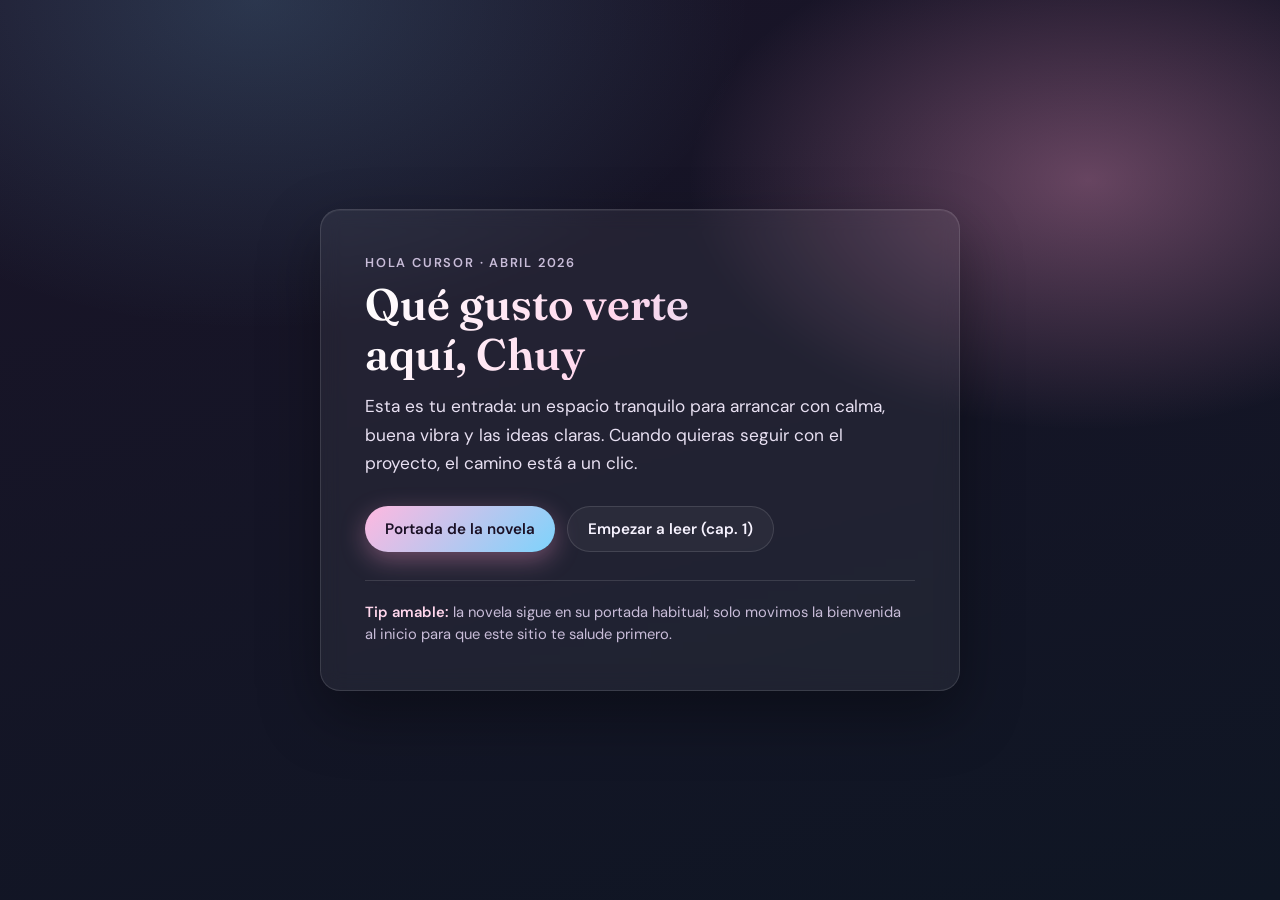
<file: index.html>
<!doctype html>
<html lang="es">
  <head>
    <meta charset="UTF-8" />
    <meta name="viewport" content="width=device-width, initial-scale=1.0" />
    <title>Bienvenido, Chuy</title>
    <meta
      name="description"
      content="Página de bienvenida para Chuy — empezamos con buena energía."
    />
    <link rel="preconnect" href="https://fonts.googleapis.com" />
    <link rel="preconnect" href="https://fonts.gstatic.com" crossorigin />
    <link
      href="https://fonts.googleapis.com/css2?family=DM+Sans:ital,opsz,wght@0,9..40,400;0,9..40,600;0,9..40,700;1,9..40,400&family=Fraunces:ital,opsz,wght@0,9..144,500;0,9..144,600;1,9..144,400&display=swap"
      rel="stylesheet"
    />
    <link rel="stylesheet" href="welcome.css" />
  </head>
  <body>
    <main class="welcome" aria-labelledby="welcome-title">
      <p class="welcome__eyebrow">Hola Cursor · Abril 2026</p>
      <h1 id="welcome-title">Qué gusto verte aquí, Chuy</h1>
      <p class="welcome__lead">
        Esta es tu entrada: un espacio tranquilo para arrancar con calma, buena vibra y las ideas
        claras. Cuando quieras seguir con el proyecto, el camino está a un clic.
      </p>
      <div class="welcome__actions">
        <a class="welcome__btn welcome__btn--primary" href="novela.html">Portada de la novela</a>
        <a class="welcome__btn welcome__btn--ghost" href="capitulo1.html">Empezar a leer (cap. 1)</a>
      </div>
      <p class="welcome__note">
        <span>Tip amable:</span> la novela sigue en su portada habitual; solo movimos la bienvenida al
        inicio para que este sitio te salude primero.
      </p>
    </main>
  </body>
</html>
</file>
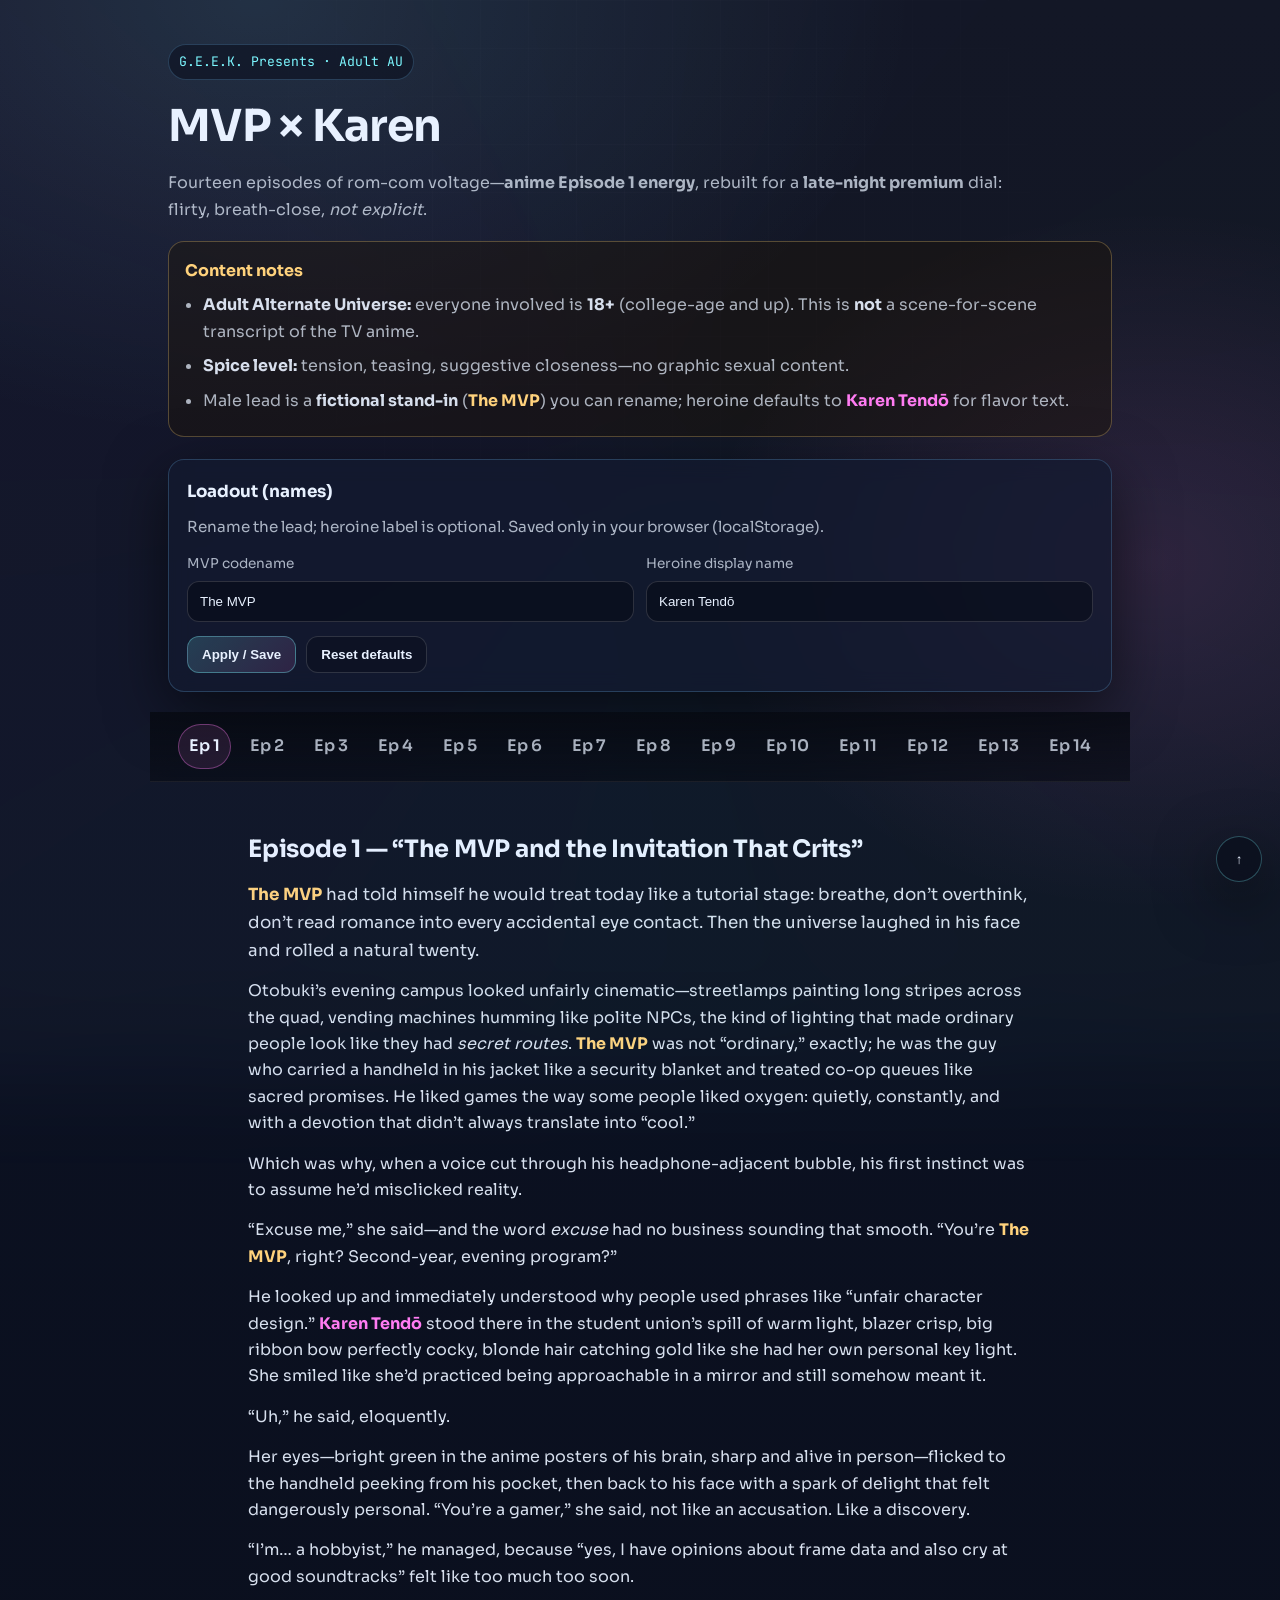
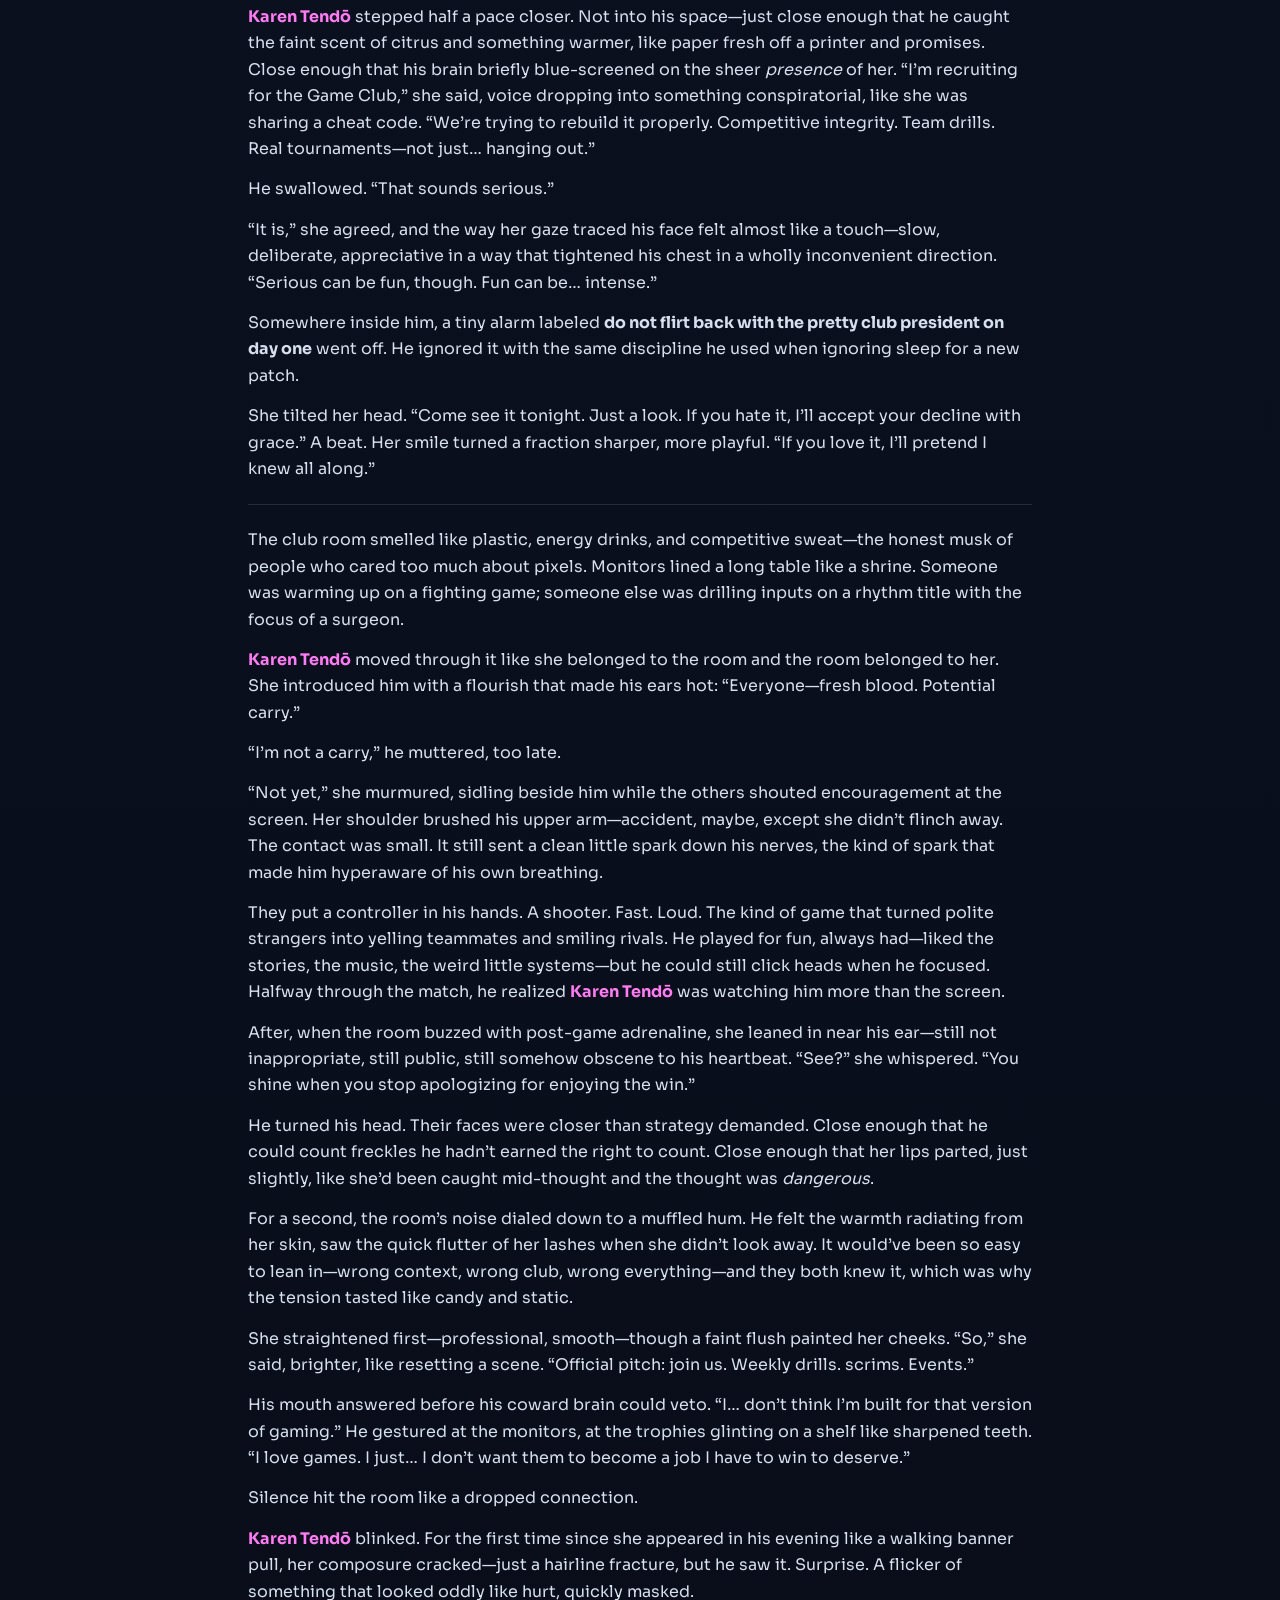
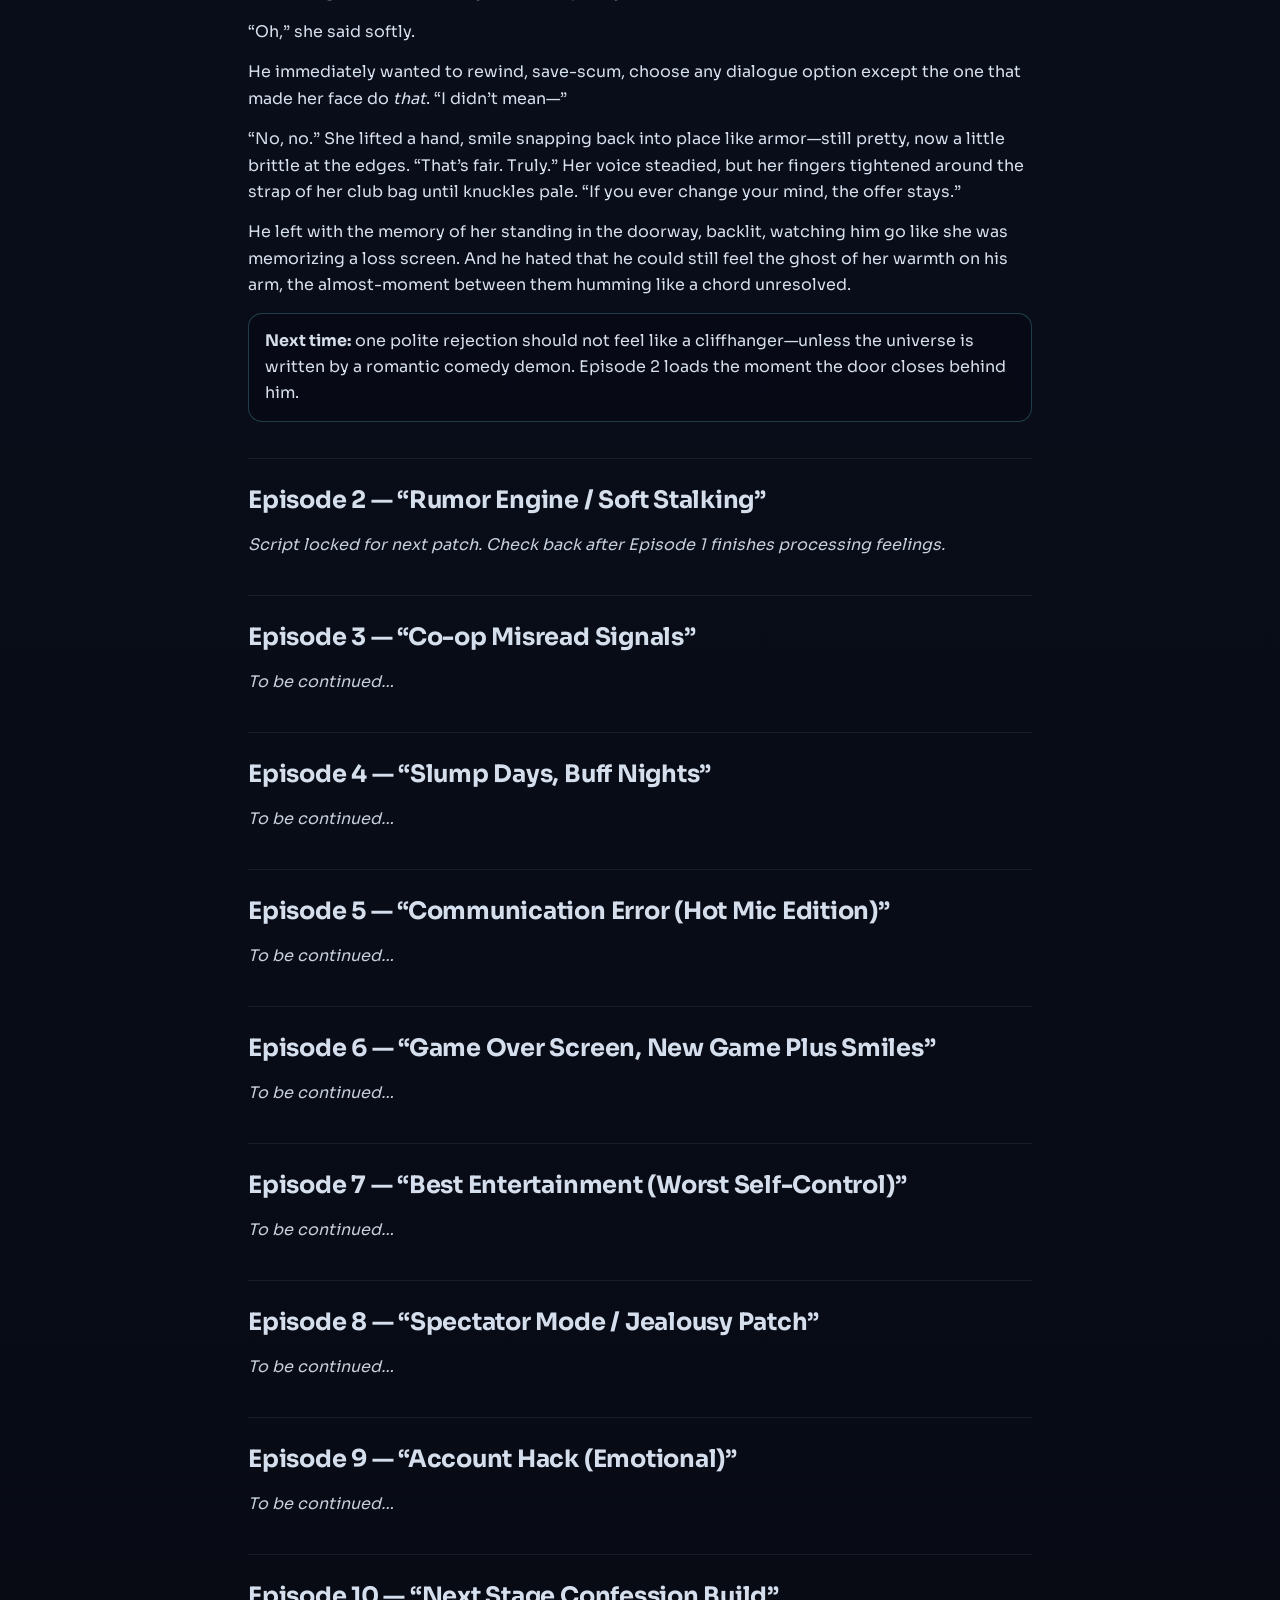
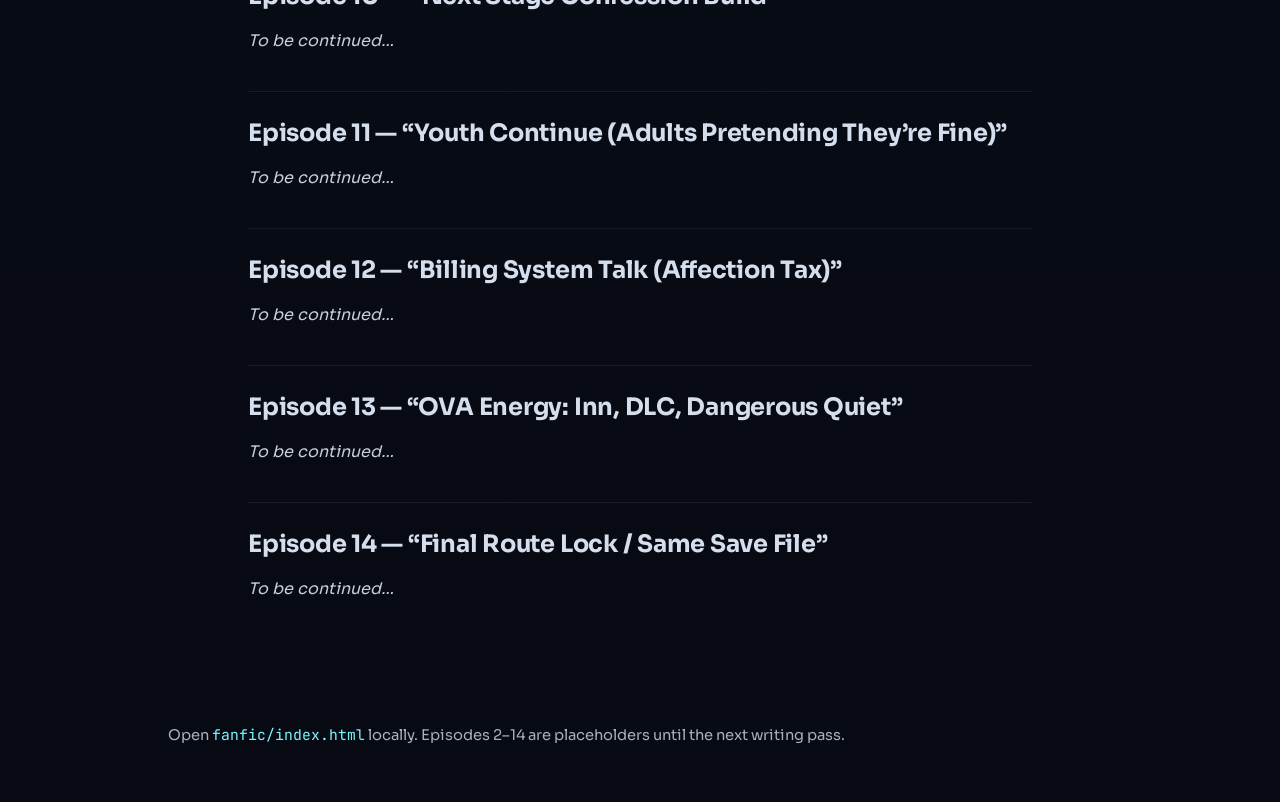
<file: fanfic/index.html>
<!DOCTYPE html>
<html lang="en">
  <head>
    <meta charset="UTF-8" />
    <meta name="viewport" content="width=device-width, initial-scale=1.0" />
    <title>MVP × Karen — 14 Episodes (Adult AU)</title>
    <link rel="stylesheet" href="styles.css" />
    <link rel="preconnect" href="https://fonts.googleapis.com" />
    <link rel="preconnect" href="https://fonts.gstatic.com" crossorigin />
    <link
      href="https://fonts.googleapis.com/css2?family=JetBrains+Mono:wght@400;600&family=Sora:wght@400;600;700&display=swap"
      rel="stylesheet"
    />
  </head>
  <body>
    <div class="bg-grid" aria-hidden="true"></div>
    <div class="bg-glow" aria-hidden="true"></div>

    <header class="site-header">
      <div class="brand">
        <span class="badge">G.E.E.K. Presents · Adult AU</span>
        <h1>MVP × Karen</h1>
        <p class="tagline">
          Fourteen episodes of rom-com voltage—<strong>anime Episode 1 energy</strong>, rebuilt for a
          <strong>late-night premium</strong> dial: flirty, breath-close, <em>not explicit</em>.
        </p>
      </div>

      <section class="notice" aria-label="Content notes">
        <h2>Content notes</h2>
        <ul>
          <li>
            <strong>Adult Alternate Universe:</strong> everyone involved is <strong>18+</strong>
            (college-age and up). This is <strong>not</strong> a scene-for-scene transcript of the TV
            anime.
          </li>
          <li>
            <strong>Spice level:</strong> tension, teasing, suggestive closeness—no graphic sexual
            content.
          </li>
          <li>
            Male lead is a <strong>fictional stand-in</strong> (<span class="name-dad">The MVP</span>)
            you can rename; heroine defaults to <span class="name-waifu">Karen Tendō</span> for flavor
            text.
          </li>
        </ul>
      </section>

      <section class="customizer" aria-label="Story personalization">
        <h2>Loadout (names)</h2>
        <p class="hint">
          Rename the lead; heroine label is optional. Saved only in your browser (localStorage).
        </p>
        <div class="fields">
          <label>
            <span>MVP codename</span>
            <input id="dadName" type="text" maxlength="40" autocomplete="nickname" />
          </label>
          <label>
            <span>Heroine display name</span>
            <input id="waifuName" type="text" maxlength="40" autocomplete="off" />
          </label>
        </div>
        <div class="actions">
          <button id="applyNames" type="button" class="btn primary">Apply / Save</button>
          <button id="resetNames" type="button" class="btn ghost">Reset defaults</button>
        </div>
      </section>
    </header>

    <nav class="toc episodes" aria-label="Episodes">
      <a class="is-current" href="#ep01">Ep 1</a>
      <a href="#ep02">Ep 2</a>
      <a href="#ep03">Ep 3</a>
      <a href="#ep04">Ep 4</a>
      <a href="#ep05">Ep 5</a>
      <a href="#ep06">Ep 6</a>
      <a href="#ep07">Ep 7</a>
      <a href="#ep08">Ep 8</a>
      <a href="#ep09">Ep 9</a>
      <a href="#ep10">Ep 10</a>
      <a href="#ep11">Ep 11</a>
      <a href="#ep12">Ep 12</a>
      <a href="#ep13">Ep 13</a>
      <a href="#ep14">Ep 14</a>
    </nav>

    <main class="story">
      <article id="ep01" class="chapter episode">
        <h2>Episode 1 — “The MVP and the Invitation That Crits”</h2>
        <p class="coldopen">
          <span class="name-dad">The MVP</span> had told himself he would treat today like a
          tutorial stage: breathe, don’t overthink, don’t read romance into every accidental eye
          contact. Then the universe laughed in his face and rolled a natural twenty.
        </p>

        <p>
          Otobuki’s evening campus looked unfairly cinematic—streetlamps painting long stripes
          across the quad, vending machines humming like polite NPCs, the kind of lighting that
          made ordinary people look like they had <em>secret routes</em>.
          <span class="name-dad">The MVP</span> was not “ordinary,” exactly; he was the guy who carried a handheld in his jacket like a
          security blanket and treated co-op queues like sacred promises. He liked games the way
          some people liked oxygen: quietly, constantly, and with a devotion that didn’t always
          translate into “cool.”
        </p>

        <p>
          Which was why, when a voice cut through his headphone-adjacent bubble, his first instinct
          was to assume he’d misclicked reality.
        </p>

        <p>
          “Excuse me,” she said—and the word <em>excuse</em> had no business sounding that smooth.
          “You’re <span class="name-dad">The MVP</span>, right? Second-year, evening program?”
        </p>

        <p>
          He looked up and immediately understood why people used phrases like “unfair character
          design.” <span class="name-waifu">Karen Tendō</span> stood there in the student union’s
          spill of warm light, blazer crisp, big ribbon bow perfectly cocky, blonde hair catching gold like
          she had her own personal key light. She smiled like she’d practiced being approachable in a
          mirror and still somehow meant it.
        </p>

        <p>
          “Uh,” he said, eloquently.
        </p>

        <p>
          Her eyes—bright green in the anime posters of his brain, sharp and alive in person—flicked
          to the handheld peeking from his pocket, then back to his face with a spark of delight that
          felt dangerously personal. “You’re a gamer,” she said, not like an accusation. Like a
          discovery.
        </p>

        <p>
          “I’m… a hobbyist,” he managed, because “yes, I have opinions about frame data and also
          cry at good soundtracks” felt like too much too soon.
        </p>

        <p>
          <span class="name-waifu">Karen</span> stepped half a pace closer. Not into his space—just
          close enough that he caught the faint scent of citrus and something warmer, like paper
          fresh off a printer and promises. Close enough that his brain briefly blue-screened on
          the sheer <em>presence</em> of her. “I’m recruiting for the Game Club,” she said, voice
          dropping into something conspiratorial, like she was sharing a cheat code. “We’re trying
          to rebuild it properly. Competitive integrity. Team drills. Real tournaments—not just…
          hanging out.”
        </p>

        <p>
          He swallowed. “That sounds serious.”
        </p>

        <p>
          “It is,” she agreed, and the way her gaze traced his face felt almost like a touch—slow,
          deliberate, appreciative in a way that tightened his chest in a wholly inconvenient
          direction. “Serious can be fun, though. Fun can be… intense.”
        </p>

        <p>
          Somewhere inside him, a tiny alarm labeled <strong>do not flirt back with the pretty club
          president on day one</strong> went off. He ignored it with the same discipline he used
          when ignoring sleep for a new patch.
        </p>

        <p>
          She tilted her head. “Come see it tonight. Just a look. If you hate it, I’ll accept your
          decline with grace.” A beat. Her smile turned a fraction sharper, more playful. “If you
          love it, I’ll pretend I knew all along.”
        </p>

        <hr class="scene" />

        <p>
          The club room smelled like plastic, energy drinks, and competitive sweat—the honest musk
          of people who cared too much about pixels. Monitors lined a long table like a shrine.
          Someone was warming up on a fighting game; someone else was drilling inputs on a rhythm
          title with the focus of a surgeon.
        </p>

        <p>
          <span class="name-waifu">Karen</span> moved through it like she belonged to the room and
          the room belonged to her. She introduced him with a flourish that made his ears hot:
          “Everyone—fresh blood. Potential carry.”
        </p>

        <p>
          “I’m not a carry,” he muttered, too late.
        </p>

        <p>
          “Not yet,” she murmured, sidling beside him while the others shouted encouragement at the
          screen. Her shoulder brushed his upper arm—accident, maybe, except she didn’t flinch away.
          The contact was small. It still sent a clean little spark down his nerves, the kind of
          spark that made him hyperaware of his own breathing.
        </p>

        <p>
          They put a controller in his hands. A shooter. Fast. Loud. The kind of game that turned
          polite strangers into yelling teammates and smiling rivals. He played for fun, always
          had—liked the stories, the music, the weird little systems—but he could still click heads
          when he focused. Halfway through the match, he realized <span class="name-waifu">Karen</span>
          was watching him more than the screen.
        </p>

        <p>
          After, when the room buzzed with post-game adrenaline, she leaned in near his ear—still
          not inappropriate, still public, still somehow obscene to his heartbeat. “See?” she
          whispered. “You shine when you stop apologizing for enjoying the win.”
        </p>

        <p>
          He turned his head. Their faces were closer than strategy demanded. Close enough that he
          could count freckles he hadn’t earned the right to count. Close enough that her lips
          parted, just slightly, like she’d been caught mid-thought and the thought was <em>dangerous</em>.
        </p>

        <p>
          For a second, the room’s noise dialed down to a muffled hum. He felt the warmth radiating
          from her skin, saw the quick flutter of her lashes when she didn’t look away. It would’ve
          been so easy to lean in—wrong context, wrong club, wrong everything—and they both knew it,
          which was why the tension tasted like candy and static.
        </p>

        <p>
          She straightened first—professional, smooth—though a faint flush painted her cheeks.
          “So,” she said, brighter, like resetting a scene. “Official pitch: join us. Weekly drills.
          scrims. Events.”
        </p>

        <p>
          His mouth answered before his coward brain could veto. “I… don’t think I’m built for that
          version of gaming.” He gestured at the monitors, at the trophies glinting on a shelf like
          sharpened teeth. “I love games. I just… I don’t want them to become a job I have to win to
          deserve.”
        </p>

        <p>
          Silence hit the room like a dropped connection.
        </p>

        <p>
          <span class="name-waifu">Karen</span> blinked. For the first time since she appeared in
          his evening like a walking banner pull, her composure cracked—just a hairline fracture,
          but he saw it. Surprise. A flicker of something that looked oddly like hurt, quickly
          masked.
        </p>

        <p>
          “Oh,” she said softly.
        </p>

        <p>
          He immediately wanted to rewind, save-scum, choose any dialogue option except the one that
          made her face do <em>that</em>. “I didn’t mean—”
        </p>

        <p>
          “No, no.” She lifted a hand, smile snapping back into place like armor—still pretty, now
          a little brittle at the edges. “That’s fair. Truly.” Her voice steadied, but her fingers
          tightened around the strap of her club bag until knuckles pale. “If you ever change your
          mind, the offer stays.”
        </p>

        <p>
          He left with the memory of her standing in the doorway, backlit, watching him go like she
          was memorizing a loss screen. And he hated that he could still feel the ghost of her
          warmth on his arm, the almost-moment between them humming like a chord unresolved.
        </p>

        <p class="stinger">
          <strong>Next time:</strong> one polite rejection should not feel like a cliffhanger—unless
          the universe is written by a romantic comedy demon. Episode 2 loads the moment the door
          closes behind him.
        </p>
      </article>

      <article id="ep02" class="chapter episode stub">
        <h2>Episode 2 — “Rumor Engine / Soft Stalking”</h2>
        <p class="stub-msg">Script locked for next patch. Check back after Episode 1 finishes processing feelings.</p>
      </article>

      <article id="ep03" class="chapter episode stub">
        <h2>Episode 3 — “Co-op Misread Signals”</h2>
        <p class="stub-msg">To be continued…</p>
      </article>

      <article id="ep04" class="chapter episode stub">
        <h2>Episode 4 — “Slump Days, Buff Nights”</h2>
        <p class="stub-msg">To be continued…</p>
      </article>

      <article id="ep05" class="chapter episode stub">
        <h2>Episode 5 — “Communication Error (Hot Mic Edition)”</h2>
        <p class="stub-msg">To be continued…</p>
      </article>

      <article id="ep06" class="chapter episode stub">
        <h2>Episode 6 — “Game Over Screen, New Game Plus Smiles”</h2>
        <p class="stub-msg">To be continued…</p>
      </article>

      <article id="ep07" class="chapter episode stub">
        <h2>Episode 7 — “Best Entertainment (Worst Self-Control)”</h2>
        <p class="stub-msg">To be continued…</p>
      </article>

      <article id="ep08" class="chapter episode stub">
        <h2>Episode 8 — “Spectator Mode / Jealousy Patch”</h2>
        <p class="stub-msg">To be continued…</p>
      </article>

      <article id="ep09" class="chapter episode stub">
        <h2>Episode 9 — “Account Hack (Emotional)”</h2>
        <p class="stub-msg">To be continued…</p>
      </article>

      <article id="ep10" class="chapter episode stub">
        <h2>Episode 10 — “Next Stage Confession Build”</h2>
        <p class="stub-msg">To be continued…</p>
      </article>

      <article id="ep11" class="chapter episode stub">
        <h2>Episode 11 — “Youth Continue (Adults Pretending They’re Fine)”</h2>
        <p class="stub-msg">To be continued…</p>
      </article>

      <article id="ep12" class="chapter episode stub">
        <h2>Episode 12 — “Billing System Talk (Affection Tax)”</h2>
        <p class="stub-msg">To be continued…</p>
      </article>

      <article id="ep13" class="chapter episode stub">
        <h2>Episode 13 — “OVA Energy: Inn, DLC, Dangerous Quiet”</h2>
        <p class="stub-msg">To be continued…</p>
      </article>

      <article id="ep14" class="chapter episode stub">
        <h2>Episode 14 — “Final Route Lock / Same Save File”</h2>
        <p class="stub-msg">To be continued…</p>
      </article>
    </main>

    <footer class="site-footer">
      <p>
        Open <code>fanfic/index.html</code> locally. Episodes 2–14 are placeholders until the next
        writing pass.
      </p>
    </footer>

    <button id="toTop" type="button" class="fab" aria-label="Back to top">↑</button>

    <script src="script.js"></script>
  </body>
</html>
</file>
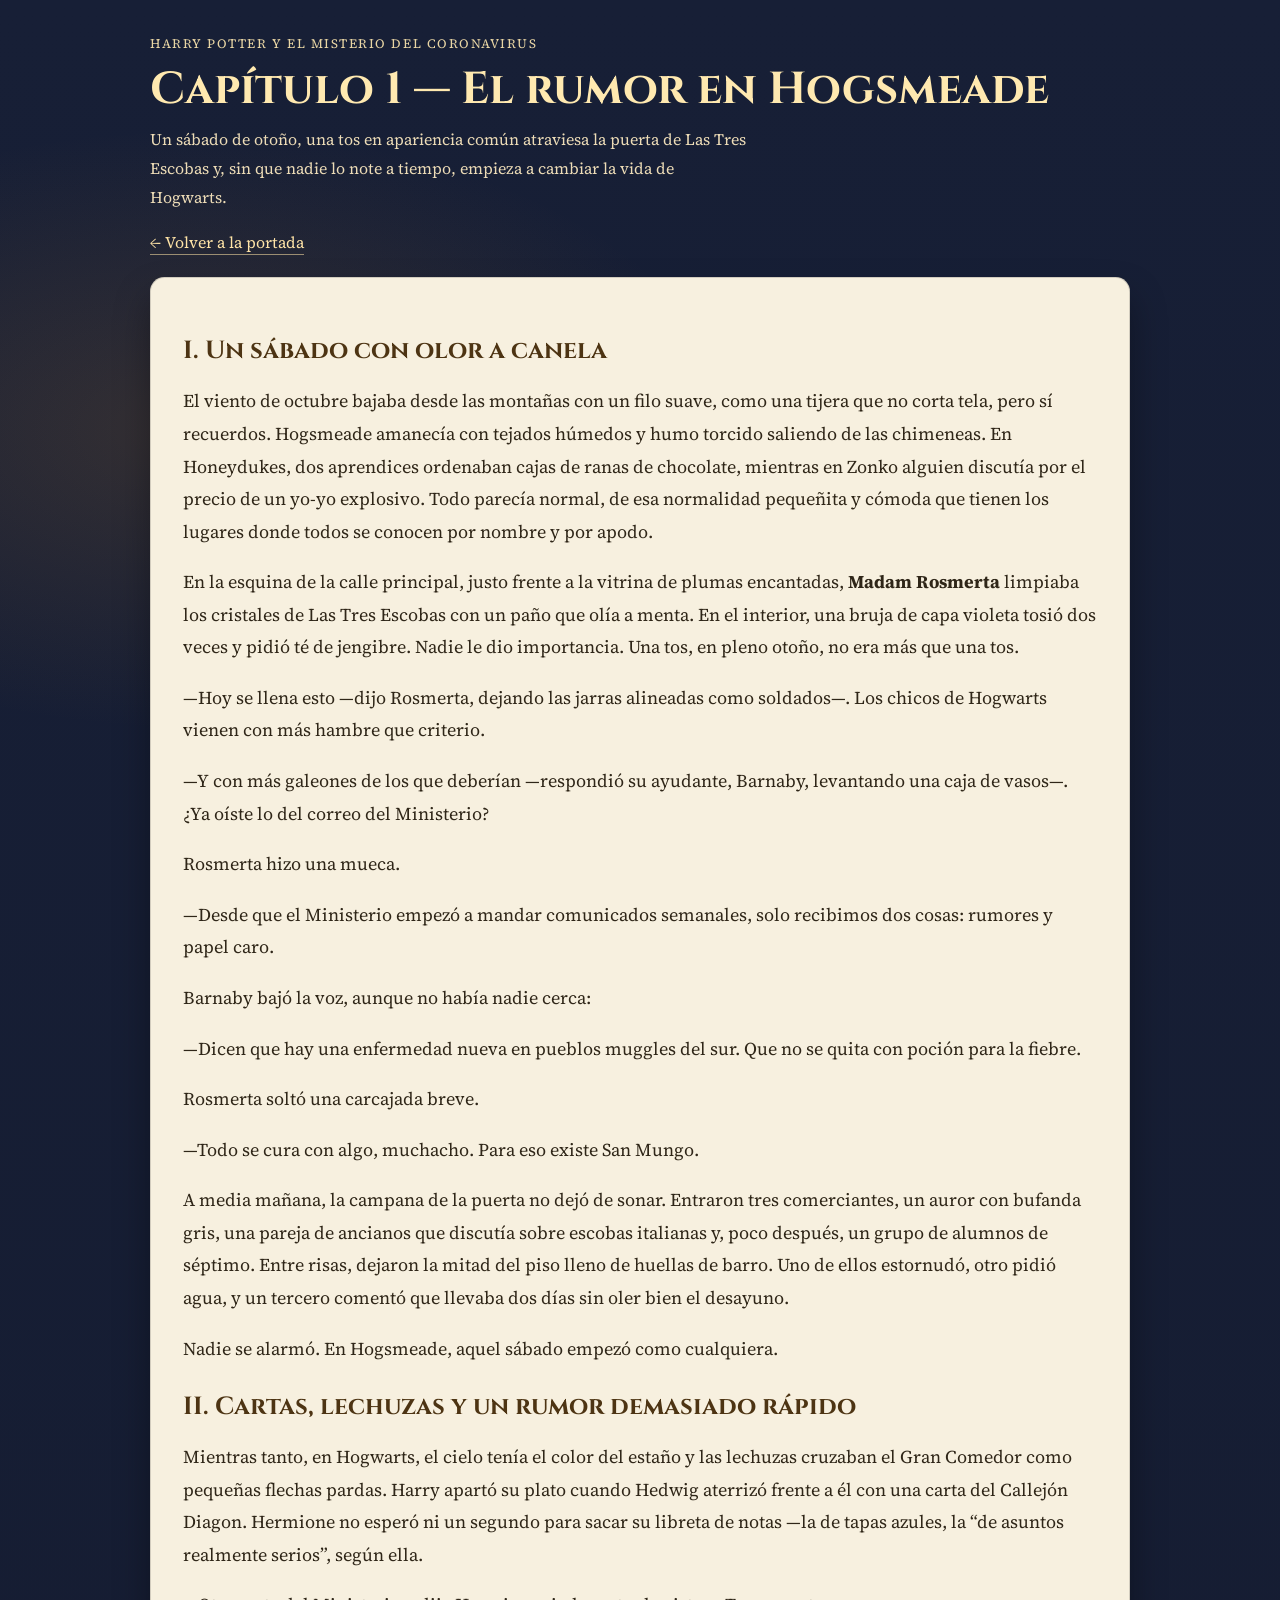
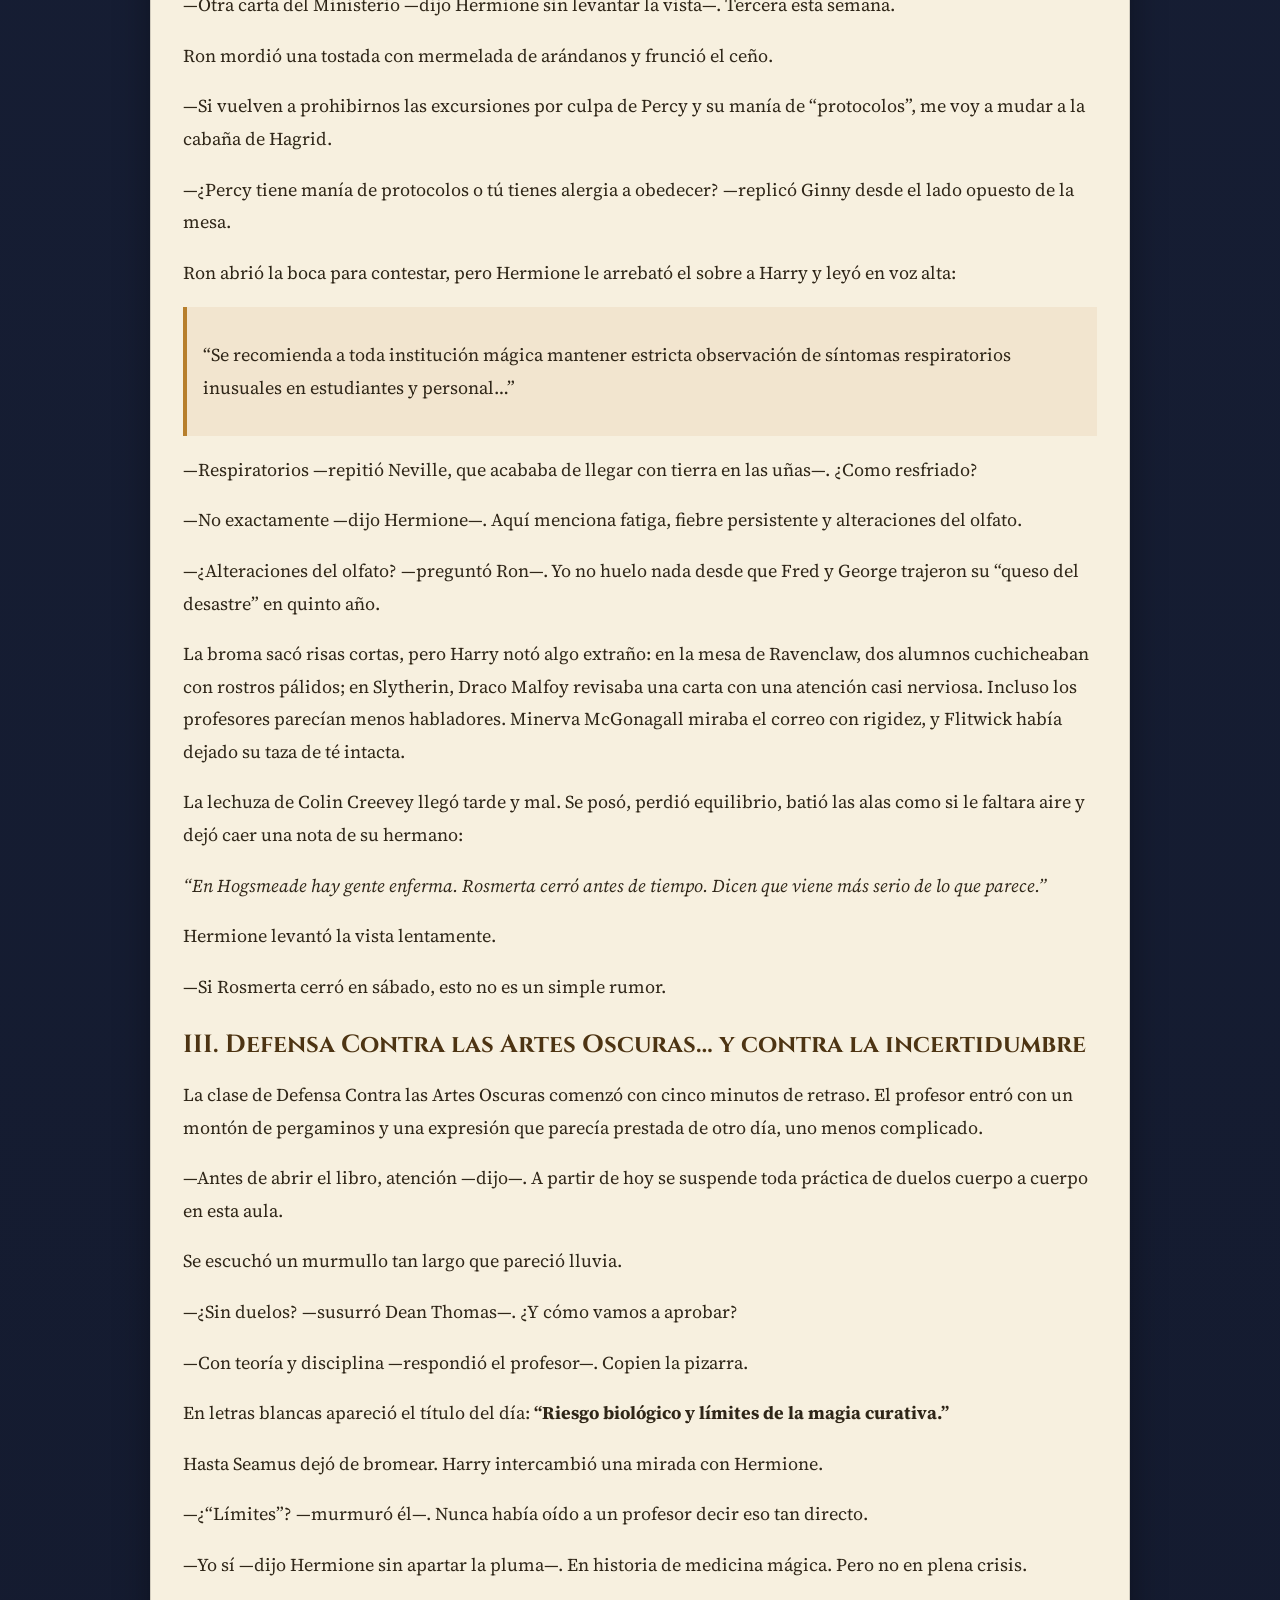
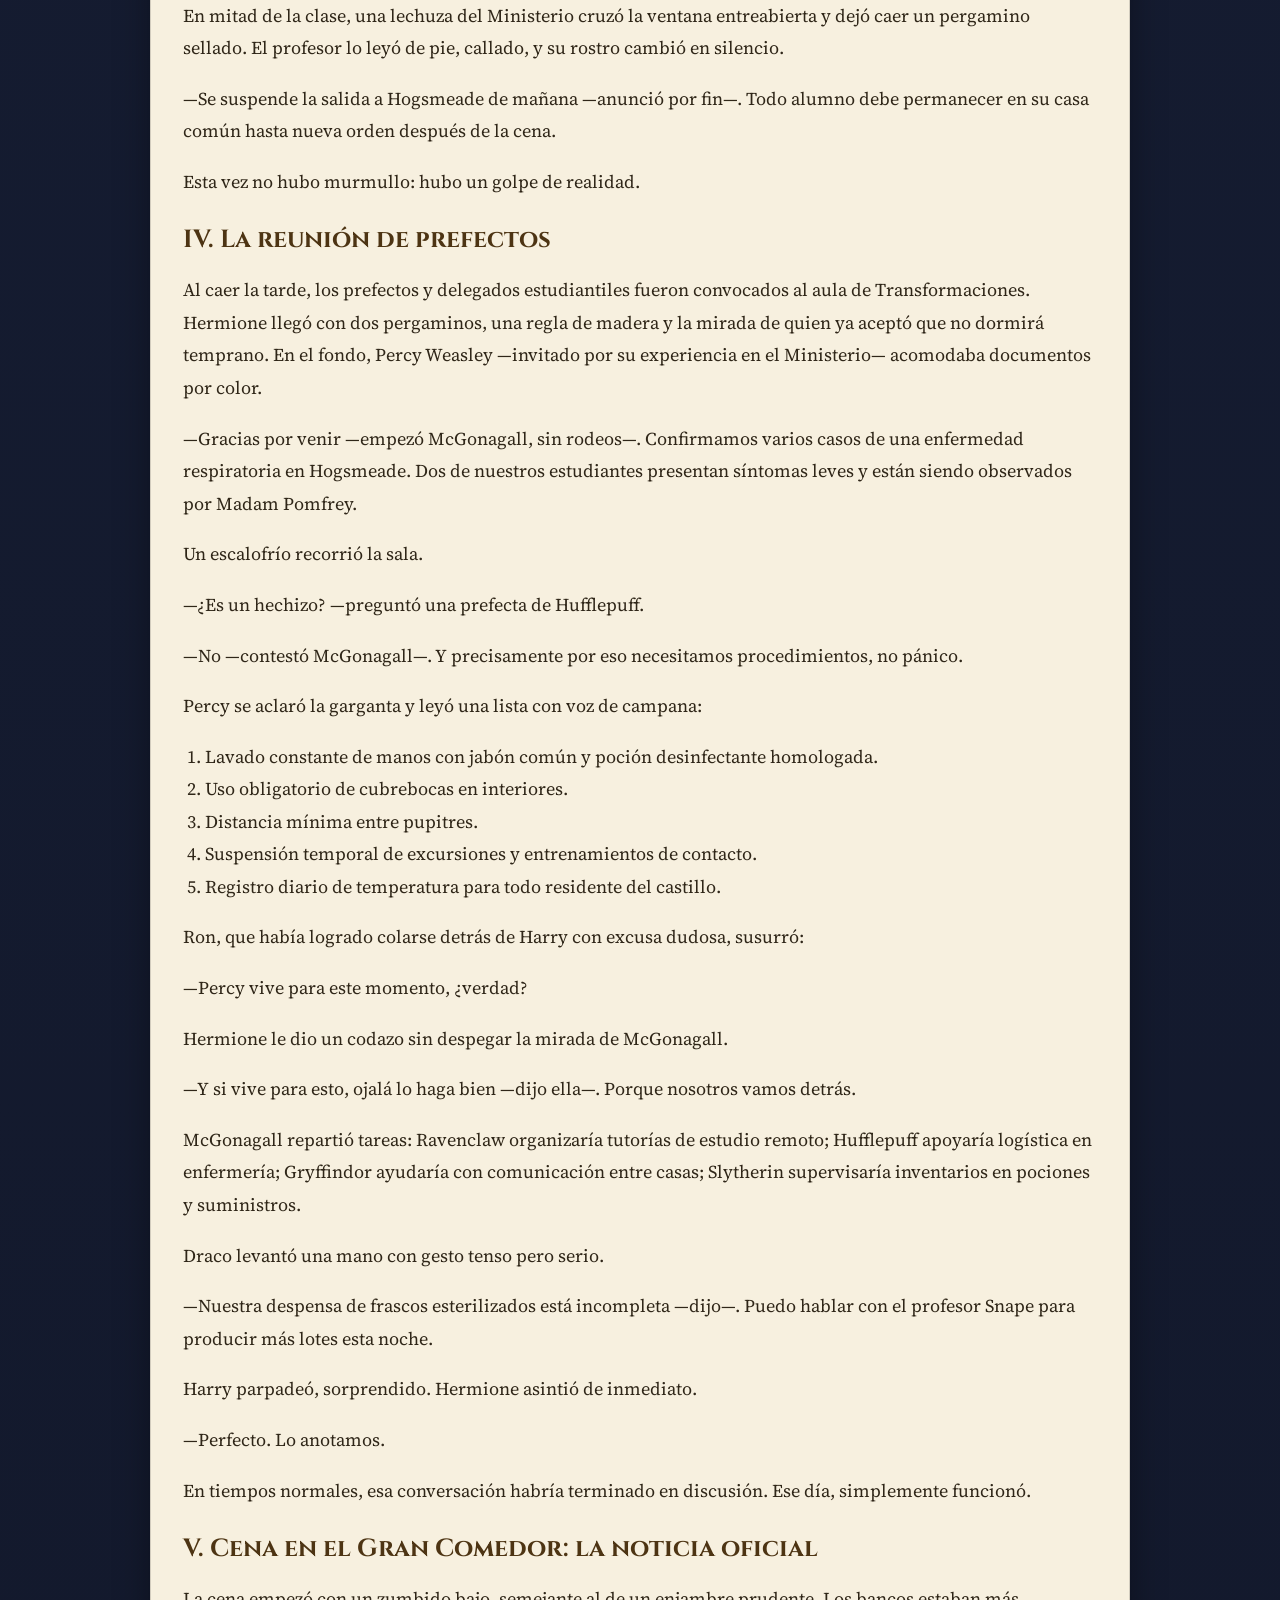
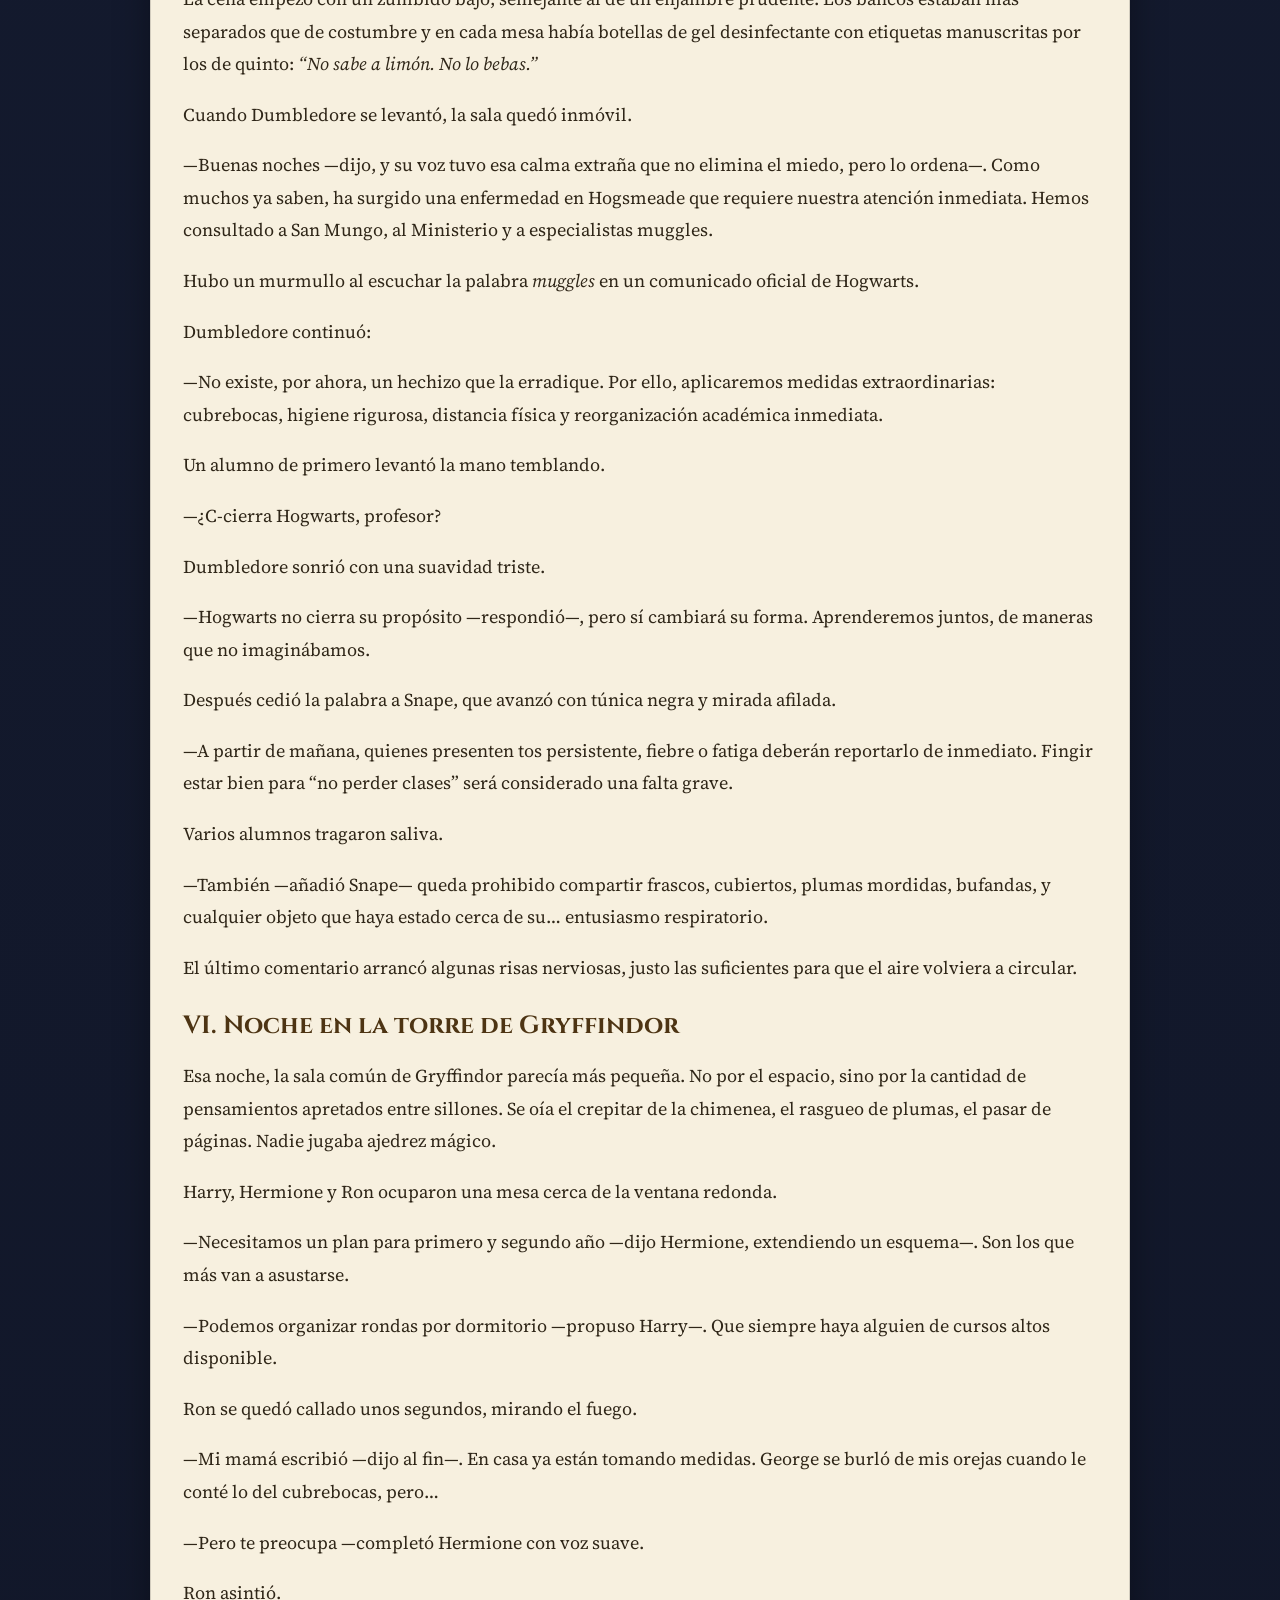
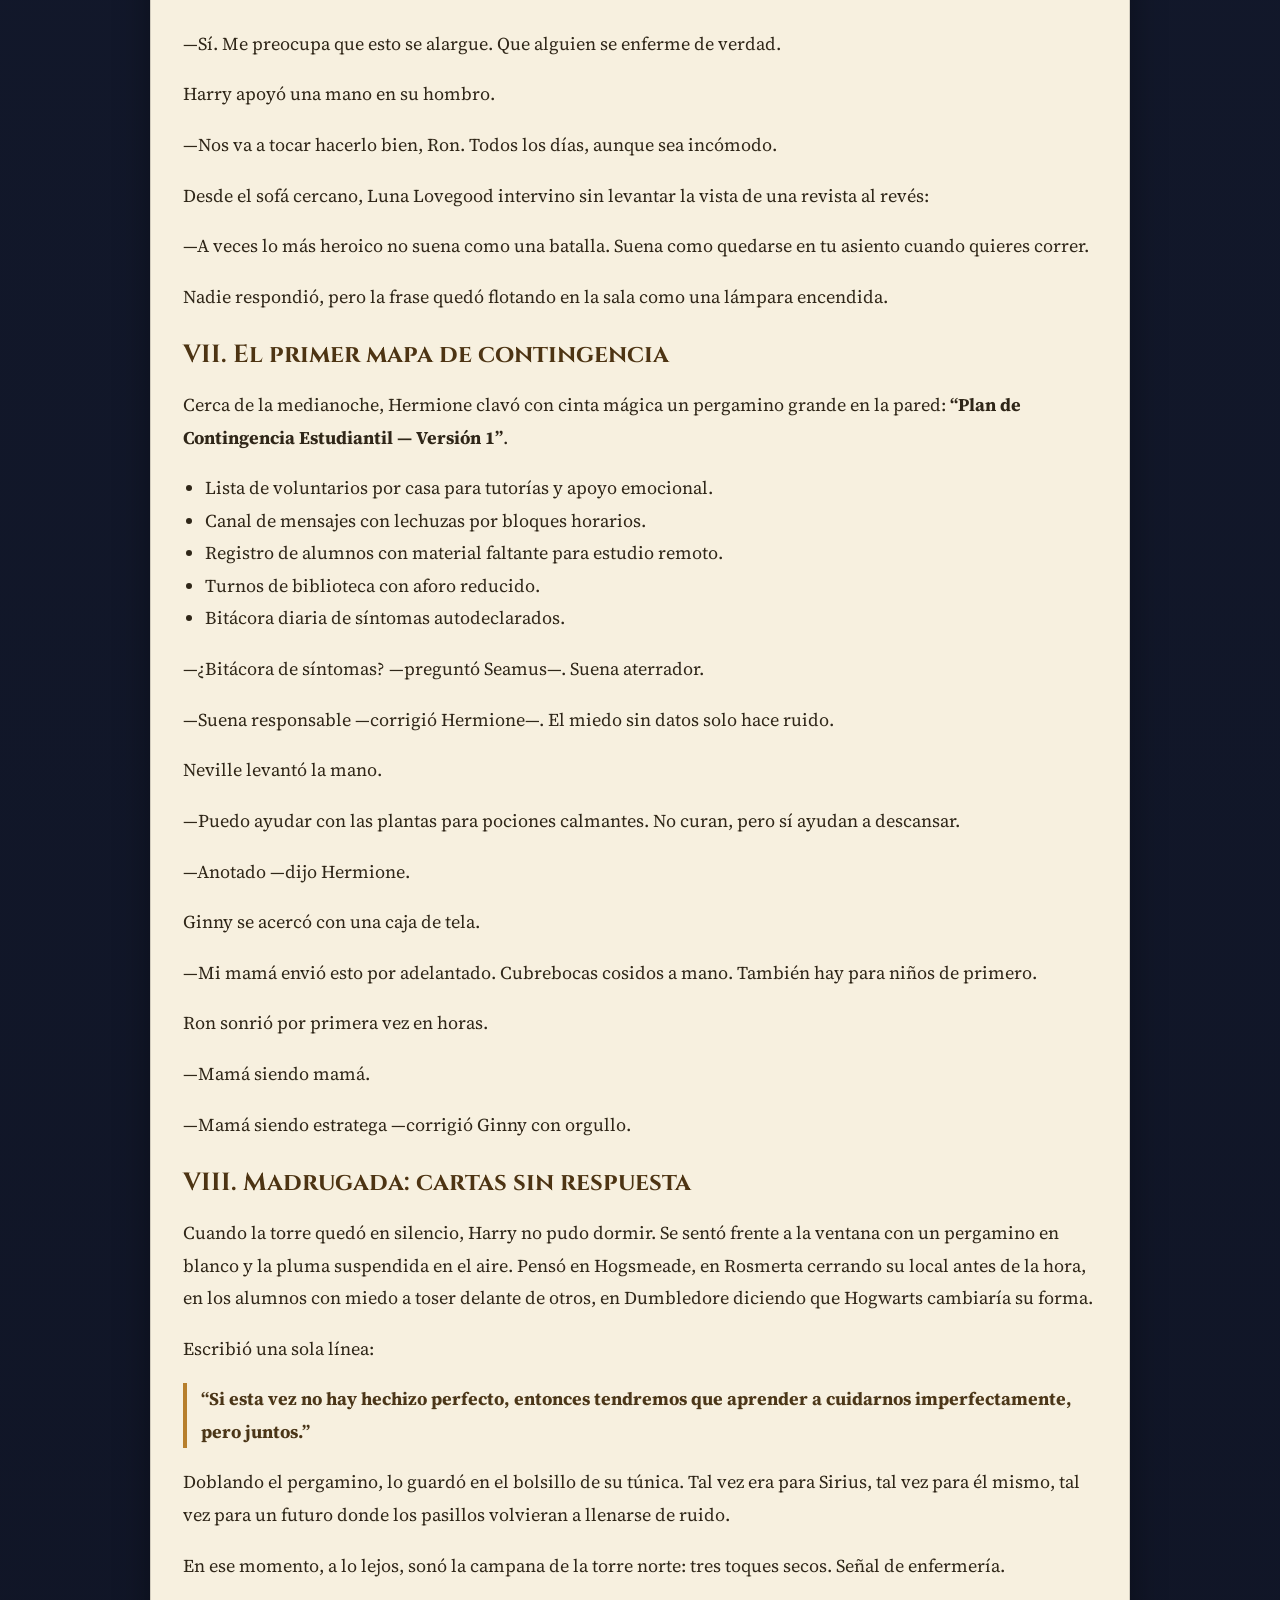
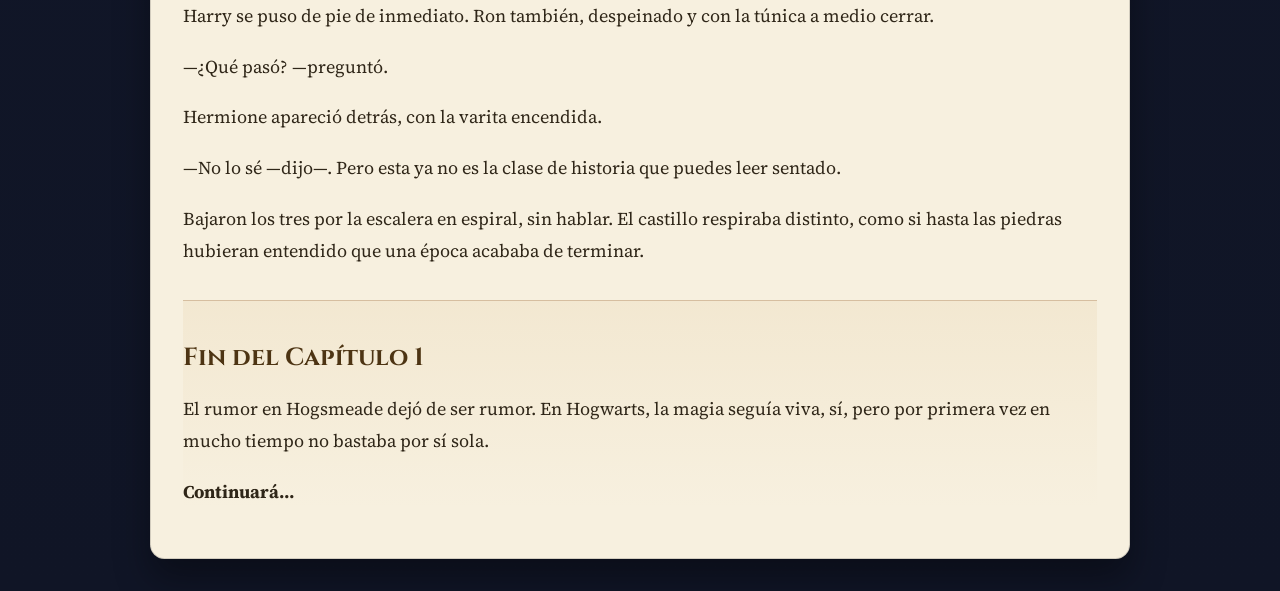
<file: capitulo1.html>
<!doctype html>
<html lang="es">
  <head>
    <meta charset="UTF-8" />
    <meta name="viewport" content="width=device-width, initial-scale=1.0" />
    <title>Capítulo 1 — El rumor en Hogsmeade</title>
    <meta
      name="description"
      content="Capítulo 1 de la novela Harry Potter y el Misterio del Coronavirus."
    />
    <link rel="preconnect" href="https://fonts.googleapis.com" />
    <link rel="preconnect" href="https://fonts.gstatic.com" crossorigin />
    <link
      href="https://fonts.googleapis.com/css2?family=Cinzel:wght@500;700&family=Source+Serif+4:opsz,wght@8..60,400;8..60,600;8..60,700&display=swap"
      rel="stylesheet"
    />
    <link rel="stylesheet" href="capitulo1.css" />
  </head>
  <body>
    <header class="chapter-header">
      <p class="chapter-header__eyebrow">Harry Potter y el Misterio del Coronavirus</p>
      <h1>Capítulo 1 — El rumor en Hogsmeade</h1>
      <p class="chapter-header__lead">
        Un sábado de otoño, una tos en apariencia común atraviesa la puerta de Las Tres Escobas y,
        sin que nadie lo note a tiempo, empieza a cambiar la vida de Hogwarts.
      </p>
      <nav aria-label="Navegación principal">
        <a href="novela.html">← Volver a la portada</a>
      </nav>
    </header>

    <main class="chapter-body">
      <article aria-labelledby="inicio-capitulo">
        <h2 id="inicio-capitulo">I. Un sábado con olor a canela</h2>
        <p>
          El viento de octubre bajaba desde las montañas con un filo suave, como una tijera que no
          corta tela, pero sí recuerdos. Hogsmeade amanecía con tejados húmedos y humo torcido saliendo
          de las chimeneas. En Honeydukes, dos aprendices ordenaban cajas de ranas de chocolate,
          mientras en Zonko alguien discutía por el precio de un yo-yo explosivo. Todo parecía normal,
          de esa normalidad pequeñita y cómoda que tienen los lugares donde todos se conocen por nombre
          y por apodo.
        </p>
        <p>
          En la esquina de la calle principal, justo frente a la vitrina de plumas encantadas,
          <strong>Madam Rosmerta</strong> limpiaba los cristales de Las Tres Escobas con un paño que
          olía a menta. En el interior, una bruja de capa violeta tosió dos veces y pidió té de
          jengibre. Nadie le dio importancia. Una tos, en pleno otoño, no era más que una tos.
        </p>
        <p>
          —Hoy se llena esto —dijo Rosmerta, dejando las jarras alineadas como soldados—. Los chicos de
          Hogwarts vienen con más hambre que criterio.
        </p>
        <p>
          —Y con más galeones de los que deberían —respondió su ayudante, Barnaby, levantando una caja
          de vasos—. ¿Ya oíste lo del correo del Ministerio?
        </p>
        <p>
          Rosmerta hizo una mueca.
        </p>
        <p>
          —Desde que el Ministerio empezó a mandar comunicados semanales, solo recibimos dos cosas:
          rumores y papel caro.
        </p>
        <p>
          Barnaby bajó la voz, aunque no había nadie cerca:
        </p>
        <p>
          —Dicen que hay una enfermedad nueva en pueblos muggles del sur. Que no se quita con poción
          para la fiebre.
        </p>
        <p>
          Rosmerta soltó una carcajada breve.
        </p>
        <p>
          —Todo se cura con algo, muchacho. Para eso existe San Mungo.
        </p>
        <p>
          A media mañana, la campana de la puerta no dejó de sonar. Entraron tres comerciantes, un
          auror con bufanda gris, una pareja de ancianos que discutía sobre escobas italianas y, poco
          después, un grupo de alumnos de séptimo. Entre risas, dejaron la mitad del piso lleno de
          huellas de barro. Uno de ellos estornudó, otro pidió agua, y un tercero comentó que llevaba
          dos días sin oler bien el desayuno.
        </p>
        <p>
          Nadie se alarmó. En Hogsmeade, aquel sábado empezó como cualquiera.
        </p>

        <h2>II. Cartas, lechuzas y un rumor demasiado rápido</h2>
        <p>
          Mientras tanto, en Hogwarts, el cielo tenía el color del estaño y las lechuzas cruzaban el
          Gran Comedor como pequeñas flechas pardas. Harry apartó su plato cuando Hedwig aterrizó frente
          a él con una carta del Callejón Diagon. Hermione no esperó ni un segundo para sacar su libreta
          de notas —la de tapas azules, la “de asuntos realmente serios”, según ella.
        </p>
        <p>
          —Otra carta del Ministerio —dijo Hermione sin levantar la vista—. Tercera esta semana.
        </p>
        <p>
          Ron mordió una tostada con mermelada de arándanos y frunció el ceño.
        </p>
        <p>
          —Si vuelven a prohibirnos las excursiones por culpa de Percy y su manía de “protocolos”, me
          voy a mudar a la cabaña de Hagrid.
        </p>
        <p>
          —¿Percy tiene manía de protocolos o tú tienes alergia a obedecer? —replicó Ginny desde el lado
          opuesto de la mesa.
        </p>
        <p>
          Ron abrió la boca para contestar, pero Hermione le arrebató el sobre a Harry y leyó en voz
          alta:
        </p>
        <blockquote>
          <p>
            “Se recomienda a toda institución mágica mantener estricta observación de síntomas respiratorios
            inusuales en estudiantes y personal…”
          </p>
        </blockquote>
        <p>
          —Respiratorios —repitió Neville, que acababa de llegar con tierra en las uñas—. ¿Como resfriado?
        </p>
        <p>
          —No exactamente —dijo Hermione—. Aquí menciona fatiga, fiebre persistente y alteraciones del
          olfato.
        </p>
        <p>
          —¿Alteraciones del olfato? —preguntó Ron—. Yo no huelo nada desde que Fred y George trajeron su
          “queso del desastre” en quinto año.
        </p>
        <p>
          La broma sacó risas cortas, pero Harry notó algo extraño: en la mesa de Ravenclaw, dos alumnos
          cuchicheaban con rostros pálidos; en Slytherin, Draco Malfoy revisaba una carta con una atención
          casi nerviosa. Incluso los profesores parecían menos habladores. Minerva McGonagall miraba el
          correo con rigidez, y Flitwick había dejado su taza de té intacta.
        </p>
        <p>
          La lechuza de Colin Creevey llegó tarde y mal. Se posó, perdió equilibrio, batió las alas como
          si le faltara aire y dejó caer una nota de su hermano:
        </p>
        <p>
          <em>“En Hogsmeade hay gente enferma. Rosmerta cerró antes de tiempo. Dicen que viene más serio de lo que parece.”</em>
        </p>
        <p>
          Hermione levantó la vista lentamente.
        </p>
        <p>
          —Si Rosmerta cerró en sábado, esto no es un simple rumor.
        </p>

        <h2>III. Defensa Contra las Artes Oscuras… y contra la incertidumbre</h2>
        <p>
          La clase de Defensa Contra las Artes Oscuras comenzó con cinco minutos de retraso. El profesor
          entró con un montón de pergaminos y una expresión que parecía prestada de otro día, uno menos
          complicado.
        </p>
        <p>
          —Antes de abrir el libro, atención —dijo—. A partir de hoy se suspende toda práctica de duelos
          cuerpo a cuerpo en esta aula.
        </p>
        <p>
          Se escuchó un murmullo tan largo que pareció lluvia.
        </p>
        <p>
          —¿Sin duelos? —susurró Dean Thomas—. ¿Y cómo vamos a aprobar?
        </p>
        <p>
          —Con teoría y disciplina —respondió el profesor—. Copien la pizarra.
        </p>
        <p>
          En letras blancas apareció el título del día:
          <strong>“Riesgo biológico y límites de la magia curativa.”</strong>
        </p>
        <p>
          Hasta Seamus dejó de bromear. Harry intercambió una mirada con Hermione.
        </p>
        <p>
          —¿“Límites”? —murmuró él—. Nunca había oído a un profesor decir eso tan directo.
        </p>
        <p>
          —Yo sí —dijo Hermione sin apartar la pluma—. En historia de medicina mágica. Pero no en plena
          crisis.
        </p>
        <p>
          En mitad de la clase, una lechuza del Ministerio cruzó la ventana entreabierta y dejó caer un
          pergamino sellado. El profesor lo leyó de pie, callado, y su rostro cambió en silencio.
        </p>
        <p>
          —Se suspende la salida a Hogsmeade de mañana —anunció por fin—. Todo alumno debe permanecer en
          su casa común hasta nueva orden después de la cena.
        </p>
        <p>
          Esta vez no hubo murmullo: hubo un golpe de realidad.
        </p>

        <h2>IV. La reunión de prefectos</h2>
        <p>
          Al caer la tarde, los prefectos y delegados estudiantiles fueron convocados al aula de
          Transformaciones. Hermione llegó con dos pergaminos, una regla de madera y la mirada de quien
          ya aceptó que no dormirá temprano. En el fondo, Percy Weasley —invitado por su experiencia en
          el Ministerio— acomodaba documentos por color.
        </p>
        <p>
          —Gracias por venir —empezó McGonagall, sin rodeos—. Confirmamos varios casos de una enfermedad
          respiratoria en Hogsmeade. Dos de nuestros estudiantes presentan síntomas leves y están siendo
          observados por Madam Pomfrey.
        </p>
        <p>
          Un escalofrío recorrió la sala.
        </p>
        <p>
          —¿Es un hechizo? —preguntó una prefecta de Hufflepuff.
        </p>
        <p>
          —No —contestó McGonagall—. Y precisamente por eso necesitamos procedimientos, no pánico.
        </p>
        <p>
          Percy se aclaró la garganta y leyó una lista con voz de campana:
        </p>
        <ol>
          <li>Lavado constante de manos con jabón común y poción desinfectante homologada.</li>
          <li>Uso obligatorio de cubrebocas en interiores.</li>
          <li>Distancia mínima entre pupitres.</li>
          <li>Suspensión temporal de excursiones y entrenamientos de contacto.</li>
          <li>Registro diario de temperatura para todo residente del castillo.</li>
        </ol>
        <p>
          Ron, que había logrado colarse detrás de Harry con excusa dudosa, susurró:
        </p>
        <p>
          —Percy vive para este momento, ¿verdad?
        </p>
        <p>
          Hermione le dio un codazo sin despegar la mirada de McGonagall.
        </p>
        <p>
          —Y si vive para esto, ojalá lo haga bien —dijo ella—. Porque nosotros vamos detrás.
        </p>
        <p>
          McGonagall repartió tareas: Ravenclaw organizaría tutorías de estudio remoto; Hufflepuff apoyaría
          logística en enfermería; Gryffindor ayudaría con comunicación entre casas; Slytherin supervisaría
          inventarios en pociones y suministros.
        </p>
        <p>
          Draco levantó una mano con gesto tenso pero serio.
        </p>
        <p>
          —Nuestra despensa de frascos esterilizados está incompleta —dijo—. Puedo hablar con el profesor
          Snape para producir más lotes esta noche.
        </p>
        <p>
          Harry parpadeó, sorprendido. Hermione asintió de inmediato.
        </p>
        <p>
          —Perfecto. Lo anotamos.
        </p>
        <p>
          En tiempos normales, esa conversación habría terminado en discusión. Ese día, simplemente
          funcionó.
        </p>

        <h2>V. Cena en el Gran Comedor: la noticia oficial</h2>
        <p>
          La cena empezó con un zumbido bajo, semejante al de un enjambre prudente. Los bancos estaban
          más separados que de costumbre y en cada mesa había botellas de gel desinfectante con etiquetas
          manuscritas por los de quinto: <em>“No sabe a limón. No lo bebas.”</em>
        </p>
        <p>
          Cuando Dumbledore se levantó, la sala quedó inmóvil.
        </p>
        <p>
          —Buenas noches —dijo, y su voz tuvo esa calma extraña que no elimina el miedo, pero lo ordena—.
          Como muchos ya saben, ha surgido una enfermedad en Hogsmeade que requiere nuestra atención
          inmediata. Hemos consultado a San Mungo, al Ministerio y a especialistas muggles.
        </p>
        <p>
          Hubo un murmullo al escuchar la palabra <em>muggles</em> en un comunicado oficial de Hogwarts.
        </p>
        <p>
          Dumbledore continuó:
        </p>
        <p>
          —No existe, por ahora, un hechizo que la erradique. Por ello, aplicaremos medidas extraordinarias:
          cubrebocas, higiene rigurosa, distancia física y reorganización académica inmediata.
        </p>
        <p>
          Un alumno de primero levantó la mano temblando.
        </p>
        <p>
          —¿C-cierra Hogwarts, profesor?
        </p>
        <p>
          Dumbledore sonrió con una suavidad triste.
        </p>
        <p>
          —Hogwarts no cierra su propósito —respondió—, pero sí cambiará su forma. Aprenderemos juntos, de
          maneras que no imaginábamos.
        </p>
        <p>
          Después cedió la palabra a Snape, que avanzó con túnica negra y mirada afilada.
        </p>
        <p>
          —A partir de mañana, quienes presenten tos persistente, fiebre o fatiga deberán reportarlo de
          inmediato. Fingir estar bien para “no perder clases” será considerado una falta grave.
        </p>
        <p>
          Varios alumnos tragaron saliva.
        </p>
        <p>
          —También —añadió Snape— queda prohibido compartir frascos, cubiertos, plumas mordidas, bufandas,
          y cualquier objeto que haya estado cerca de su… entusiasmo respiratorio.
        </p>
        <p>
          El último comentario arrancó algunas risas nerviosas, justo las suficientes para que el aire
          volviera a circular.
        </p>

        <h2>VI. Noche en la torre de Gryffindor</h2>
        <p>
          Esa noche, la sala común de Gryffindor parecía más pequeña. No por el espacio, sino por la
          cantidad de pensamientos apretados entre sillones. Se oía el crepitar de la chimenea, el rasgueo
          de plumas, el pasar de páginas. Nadie jugaba ajedrez mágico.
        </p>
        <p>
          Harry, Hermione y Ron ocuparon una mesa cerca de la ventana redonda.
        </p>
        <p>
          —Necesitamos un plan para primero y segundo año —dijo Hermione, extendiendo un esquema—. Son los
          que más van a asustarse.
        </p>
        <p>
          —Podemos organizar rondas por dormitorio —propuso Harry—. Que siempre haya alguien de cursos altos
          disponible.
        </p>
        <p>
          Ron se quedó callado unos segundos, mirando el fuego.
        </p>
        <p>
          —Mi mamá escribió —dijo al fin—. En casa ya están tomando medidas. George se burló de mis orejas
          cuando le conté lo del cubrebocas, pero…
        </p>
        <p>
          —Pero te preocupa —completó Hermione con voz suave.
        </p>
        <p>
          Ron asintió.
        </p>
        <p>
          —Sí. Me preocupa que esto se alargue. Que alguien se enferme de verdad.
        </p>
        <p>
          Harry apoyó una mano en su hombro.
        </p>
        <p>
          —Nos va a tocar hacerlo bien, Ron. Todos los días, aunque sea incómodo.
        </p>
        <p>
          Desde el sofá cercano, Luna Lovegood intervino sin levantar la vista de una revista al revés:
        </p>
        <p>
          —A veces lo más heroico no suena como una batalla. Suena como quedarse en tu asiento cuando quieres
          correr.
        </p>
        <p>
          Nadie respondió, pero la frase quedó flotando en la sala como una lámpara encendida.
        </p>

        <h2>VII. El primer mapa de contingencia</h2>
        <p>
          Cerca de la medianoche, Hermione clavó con cinta mágica un pergamino grande en la pared:
          <strong>“Plan de Contingencia Estudiantil — Versión 1”</strong>.
        </p>
        <ul>
          <li>Lista de voluntarios por casa para tutorías y apoyo emocional.</li>
          <li>Canal de mensajes con lechuzas por bloques horarios.</li>
          <li>Registro de alumnos con material faltante para estudio remoto.</li>
          <li>Turnos de biblioteca con aforo reducido.</li>
          <li>Bitácora diaria de síntomas autodeclarados.</li>
        </ul>
        <p>
          —¿Bitácora de síntomas? —preguntó Seamus—. Suena aterrador.
        </p>
        <p>
          —Suena responsable —corrigió Hermione—. El miedo sin datos solo hace ruido.
        </p>
        <p>
          Neville levantó la mano.
        </p>
        <p>
          —Puedo ayudar con las plantas para pociones calmantes. No curan, pero sí ayudan a descansar.
        </p>
        <p>
          —Anotado —dijo Hermione.
        </p>
        <p>
          Ginny se acercó con una caja de tela.
        </p>
        <p>
          —Mi mamá envió esto por adelantado. Cubrebocas cosidos a mano. También hay para niños de primero.
        </p>
        <p>
          Ron sonrió por primera vez en horas.
        </p>
        <p>
          —Mamá siendo mamá.
        </p>
        <p>
          —Mamá siendo estratega —corrigió Ginny con orgullo.
        </p>

        <h2>VIII. Madrugada: cartas sin respuesta</h2>
        <p>
          Cuando la torre quedó en silencio, Harry no pudo dormir. Se sentó frente a la ventana con un
          pergamino en blanco y la pluma suspendida en el aire. Pensó en Hogsmeade, en Rosmerta cerrando
          su local antes de la hora, en los alumnos con miedo a toser delante de otros, en Dumbledore
          diciendo que Hogwarts cambiaría su forma.
        </p>
        <p>
          Escribió una sola línea:
        </p>
        <p class="quote-line">
          “Si esta vez no hay hechizo perfecto, entonces tendremos que aprender a cuidarnos imperfectamente,
          pero juntos.”
        </p>
        <p>
          Doblando el pergamino, lo guardó en el bolsillo de su túnica. Tal vez era para Sirius, tal vez
          para él mismo, tal vez para un futuro donde los pasillos volvieran a llenarse de ruido.
        </p>
        <p>
          En ese momento, a lo lejos, sonó la campana de la torre norte: tres toques secos. Señal de
          enfermería.
        </p>
        <p>
          Harry se puso de pie de inmediato. Ron también, despeinado y con la túnica a medio cerrar.
        </p>
        <p>
          —¿Qué pasó? —preguntó.
        </p>
        <p>
          Hermione apareció detrás, con la varita encendida.
        </p>
        <p>
          —No lo sé —dijo—. Pero esta ya no es la clase de historia que puedes leer sentado.
        </p>
        <p>
          Bajaron los tres por la escalera en espiral, sin hablar. El castillo respiraba distinto, como si
          hasta las piedras hubieran entendido que una época acababa de terminar.
        </p>

        <section class="chapter-close" aria-label="Cierre del capítulo">
          <h2>Fin del Capítulo 1</h2>
          <p>
            El rumor en Hogsmeade dejó de ser rumor. En Hogwarts, la magia seguía viva, sí, pero por primera
            vez en mucho tiempo no bastaba por sí sola.
          </p>
          <p><strong>Continuará…</strong></p>
        </section>
      </article>
    </main>
  </body>
</html>
</file>
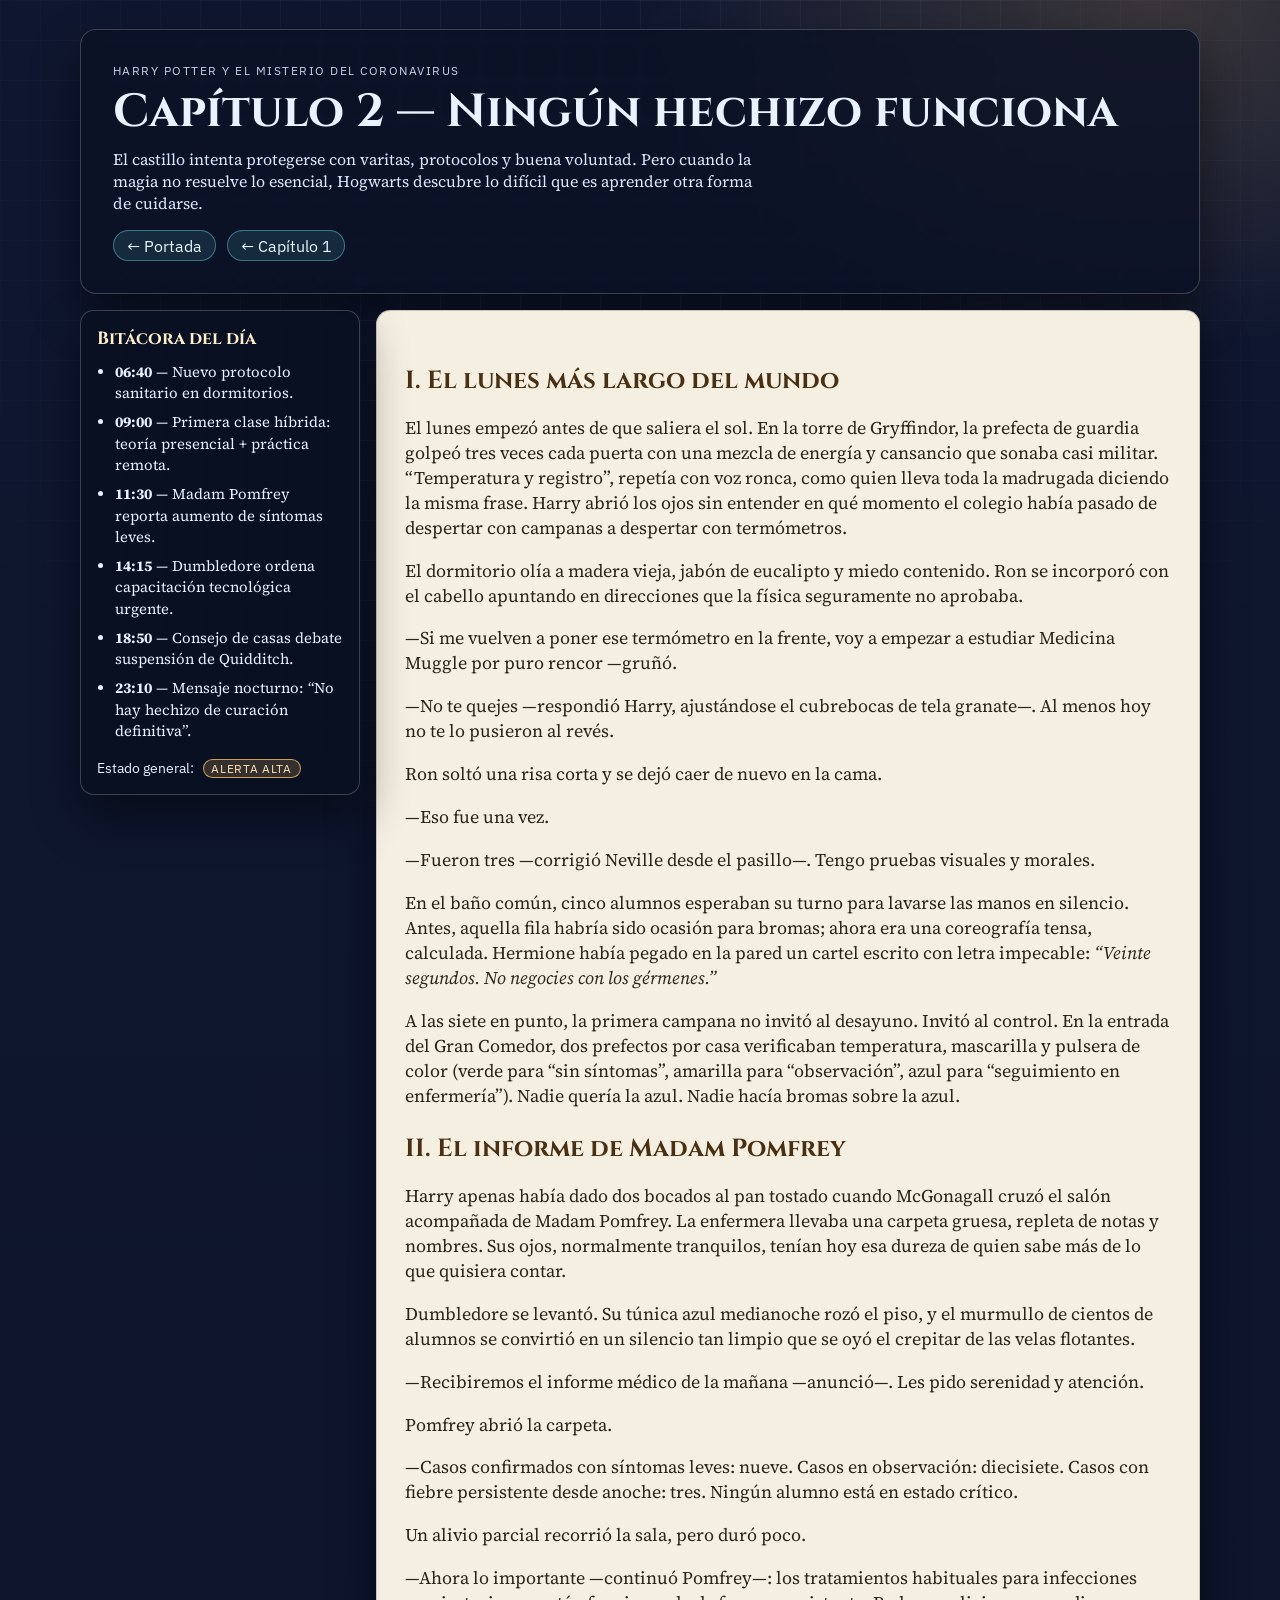
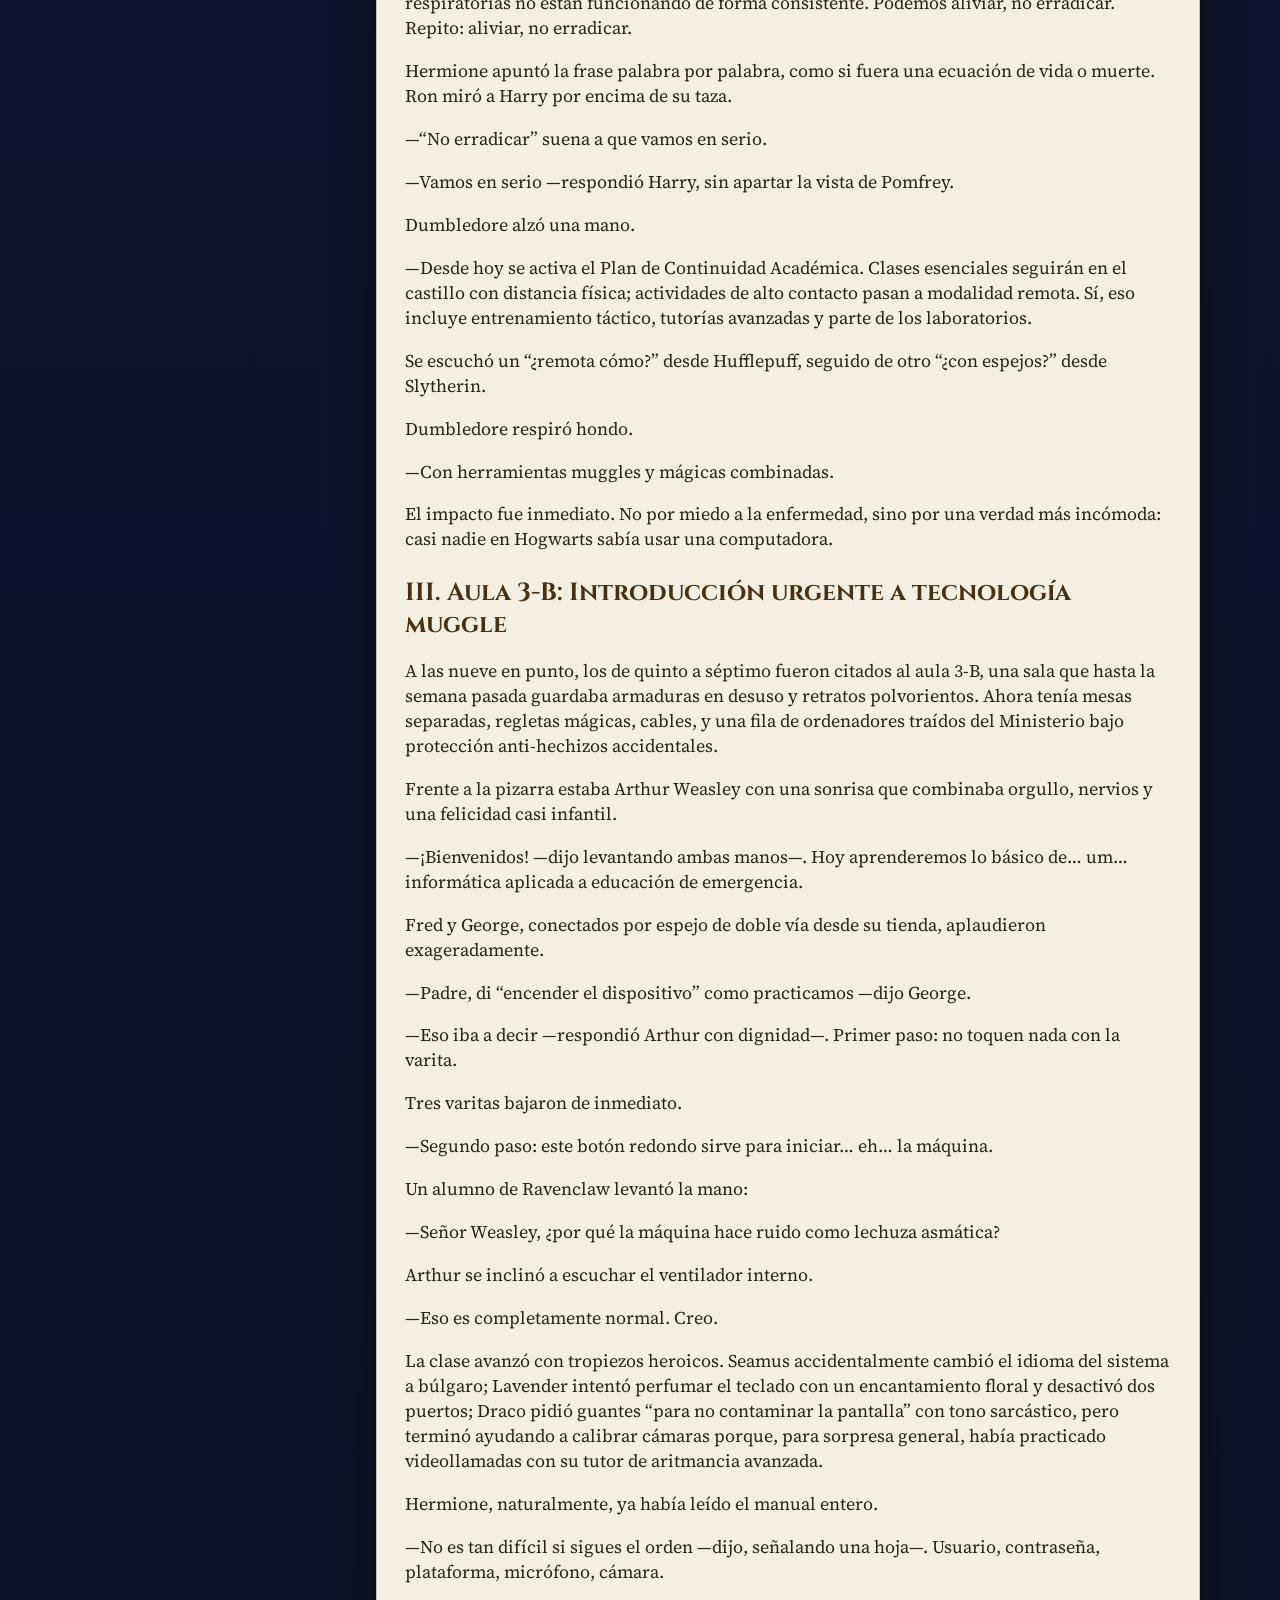
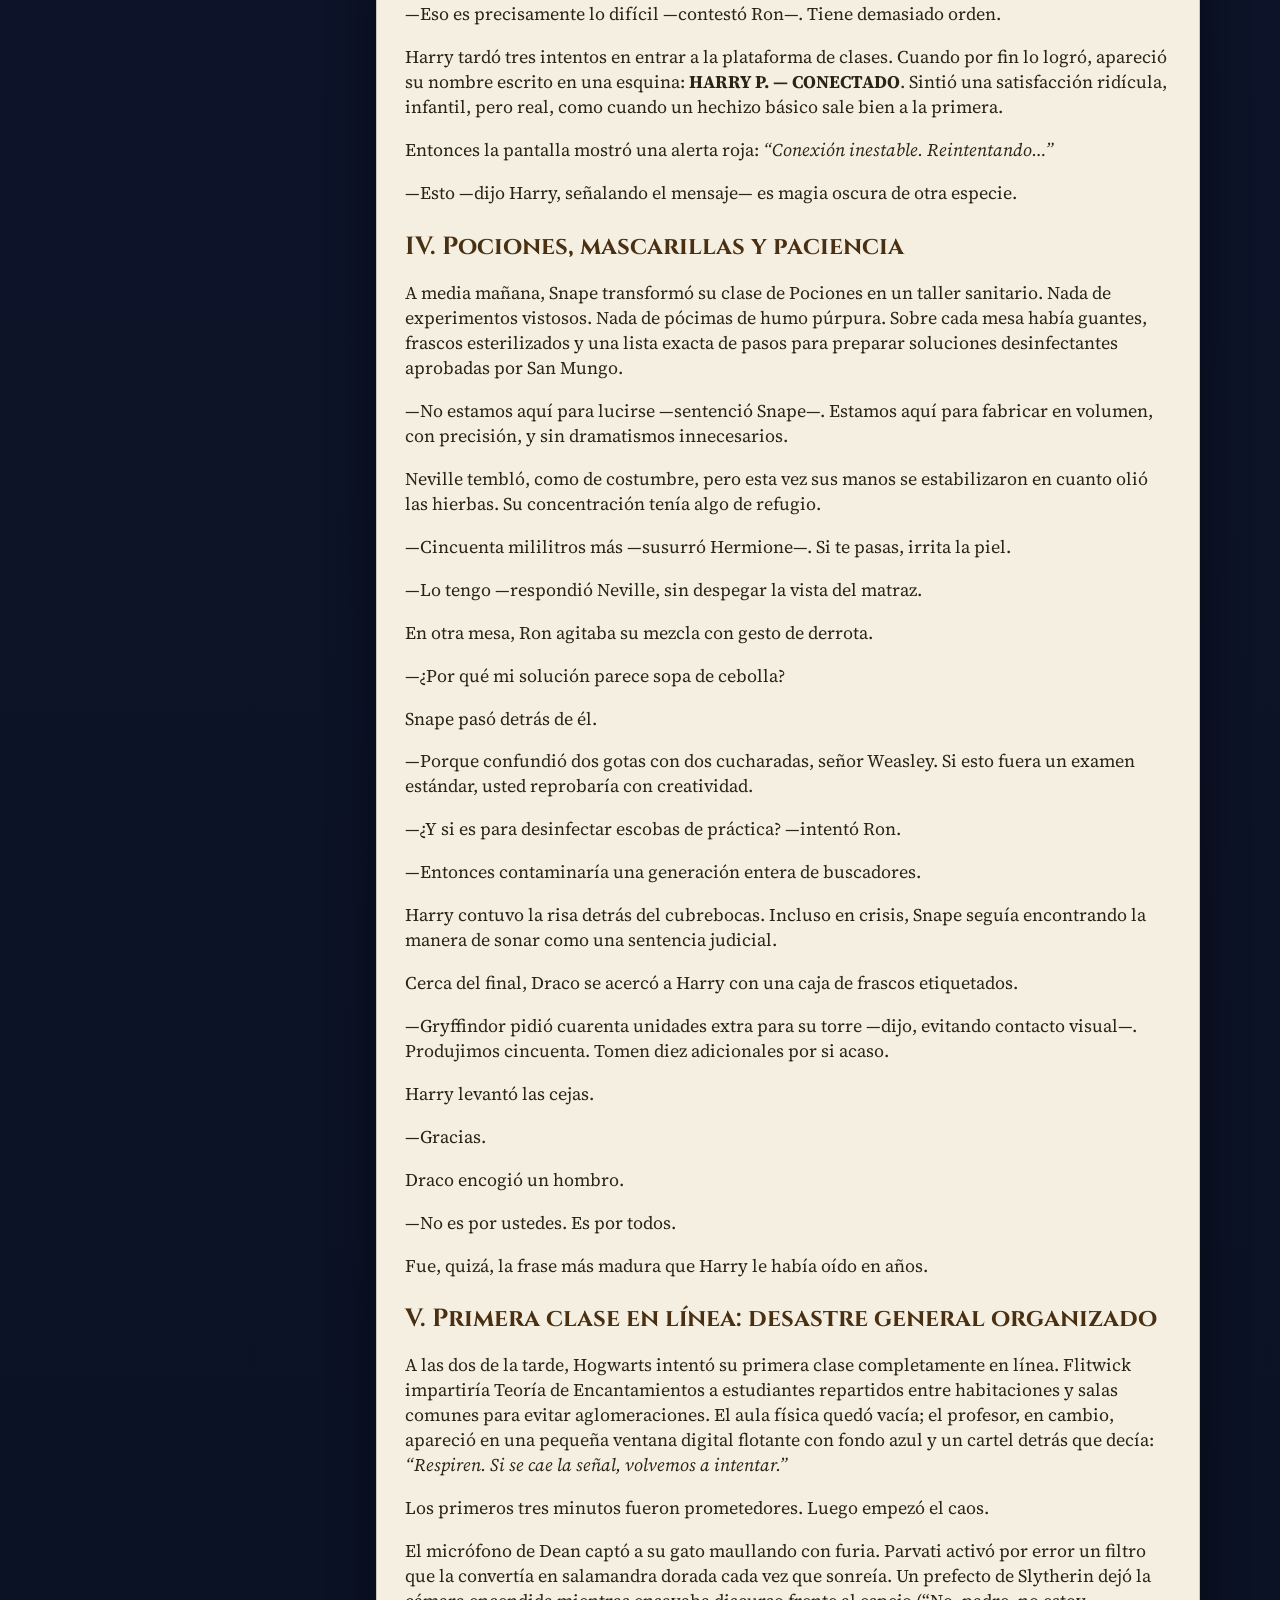
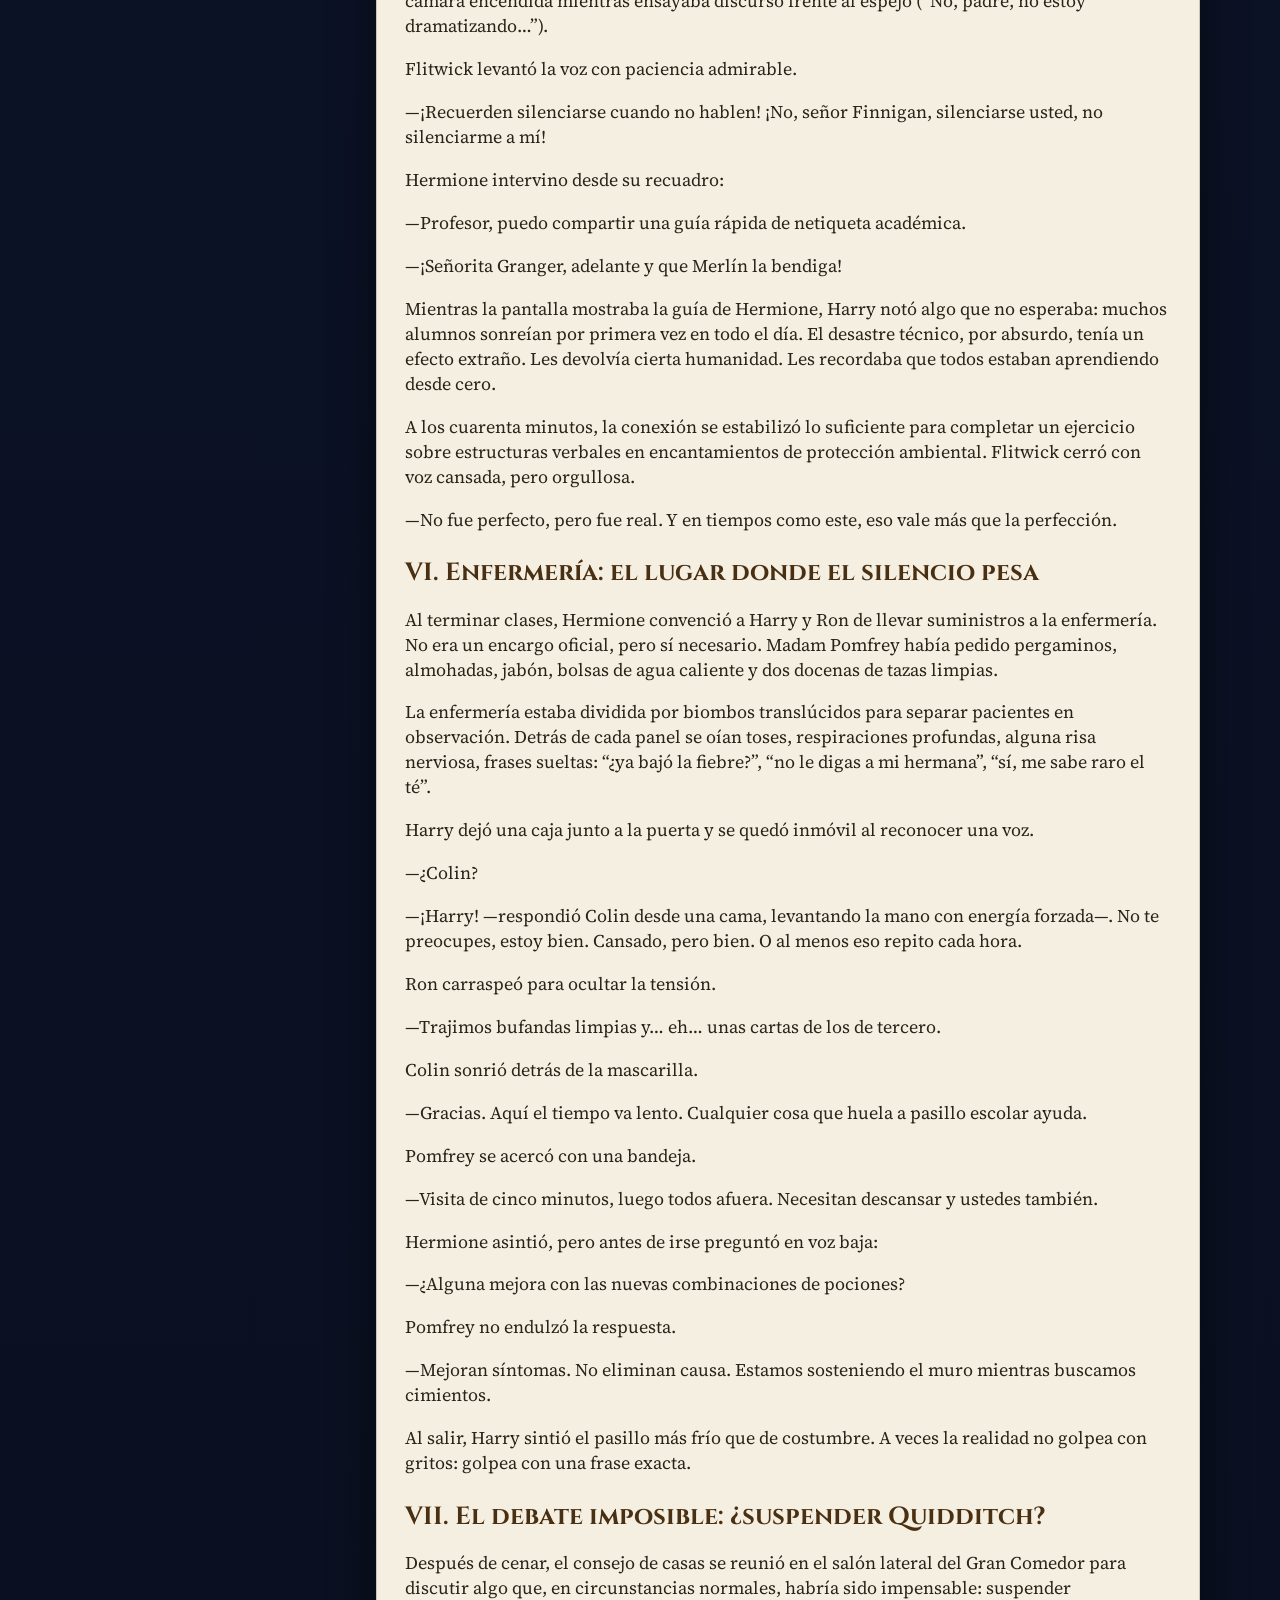
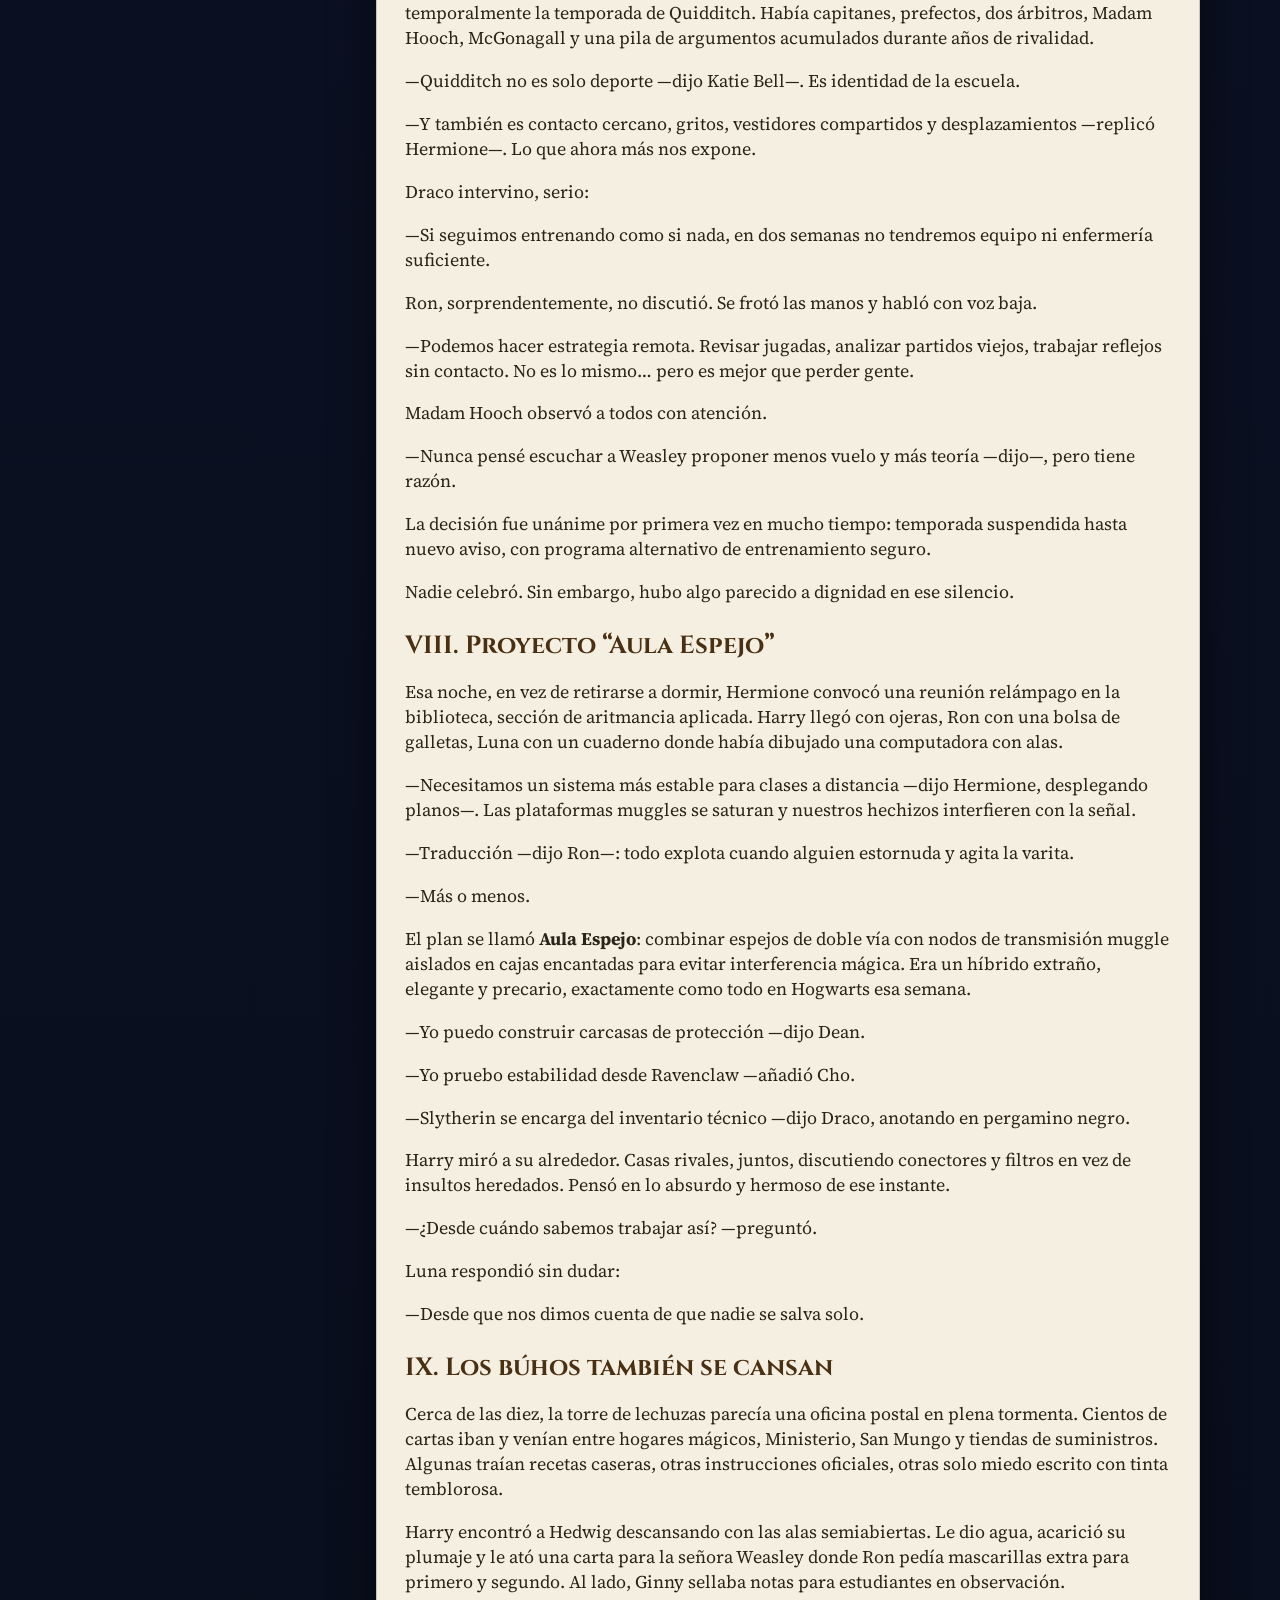
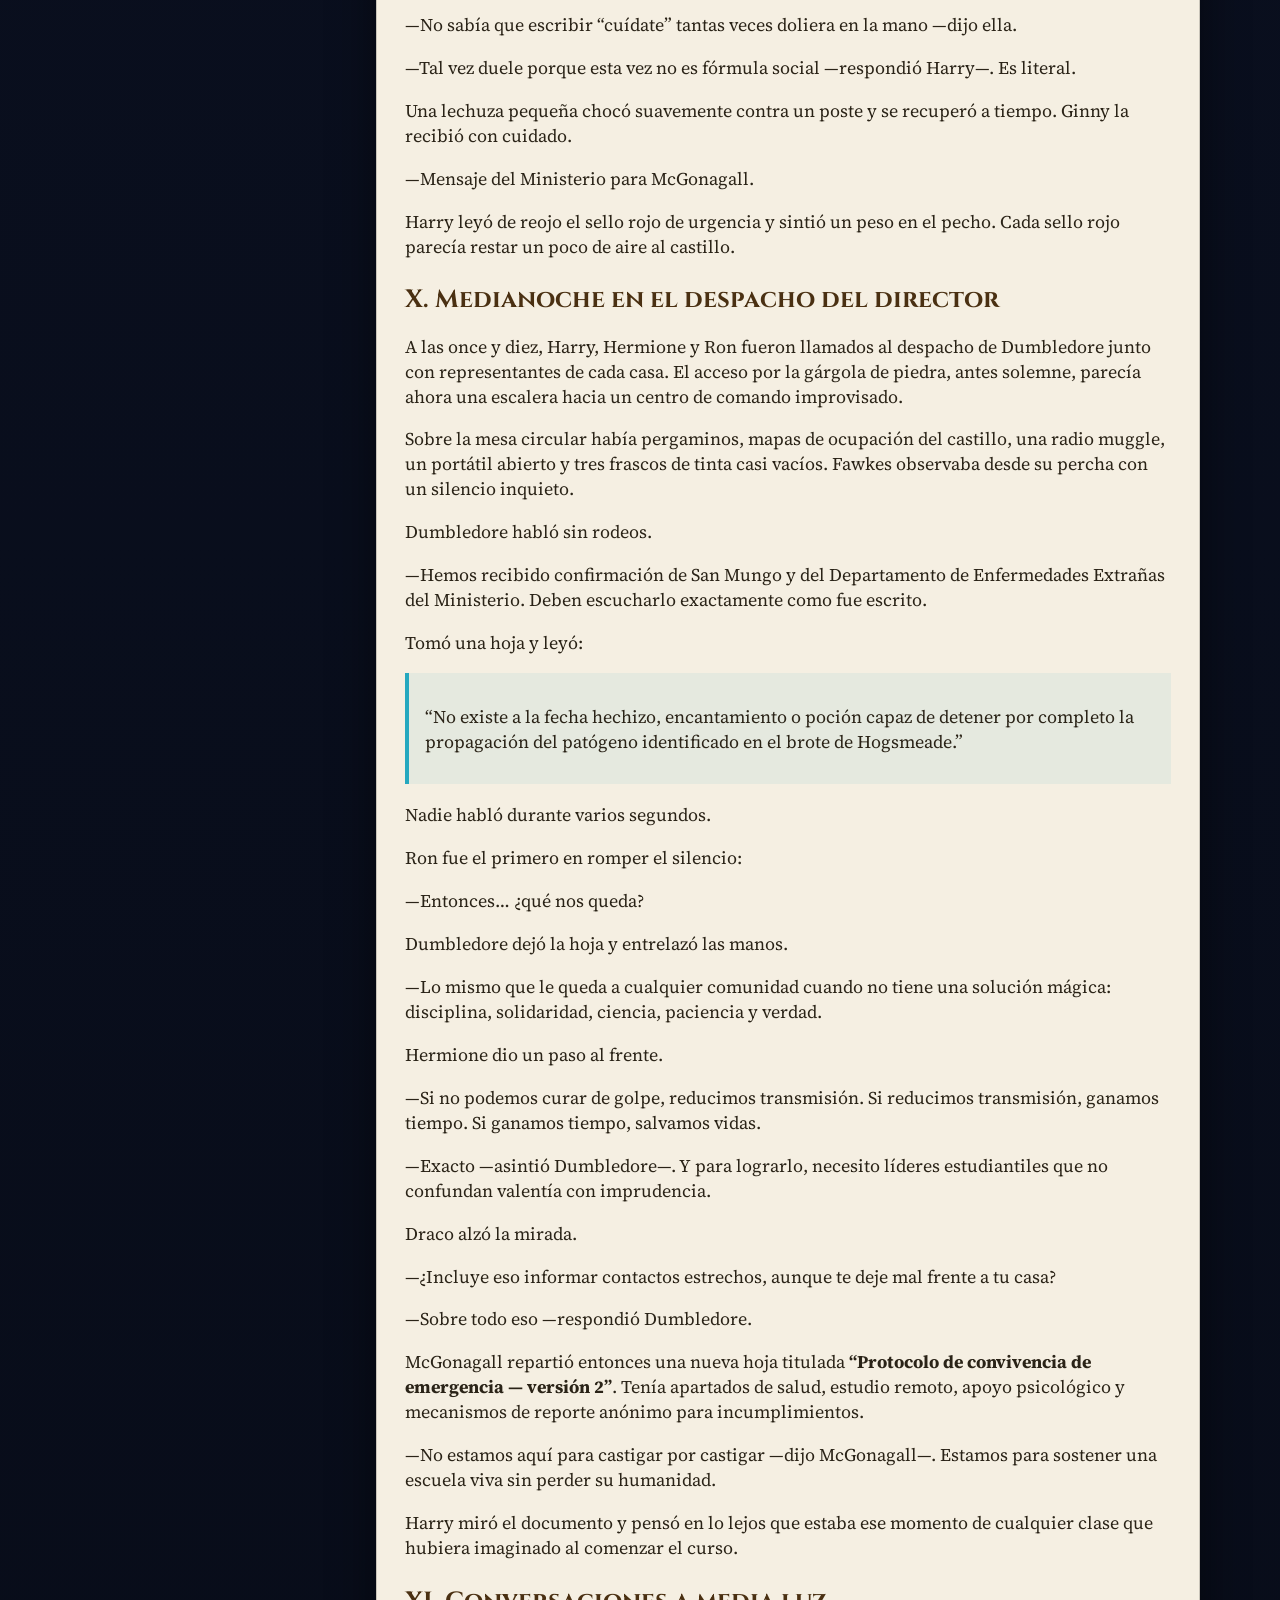
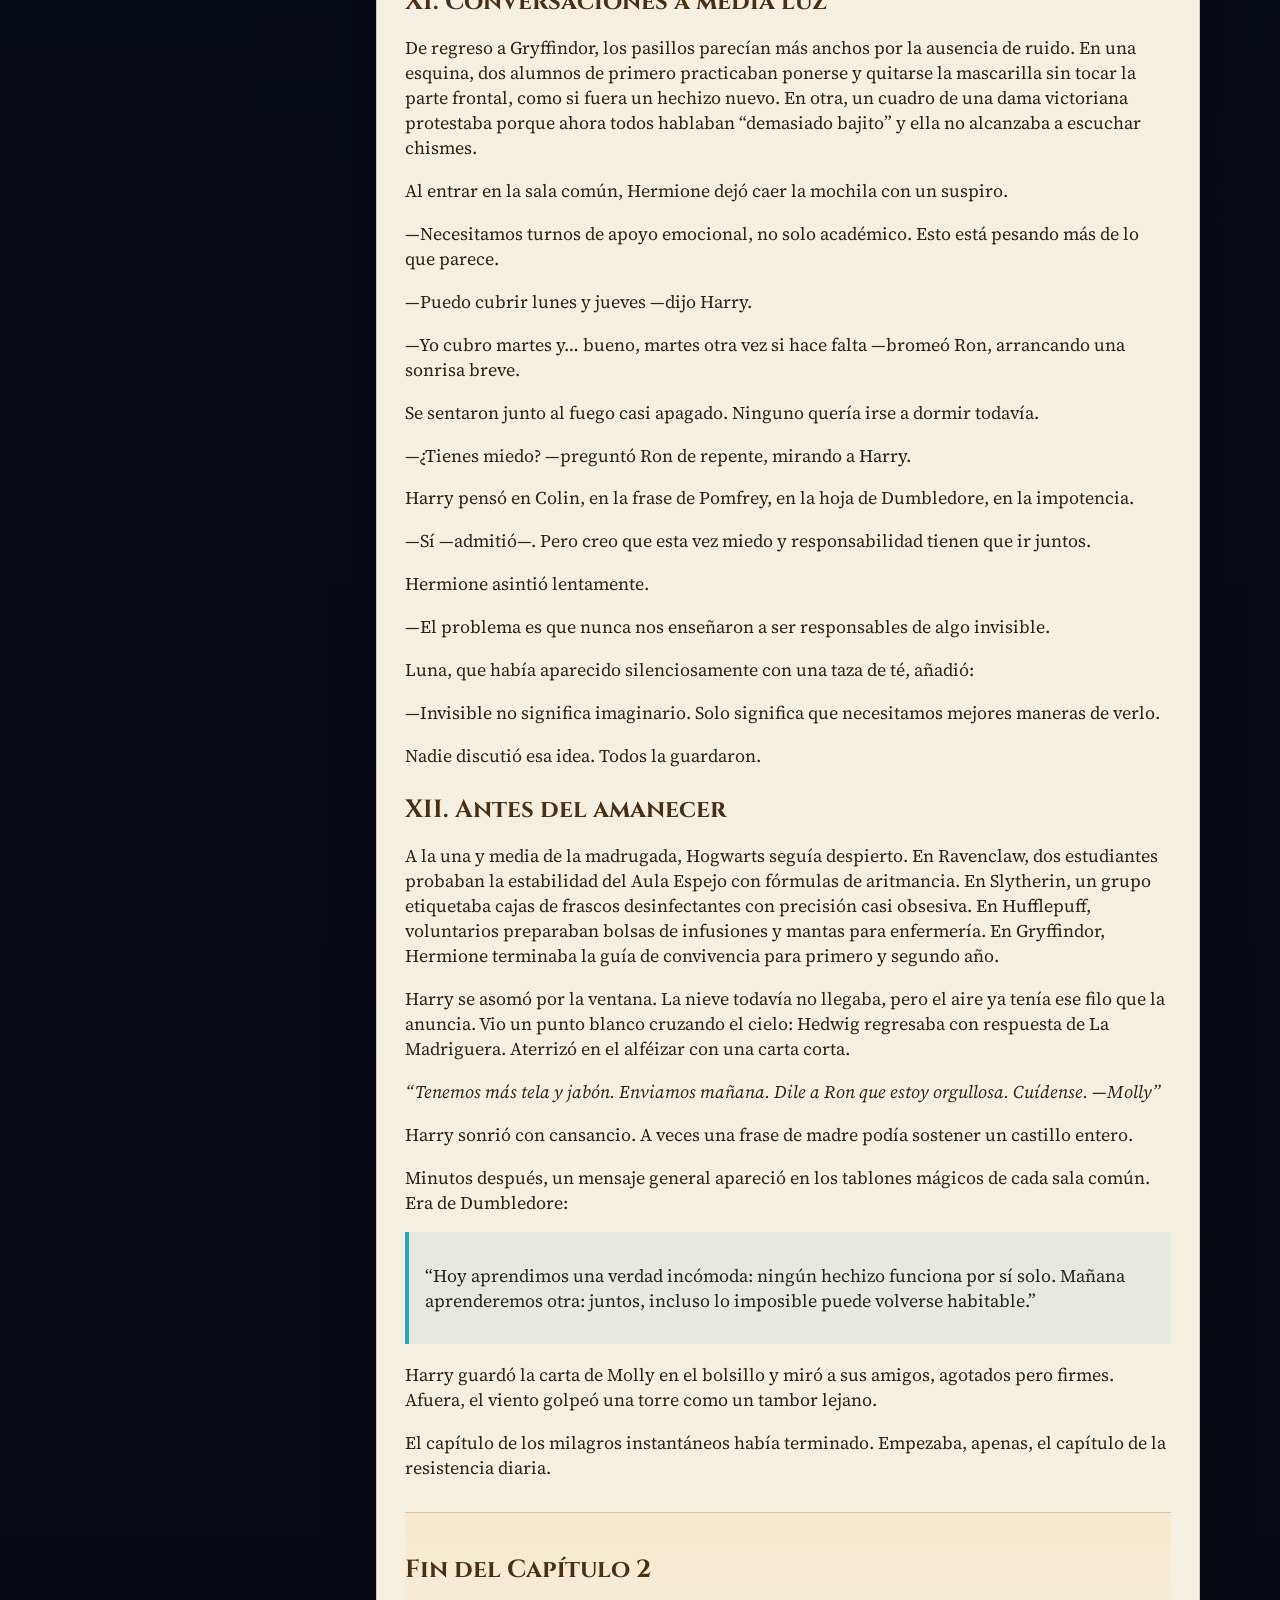
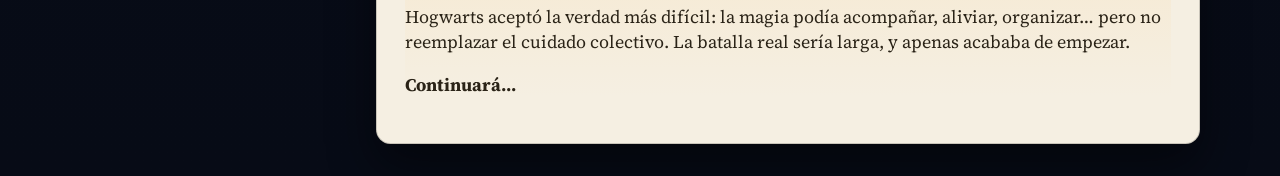
<file: capitulo2.html>
<!doctype html>
<html lang="es">
  <head>
    <meta charset="UTF-8" />
    <meta name="viewport" content="width=device-width, initial-scale=1.0" />
    <title>Capítulo 2 — Ningún hechizo funciona</title>
    <meta
      name="description"
      content="Capítulo 2 de la novela Harry Potter y el Misterio del Coronavirus."
    />
    <link rel="preconnect" href="https://fonts.googleapis.com" />
    <link rel="preconnect" href="https://fonts.gstatic.com" crossorigin />
    <link
      href="https://fonts.googleapis.com/css2?family=Cinzel:wght@500;700&family=IBM+Plex+Sans:wght@400;500;700&family=Source+Serif+4:opsz,wght@8..60,400;8..60,600;8..60,700&display=swap"
      rel="stylesheet"
    />
    <link rel="stylesheet" href="capitulo2.css" />
  </head>
  <body>
    <div class="bg-grid" aria-hidden="true"></div>

    <header class="hero">
      <p class="hero__eyebrow">Harry Potter y el Misterio del Coronavirus</p>
      <h1>Capítulo 2 — Ningún hechizo funciona</h1>
      <p class="hero__lead">
        El castillo intenta protegerse con varitas, protocolos y buena voluntad. Pero cuando la magia no
        resuelve lo esencial, Hogwarts descubre lo difícil que es aprender otra forma de cuidarse.
      </p>
      <div class="hero__actions">
        <a href="novela.html">← Portada</a>
        <a href="capitulo1.html">← Capítulo 1</a>
      </div>
    </header>

    <main class="layout">
      <aside class="sidebar" aria-label="Bitácora del día">
        <h2>Bitácora del día</h2>
        <ul>
          <li><strong>06:40</strong> — Nuevo protocolo sanitario en dormitorios.</li>
          <li><strong>09:00</strong> — Primera clase híbrida: teoría presencial + práctica remota.</li>
          <li><strong>11:30</strong> — Madam Pomfrey reporta aumento de síntomas leves.</li>
          <li><strong>14:15</strong> — Dumbledore ordena capacitación tecnológica urgente.</li>
          <li><strong>18:50</strong> — Consejo de casas debate suspensión de Quidditch.</li>
          <li><strong>23:10</strong> — Mensaje nocturno: “No hay hechizo de curación definitiva”.</li>
        </ul>
        <p class="sidebar__note">
          Estado general: <span class="pill">alerta alta</span>
        </p>
      </aside>

      <article class="chapter" aria-labelledby="titulo-cap2">
        <h2 id="titulo-cap2">I. El lunes más largo del mundo</h2>
        <p>
          El lunes empezó antes de que saliera el sol. En la torre de Gryffindor, la prefecta de guardia
          golpeó tres veces cada puerta con una mezcla de energía y cansancio que sonaba casi militar.
          “Temperatura y registro”, repetía con voz ronca, como quien lleva toda la madrugada diciendo la
          misma frase. Harry abrió los ojos sin entender en qué momento el colegio había pasado de despertar
          con campanas a despertar con termómetros.
        </p>
        <p>
          El dormitorio olía a madera vieja, jabón de eucalipto y miedo contenido. Ron se incorporó con el
          cabello apuntando en direcciones que la física seguramente no aprobaba.
        </p>
        <p>
          —Si me vuelven a poner ese termómetro en la frente, voy a empezar a estudiar Medicina Muggle por
          puro rencor —gruñó.
        </p>
        <p>
          —No te quejes —respondió Harry, ajustándose el cubrebocas de tela granate—. Al menos hoy no te lo
          pusieron al revés.
        </p>
        <p>
          Ron soltó una risa corta y se dejó caer de nuevo en la cama.
        </p>
        <p>
          —Eso fue una vez.
        </p>
        <p>
          —Fueron tres —corrigió Neville desde el pasillo—. Tengo pruebas visuales y morales.
        </p>
        <p>
          En el baño común, cinco alumnos esperaban su turno para lavarse las manos en silencio. Antes,
          aquella fila habría sido ocasión para bromas; ahora era una coreografía tensa, calculada.
          Hermione había pegado en la pared un cartel escrito con letra impecable:
          <em>“Veinte segundos. No negocies con los gérmenes.”</em>
        </p>
        <p>
          A las siete en punto, la primera campana no invitó al desayuno. Invitó al control. En la entrada
          del Gran Comedor, dos prefectos por casa verificaban temperatura, mascarilla y pulsera de color
          (verde para “sin síntomas”, amarilla para “observación”, azul para “seguimiento en enfermería”).
          Nadie quería la azul. Nadie hacía bromas sobre la azul.
        </p>

        <h2>II. El informe de Madam Pomfrey</h2>
        <p>
          Harry apenas había dado dos bocados al pan tostado cuando McGonagall cruzó el salón acompañada de
          Madam Pomfrey. La enfermera llevaba una carpeta gruesa, repleta de notas y nombres. Sus ojos,
          normalmente tranquilos, tenían hoy esa dureza de quien sabe más de lo que quisiera contar.
        </p>
        <p>
          Dumbledore se levantó. Su túnica azul medianoche rozó el piso, y el murmullo de cientos de alumnos
          se convirtió en un silencio tan limpio que se oyó el crepitar de las velas flotantes.
        </p>
        <p>
          —Recibiremos el informe médico de la mañana —anunció—. Les pido serenidad y atención.
        </p>
        <p>
          Pomfrey abrió la carpeta.
        </p>
        <p>
          —Casos confirmados con síntomas leves: nueve. Casos en observación: diecisiete. Casos con fiebre
          persistente desde anoche: tres. Ningún alumno está en estado crítico.
        </p>
        <p>
          Un alivio parcial recorrió la sala, pero duró poco.
        </p>
        <p>
          —Ahora lo importante —continuó Pomfrey—: los tratamientos habituales para infecciones respiratorias
          no están funcionando de forma consistente. Podemos aliviar, no erradicar. Repito: aliviar, no
          erradicar.
        </p>
        <p>
          Hermione apuntó la frase palabra por palabra, como si fuera una ecuación de vida o muerte.
          Ron miró a Harry por encima de su taza.
        </p>
        <p>
          —“No erradicar” suena a que vamos en serio.
        </p>
        <p>
          —Vamos en serio —respondió Harry, sin apartar la vista de Pomfrey.
        </p>
        <p>
          Dumbledore alzó una mano.
        </p>
        <p>
          —Desde hoy se activa el Plan de Continuidad Académica. Clases esenciales seguirán en el castillo
          con distancia física; actividades de alto contacto pasan a modalidad remota. Sí, eso incluye
          entrenamiento táctico, tutorías avanzadas y parte de los laboratorios.
        </p>
        <p>
          Se escuchó un “¿remota cómo?” desde Hufflepuff, seguido de otro “¿con espejos?” desde Slytherin.
        </p>
        <p>
          Dumbledore respiró hondo.
        </p>
        <p>
          —Con herramientas muggles y mágicas combinadas.
        </p>
        <p>
          El impacto fue inmediato. No por miedo a la enfermedad, sino por una verdad más incómoda:
          casi nadie en Hogwarts sabía usar una computadora.
        </p>

        <h2>III. Aula 3-B: Introducción urgente a tecnología muggle</h2>
        <p>
          A las nueve en punto, los de quinto a séptimo fueron citados al aula 3-B, una sala que hasta la
          semana pasada guardaba armaduras en desuso y retratos polvorientos. Ahora tenía mesas separadas,
          regletas mágicas, cables, y una fila de ordenadores traídos del Ministerio bajo protección
          anti-hechizos accidentales.
        </p>
        <p>
          Frente a la pizarra estaba Arthur Weasley con una sonrisa que combinaba orgullo, nervios y una
          felicidad casi infantil.
        </p>
        <p>
          —¡Bienvenidos! —dijo levantando ambas manos—. Hoy aprenderemos lo básico de… um… informática
          aplicada a educación de emergencia.
        </p>
        <p>
          Fred y George, conectados por espejo de doble vía desde su tienda, aplaudieron exageradamente.
        </p>
        <p>
          —Padre, di “encender el dispositivo” como practicamos —dijo George.
        </p>
        <p>
          —Eso iba a decir —respondió Arthur con dignidad—. Primer paso: no toquen nada con la varita.
        </p>
        <p>
          Tres varitas bajaron de inmediato.
        </p>
        <p>
          —Segundo paso: este botón redondo sirve para iniciar… eh… la máquina.
        </p>
        <p>
          Un alumno de Ravenclaw levantó la mano:
        </p>
        <p>
          —Señor Weasley, ¿por qué la máquina hace ruido como lechuza asmática?
        </p>
        <p>
          Arthur se inclinó a escuchar el ventilador interno.
        </p>
        <p>
          —Eso es completamente normal. Creo.
        </p>
        <p>
          La clase avanzó con tropiezos heroicos. Seamus accidentalmente cambió el idioma del sistema a
          búlgaro; Lavender intentó perfumar el teclado con un encantamiento floral y desactivó dos puertos;
          Draco pidió guantes “para no contaminar la pantalla” con tono sarcástico, pero terminó ayudando a
          calibrar cámaras porque, para sorpresa general, había practicado videollamadas con su tutor de
          aritmancia avanzada.
        </p>
        <p>
          Hermione, naturalmente, ya había leído el manual entero.
        </p>
        <p>
          —No es tan difícil si sigues el orden —dijo, señalando una hoja—. Usuario, contraseña,
          plataforma, micrófono, cámara.
        </p>
        <p>
          —Eso es precisamente lo difícil —contestó Ron—. Tiene demasiado orden.
        </p>
        <p>
          Harry tardó tres intentos en entrar a la plataforma de clases. Cuando por fin lo logró, apareció
          su nombre escrito en una esquina: <strong>HARRY P. — CONECTADO</strong>. Sintió una satisfacción
          ridícula, infantil, pero real, como cuando un hechizo básico sale bien a la primera.
        </p>
        <p>
          Entonces la pantalla mostró una alerta roja:
          <em>“Conexión inestable. Reintentando…”</em>
        </p>
        <p>
          —Esto —dijo Harry, señalando el mensaje— es magia oscura de otra especie.
        </p>

        <h2>IV. Pociones, mascarillas y paciencia</h2>
        <p>
          A media mañana, Snape transformó su clase de Pociones en un taller sanitario. Nada de experimentos
          vistosos. Nada de pócimas de humo púrpura. Sobre cada mesa había guantes, frascos esterilizados y
          una lista exacta de pasos para preparar soluciones desinfectantes aprobadas por San Mungo.
        </p>
        <p>
          —No estamos aquí para lucirse —sentenció Snape—. Estamos aquí para fabricar en volumen, con
          precisión, y sin dramatismos innecesarios.
        </p>
        <p>
          Neville tembló, como de costumbre, pero esta vez sus manos se estabilizaron en cuanto olió las
          hierbas. Su concentración tenía algo de refugio.
        </p>
        <p>
          —Cincuenta mililitros más —susurró Hermione—. Si te pasas, irrita la piel.
        </p>
        <p>
          —Lo tengo —respondió Neville, sin despegar la vista del matraz.
        </p>
        <p>
          En otra mesa, Ron agitaba su mezcla con gesto de derrota.
        </p>
        <p>
          —¿Por qué mi solución parece sopa de cebolla?
        </p>
        <p>
          Snape pasó detrás de él.
        </p>
        <p>
          —Porque confundió dos gotas con dos cucharadas, señor Weasley. Si esto fuera un examen estándar,
          usted reprobaría con creatividad.
        </p>
        <p>
          —¿Y si es para desinfectar escobas de práctica? —intentó Ron.
        </p>
        <p>
          —Entonces contaminaría una generación entera de buscadores.
        </p>
        <p>
          Harry contuvo la risa detrás del cubrebocas. Incluso en crisis, Snape seguía encontrando la manera
          de sonar como una sentencia judicial.
        </p>
        <p>
          Cerca del final, Draco se acercó a Harry con una caja de frascos etiquetados.
        </p>
        <p>
          —Gryffindor pidió cuarenta unidades extra para su torre —dijo, evitando contacto visual—.
          Produjimos cincuenta. Tomen diez adicionales por si acaso.
        </p>
        <p>
          Harry levantó las cejas.
        </p>
        <p>
          —Gracias.
        </p>
        <p>
          Draco encogió un hombro.
        </p>
        <p>
          —No es por ustedes. Es por todos.
        </p>
        <p>
          Fue, quizá, la frase más madura que Harry le había oído en años.
        </p>

        <h2>V. Primera clase en línea: desastre general organizado</h2>
        <p>
          A las dos de la tarde, Hogwarts intentó su primera clase completamente en línea. Flitwick impartiría
          Teoría de Encantamientos a estudiantes repartidos entre habitaciones y salas comunes para evitar
          aglomeraciones. El aula física quedó vacía; el profesor, en cambio, apareció en una pequeña ventana
          digital flotante con fondo azul y un cartel detrás que decía:
          <em>“Respiren. Si se cae la señal, volvemos a intentar.”</em>
        </p>
        <p>
          Los primeros tres minutos fueron prometedores. Luego empezó el caos.
        </p>
        <p>
          El micrófono de Dean captó a su gato maullando con furia. Parvati activó por error un filtro que
          la convertía en salamandra dorada cada vez que sonreía. Un prefecto de Slytherin dejó la cámara
          encendida mientras ensayaba discurso frente al espejo (“No, padre, no estoy dramatizando…”).
        </p>
        <p>
          Flitwick levantó la voz con paciencia admirable.
        </p>
        <p>
          —¡Recuerden silenciarse cuando no hablen! ¡No, señor Finnigan, silenciarse usted, no silenciarme a
          mí!
        </p>
        <p>
          Hermione intervino desde su recuadro:
        </p>
        <p>
          —Profesor, puedo compartir una guía rápida de netiqueta académica.
        </p>
        <p>
          —¡Señorita Granger, adelante y que Merlín la bendiga!
        </p>
        <p>
          Mientras la pantalla mostraba la guía de Hermione, Harry notó algo que no esperaba: muchos alumnos
          sonreían por primera vez en todo el día. El desastre técnico, por absurdo, tenía un efecto extraño.
          Les devolvía cierta humanidad. Les recordaba que todos estaban aprendiendo desde cero.
        </p>
        <p>
          A los cuarenta minutos, la conexión se estabilizó lo suficiente para completar un ejercicio sobre
          estructuras verbales en encantamientos de protección ambiental. Flitwick cerró con voz cansada,
          pero orgullosa.
        </p>
        <p>
          —No fue perfecto, pero fue real. Y en tiempos como este, eso vale más que la perfección.
        </p>

        <h2>VI. Enfermería: el lugar donde el silencio pesa</h2>
        <p>
          Al terminar clases, Hermione convenció a Harry y Ron de llevar suministros a la enfermería. No era
          un encargo oficial, pero sí necesario. Madam Pomfrey había pedido pergaminos, almohadas, jabón,
          bolsas de agua caliente y dos docenas de tazas limpias.
        </p>
        <p>
          La enfermería estaba dividida por biombos translúcidos para separar pacientes en observación.
          Detrás de cada panel se oían toses, respiraciones profundas, alguna risa nerviosa, frases sueltas:
          “¿ya bajó la fiebre?”, “no le digas a mi hermana”, “sí, me sabe raro el té”.
        </p>
        <p>
          Harry dejó una caja junto a la puerta y se quedó inmóvil al reconocer una voz.
        </p>
        <p>
          —¿Colin?
        </p>
        <p>
          —¡Harry! —respondió Colin desde una cama, levantando la mano con energía forzada—. No te preocupes,
          estoy bien. Cansado, pero bien. O al menos eso repito cada hora.
        </p>
        <p>
          Ron carraspeó para ocultar la tensión.
        </p>
        <p>
          —Trajimos bufandas limpias y… eh… unas cartas de los de tercero.
        </p>
        <p>
          Colin sonrió detrás de la mascarilla.
        </p>
        <p>
          —Gracias. Aquí el tiempo va lento. Cualquier cosa que huela a pasillo escolar ayuda.
        </p>
        <p>
          Pomfrey se acercó con una bandeja.
        </p>
        <p>
          —Visita de cinco minutos, luego todos afuera. Necesitan descansar y ustedes también.
        </p>
        <p>
          Hermione asintió, pero antes de irse preguntó en voz baja:
        </p>
        <p>
          —¿Alguna mejora con las nuevas combinaciones de pociones?
        </p>
        <p>
          Pomfrey no endulzó la respuesta.
        </p>
        <p>
          —Mejoran síntomas. No eliminan causa. Estamos sosteniendo el muro mientras buscamos cimientos.
        </p>
        <p>
          Al salir, Harry sintió el pasillo más frío que de costumbre. A veces la realidad no golpea con
          gritos: golpea con una frase exacta.
        </p>

        <h2>VII. El debate imposible: ¿suspender Quidditch?</h2>
        <p>
          Después de cenar, el consejo de casas se reunió en el salón lateral del Gran Comedor para discutir
          algo que, en circunstancias normales, habría sido impensable: suspender temporalmente la temporada
          de Quidditch. Había capitanes, prefectos, dos árbitros, Madam Hooch, McGonagall y una pila de
          argumentos acumulados durante años de rivalidad.
        </p>
        <p>
          —Quidditch no es solo deporte —dijo Katie Bell—. Es identidad de la escuela.
        </p>
        <p>
          —Y también es contacto cercano, gritos, vestidores compartidos y desplazamientos —replicó
          Hermione—. Lo que ahora más nos expone.
        </p>
        <p>
          Draco intervino, serio:
        </p>
        <p>
          —Si seguimos entrenando como si nada, en dos semanas no tendremos equipo ni enfermería suficiente.
        </p>
        <p>
          Ron, sorprendentemente, no discutió. Se frotó las manos y habló con voz baja.
        </p>
        <p>
          —Podemos hacer estrategia remota. Revisar jugadas, analizar partidos viejos, trabajar reflejos sin
          contacto. No es lo mismo… pero es mejor que perder gente.
        </p>
        <p>
          Madam Hooch observó a todos con atención.
        </p>
        <p>
          —Nunca pensé escuchar a Weasley proponer menos vuelo y más teoría —dijo—, pero tiene razón.
        </p>
        <p>
          La decisión fue unánime por primera vez en mucho tiempo: temporada suspendida hasta nuevo aviso,
          con programa alternativo de entrenamiento seguro.
        </p>
        <p>
          Nadie celebró. Sin embargo, hubo algo parecido a dignidad en ese silencio.
        </p>

        <h2>VIII. Proyecto “Aula Espejo”</h2>
        <p>
          Esa noche, en vez de retirarse a dormir, Hermione convocó una reunión relámpago en la biblioteca,
          sección de aritmancia aplicada. Harry llegó con ojeras, Ron con una bolsa de galletas, Luna con un
          cuaderno donde había dibujado una computadora con alas.
        </p>
        <p>
          —Necesitamos un sistema más estable para clases a distancia —dijo Hermione, desplegando planos—.
          Las plataformas muggles se saturan y nuestros hechizos interfieren con la señal.
        </p>
        <p>
          —Traducción —dijo Ron—: todo explota cuando alguien estornuda y agita la varita.
        </p>
        <p>
          —Más o menos.
        </p>
        <p>
          El plan se llamó <strong>Aula Espejo</strong>: combinar espejos de doble vía con nodos de transmisión
          muggle aislados en cajas encantadas para evitar interferencia mágica. Era un híbrido extraño,
          elegante y precario, exactamente como todo en Hogwarts esa semana.
        </p>
        <p>
          —Yo puedo construir carcasas de protección —dijo Dean.
        </p>
        <p>
          —Yo pruebo estabilidad desde Ravenclaw —añadió Cho.
        </p>
        <p>
          —Slytherin se encarga del inventario técnico —dijo Draco, anotando en pergamino negro.
        </p>
        <p>
          Harry miró a su alrededor. Casas rivales, juntos, discutiendo conectores y filtros en vez de
          insultos heredados. Pensó en lo absurdo y hermoso de ese instante.
        </p>
        <p>
          —¿Desde cuándo sabemos trabajar así? —preguntó.
        </p>
        <p>
          Luna respondió sin dudar:
        </p>
        <p>
          —Desde que nos dimos cuenta de que nadie se salva solo.
        </p>

        <h2>IX. Los búhos también se cansan</h2>
        <p>
          Cerca de las diez, la torre de lechuzas parecía una oficina postal en plena tormenta. Cientos de
          cartas iban y venían entre hogares mágicos, Ministerio, San Mungo y tiendas de suministros.
          Algunas traían recetas caseras, otras instrucciones oficiales, otras solo miedo escrito con tinta
          temblorosa.
        </p>
        <p>
          Harry encontró a Hedwig descansando con las alas semiabiertas. Le dio agua, acarició su plumaje y
          le ató una carta para la señora Weasley donde Ron pedía mascarillas extra para primero y segundo.
          Al lado, Ginny sellaba notas para estudiantes en observación.
        </p>
        <p>
          —No sabía que escribir “cuídate” tantas veces doliera en la mano —dijo ella.
        </p>
        <p>
          —Tal vez duele porque esta vez no es fórmula social —respondió Harry—. Es literal.
        </p>
        <p>
          Una lechuza pequeña chocó suavemente contra un poste y se recuperó a tiempo. Ginny la recibió con
          cuidado.
        </p>
        <p>
          —Mensaje del Ministerio para McGonagall.
        </p>
        <p>
          Harry leyó de reojo el sello rojo de urgencia y sintió un peso en el pecho. Cada sello rojo
          parecía restar un poco de aire al castillo.
        </p>

        <h2>X. Medianoche en el despacho del director</h2>
        <p>
          A las once y diez, Harry, Hermione y Ron fueron llamados al despacho de Dumbledore junto con
          representantes de cada casa. El acceso por la gárgola de piedra, antes solemne, parecía ahora una
          escalera hacia un centro de comando improvisado.
        </p>
        <p>
          Sobre la mesa circular había pergaminos, mapas de ocupación del castillo, una radio muggle,
          un portátil abierto y tres frascos de tinta casi vacíos. Fawkes observaba desde su percha con un
          silencio inquieto.
        </p>
        <p>
          Dumbledore habló sin rodeos.
        </p>
        <p>
          —Hemos recibido confirmación de San Mungo y del Departamento de Enfermedades Extrañas del Ministerio.
          Deben escucharlo exactamente como fue escrito.
        </p>
        <p>
          Tomó una hoja y leyó:
        </p>
        <blockquote>
          <p>
            “No existe a la fecha hechizo, encantamiento o poción capaz de detener por completo la propagación
            del patógeno identificado en el brote de Hogsmeade.”
          </p>
        </blockquote>
        <p>
          Nadie habló durante varios segundos.
        </p>
        <p>
          Ron fue el primero en romper el silencio:
        </p>
        <p>
          —Entonces… ¿qué nos queda?
        </p>
        <p>
          Dumbledore dejó la hoja y entrelazó las manos.
        </p>
        <p>
          —Lo mismo que le queda a cualquier comunidad cuando no tiene una solución mágica: disciplina,
          solidaridad, ciencia, paciencia y verdad.
        </p>
        <p>
          Hermione dio un paso al frente.
        </p>
        <p>
          —Si no podemos curar de golpe, reducimos transmisión. Si reducimos transmisión, ganamos tiempo.
          Si ganamos tiempo, salvamos vidas.
        </p>
        <p>
          —Exacto —asintió Dumbledore—. Y para lograrlo, necesito líderes estudiantiles que no confundan
          valentía con imprudencia.
        </p>
        <p>
          Draco alzó la mirada.
        </p>
        <p>
          —¿Incluye eso informar contactos estrechos, aunque te deje mal frente a tu casa?
        </p>
        <p>
          —Sobre todo eso —respondió Dumbledore.
        </p>
        <p>
          McGonagall repartió entonces una nueva hoja titulada
          <strong>“Protocolo de convivencia de emergencia — versión 2”</strong>. Tenía apartados de salud,
          estudio remoto, apoyo psicológico y mecanismos de reporte anónimo para incumplimientos.
        </p>
        <p>
          —No estamos aquí para castigar por castigar —dijo McGonagall—. Estamos para sostener una escuela
          viva sin perder su humanidad.
        </p>
        <p>
          Harry miró el documento y pensó en lo lejos que estaba ese momento de cualquier clase que hubiera
          imaginado al comenzar el curso.
        </p>

        <h2>XI. Conversaciones a media luz</h2>
        <p>
          De regreso a Gryffindor, los pasillos parecían más anchos por la ausencia de ruido. En una esquina,
          dos alumnos de primero practicaban ponerse y quitarse la mascarilla sin tocar la parte frontal,
          como si fuera un hechizo nuevo. En otra, un cuadro de una dama victoriana protestaba porque ahora
          todos hablaban “demasiado bajito” y ella no alcanzaba a escuchar chismes.
        </p>
        <p>
          Al entrar en la sala común, Hermione dejó caer la mochila con un suspiro.
        </p>
        <p>
          —Necesitamos turnos de apoyo emocional, no solo académico. Esto está pesando más de lo que parece.
        </p>
        <p>
          —Puedo cubrir lunes y jueves —dijo Harry.
        </p>
        <p>
          —Yo cubro martes y… bueno, martes otra vez si hace falta —bromeó Ron, arrancando una sonrisa breve.
        </p>
        <p>
          Se sentaron junto al fuego casi apagado. Ninguno quería irse a dormir todavía.
        </p>
        <p>
          —¿Tienes miedo? —preguntó Ron de repente, mirando a Harry.
        </p>
        <p>
          Harry pensó en Colin, en la frase de Pomfrey, en la hoja de Dumbledore, en la impotencia.
        </p>
        <p>
          —Sí —admitió—. Pero creo que esta vez miedo y responsabilidad tienen que ir juntos.
        </p>
        <p>
          Hermione asintió lentamente.
        </p>
        <p>
          —El problema es que nunca nos enseñaron a ser responsables de algo invisible.
        </p>
        <p>
          Luna, que había aparecido silenciosamente con una taza de té, añadió:
        </p>
        <p>
          —Invisible no significa imaginario. Solo significa que necesitamos mejores maneras de verlo.
        </p>
        <p>
          Nadie discutió esa idea. Todos la guardaron.
        </p>

        <h2>XII. Antes del amanecer</h2>
        <p>
          A la una y media de la madrugada, Hogwarts seguía despierto. En Ravenclaw, dos estudiantes probaban
          la estabilidad del Aula Espejo con fórmulas de aritmancia. En Slytherin, un grupo etiquetaba cajas
          de frascos desinfectantes con precisión casi obsesiva. En Hufflepuff, voluntarios preparaban bolsas
          de infusiones y mantas para enfermería. En Gryffindor, Hermione terminaba la guía de convivencia
          para primero y segundo año.
        </p>
        <p>
          Harry se asomó por la ventana. La nieve todavía no llegaba, pero el aire ya tenía ese filo que la
          anuncia. Vio un punto blanco cruzando el cielo: Hedwig regresaba con respuesta de La Madriguera.
          Aterrizó en el alféizar con una carta corta.
        </p>
        <p>
          <em>“Tenemos más tela y jabón. Enviamos mañana. Dile a Ron que estoy orgullosa. Cuídense. —Molly”</em>
        </p>
        <p>
          Harry sonrió con cansancio. A veces una frase de madre podía sostener un castillo entero.
        </p>
        <p>
          Minutos después, un mensaje general apareció en los tablones mágicos de cada sala común. Era de
          Dumbledore:
        </p>
        <blockquote>
          <p>
            “Hoy aprendimos una verdad incómoda: ningún hechizo funciona por sí solo. Mañana aprenderemos
            otra: juntos, incluso lo imposible puede volverse habitable.”
          </p>
        </blockquote>
        <p>
          Harry guardó la carta de Molly en el bolsillo y miró a sus amigos, agotados pero firmes.
          Afuera, el viento golpeó una torre como un tambor lejano.
        </p>
        <p>
          El capítulo de los milagros instantáneos había terminado.
          Empezaba, apenas, el capítulo de la resistencia diaria.
        </p>

        <section class="chapter-end" aria-label="Cierre del capítulo">
          <h2>Fin del Capítulo 2</h2>
          <p>
            Hogwarts aceptó la verdad más difícil: la magia podía acompañar, aliviar, organizar… pero no
            reemplazar el cuidado colectivo. La batalla real sería larga, y apenas acababa de empezar.
          </p>
          <p><strong>Continuará…</strong></p>
        </section>
      </article>
    </main>
  </body>
</html>
</file>
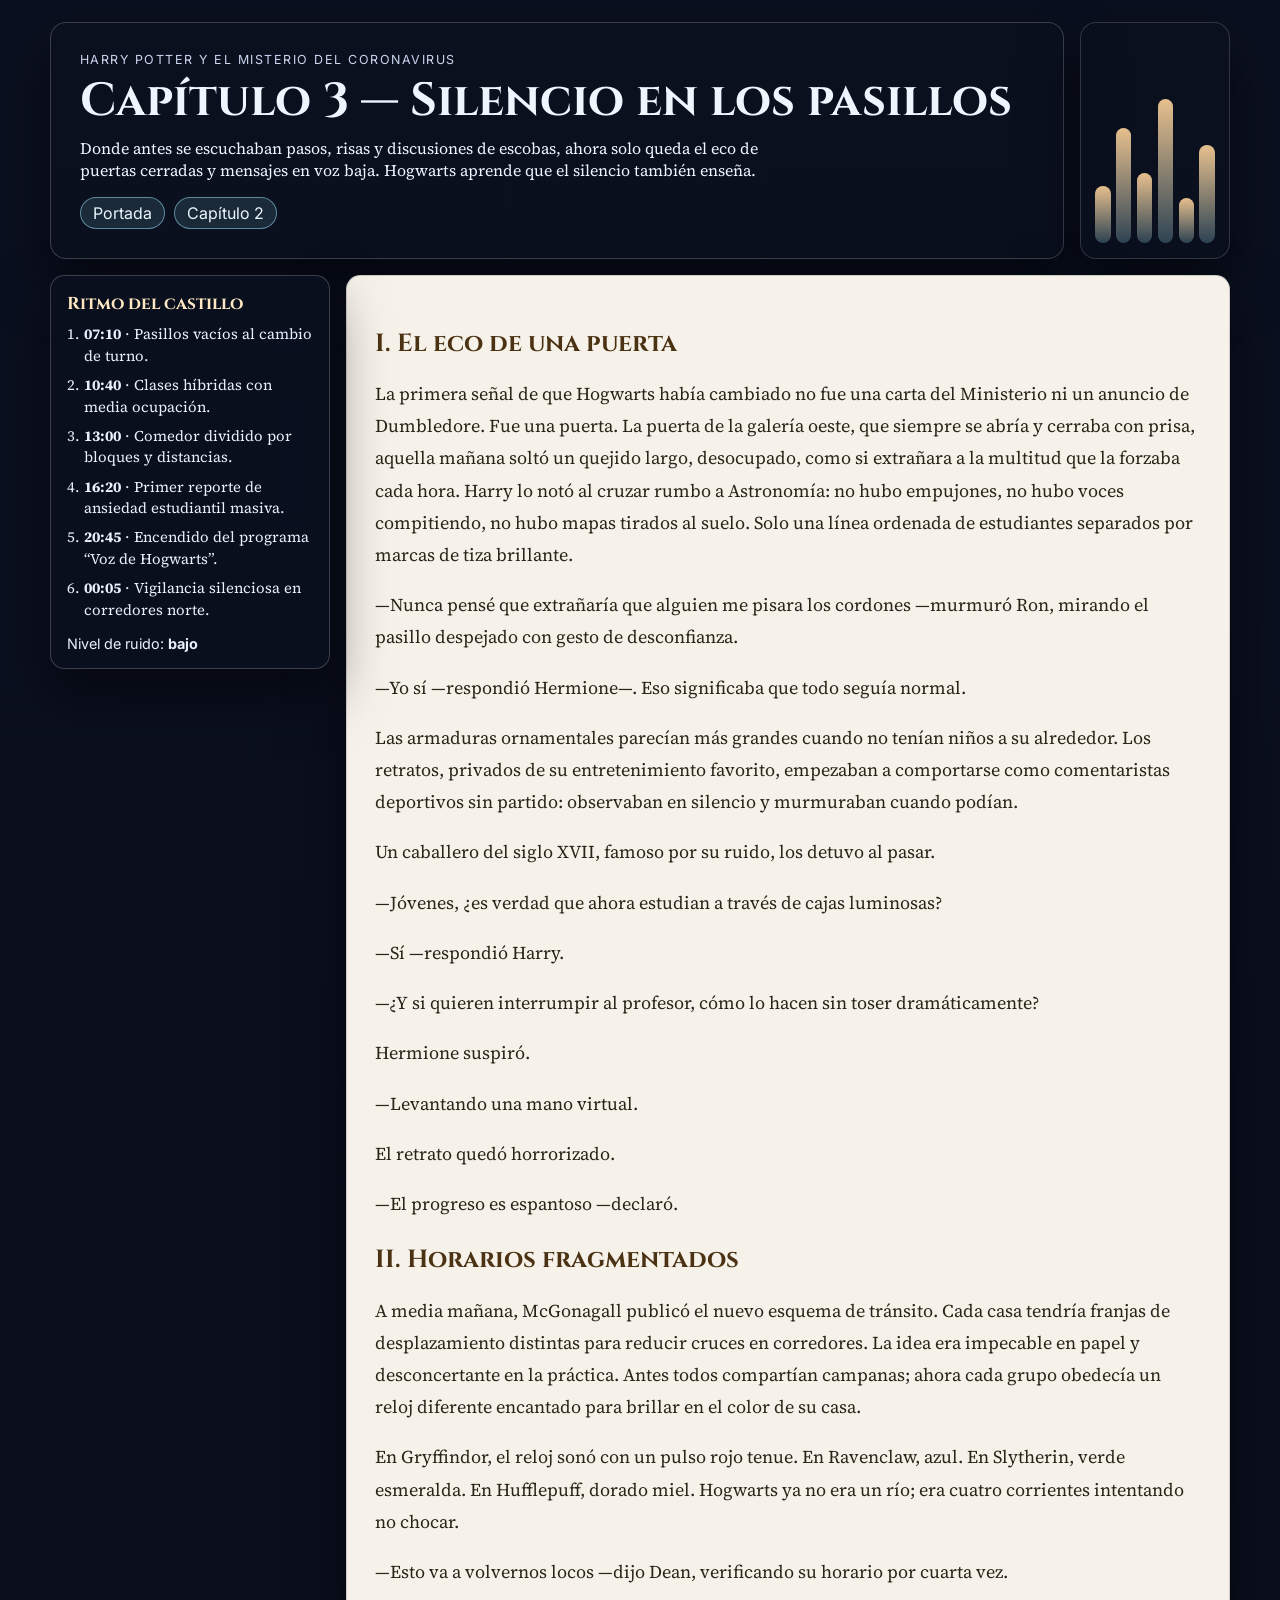
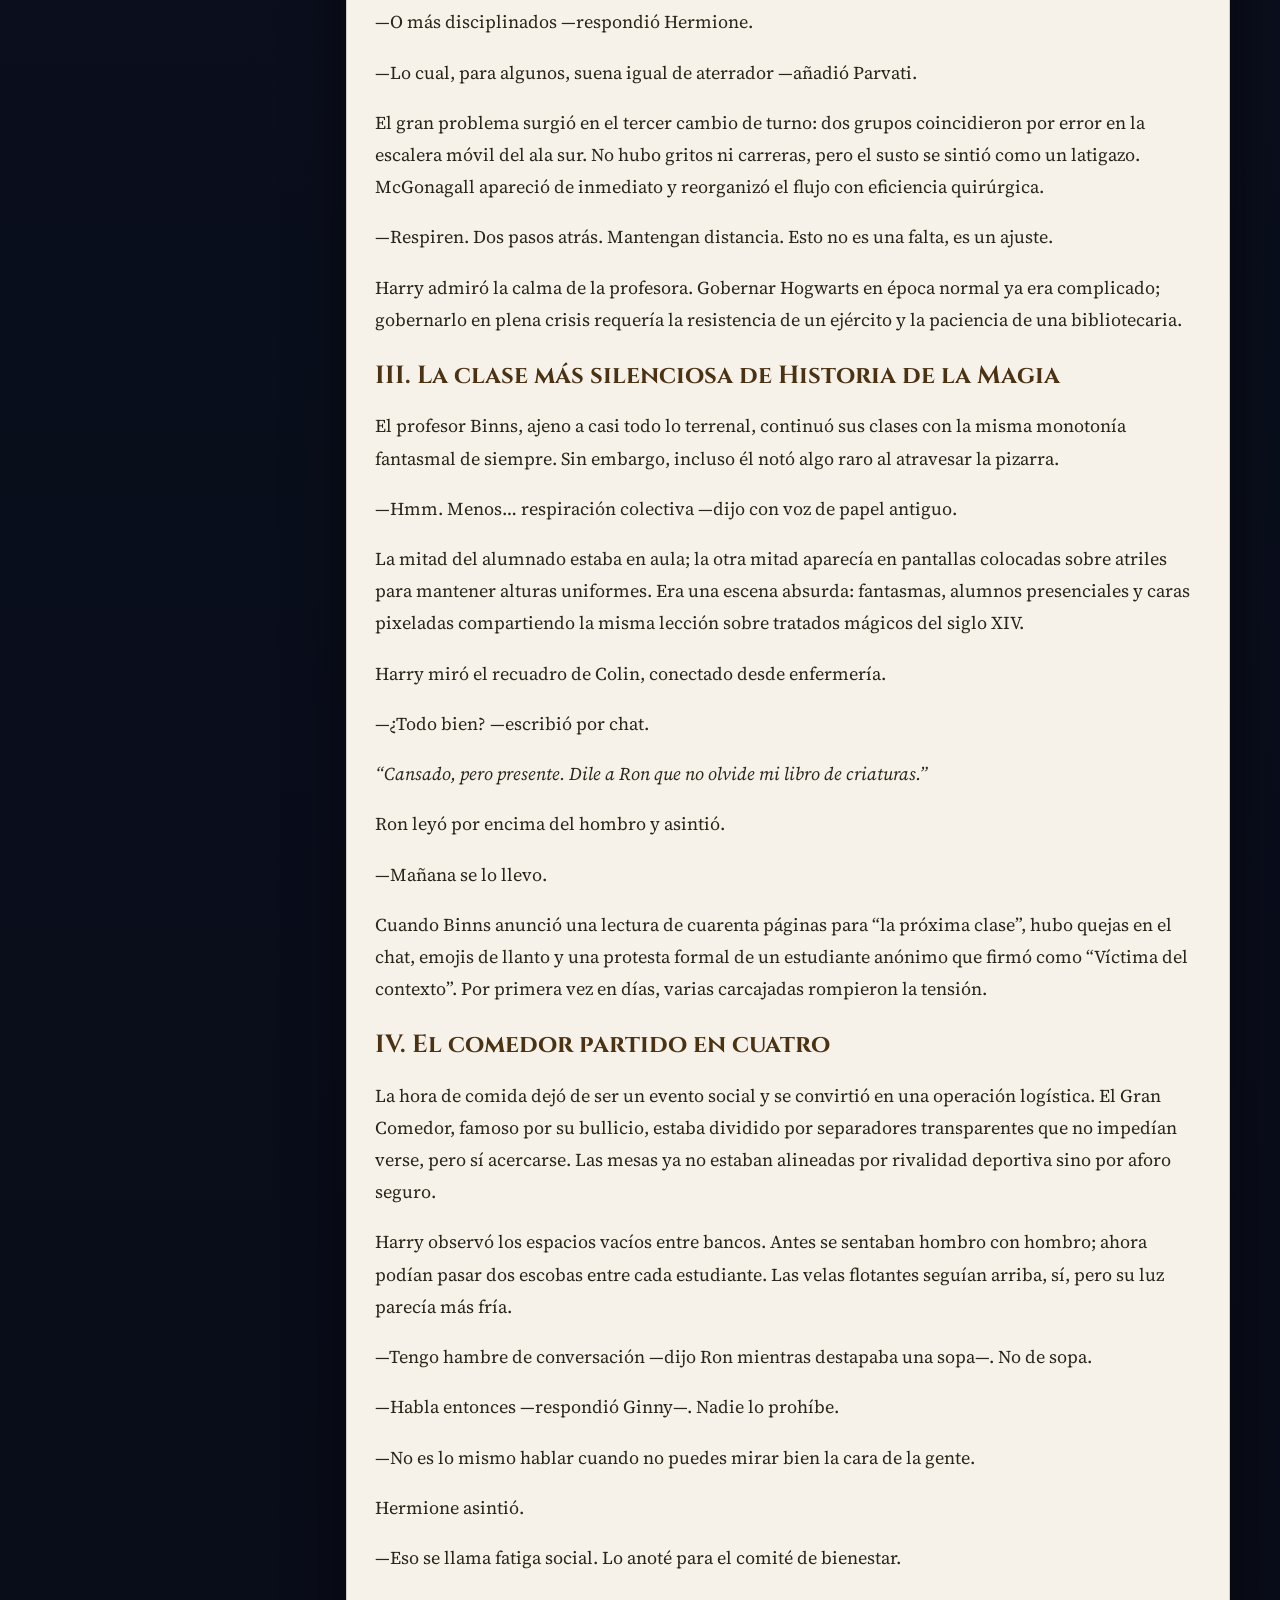
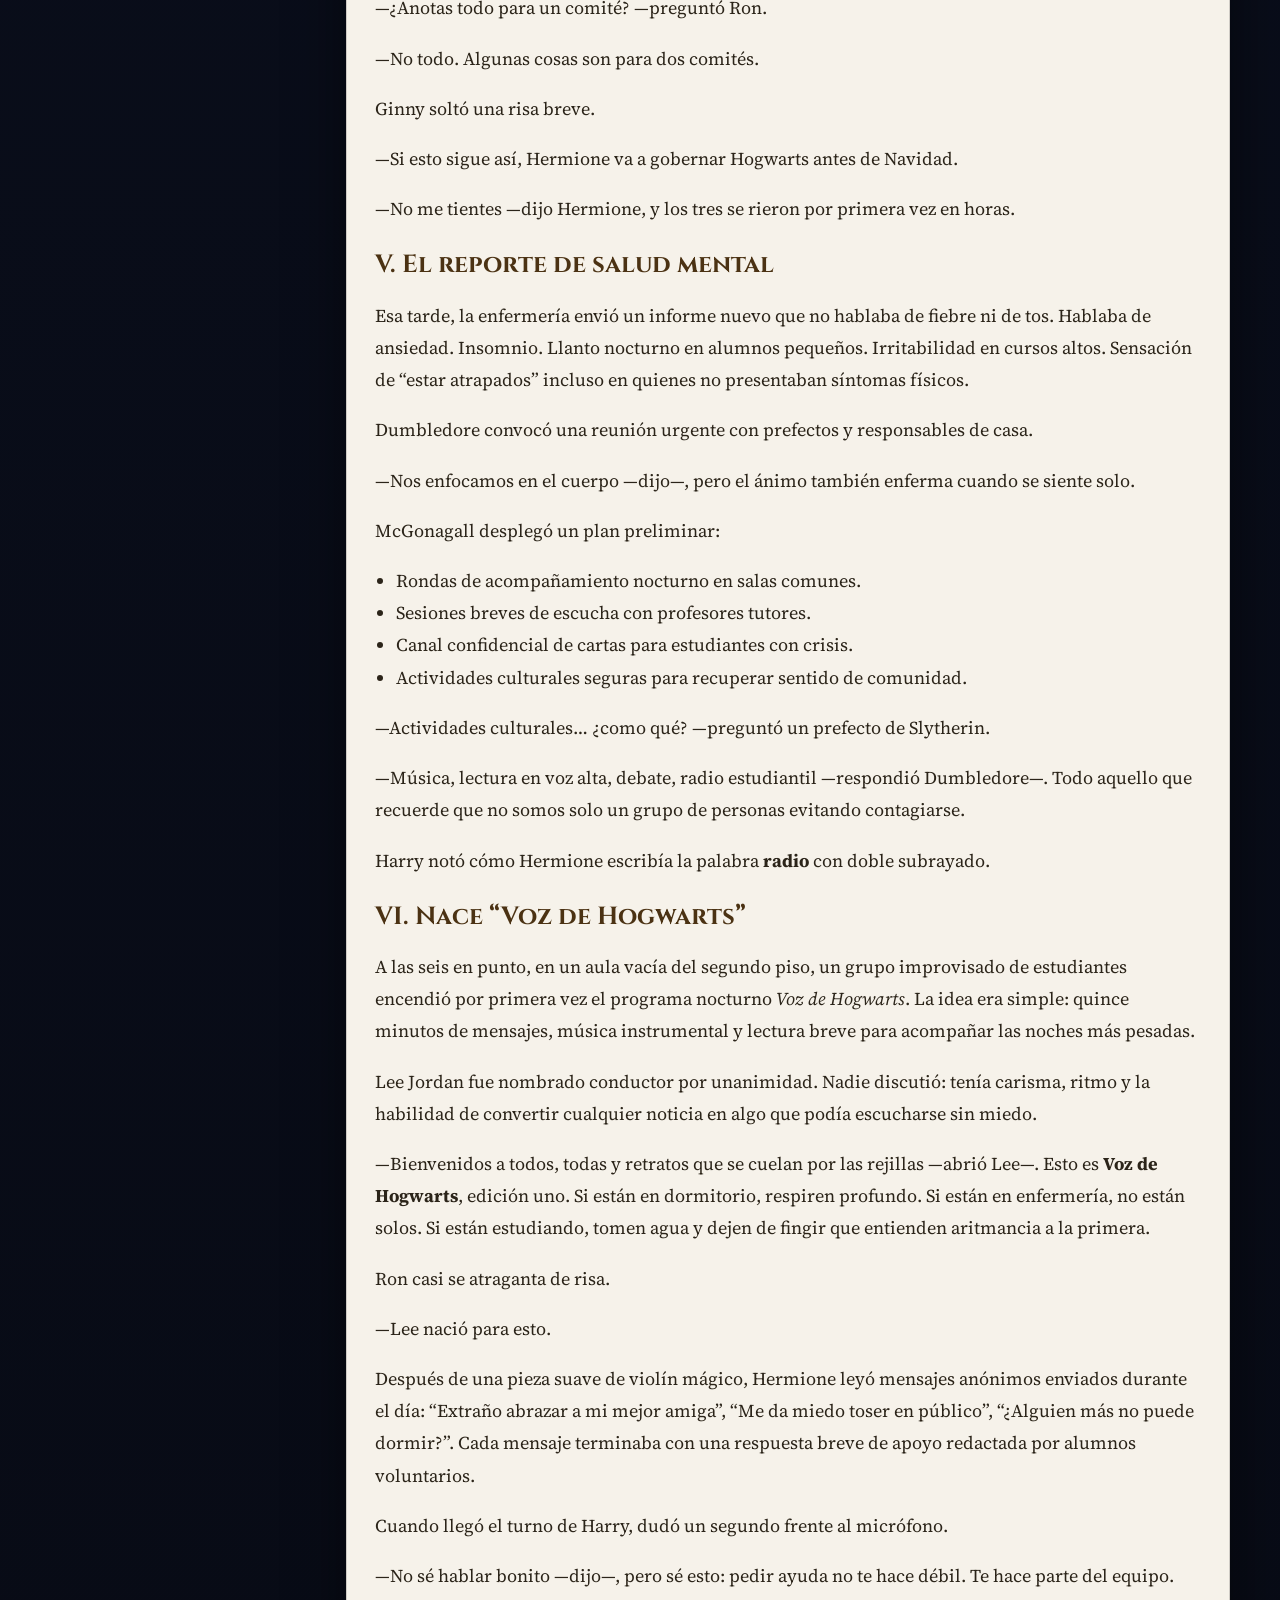
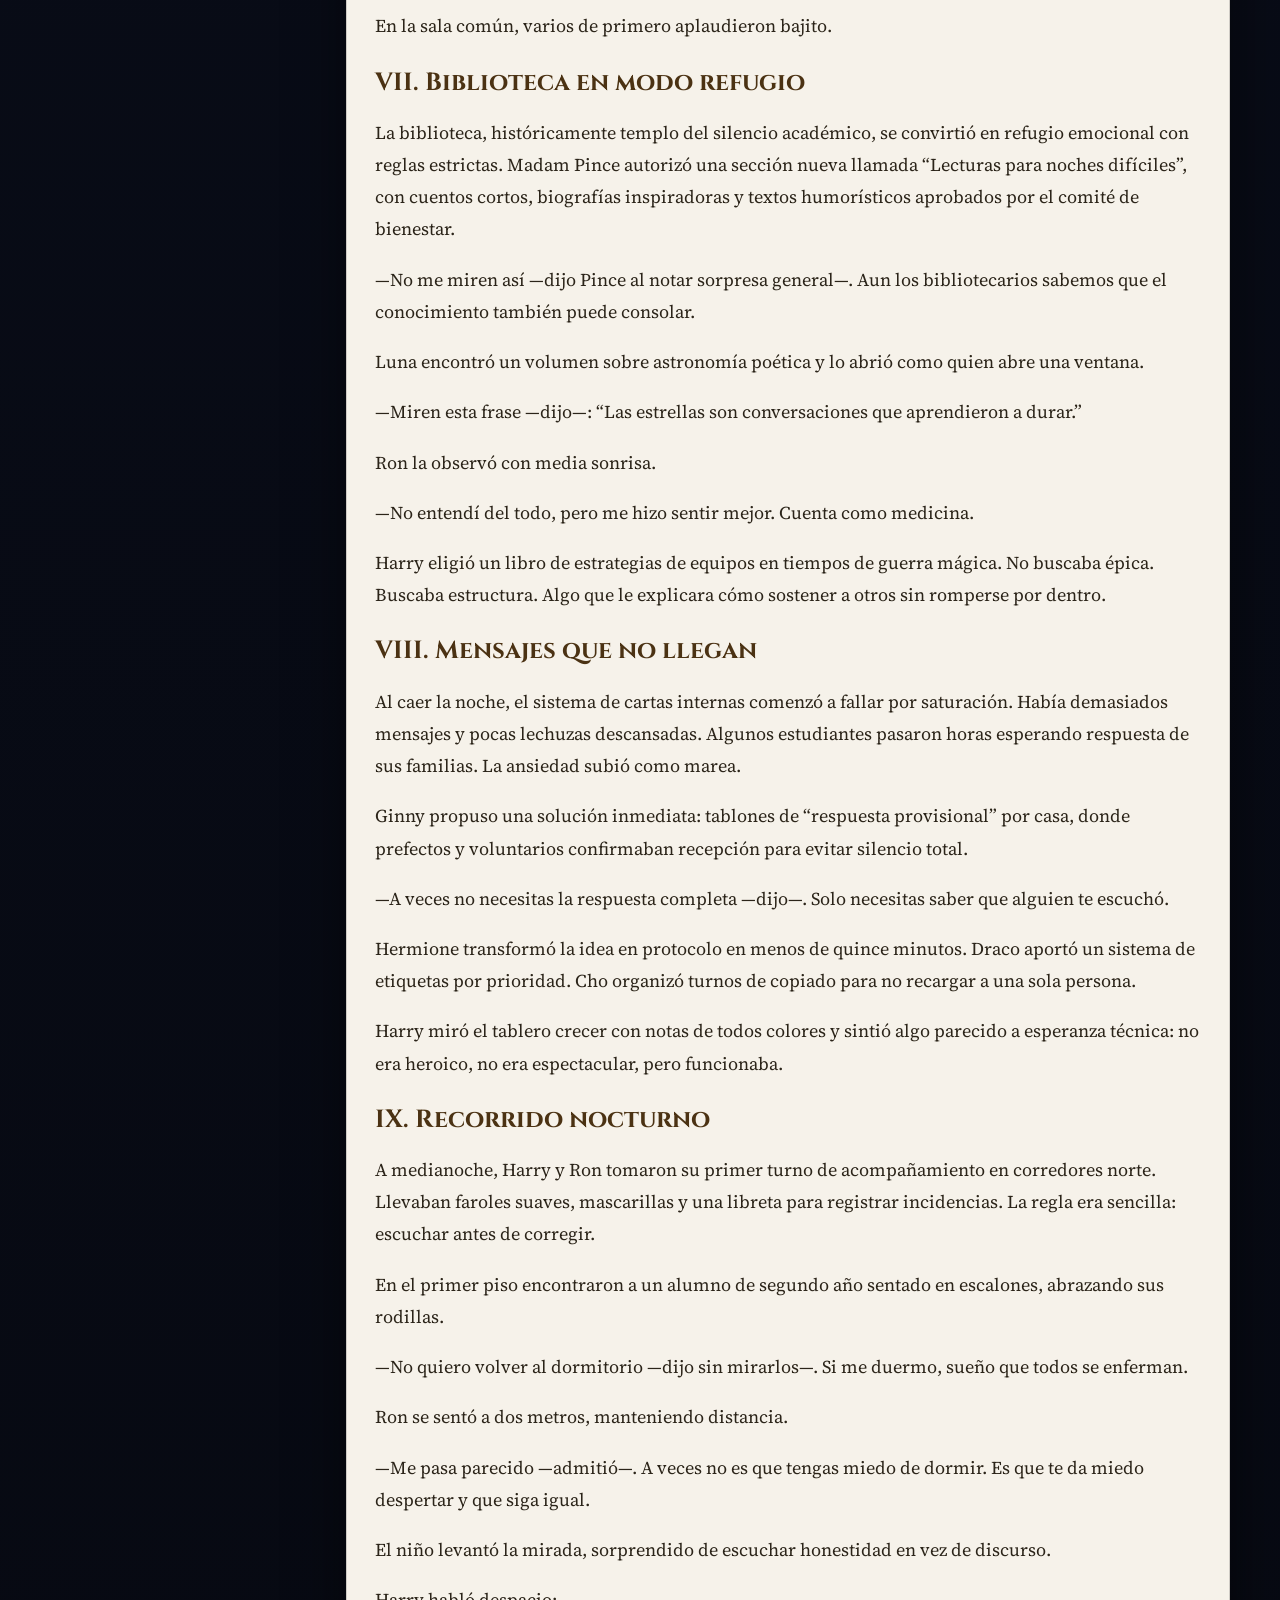
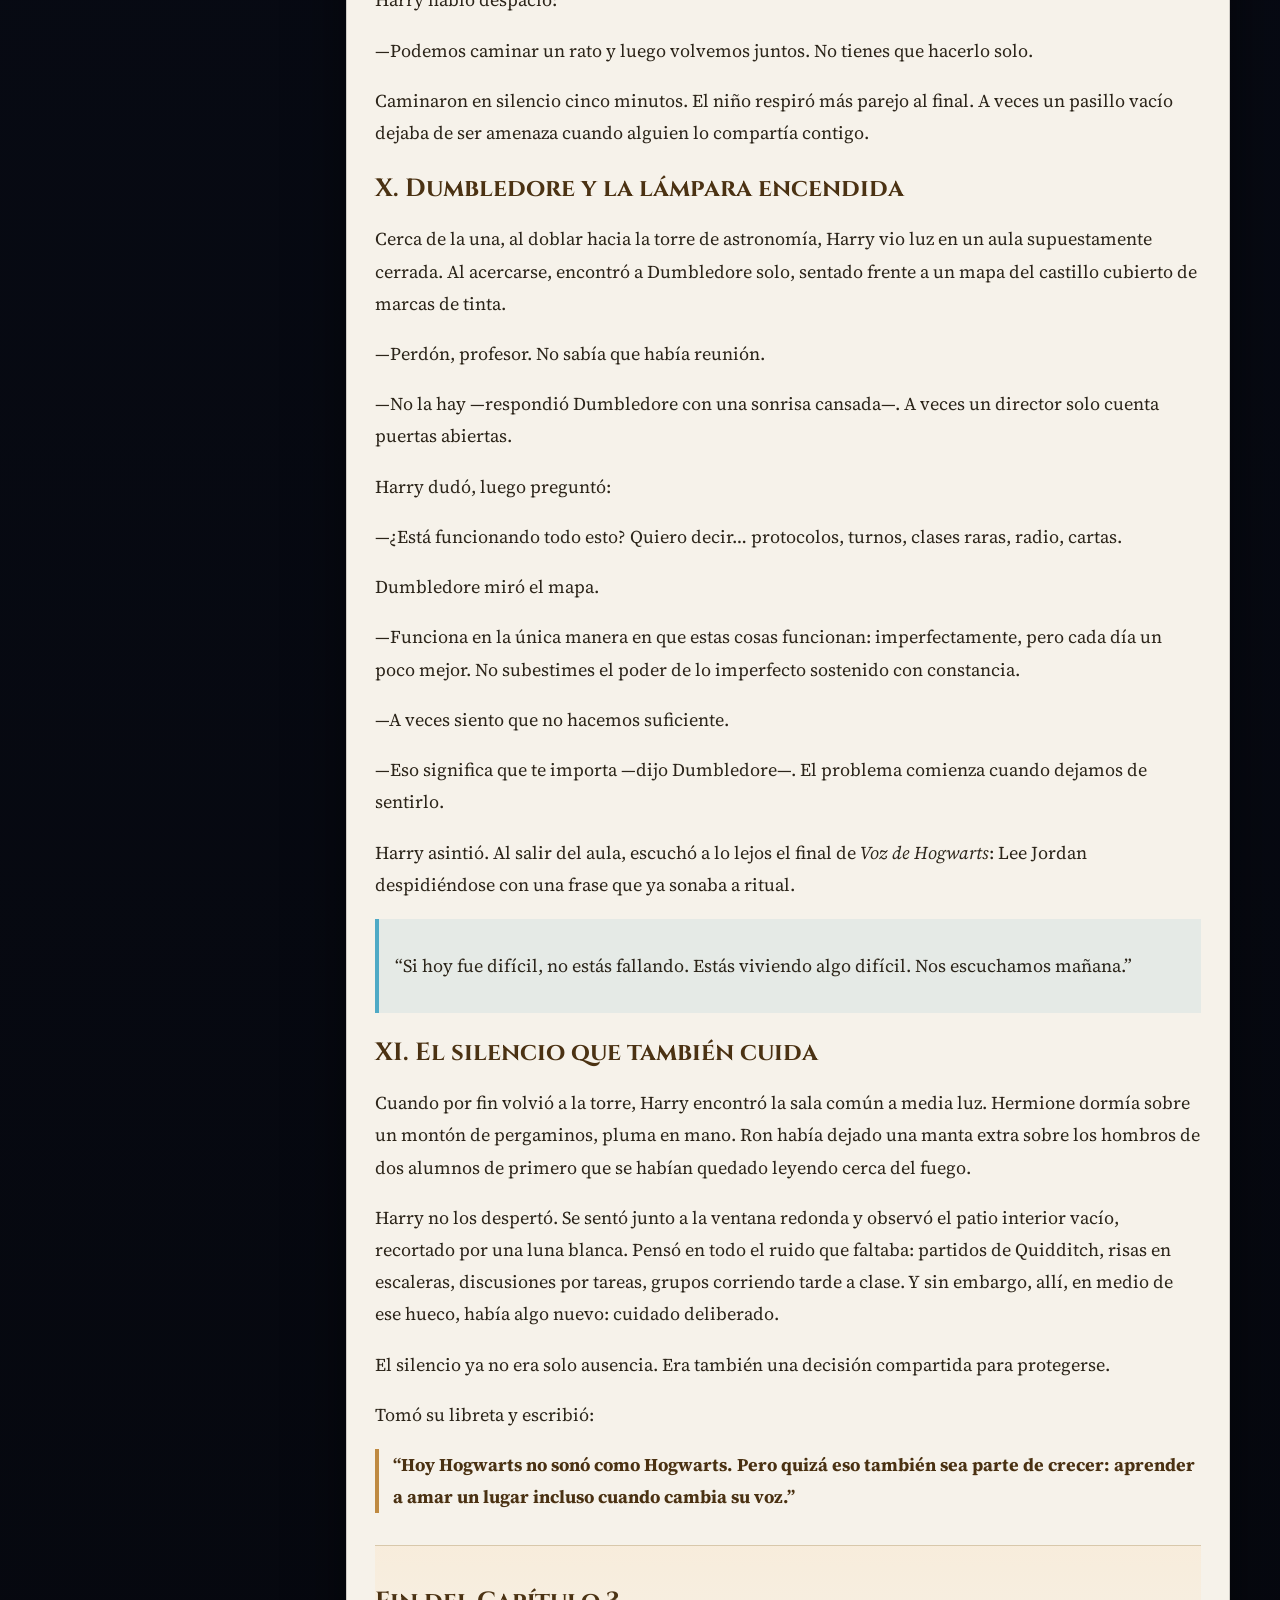
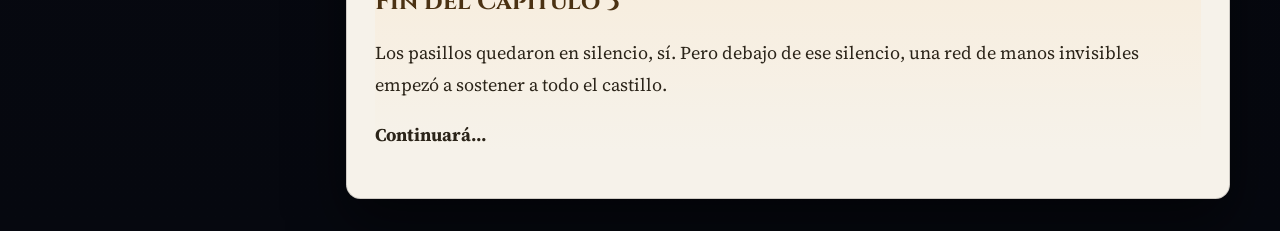
<file: capitulo3.html>
<!doctype html>
<html lang="es">
  <head>
    <meta charset="UTF-8" />
    <meta name="viewport" content="width=device-width, initial-scale=1.0" />
    <title>Capítulo 3 — Silencio en los pasillos</title>
    <meta
      name="description"
      content="Capítulo 3 de la novela Harry Potter y el Misterio del Coronavirus."
    />
    <link rel="preconnect" href="https://fonts.googleapis.com" />
    <link rel="preconnect" href="https://fonts.gstatic.com" crossorigin />
    <link
      href="https://fonts.googleapis.com/css2?family=Cinzel:wght@500;700&family=Inter:wght@400;600;700&family=Source+Serif+4:opsz,wght@8..60,400;8..60,600;8..60,700&display=swap"
      rel="stylesheet"
    />
    <link rel="stylesheet" href="capitulo3.css" />
  </head>
  <body>
    <header class="masthead">
      <div class="masthead__content">
        <p class="kicker">Harry Potter y el Misterio del Coronavirus</p>
        <h1>Capítulo 3 — Silencio en los pasillos</h1>
        <p>
          Donde antes se escuchaban pasos, risas y discusiones de escobas, ahora solo queda el eco de puertas
          cerradas y mensajes en voz baja. Hogwarts aprende que el silencio también enseña.
        </p>
        <nav aria-label="Navegación de capítulos">
          <a href="novela.html">Portada</a>
          <a href="capitulo2.html">Capítulo 2</a>
        </nav>
      </div>
      <div class="sound-meter" aria-hidden="true">
        <span></span><span></span><span></span><span></span><span></span><span></span>
      </div>
    </header>

    <main class="chapter-wrap">
      <aside class="timeline" aria-label="Ritmo del castillo">
        <h2>Ritmo del castillo</h2>
        <ol>
          <li><strong>07:10</strong> · Pasillos vacíos al cambio de turno.</li>
          <li><strong>10:40</strong> · Clases híbridas con media ocupación.</li>
          <li><strong>13:00</strong> · Comedor dividido por bloques y distancias.</li>
          <li><strong>16:20</strong> · Primer reporte de ansiedad estudiantil masiva.</li>
          <li><strong>20:45</strong> · Encendido del programa “Voz de Hogwarts”.</li>
          <li><strong>00:05</strong> · Vigilancia silenciosa en corredores norte.</li>
        </ol>
        <p class="timeline__badge">Nivel de ruido: <strong>bajo</strong></p>
      </aside>

      <article class="chapter" aria-labelledby="cap3">
        <h2 id="cap3">I. El eco de una puerta</h2>
        <p>
          La primera señal de que Hogwarts había cambiado no fue una carta del Ministerio ni un anuncio de
          Dumbledore. Fue una puerta. La puerta de la galería oeste, que siempre se abría y cerraba con prisa,
          aquella mañana soltó un quejido largo, desocupado, como si extrañara a la multitud que la forzaba
          cada hora. Harry lo notó al cruzar rumbo a Astronomía: no hubo empujones, no hubo voces compitiendo,
          no hubo mapas tirados al suelo. Solo una línea ordenada de estudiantes separados por marcas de tiza
          brillante.
        </p>
        <p>
          —Nunca pensé que extrañaría que alguien me pisara los cordones —murmuró Ron, mirando el pasillo
          despejado con gesto de desconfianza.
        </p>
        <p>
          —Yo sí —respondió Hermione—. Eso significaba que todo seguía normal.
        </p>
        <p>
          Las armaduras ornamentales parecían más grandes cuando no tenían niños a su alrededor. Los retratos,
          privados de su entretenimiento favorito, empezaban a comportarse como comentaristas deportivos sin
          partido: observaban en silencio y murmuraban cuando podían.
        </p>
        <p>
          Un caballero del siglo XVII, famoso por su ruido, los detuvo al pasar.
        </p>
        <p>
          —Jóvenes, ¿es verdad que ahora estudian a través de cajas luminosas?
        </p>
        <p>
          —Sí —respondió Harry.
        </p>
        <p>
          —¿Y si quieren interrumpir al profesor, cómo lo hacen sin toser dramáticamente?
        </p>
        <p>
          Hermione suspiró.
        </p>
        <p>
          —Levantando una mano virtual.
        </p>
        <p>
          El retrato quedó horrorizado.
        </p>
        <p>
          —El progreso es espantoso —declaró.
        </p>

        <h2>II. Horarios fragmentados</h2>
        <p>
          A media mañana, McGonagall publicó el nuevo esquema de tránsito. Cada casa tendría franjas de
          desplazamiento distintas para reducir cruces en corredores. La idea era impecable en papel y
          desconcertante en la práctica. Antes todos compartían campanas; ahora cada grupo obedecía un reloj
          diferente encantado para brillar en el color de su casa.
        </p>
        <p>
          En Gryffindor, el reloj sonó con un pulso rojo tenue. En Ravenclaw, azul. En Slytherin, verde
          esmeralda. En Hufflepuff, dorado miel. Hogwarts ya no era un río; era cuatro corrientes intentando
          no chocar.
        </p>
        <p>
          —Esto va a volvernos locos —dijo Dean, verificando su horario por cuarta vez.
        </p>
        <p>
          —O más disciplinados —respondió Hermione.
        </p>
        <p>
          —Lo cual, para algunos, suena igual de aterrador —añadió Parvati.
        </p>
        <p>
          El gran problema surgió en el tercer cambio de turno: dos grupos coincidieron por error en la
          escalera móvil del ala sur. No hubo gritos ni carreras, pero el susto se sintió como un latigazo.
          McGonagall apareció de inmediato y reorganizó el flujo con eficiencia quirúrgica.
        </p>
        <p>
          —Respiren. Dos pasos atrás. Mantengan distancia. Esto no es una falta, es un ajuste.
        </p>
        <p>
          Harry admiró la calma de la profesora. Gobernar Hogwarts en época normal ya era complicado; gobernarlo
          en plena crisis requería la resistencia de un ejército y la paciencia de una bibliotecaria.
        </p>

        <h2>III. La clase más silenciosa de Historia de la Magia</h2>
        <p>
          El profesor Binns, ajeno a casi todo lo terrenal, continuó sus clases con la misma monotonía
          fantasmal de siempre. Sin embargo, incluso él notó algo raro al atravesar la pizarra.
        </p>
        <p>
          —Hmm. Menos… respiración colectiva —dijo con voz de papel antiguo.
        </p>
        <p>
          La mitad del alumnado estaba en aula; la otra mitad aparecía en pantallas colocadas sobre atriles
          para mantener alturas uniformes. Era una escena absurda: fantasmas, alumnos presenciales y caras
          pixeladas compartiendo la misma lección sobre tratados mágicos del siglo XIV.
        </p>
        <p>
          Harry miró el recuadro de Colin, conectado desde enfermería.
        </p>
        <p>
          —¿Todo bien? —escribió por chat.
        </p>
        <p>
          <em>“Cansado, pero presente. Dile a Ron que no olvide mi libro de criaturas.”</em>
        </p>
        <p>
          Ron leyó por encima del hombro y asintió.
        </p>
        <p>
          —Mañana se lo llevo.
        </p>
        <p>
          Cuando Binns anunció una lectura de cuarenta páginas para “la próxima clase”, hubo quejas en el chat,
          emojis de llanto y una protesta formal de un estudiante anónimo que firmó como “Víctima del contexto”.
          Por primera vez en días, varias carcajadas rompieron la tensión.
        </p>

        <h2>IV. El comedor partido en cuatro</h2>
        <p>
          La hora de comida dejó de ser un evento social y se convirtió en una operación logística. El Gran
          Comedor, famoso por su bullicio, estaba dividido por separadores transparentes que no impedían verse,
          pero sí acercarse. Las mesas ya no estaban alineadas por rivalidad deportiva sino por aforo seguro.
        </p>
        <p>
          Harry observó los espacios vacíos entre bancos. Antes se sentaban hombro con hombro; ahora podían
          pasar dos escobas entre cada estudiante. Las velas flotantes seguían arriba, sí, pero su luz parecía
          más fría.
        </p>
        <p>
          —Tengo hambre de conversación —dijo Ron mientras destapaba una sopa—. No de sopa.
        </p>
        <p>
          —Habla entonces —respondió Ginny—. Nadie lo prohíbe.
        </p>
        <p>
          —No es lo mismo hablar cuando no puedes mirar bien la cara de la gente.
        </p>
        <p>
          Hermione asintió.
        </p>
        <p>
          —Eso se llama fatiga social. Lo anoté para el comité de bienestar.
        </p>
        <p>
          —¿Anotas todo para un comité? —preguntó Ron.
        </p>
        <p>
          —No todo. Algunas cosas son para dos comités.
        </p>
        <p>
          Ginny soltó una risa breve.
        </p>
        <p>
          —Si esto sigue así, Hermione va a gobernar Hogwarts antes de Navidad.
        </p>
        <p>
          —No me tientes —dijo Hermione, y los tres se rieron por primera vez en horas.
        </p>

        <h2>V. El reporte de salud mental</h2>
        <p>
          Esa tarde, la enfermería envió un informe nuevo que no hablaba de fiebre ni de tos. Hablaba de
          ansiedad. Insomnio. Llanto nocturno en alumnos pequeños. Irritabilidad en cursos altos. Sensación de
          “estar atrapados” incluso en quienes no presentaban síntomas físicos.
        </p>
        <p>
          Dumbledore convocó una reunión urgente con prefectos y responsables de casa.
        </p>
        <p>
          —Nos enfocamos en el cuerpo —dijo—, pero el ánimo también enferma cuando se siente solo.
        </p>
        <p>
          McGonagall desplegó un plan preliminar:
        </p>
        <ul>
          <li>Rondas de acompañamiento nocturno en salas comunes.</li>
          <li>Sesiones breves de escucha con profesores tutores.</li>
          <li>Canal confidencial de cartas para estudiantes con crisis.</li>
          <li>Actividades culturales seguras para recuperar sentido de comunidad.</li>
        </ul>
        <p>
          —Actividades culturales… ¿como qué? —preguntó un prefecto de Slytherin.
        </p>
        <p>
          —Música, lectura en voz alta, debate, radio estudiantil —respondió Dumbledore—. Todo aquello que
          recuerde que no somos solo un grupo de personas evitando contagiarse.
        </p>
        <p>
          Harry notó cómo Hermione escribía la palabra <strong>radio</strong> con doble subrayado.
        </p>

        <h2>VI. Nace “Voz de Hogwarts”</h2>
        <p>
          A las seis en punto, en un aula vacía del segundo piso, un grupo improvisado de estudiantes encendió
          por primera vez el programa nocturno <em>Voz de Hogwarts</em>. La idea era simple: quince minutos de
          mensajes, música instrumental y lectura breve para acompañar las noches más pesadas.
        </p>
        <p>
          Lee Jordan fue nombrado conductor por unanimidad. Nadie discutió: tenía carisma, ritmo y la habilidad
          de convertir cualquier noticia en algo que podía escucharse sin miedo.
        </p>
        <p>
          —Bienvenidos a todos, todas y retratos que se cuelan por las rejillas —abrió Lee—. Esto es
          <strong>Voz de Hogwarts</strong>, edición uno. Si están en dormitorio, respiren profundo. Si están en
          enfermería, no están solos. Si están estudiando, tomen agua y dejen de fingir que entienden aritmancia
          a la primera.
        </p>
        <p>
          Ron casi se atraganta de risa.
        </p>
        <p>
          —Lee nació para esto.
        </p>
        <p>
          Después de una pieza suave de violín mágico, Hermione leyó mensajes anónimos enviados durante el día:
          “Extraño abrazar a mi mejor amiga”, “Me da miedo toser en público”, “¿Alguien más no puede dormir?”.
          Cada mensaje terminaba con una respuesta breve de apoyo redactada por alumnos voluntarios.
        </p>
        <p>
          Cuando llegó el turno de Harry, dudó un segundo frente al micrófono.
        </p>
        <p>
          —No sé hablar bonito —dijo—, pero sé esto: pedir ayuda no te hace débil. Te hace parte del equipo.
        </p>
        <p>
          En la sala común, varios de primero aplaudieron bajito.
        </p>

        <h2>VII. Biblioteca en modo refugio</h2>
        <p>
          La biblioteca, históricamente templo del silencio académico, se convirtió en refugio emocional con
          reglas estrictas. Madam Pince autorizó una sección nueva llamada “Lecturas para noches difíciles”,
          con cuentos cortos, biografías inspiradoras y textos humorísticos aprobados por el comité de
          bienestar.
        </p>
        <p>
          —No me miren así —dijo Pince al notar sorpresa general—. Aun los bibliotecarios sabemos que el
          conocimiento también puede consolar.
        </p>
        <p>
          Luna encontró un volumen sobre astronomía poética y lo abrió como quien abre una ventana.
        </p>
        <p>
          —Miren esta frase —dijo—: “Las estrellas son conversaciones que aprendieron a durar.”
        </p>
        <p>
          Ron la observó con media sonrisa.
        </p>
        <p>
          —No entendí del todo, pero me hizo sentir mejor. Cuenta como medicina.
        </p>
        <p>
          Harry eligió un libro de estrategias de equipos en tiempos de guerra mágica. No buscaba épica.
          Buscaba estructura. Algo que le explicara cómo sostener a otros sin romperse por dentro.
        </p>

        <h2>VIII. Mensajes que no llegan</h2>
        <p>
          Al caer la noche, el sistema de cartas internas comenzó a fallar por saturación. Había demasiados
          mensajes y pocas lechuzas descansadas. Algunos estudiantes pasaron horas esperando respuesta de sus
          familias. La ansiedad subió como marea.
        </p>
        <p>
          Ginny propuso una solución inmediata: tablones de “respuesta provisional” por casa, donde prefectos
          y voluntarios confirmaban recepción para evitar silencio total.
        </p>
        <p>
          —A veces no necesitas la respuesta completa —dijo—. Solo necesitas saber que alguien te escuchó.
        </p>
        <p>
          Hermione transformó la idea en protocolo en menos de quince minutos. Draco aportó un sistema de
          etiquetas por prioridad. Cho organizó turnos de copiado para no recargar a una sola persona.
        </p>
        <p>
          Harry miró el tablero crecer con notas de todos colores y sintió algo parecido a esperanza técnica:
          no era heroico, no era espectacular, pero funcionaba.
        </p>

        <h2>IX. Recorrido nocturno</h2>
        <p>
          A medianoche, Harry y Ron tomaron su primer turno de acompañamiento en corredores norte. Llevaban
          faroles suaves, mascarillas y una libreta para registrar incidencias. La regla era sencilla:
          escuchar antes de corregir.
        </p>
        <p>
          En el primer piso encontraron a un alumno de segundo año sentado en escalones, abrazando sus rodillas.
        </p>
        <p>
          —No quiero volver al dormitorio —dijo sin mirarlos—. Si me duermo, sueño que todos se enferman.
        </p>
        <p>
          Ron se sentó a dos metros, manteniendo distancia.
        </p>
        <p>
          —Me pasa parecido —admitió—. A veces no es que tengas miedo de dormir. Es que te da miedo despertar
          y que siga igual.
        </p>
        <p>
          El niño levantó la mirada, sorprendido de escuchar honestidad en vez de discurso.
        </p>
        <p>
          Harry habló despacio:
        </p>
        <p>
          —Podemos caminar un rato y luego volvemos juntos. No tienes que hacerlo solo.
        </p>
        <p>
          Caminaron en silencio cinco minutos. El niño respiró más parejo al final. A veces un pasillo vacío
          dejaba de ser amenaza cuando alguien lo compartía contigo.
        </p>

        <h2>X. Dumbledore y la lámpara encendida</h2>
        <p>
          Cerca de la una, al doblar hacia la torre de astronomía, Harry vio luz en un aula supuestamente
          cerrada. Al acercarse, encontró a Dumbledore solo, sentado frente a un mapa del castillo cubierto de
          marcas de tinta.
        </p>
        <p>
          —Perdón, profesor. No sabía que había reunión.
        </p>
        <p>
          —No la hay —respondió Dumbledore con una sonrisa cansada—. A veces un director solo cuenta puertas
          abiertas.
        </p>
        <p>
          Harry dudó, luego preguntó:
        </p>
        <p>
          —¿Está funcionando todo esto? Quiero decir… protocolos, turnos, clases raras, radio, cartas.
        </p>
        <p>
          Dumbledore miró el mapa.
        </p>
        <p>
          —Funciona en la única manera en que estas cosas funcionan: imperfectamente, pero cada día un poco
          mejor. No subestimes el poder de lo imperfecto sostenido con constancia.
        </p>
        <p>
          —A veces siento que no hacemos suficiente.
        </p>
        <p>
          —Eso significa que te importa —dijo Dumbledore—. El problema comienza cuando dejamos de sentirlo.
        </p>
        <p>
          Harry asintió. Al salir del aula, escuchó a lo lejos el final de <em>Voz de Hogwarts</em>:
          Lee Jordan despidiéndose con una frase que ya sonaba a ritual.
        </p>
        <blockquote>
          <p>
            “Si hoy fue difícil, no estás fallando. Estás viviendo algo difícil. Nos escuchamos mañana.”
          </p>
        </blockquote>

        <h2>XI. El silencio que también cuida</h2>
        <p>
          Cuando por fin volvió a la torre, Harry encontró la sala común a media luz. Hermione dormía sobre
          un montón de pergaminos, pluma en mano. Ron había dejado una manta extra sobre los hombros de dos
          alumnos de primero que se habían quedado leyendo cerca del fuego.
        </p>
        <p>
          Harry no los despertó. Se sentó junto a la ventana redonda y observó el patio interior vacío,
          recortado por una luna blanca. Pensó en todo el ruido que faltaba: partidos de Quidditch, risas en
          escaleras, discusiones por tareas, grupos corriendo tarde a clase. Y sin embargo, allí, en medio de
          ese hueco, había algo nuevo: cuidado deliberado.
        </p>
        <p>
          El silencio ya no era solo ausencia. Era también una decisión compartida para protegerse.
        </p>
        <p>
          Tomó su libreta y escribió:
        </p>
        <p class="note">
          “Hoy Hogwarts no sonó como Hogwarts. Pero quizá eso también sea parte de crecer: aprender a amar
          un lugar incluso cuando cambia su voz.”
        </p>

        <section class="chapter-end" aria-label="Cierre del capítulo">
          <h2>Fin del Capítulo 3</h2>
          <p>
            Los pasillos quedaron en silencio, sí. Pero debajo de ese silencio, una red de manos invisibles
            empezó a sostener a todo el castillo.
          </p>
          <p><strong>Continuará…</strong></p>
        </section>
      </article>
    </main>
  </body>
</html>
</file>
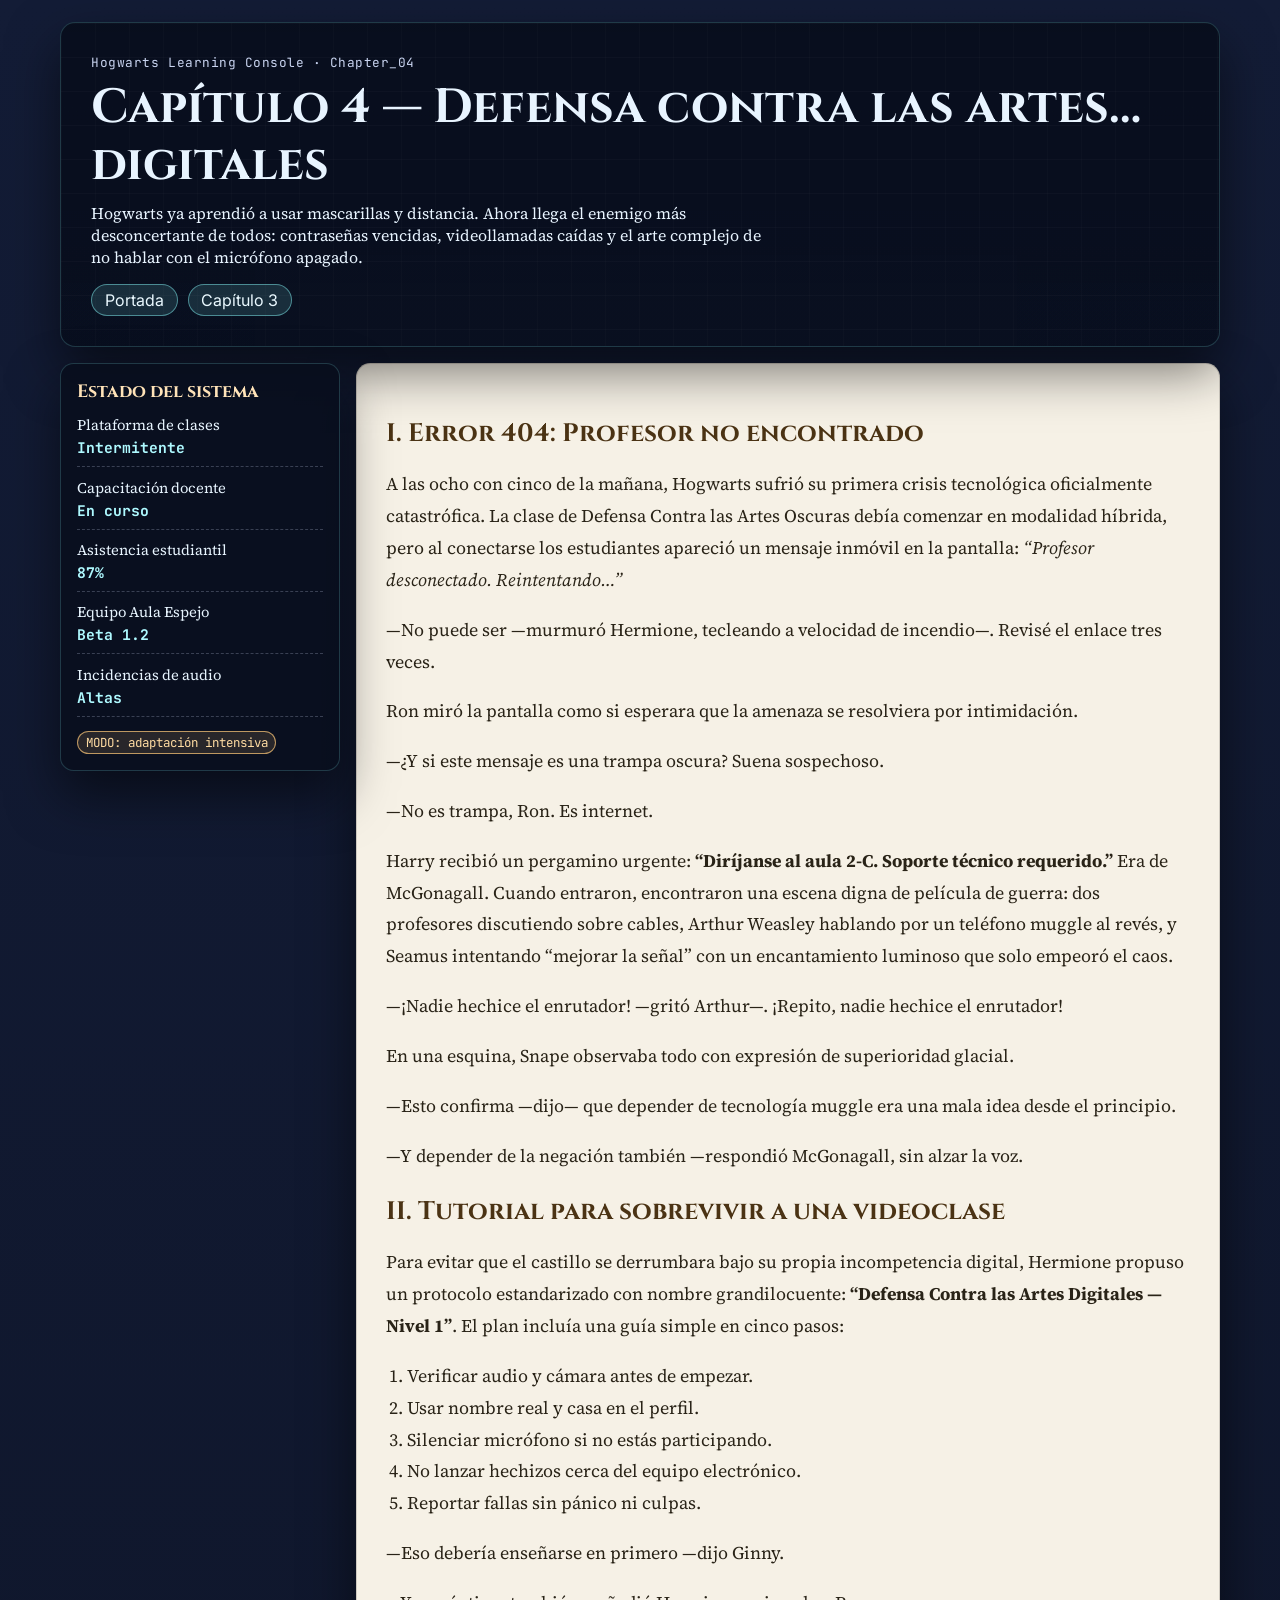
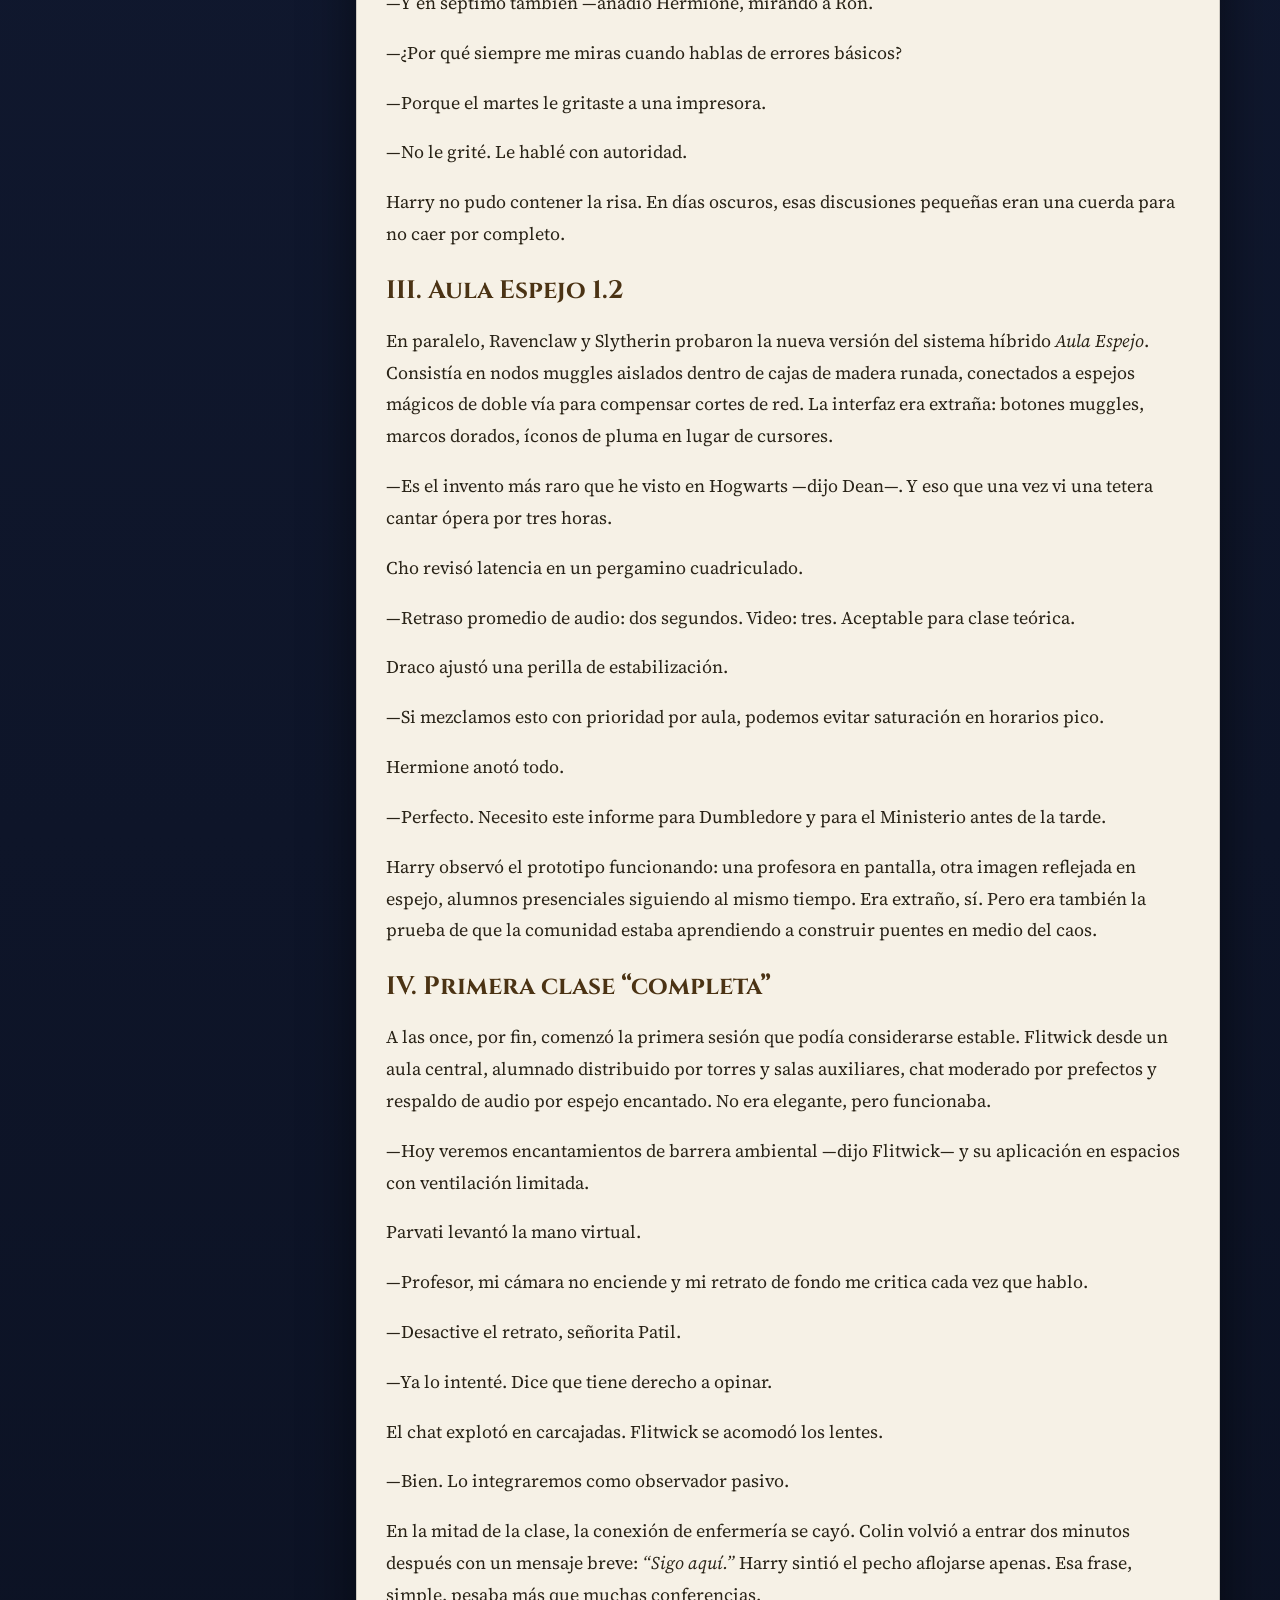
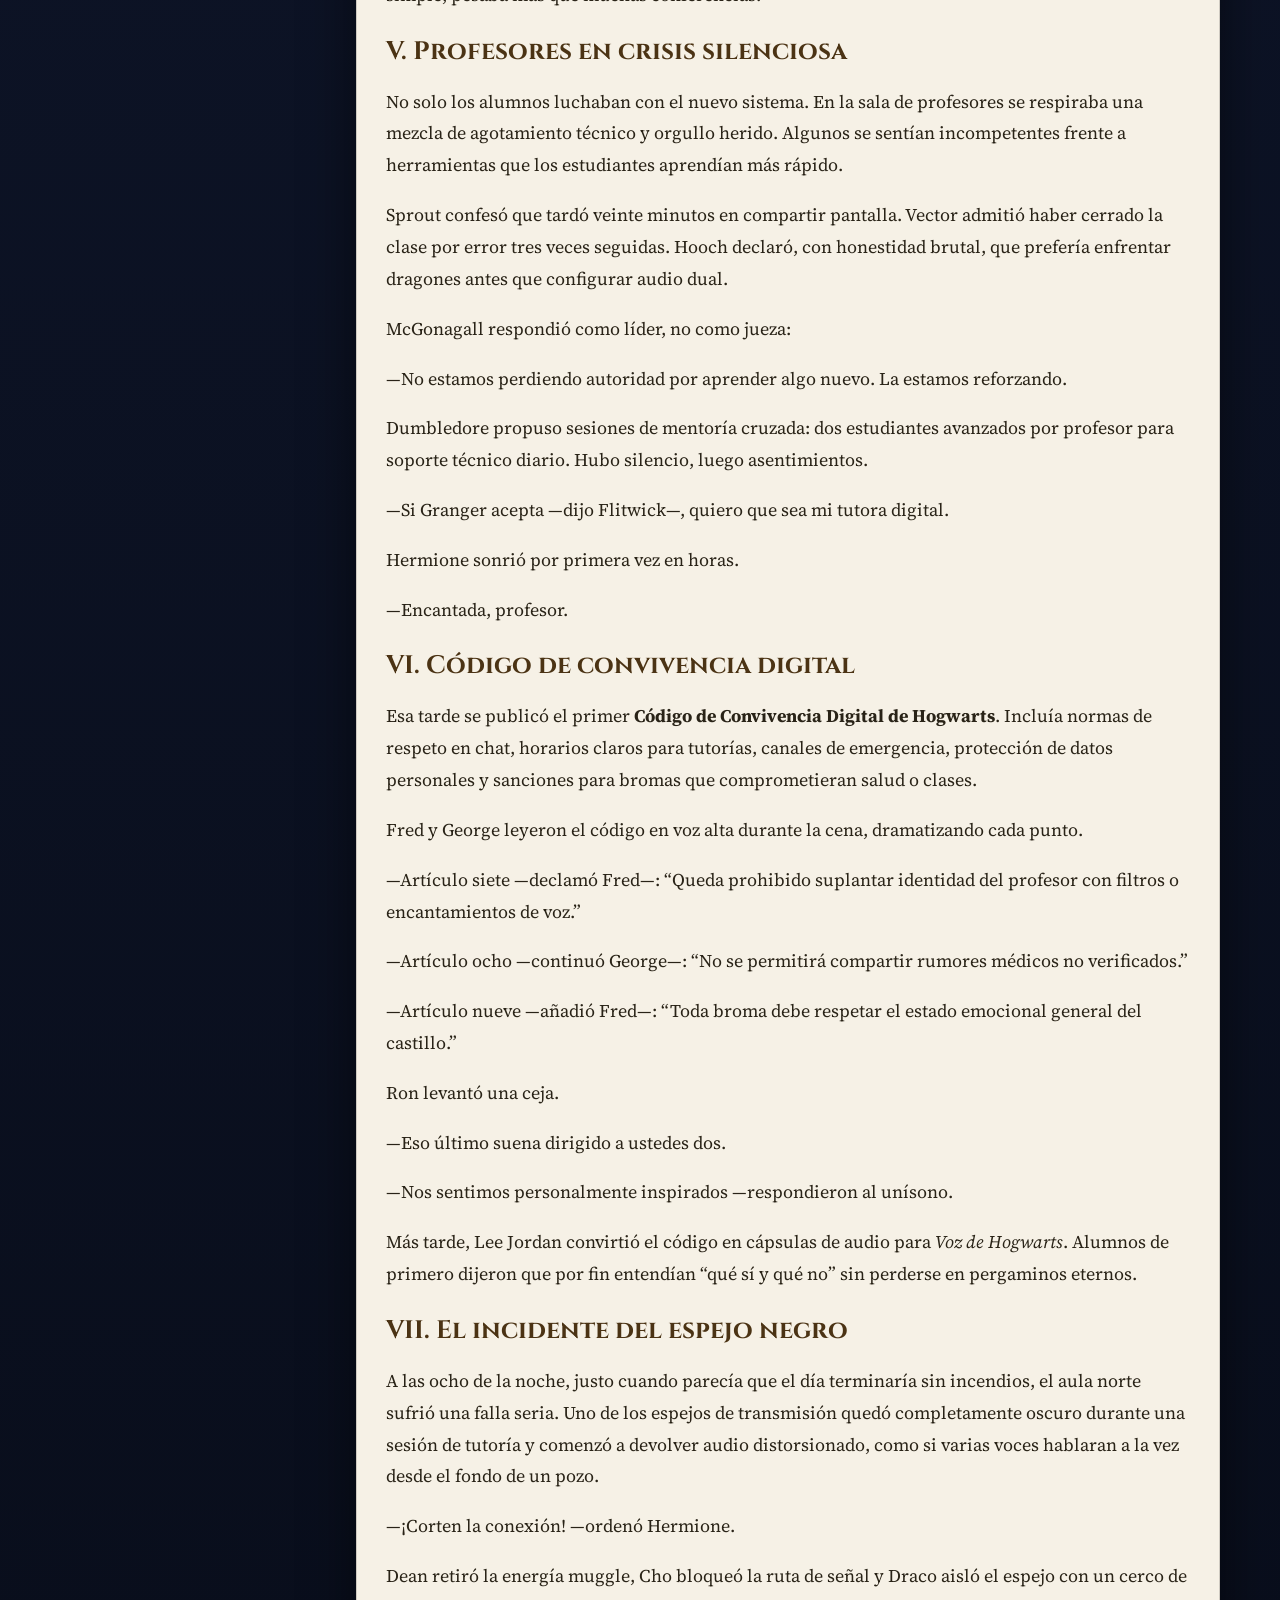
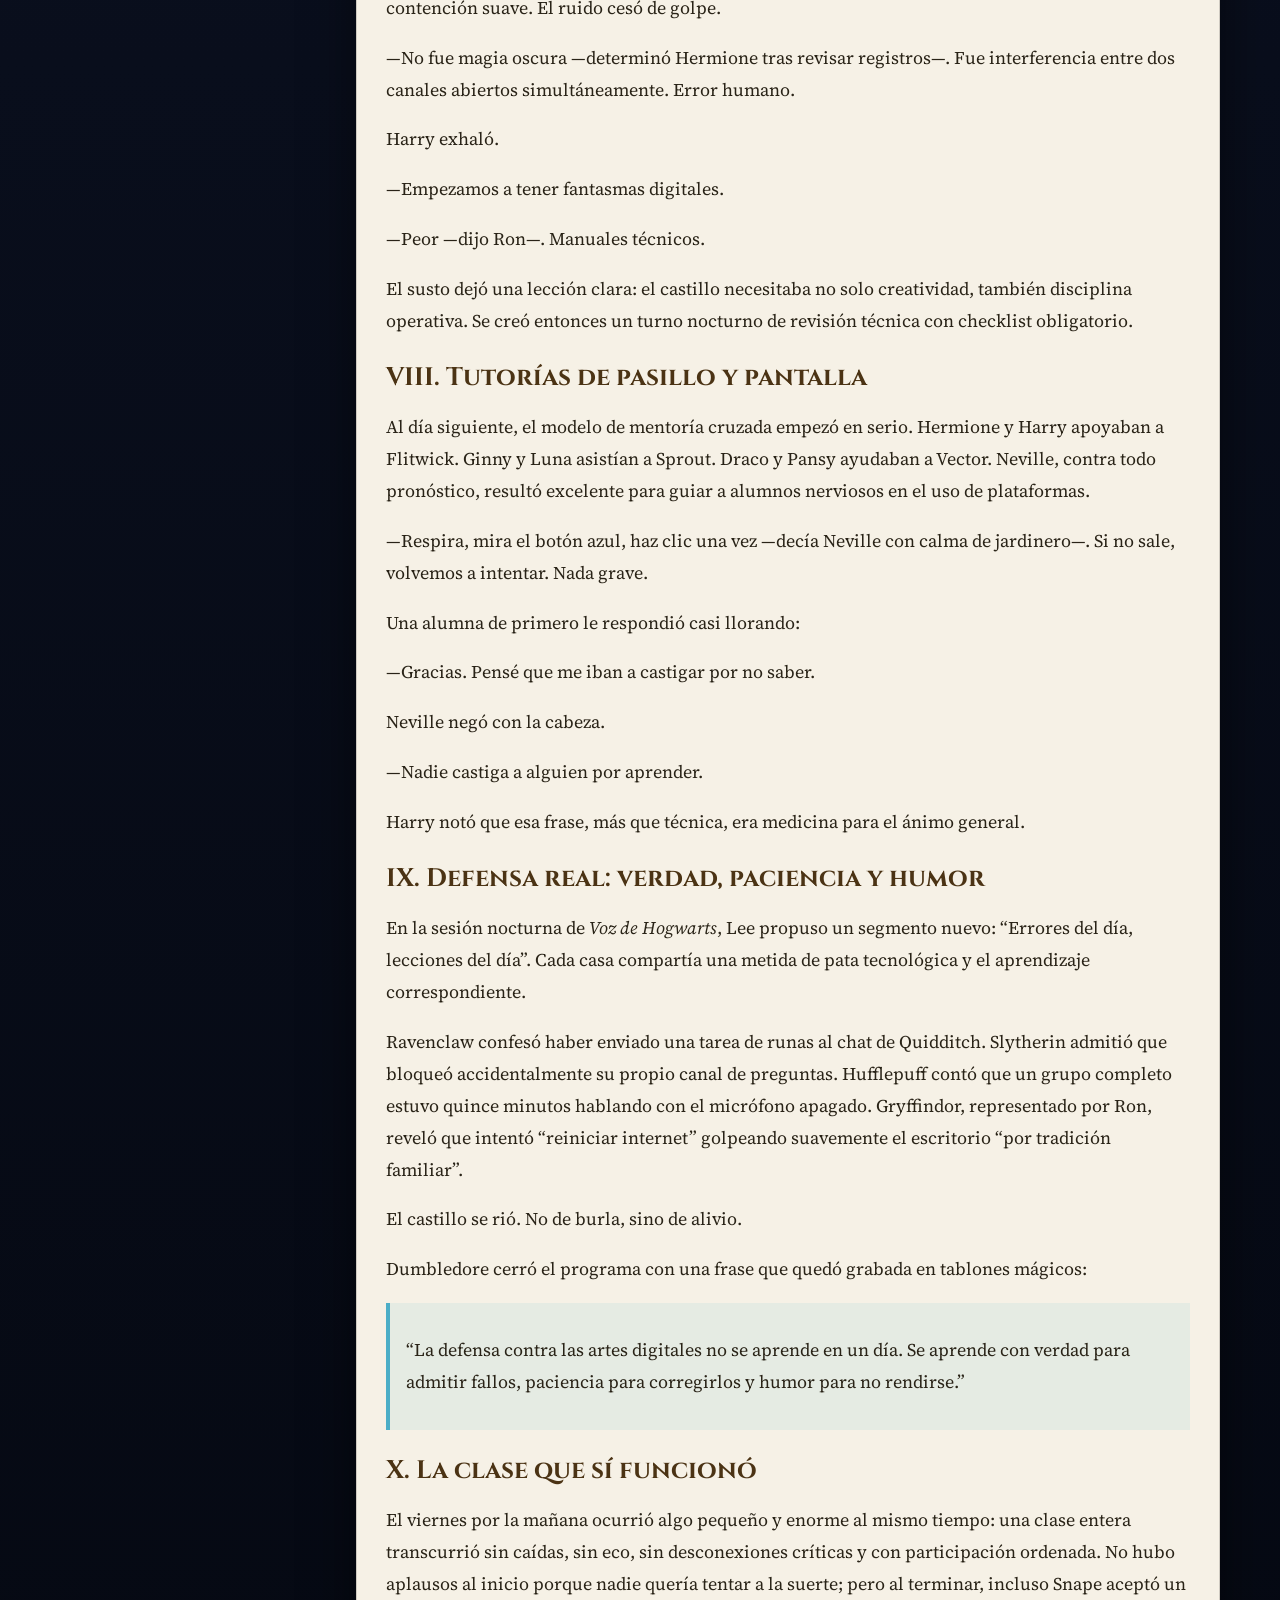
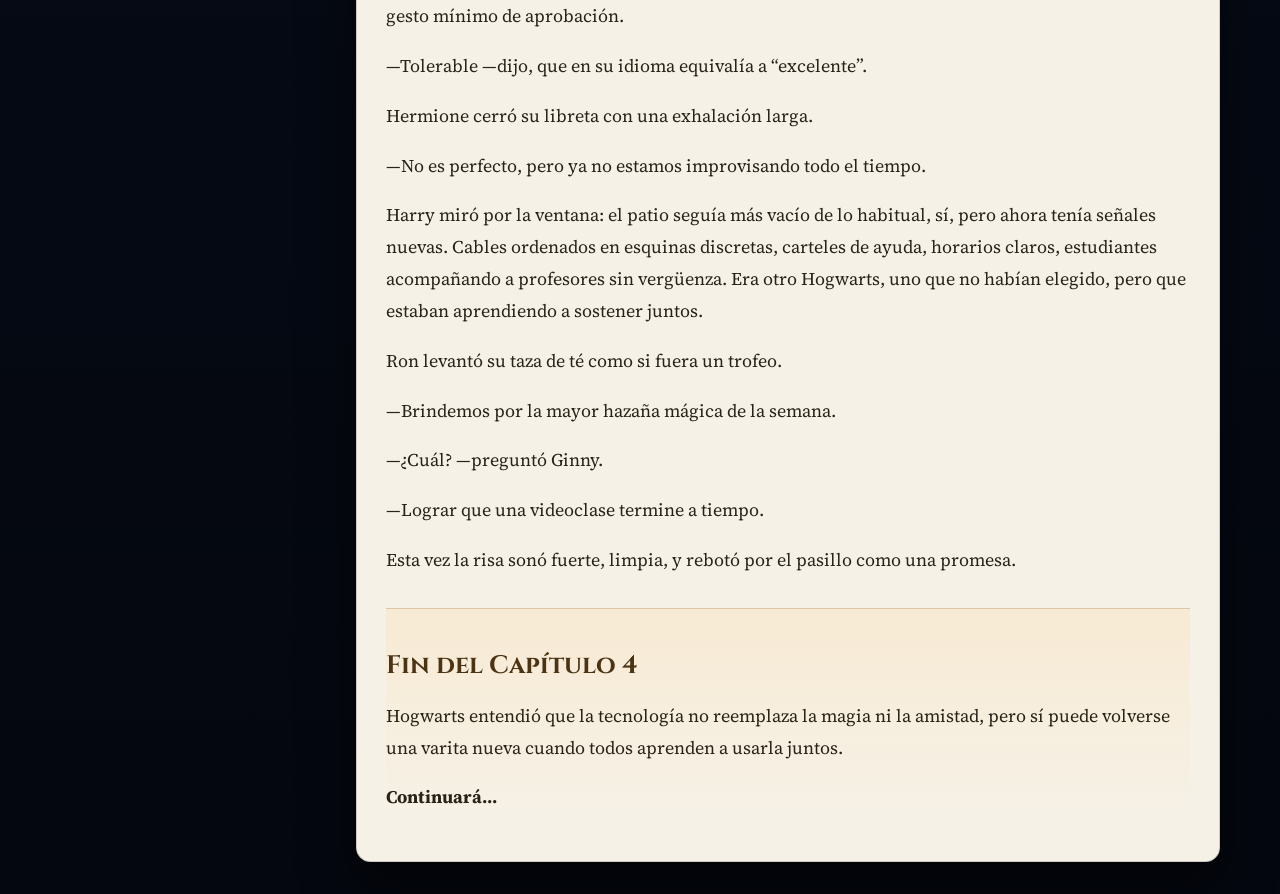
<file: capitulo4.html>
<!doctype html>
<html lang="es">
  <head>
    <meta charset="UTF-8" />
    <meta name="viewport" content="width=device-width, initial-scale=1.0" />
    <title>Capítulo 4 — Defensa contra las artes… digitales</title>
    <meta
      name="description"
      content="Capítulo 4 de la novela Harry Potter y el Misterio del Coronavirus."
    />
    <link rel="preconnect" href="https://fonts.googleapis.com" />
    <link rel="preconnect" href="https://fonts.gstatic.com" crossorigin />
    <link
      href="https://fonts.googleapis.com/css2?family=Cinzel:wght@500;700&family=Inter:wght@400;600;700&family=JetBrains+Mono:wght@400;600&family=Source+Serif+4:opsz,wght@8..60,400;8..60,600;8..60,700&display=swap"
      rel="stylesheet"
    />
    <link rel="stylesheet" href="capitulo4.css" />
  </head>
  <body>
    <header class="chapter-hero">
      <div class="chapter-hero__window">
        <p class="window-title">Hogwarts Learning Console · Chapter_04</p>
        <h1>Capítulo 4 — Defensa contra las artes… digitales</h1>
        <p>
          Hogwarts ya aprendió a usar mascarillas y distancia. Ahora llega el enemigo más desconcertante de
          todos: contraseñas vencidas, videollamadas caídas y el arte complejo de no hablar con el micrófono
          apagado.
        </p>
        <nav aria-label="Navegación">
          <a href="novela.html">Portada</a>
          <a href="capitulo3.html">Capítulo 3</a>
        </nav>
      </div>
    </header>

    <main class="grid-layout">
      <aside class="status-panel" aria-label="Estado del sistema">
        <h2>Estado del sistema</h2>
        <ul>
          <li><span>Plataforma de clases</span><strong>Intermitente</strong></li>
          <li><span>Capacitación docente</span><strong>En curso</strong></li>
          <li><span>Asistencia estudiantil</span><strong>87%</strong></li>
          <li><span>Equipo Aula Espejo</span><strong>Beta 1.2</strong></li>
          <li><span>Incidencias de audio</span><strong>Altas</strong></li>
        </ul>
        <p class="tag">MODO: adaptación intensiva</p>
      </aside>

      <article class="chapter" aria-labelledby="cap4">
        <h2 id="cap4">I. Error 404: Profesor no encontrado</h2>
        <p>
          A las ocho con cinco de la mañana, Hogwarts sufrió su primera crisis tecnológica oficialmente
          catastrófica. La clase de Defensa Contra las Artes Oscuras debía comenzar en modalidad híbrida,
          pero al conectarse los estudiantes apareció un mensaje inmóvil en la pantalla:
          <em>“Profesor desconectado. Reintentando…”</em>
        </p>
        <p>
          —No puede ser —murmuró Hermione, tecleando a velocidad de incendio—. Revisé el enlace tres veces.
        </p>
        <p>
          Ron miró la pantalla como si esperara que la amenaza se resolviera por intimidación.
        </p>
        <p>
          —¿Y si este mensaje es una trampa oscura? Suena sospechoso.
        </p>
        <p>
          —No es trampa, Ron. Es internet.
        </p>
        <p>
          Harry recibió un pergamino urgente: <strong>“Diríjanse al aula 2-C. Soporte técnico requerido.”</strong>
          Era de McGonagall. Cuando entraron, encontraron una escena digna de película de guerra: dos
          profesores discutiendo sobre cables, Arthur Weasley hablando por un teléfono muggle al revés, y
          Seamus intentando “mejorar la señal” con un encantamiento luminoso que solo empeoró el caos.
        </p>
        <p>
          —¡Nadie hechice el enrutador! —gritó Arthur—. ¡Repito, nadie hechice el enrutador!
        </p>
        <p>
          En una esquina, Snape observaba todo con expresión de superioridad glacial.
        </p>
        <p>
          —Esto confirma —dijo— que depender de tecnología muggle era una mala idea desde el principio.
        </p>
        <p>
          —Y depender de la negación también —respondió McGonagall, sin alzar la voz.
        </p>

        <h2>II. Tutorial para sobrevivir a una videoclase</h2>
        <p>
          Para evitar que el castillo se derrumbara bajo su propia incompetencia digital, Hermione propuso un
          protocolo estandarizado con nombre grandilocuente: <strong>“Defensa Contra las Artes Digitales — Nivel 1”</strong>.
          El plan incluía una guía simple en cinco pasos:
        </p>
        <ol>
          <li>Verificar audio y cámara antes de empezar.</li>
          <li>Usar nombre real y casa en el perfil.</li>
          <li>Silenciar micrófono si no estás participando.</li>
          <li>No lanzar hechizos cerca del equipo electrónico.</li>
          <li>Reportar fallas sin pánico ni culpas.</li>
        </ol>
        <p>
          —Eso debería enseñarse en primero —dijo Ginny.
        </p>
        <p>
          —Y en séptimo también —añadió Hermione, mirando a Ron.
        </p>
        <p>
          —¿Por qué siempre me miras cuando hablas de errores básicos?
        </p>
        <p>
          —Porque el martes le gritaste a una impresora.
        </p>
        <p>
          —No le grité. Le hablé con autoridad.
        </p>
        <p>
          Harry no pudo contener la risa. En días oscuros, esas discusiones pequeñas eran una cuerda para no
          caer por completo.
        </p>

        <h2>III. Aula Espejo 1.2</h2>
        <p>
          En paralelo, Ravenclaw y Slytherin probaron la nueva versión del sistema híbrido <em>Aula Espejo</em>.
          Consistía en nodos muggles aislados dentro de cajas de madera runada, conectados a espejos mágicos de
          doble vía para compensar cortes de red. La interfaz era extraña: botones muggles, marcos dorados,
          íconos de pluma en lugar de cursores.
        </p>
        <p>
          —Es el invento más raro que he visto en Hogwarts —dijo Dean—. Y eso que una vez vi una tetera cantar
          ópera por tres horas.
        </p>
        <p>
          Cho revisó latencia en un pergamino cuadriculado.
        </p>
        <p>
          —Retraso promedio de audio: dos segundos. Video: tres. Aceptable para clase teórica.
        </p>
        <p>
          Draco ajustó una perilla de estabilización.
        </p>
        <p>
          —Si mezclamos esto con prioridad por aula, podemos evitar saturación en horarios pico.
        </p>
        <p>
          Hermione anotó todo.
        </p>
        <p>
          —Perfecto. Necesito este informe para Dumbledore y para el Ministerio antes de la tarde.
        </p>
        <p>
          Harry observó el prototipo funcionando: una profesora en pantalla, otra imagen reflejada en espejo,
          alumnos presenciales siguiendo al mismo tiempo. Era extraño, sí. Pero era también la prueba de que la
          comunidad estaba aprendiendo a construir puentes en medio del caos.
        </p>

        <h2>IV. Primera clase “completa”</h2>
        <p>
          A las once, por fin, comenzó la primera sesión que podía considerarse estable. Flitwick desde un aula
          central, alumnado distribuido por torres y salas auxiliares, chat moderado por prefectos y respaldo de
          audio por espejo encantado. No era elegante, pero funcionaba.
        </p>
        <p>
          —Hoy veremos encantamientos de barrera ambiental —dijo Flitwick— y su aplicación en espacios con
          ventilación limitada.
        </p>
        <p>
          Parvati levantó la mano virtual.
        </p>
        <p>
          —Profesor, mi cámara no enciende y mi retrato de fondo me critica cada vez que hablo.
        </p>
        <p>
          —Desactive el retrato, señorita Patil.
        </p>
        <p>
          —Ya lo intenté. Dice que tiene derecho a opinar.
        </p>
        <p>
          El chat explotó en carcajadas. Flitwick se acomodó los lentes.
        </p>
        <p>
          —Bien. Lo integraremos como observador pasivo.
        </p>
        <p>
          En la mitad de la clase, la conexión de enfermería se cayó. Colin volvió a entrar dos minutos
          después con un mensaje breve: <em>“Sigo aquí.”</em> Harry sintió el pecho aflojarse apenas. Esa frase,
          simple, pesaba más que muchas conferencias.
        </p>

        <h2>V. Profesores en crisis silenciosa</h2>
        <p>
          No solo los alumnos luchaban con el nuevo sistema. En la sala de profesores se respiraba una mezcla
          de agotamiento técnico y orgullo herido. Algunos se sentían incompetentes frente a herramientas que
          los estudiantes aprendían más rápido.
        </p>
        <p>
          Sprout confesó que tardó veinte minutos en compartir pantalla. Vector admitió haber cerrado la clase
          por error tres veces seguidas. Hooch declaró, con honestidad brutal, que prefería enfrentar dragones
          antes que configurar audio dual.
        </p>
        <p>
          McGonagall respondió como líder, no como jueza:
        </p>
        <p>
          —No estamos perdiendo autoridad por aprender algo nuevo. La estamos reforzando.
        </p>
        <p>
          Dumbledore propuso sesiones de mentoría cruzada: dos estudiantes avanzados por profesor para soporte
          técnico diario. Hubo silencio, luego asentimientos.
        </p>
        <p>
          —Si Granger acepta —dijo Flitwick—, quiero que sea mi tutora digital.
        </p>
        <p>
          Hermione sonrió por primera vez en horas.
        </p>
        <p>
          —Encantada, profesor.
        </p>

        <h2>VI. Código de convivencia digital</h2>
        <p>
          Esa tarde se publicó el primer <strong>Código de Convivencia Digital de Hogwarts</strong>. Incluía
          normas de respeto en chat, horarios claros para tutorías, canales de emergencia, protección de datos
          personales y sanciones para bromas que comprometieran salud o clases.
        </p>
        <p>
          Fred y George leyeron el código en voz alta durante la cena, dramatizando cada punto.
        </p>
        <p>
          —Artículo siete —declamó Fred—: “Queda prohibido suplantar identidad del profesor con filtros o
          encantamientos de voz.”
        </p>
        <p>
          —Artículo ocho —continuó George—: “No se permitirá compartir rumores médicos no verificados.”
        </p>
        <p>
          —Artículo nueve —añadió Fred—: “Toda broma debe respetar el estado emocional general del castillo.”
        </p>
        <p>
          Ron levantó una ceja.
        </p>
        <p>
          —Eso último suena dirigido a ustedes dos.
        </p>
        <p>
          —Nos sentimos personalmente inspirados —respondieron al unísono.
        </p>
        <p>
          Más tarde, Lee Jordan convirtió el código en cápsulas de audio para <em>Voz de Hogwarts</em>. Alumnos de
          primero dijeron que por fin entendían “qué sí y qué no” sin perderse en pergaminos eternos.
        </p>

        <h2>VII. El incidente del espejo negro</h2>
        <p>
          A las ocho de la noche, justo cuando parecía que el día terminaría sin incendios, el aula norte sufrió
          una falla seria. Uno de los espejos de transmisión quedó completamente oscuro durante una sesión de
          tutoría y comenzó a devolver audio distorsionado, como si varias voces hablaran a la vez desde el fondo
          de un pozo.
        </p>
        <p>
          —¡Corten la conexión! —ordenó Hermione.
        </p>
        <p>
          Dean retiró la energía muggle, Cho bloqueó la ruta de señal y Draco aisló el espejo con un cerco de
          contención suave. El ruido cesó de golpe.
        </p>
        <p>
          —No fue magia oscura —determinó Hermione tras revisar registros—. Fue interferencia entre dos canales
          abiertos simultáneamente. Error humano.
        </p>
        <p>
          Harry exhaló.
        </p>
        <p>
          —Empezamos a tener fantasmas digitales.
        </p>
        <p>
          —Peor —dijo Ron—. Manuales técnicos.
        </p>
        <p>
          El susto dejó una lección clara: el castillo necesitaba no solo creatividad, también disciplina
          operativa. Se creó entonces un turno nocturno de revisión técnica con checklist obligatorio.
        </p>

        <h2>VIII. Tutorías de pasillo y pantalla</h2>
        <p>
          Al día siguiente, el modelo de mentoría cruzada empezó en serio. Hermione y Harry apoyaban a Flitwick.
          Ginny y Luna asistían a Sprout. Draco y Pansy ayudaban a Vector. Neville, contra todo pronóstico,
          resultó excelente para guiar a alumnos nerviosos en el uso de plataformas.
        </p>
        <p>
          —Respira, mira el botón azul, haz clic una vez —decía Neville con calma de jardinero—. Si no sale,
          volvemos a intentar. Nada grave.
        </p>
        <p>
          Una alumna de primero le respondió casi llorando:
        </p>
        <p>
          —Gracias. Pensé que me iban a castigar por no saber.
        </p>
        <p>
          Neville negó con la cabeza.
        </p>
        <p>
          —Nadie castiga a alguien por aprender.
        </p>
        <p>
          Harry notó que esa frase, más que técnica, era medicina para el ánimo general.
        </p>

        <h2>IX. Defensa real: verdad, paciencia y humor</h2>
        <p>
          En la sesión nocturna de <em>Voz de Hogwarts</em>, Lee propuso un segmento nuevo: “Errores del día, lecciones
          del día”. Cada casa compartía una metida de pata tecnológica y el aprendizaje correspondiente.
        </p>
        <p>
          Ravenclaw confesó haber enviado una tarea de runas al chat de Quidditch.
          Slytherin admitió que bloqueó accidentalmente su propio canal de preguntas.
          Hufflepuff contó que un grupo completo estuvo quince minutos hablando con el micrófono apagado.
          Gryffindor, representado por Ron, reveló que intentó “reiniciar internet” golpeando suavemente el
          escritorio “por tradición familiar”.
        </p>
        <p>
          El castillo se rió. No de burla, sino de alivio.
        </p>
        <p>
          Dumbledore cerró el programa con una frase que quedó grabada en tablones mágicos:
        </p>
        <blockquote>
          <p>
            “La defensa contra las artes digitales no se aprende en un día. Se aprende con verdad para admitir
            fallos, paciencia para corregirlos y humor para no rendirse.”
          </p>
        </blockquote>

        <h2>X. La clase que sí funcionó</h2>
        <p>
          El viernes por la mañana ocurrió algo pequeño y enorme al mismo tiempo: una clase entera transcurrió
          sin caídas, sin eco, sin desconexiones críticas y con participación ordenada. No hubo aplausos al
          inicio porque nadie quería tentar a la suerte; pero al terminar, incluso Snape aceptó un gesto mínimo
          de aprobación.
        </p>
        <p>
          —Tolerable —dijo, que en su idioma equivalía a “excelente”.
        </p>
        <p>
          Hermione cerró su libreta con una exhalación larga.
        </p>
        <p>
          —No es perfecto, pero ya no estamos improvisando todo el tiempo.
        </p>
        <p>
          Harry miró por la ventana: el patio seguía más vacío de lo habitual, sí, pero ahora tenía señales
          nuevas. Cables ordenados en esquinas discretas, carteles de ayuda, horarios claros, estudiantes
          acompañando a profesores sin vergüenza. Era otro Hogwarts, uno que no habían elegido, pero que estaban
          aprendiendo a sostener juntos.
        </p>
        <p>
          Ron levantó su taza de té como si fuera un trofeo.
        </p>
        <p>
          —Brindemos por la mayor hazaña mágica de la semana.
        </p>
        <p>
          —¿Cuál? —preguntó Ginny.
        </p>
        <p>
          —Lograr que una videoclase termine a tiempo.
        </p>
        <p>
          Esta vez la risa sonó fuerte, limpia, y rebotó por el pasillo como una promesa.
        </p>

        <section class="chapter-end" aria-label="Cierre del capítulo">
          <h2>Fin del Capítulo 4</h2>
          <p>
            Hogwarts entendió que la tecnología no reemplaza la magia ni la amistad, pero sí puede volverse una
            varita nueva cuando todos aprenden a usarla juntos.
          </p>
          <p><strong>Continuará…</strong></p>
        </section>
      </article>
    </main>
  </body>
</html>
</file>
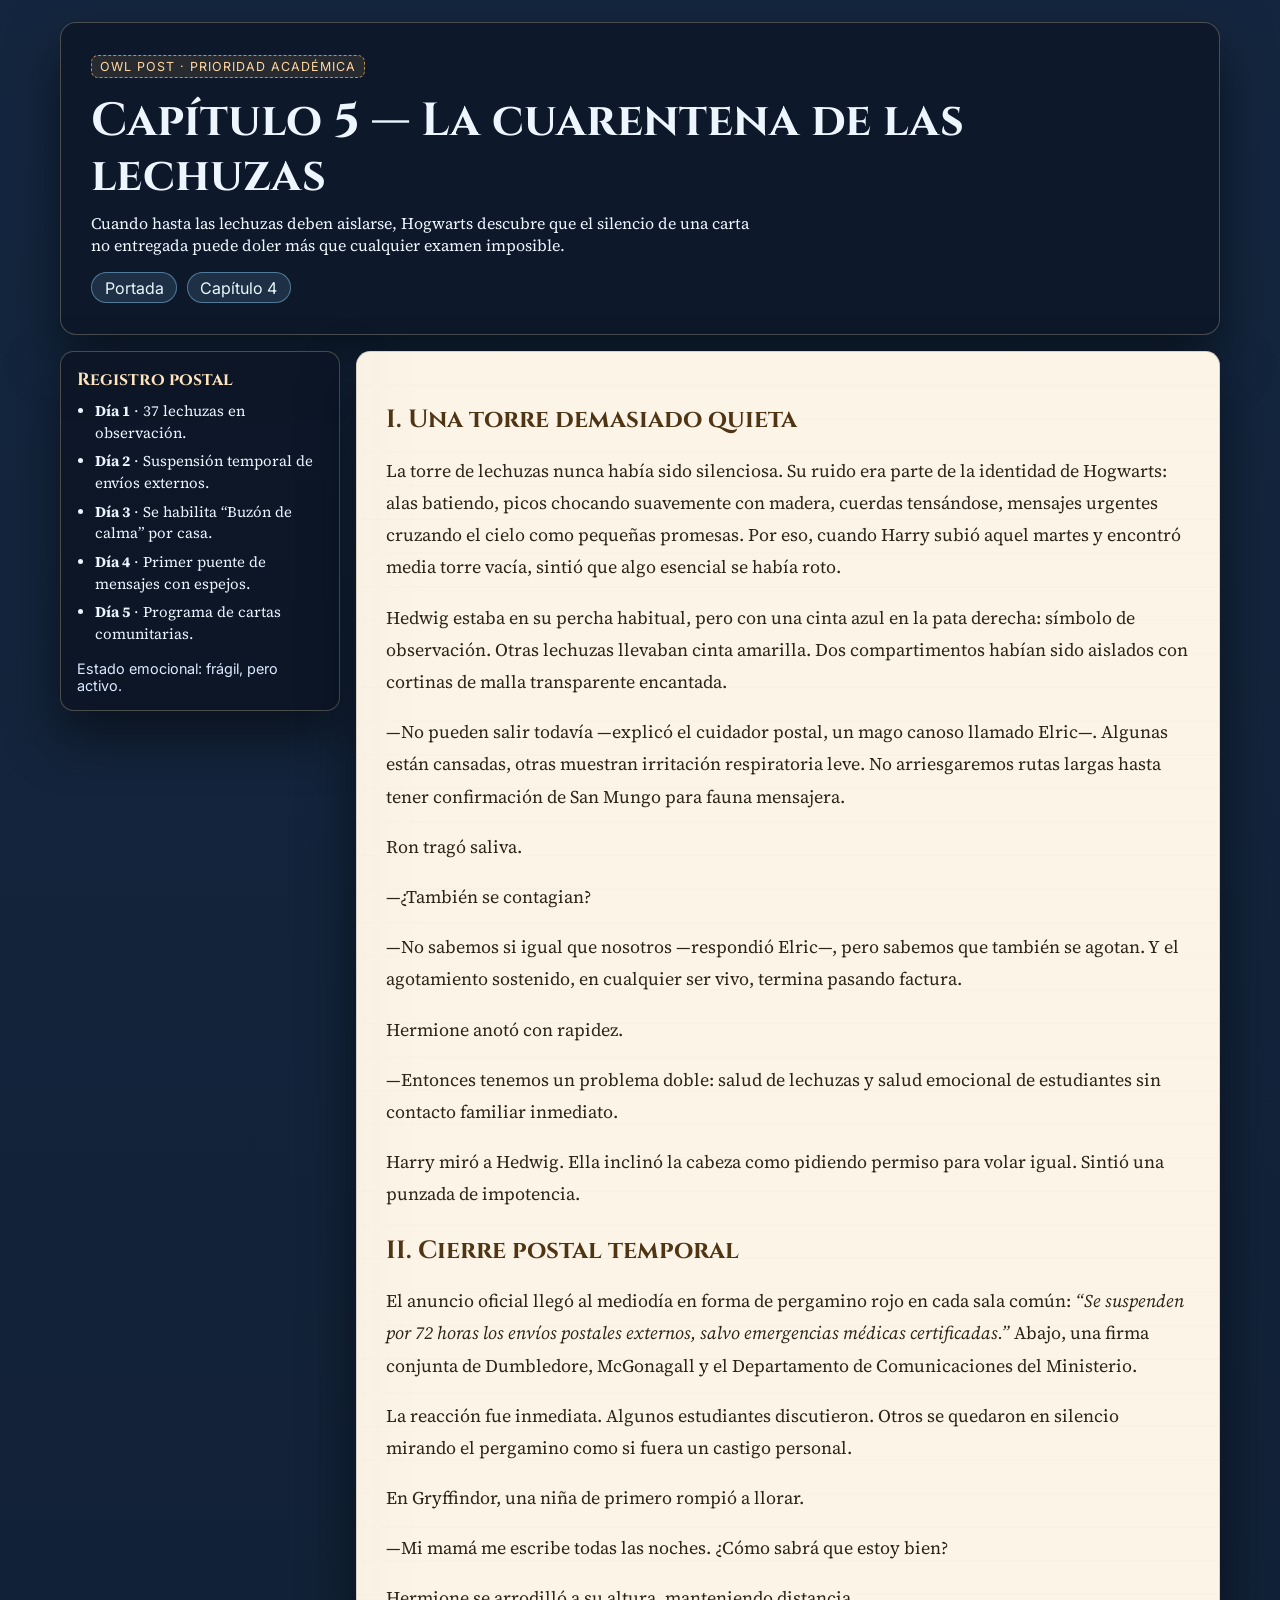
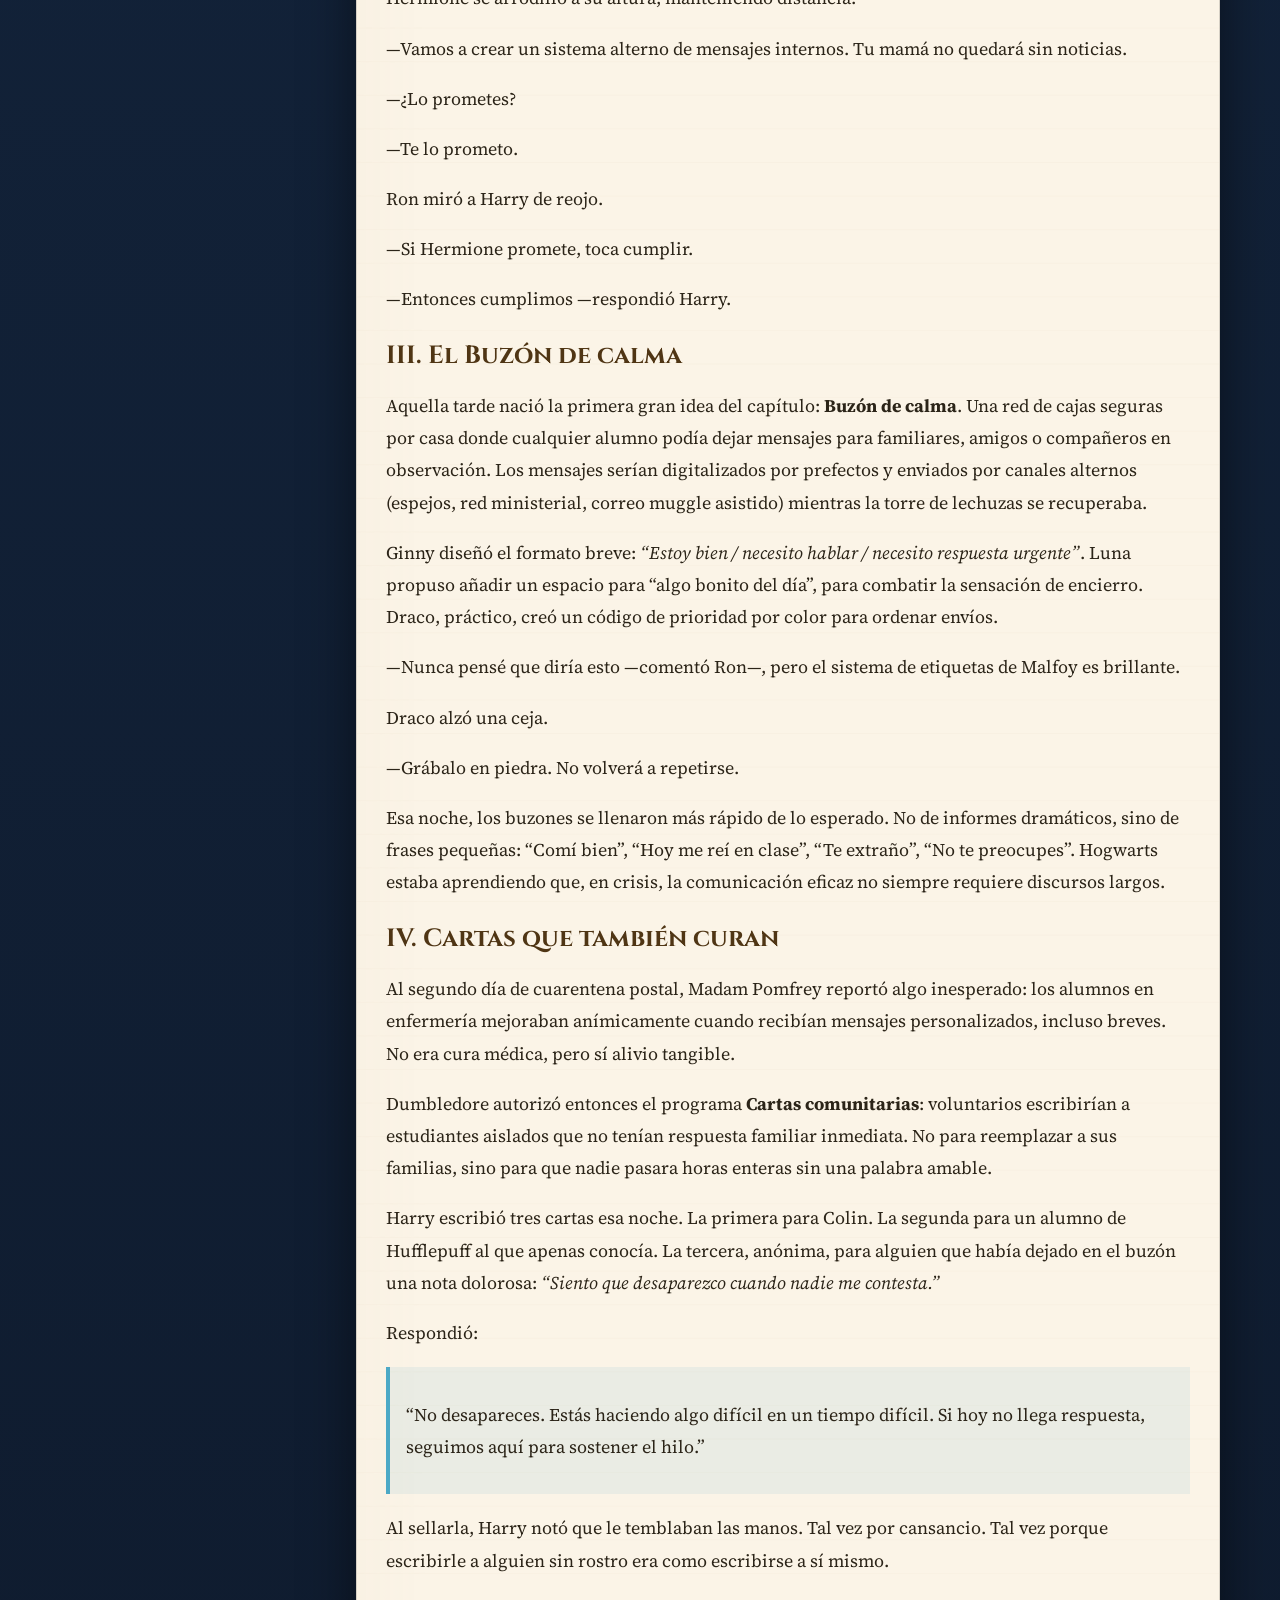
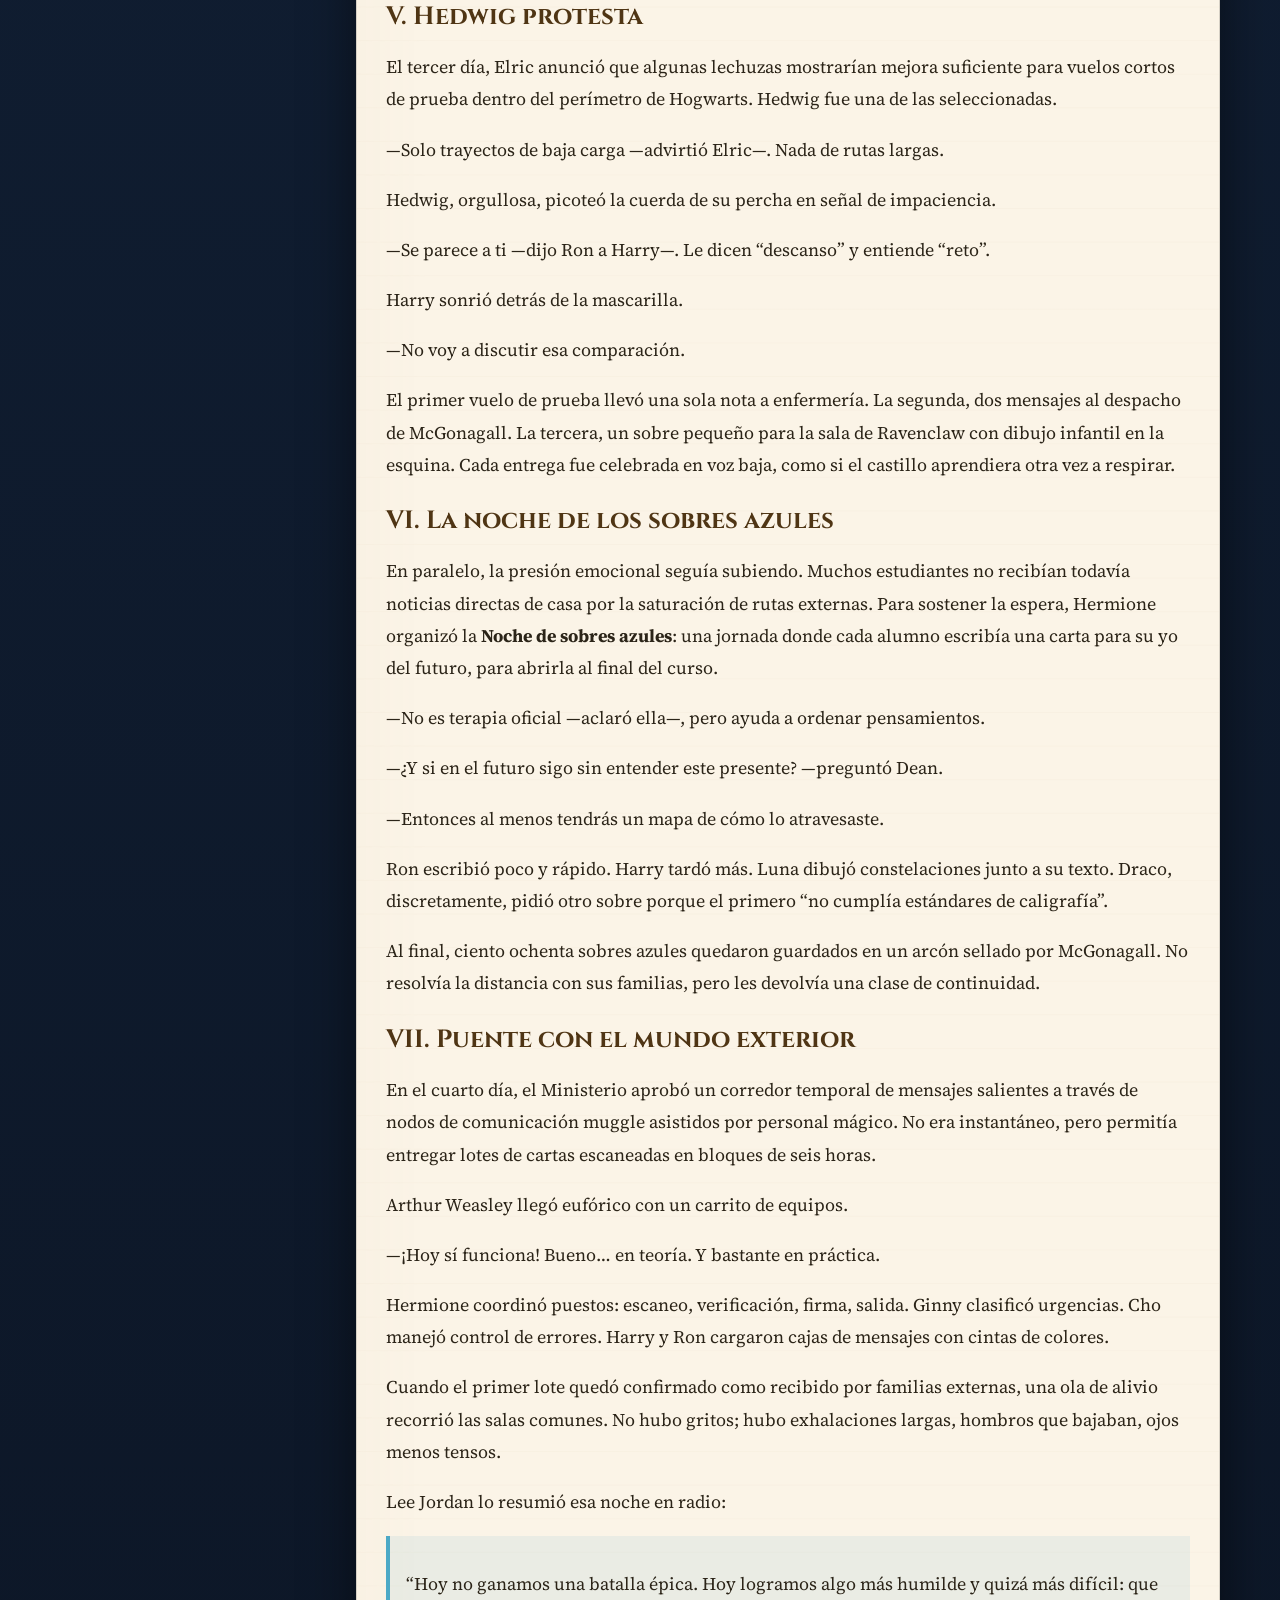
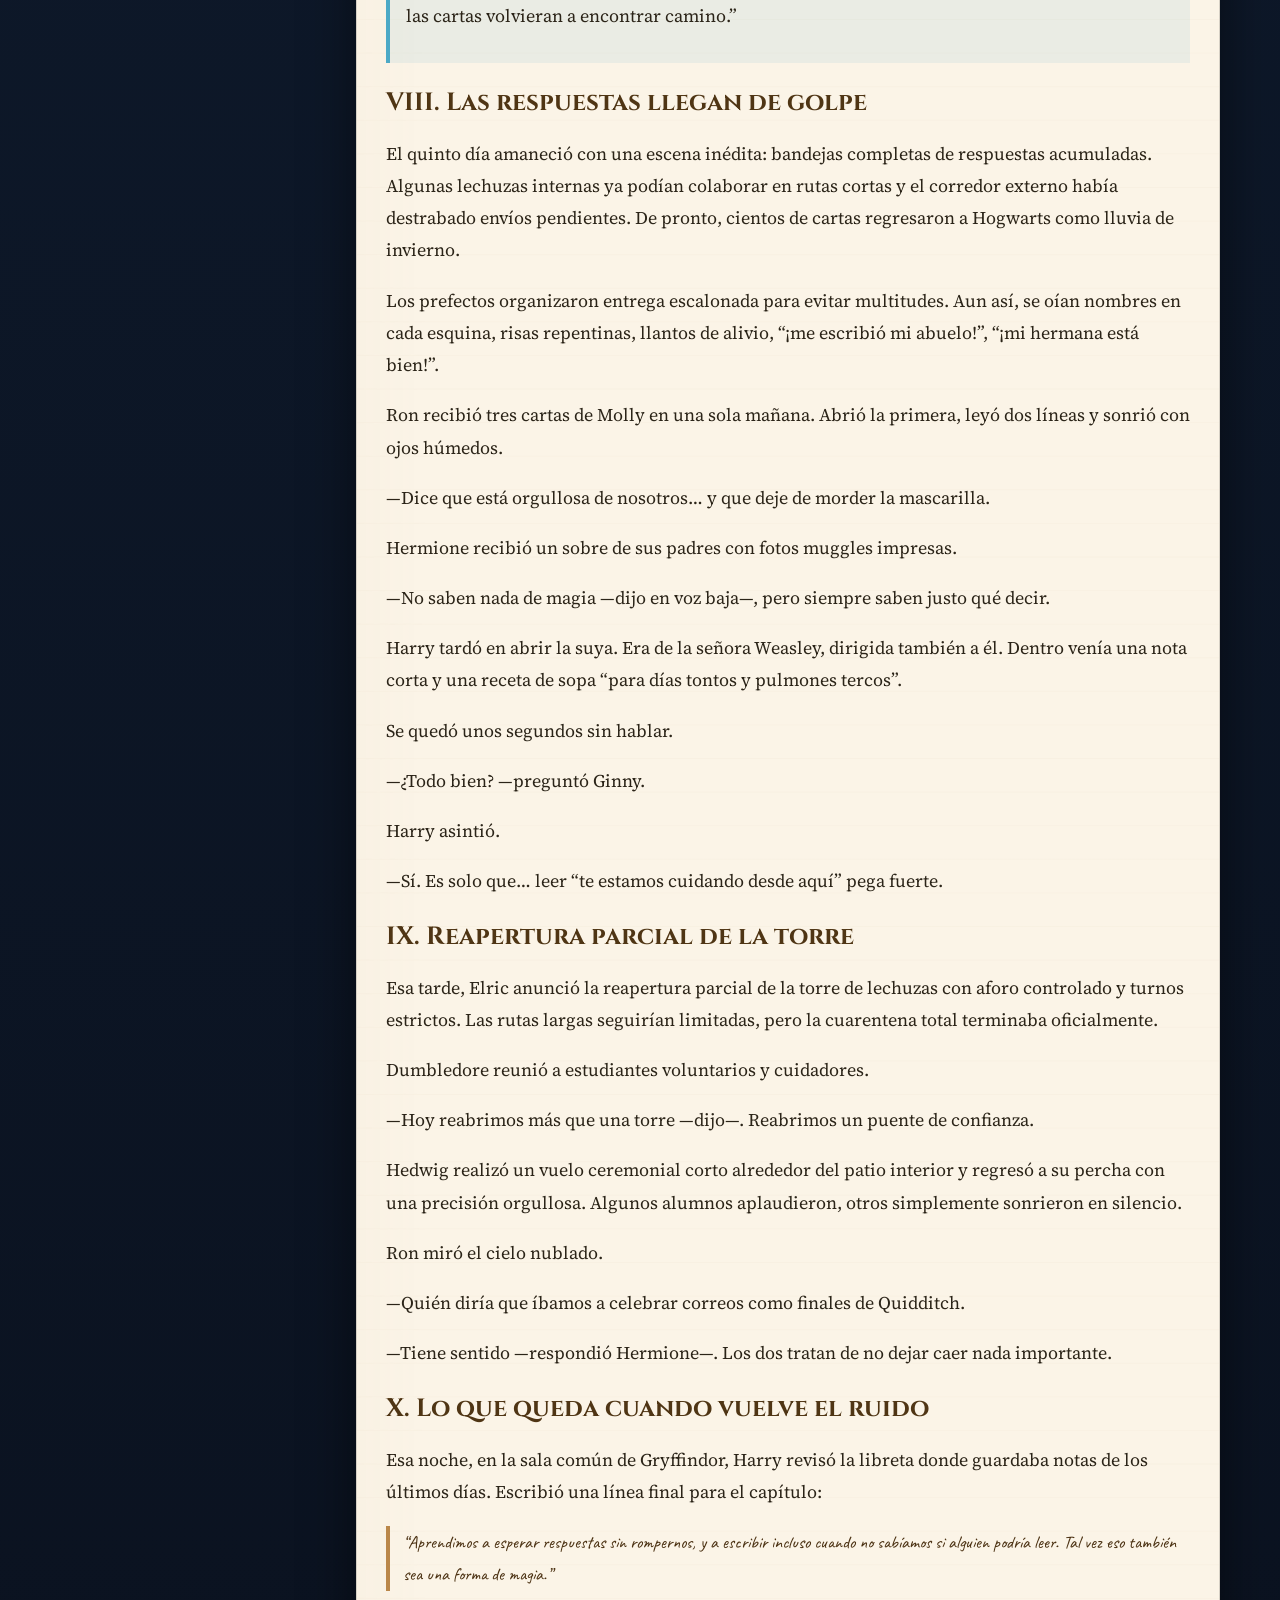
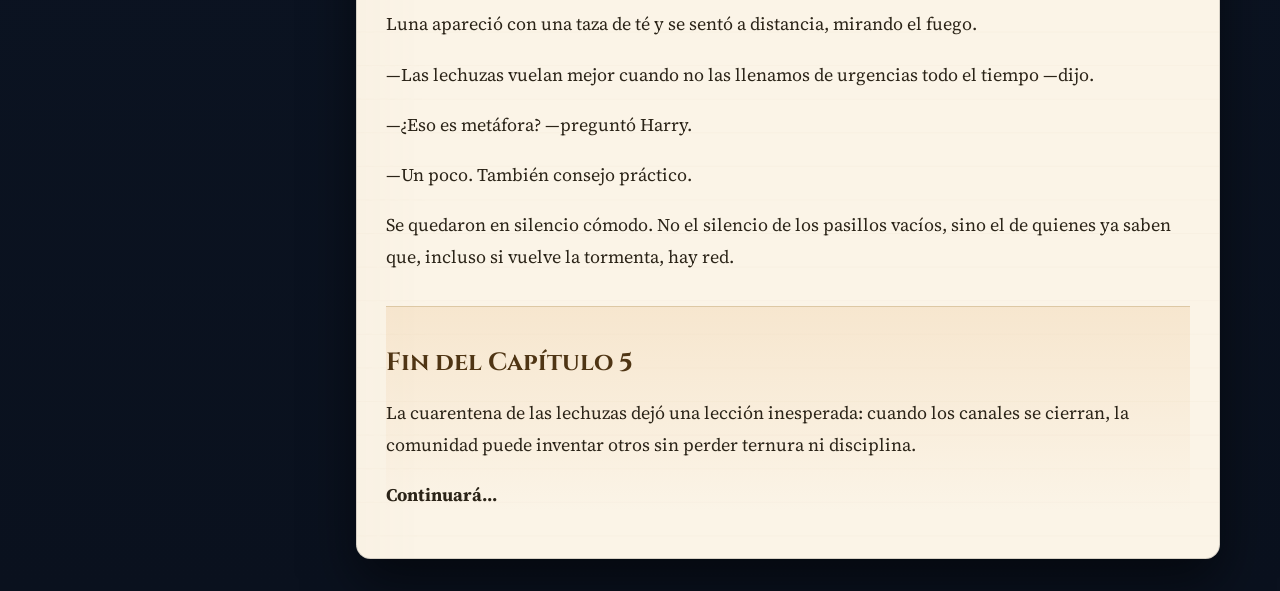
<file: capitulo5.html>
<!doctype html>
<html lang="es">
  <head>
    <meta charset="UTF-8" />
    <meta name="viewport" content="width=device-width, initial-scale=1.0" />
    <title>Capítulo 5 — La cuarentena de las lechuzas</title>
    <meta
      name="description"
      content="Capítulo 5 de la novela Harry Potter y el Misterio del Coronavirus."
    />
    <link rel="preconnect" href="https://fonts.googleapis.com" />
    <link rel="preconnect" href="https://fonts.gstatic.com" crossorigin />
    <link
      href="https://fonts.googleapis.com/css2?family=Caveat:wght@500;700&family=Cinzel:wght@500;700&family=Inter:wght@400;600;700&family=Source+Serif+4:opsz,wght@8..60,400;8..60,600;8..60,700&display=swap"
      rel="stylesheet"
    />
    <link rel="stylesheet" href="capitulo5.css" />
  </head>
  <body>
    <header class="post-header">
      <div class="stamp">OWL POST · PRIORIDAD ACADÉMICA</div>
      <h1>Capítulo 5 — La cuarentena de las lechuzas</h1>
      <p>
        Cuando hasta las lechuzas deben aislarse, Hogwarts descubre que el silencio de una carta no entregada
        puede doler más que cualquier examen imposible.
      </p>
      <nav aria-label="Navegación">
        <a href="novela.html">Portada</a>
        <a href="capitulo4.html">Capítulo 4</a>
      </nav>
    </header>

    <main class="mail-layout">
      <aside class="mail-sidebar" aria-label="Registro postal">
        <h2>Registro postal</h2>
        <ul>
          <li><strong>Día 1</strong> · 37 lechuzas en observación.</li>
          <li><strong>Día 2</strong> · Suspensión temporal de envíos externos.</li>
          <li><strong>Día 3</strong> · Se habilita “Buzón de calma” por casa.</li>
          <li><strong>Día 4</strong> · Primer puente de mensajes con espejos.</li>
          <li><strong>Día 5</strong> · Programa de cartas comunitarias.</li>
        </ul>
        <p class="seal">Estado emocional: frágil, pero activo.</p>
      </aside>

      <article class="chapter" aria-labelledby="cap5">
        <h2 id="cap5">I. Una torre demasiado quieta</h2>
        <p>
          La torre de lechuzas nunca había sido silenciosa. Su ruido era parte de la identidad de Hogwarts:
          alas batiendo, picos chocando suavemente con madera, cuerdas tensándose, mensajes urgentes cruzando el
          cielo como pequeñas promesas. Por eso, cuando Harry subió aquel martes y encontró media torre vacía,
          sintió que algo esencial se había roto.
        </p>
        <p>
          Hedwig estaba en su percha habitual, pero con una cinta azul en la pata derecha: símbolo de observación.
          Otras lechuzas llevaban cinta amarilla. Dos compartimentos habían sido aislados con cortinas de malla
          transparente encantada.
        </p>
        <p>
          —No pueden salir todavía —explicó el cuidador postal, un mago canoso llamado Elric—. Algunas están
          cansadas, otras muestran irritación respiratoria leve. No arriesgaremos rutas largas hasta tener
          confirmación de San Mungo para fauna mensajera.
        </p>
        <p>
          Ron tragó saliva.
        </p>
        <p>
          —¿También se contagian?
        </p>
        <p>
          —No sabemos si igual que nosotros —respondió Elric—, pero sabemos que también se agotan. Y el agotamiento
          sostenido, en cualquier ser vivo, termina pasando factura.
        </p>
        <p>
          Hermione anotó con rapidez.
        </p>
        <p>
          —Entonces tenemos un problema doble: salud de lechuzas y salud emocional de estudiantes sin contacto
          familiar inmediato.
        </p>
        <p>
          Harry miró a Hedwig. Ella inclinó la cabeza como pidiendo permiso para volar igual. Sintió una punzada
          de impotencia.
        </p>

        <h2>II. Cierre postal temporal</h2>
        <p>
          El anuncio oficial llegó al mediodía en forma de pergamino rojo en cada sala común:
          <em>“Se suspenden por 72 horas los envíos postales externos, salvo emergencias médicas certificadas.”</em>
          Abajo, una firma conjunta de Dumbledore, McGonagall y el Departamento de Comunicaciones del Ministerio.
        </p>
        <p>
          La reacción fue inmediata. Algunos estudiantes discutieron. Otros se quedaron en silencio mirando
          el pergamino como si fuera un castigo personal.
        </p>
        <p>
          En Gryffindor, una niña de primero rompió a llorar.
        </p>
        <p>
          —Mi mamá me escribe todas las noches. ¿Cómo sabrá que estoy bien?
        </p>
        <p>
          Hermione se arrodilló a su altura, manteniendo distancia.
        </p>
        <p>
          —Vamos a crear un sistema alterno de mensajes internos. Tu mamá no quedará sin noticias.
        </p>
        <p>
          —¿Lo prometes?
        </p>
        <p>
          —Te lo prometo.
        </p>
        <p>
          Ron miró a Harry de reojo.
        </p>
        <p>
          —Si Hermione promete, toca cumplir.
        </p>
        <p>
          —Entonces cumplimos —respondió Harry.
        </p>

        <h2>III. El Buzón de calma</h2>
        <p>
          Aquella tarde nació la primera gran idea del capítulo: <strong>Buzón de calma</strong>. Una red de cajas
          seguras por casa donde cualquier alumno podía dejar mensajes para familiares, amigos o compañeros en
          observación. Los mensajes serían digitalizados por prefectos y enviados por canales alternos
          (espejos, red ministerial, correo muggle asistido) mientras la torre de lechuzas se recuperaba.
        </p>
        <p>
          Ginny diseñó el formato breve: <em>“Estoy bien / necesito hablar / necesito respuesta urgente”</em>.
          Luna propuso añadir un espacio para “algo bonito del día”, para combatir la sensación de encierro.
          Draco, práctico, creó un código de prioridad por color para ordenar envíos.
        </p>
        <p>
          —Nunca pensé que diría esto —comentó Ron—, pero el sistema de etiquetas de Malfoy es brillante.
        </p>
        <p>
          Draco alzó una ceja.
        </p>
        <p>
          —Grábalo en piedra. No volverá a repetirse.
        </p>
        <p>
          Esa noche, los buzones se llenaron más rápido de lo esperado. No de informes dramáticos, sino de
          frases pequeñas: “Comí bien”, “Hoy me reí en clase”, “Te extraño”, “No te preocupes”. Hogwarts estaba
          aprendiendo que, en crisis, la comunicación eficaz no siempre requiere discursos largos.
        </p>

        <h2>IV. Cartas que también curan</h2>
        <p>
          Al segundo día de cuarentena postal, Madam Pomfrey reportó algo inesperado: los alumnos en enfermería
          mejoraban anímicamente cuando recibían mensajes personalizados, incluso breves. No era cura médica,
          pero sí alivio tangible.
        </p>
        <p>
          Dumbledore autorizó entonces el programa <strong>Cartas comunitarias</strong>: voluntarios escribirían a
          estudiantes aislados que no tenían respuesta familiar inmediata. No para reemplazar a sus familias,
          sino para que nadie pasara horas enteras sin una palabra amable.
        </p>
        <p>
          Harry escribió tres cartas esa noche. La primera para Colin. La segunda para un alumno de Hufflepuff
          al que apenas conocía. La tercera, anónima, para alguien que había dejado en el buzón una nota dolorosa:
          <em>“Siento que desaparezco cuando nadie me contesta.”</em>
        </p>
        <p>
          Respondió:
        </p>
        <blockquote>
          <p>
            “No desapareces. Estás haciendo algo difícil en un tiempo difícil. Si hoy no llega respuesta,
            seguimos aquí para sostener el hilo.”
          </p>
        </blockquote>
        <p>
          Al sellarla, Harry notó que le temblaban las manos. Tal vez por cansancio. Tal vez porque escribirle
          a alguien sin rostro era como escribirse a sí mismo.
        </p>

        <h2>V. Hedwig protesta</h2>
        <p>
          El tercer día, Elric anunció que algunas lechuzas mostrarían mejora suficiente para vuelos cortos de
          prueba dentro del perímetro de Hogwarts. Hedwig fue una de las seleccionadas.
        </p>
        <p>
          —Solo trayectos de baja carga —advirtió Elric—. Nada de rutas largas.
        </p>
        <p>
          Hedwig, orgullosa, picoteó la cuerda de su percha en señal de impaciencia.
        </p>
        <p>
          —Se parece a ti —dijo Ron a Harry—. Le dicen “descanso” y entiende “reto”.
        </p>
        <p>
          Harry sonrió detrás de la mascarilla.
        </p>
        <p>
          —No voy a discutir esa comparación.
        </p>
        <p>
          El primer vuelo de prueba llevó una sola nota a enfermería. La segunda, dos mensajes al despacho de
          McGonagall. La tercera, un sobre pequeño para la sala de Ravenclaw con dibujo infantil en la esquina.
          Cada entrega fue celebrada en voz baja, como si el castillo aprendiera otra vez a respirar.
        </p>

        <h2>VI. La noche de los sobres azules</h2>
        <p>
          En paralelo, la presión emocional seguía subiendo. Muchos estudiantes no recibían todavía noticias
          directas de casa por la saturación de rutas externas. Para sostener la espera, Hermione organizó la
          <strong>Noche de sobres azules</strong>: una jornada donde cada alumno escribía una carta para su yo del
          futuro, para abrirla al final del curso.
        </p>
        <p>
          —No es terapia oficial —aclaró ella—, pero ayuda a ordenar pensamientos.
        </p>
        <p>
          —¿Y si en el futuro sigo sin entender este presente? —preguntó Dean.
        </p>
        <p>
          —Entonces al menos tendrás un mapa de cómo lo atravesaste.
        </p>
        <p>
          Ron escribió poco y rápido. Harry tardó más. Luna dibujó constelaciones junto a su texto. Draco,
          discretamente, pidió otro sobre porque el primero “no cumplía estándares de caligrafía”.
        </p>
        <p>
          Al final, ciento ochenta sobres azules quedaron guardados en un arcón sellado por McGonagall.
          No resolvía la distancia con sus familias, pero les devolvía una clase de continuidad.
        </p>

        <h2>VII. Puente con el mundo exterior</h2>
        <p>
          En el cuarto día, el Ministerio aprobó un corredor temporal de mensajes salientes a través de nodos
          de comunicación muggle asistidos por personal mágico. No era instantáneo, pero permitía entregar lotes
          de cartas escaneadas en bloques de seis horas.
        </p>
        <p>
          Arthur Weasley llegó eufórico con un carrito de equipos.
        </p>
        <p>
          —¡Hoy sí funciona! Bueno… en teoría. Y bastante en práctica.
        </p>
        <p>
          Hermione coordinó puestos: escaneo, verificación, firma, salida. Ginny clasificó urgencias. Cho manejó
          control de errores. Harry y Ron cargaron cajas de mensajes con cintas de colores.
        </p>
        <p>
          Cuando el primer lote quedó confirmado como recibido por familias externas, una ola de alivio recorrió
          las salas comunes. No hubo gritos; hubo exhalaciones largas, hombros que bajaban, ojos menos tensos.
        </p>
        <p>
          Lee Jordan lo resumió esa noche en radio:
        </p>
        <blockquote>
          <p>
            “Hoy no ganamos una batalla épica. Hoy logramos algo más humilde y quizá más difícil: que las
            cartas volvieran a encontrar camino.”
          </p>
        </blockquote>

        <h2>VIII. Las respuestas llegan de golpe</h2>
        <p>
          El quinto día amaneció con una escena inédita: bandejas completas de respuestas acumuladas. Algunas
          lechuzas internas ya podían colaborar en rutas cortas y el corredor externo había destrabado envíos
          pendientes. De pronto, cientos de cartas regresaron a Hogwarts como lluvia de invierno.
        </p>
        <p>
          Los prefectos organizaron entrega escalonada para evitar multitudes. Aun así, se oían nombres en cada
          esquina, risas repentinas, llantos de alivio, “¡me escribió mi abuelo!”, “¡mi hermana está bien!”.
        </p>
        <p>
          Ron recibió tres cartas de Molly en una sola mañana. Abrió la primera, leyó dos líneas y sonrió con
          ojos húmedos.
        </p>
        <p>
          —Dice que está orgullosa de nosotros… y que deje de morder la mascarilla.
        </p>
        <p>
          Hermione recibió un sobre de sus padres con fotos muggles impresas.
        </p>
        <p>
          —No saben nada de magia —dijo en voz baja—, pero siempre saben justo qué decir.
        </p>
        <p>
          Harry tardó en abrir la suya. Era de la señora Weasley, dirigida también a él. Dentro venía una nota
          corta y una receta de sopa “para días tontos y pulmones tercos”.
        </p>
        <p>
          Se quedó unos segundos sin hablar.
        </p>
        <p>
          —¿Todo bien? —preguntó Ginny.
        </p>
        <p>
          Harry asintió.
        </p>
        <p>
          —Sí. Es solo que… leer “te estamos cuidando desde aquí” pega fuerte.
        </p>

        <h2>IX. Reapertura parcial de la torre</h2>
        <p>
          Esa tarde, Elric anunció la reapertura parcial de la torre de lechuzas con aforo controlado y turnos
          estrictos. Las rutas largas seguirían limitadas, pero la cuarentena total terminaba oficialmente.
        </p>
        <p>
          Dumbledore reunió a estudiantes voluntarios y cuidadores.
        </p>
        <p>
          —Hoy reabrimos más que una torre —dijo—. Reabrimos un puente de confianza.
        </p>
        <p>
          Hedwig realizó un vuelo ceremonial corto alrededor del patio interior y regresó a su percha con una
          precisión orgullosa. Algunos alumnos aplaudieron, otros simplemente sonrieron en silencio.
        </p>
        <p>
          Ron miró el cielo nublado.
        </p>
        <p>
          —Quién diría que íbamos a celebrar correos como finales de Quidditch.
        </p>
        <p>
          —Tiene sentido —respondió Hermione—. Los dos tratan de no dejar caer nada importante.
        </p>

        <h2>X. Lo que queda cuando vuelve el ruido</h2>
        <p>
          Esa noche, en la sala común de Gryffindor, Harry revisó la libreta donde guardaba notas de los
          últimos días. Escribió una línea final para el capítulo:
        </p>
        <p class="handwritten">
          “Aprendimos a esperar respuestas sin rompernos, y a escribir incluso cuando no sabíamos si alguien
          podría leer. Tal vez eso también sea una forma de magia.”
        </p>
        <p>
          Luna apareció con una taza de té y se sentó a distancia, mirando el fuego.
        </p>
        <p>
          —Las lechuzas vuelan mejor cuando no las llenamos de urgencias todo el tiempo —dijo.
        </p>
        <p>
          —¿Eso es metáfora? —preguntó Harry.
        </p>
        <p>
          —Un poco. También consejo práctico.
        </p>
        <p>
          Se quedaron en silencio cómodo. No el silencio de los pasillos vacíos, sino el de quienes ya saben
          que, incluso si vuelve la tormenta, hay red.
        </p>

        <section class="chapter-end" aria-label="Cierre del capítulo">
          <h2>Fin del Capítulo 5</h2>
          <p>
            La cuarentena de las lechuzas dejó una lección inesperada: cuando los canales se cierran, la
            comunidad puede inventar otros sin perder ternura ni disciplina.
          </p>
          <p><strong>Continuará…</strong></p>
        </section>
      </article>
    </main>
  </body>
</html>
</file>
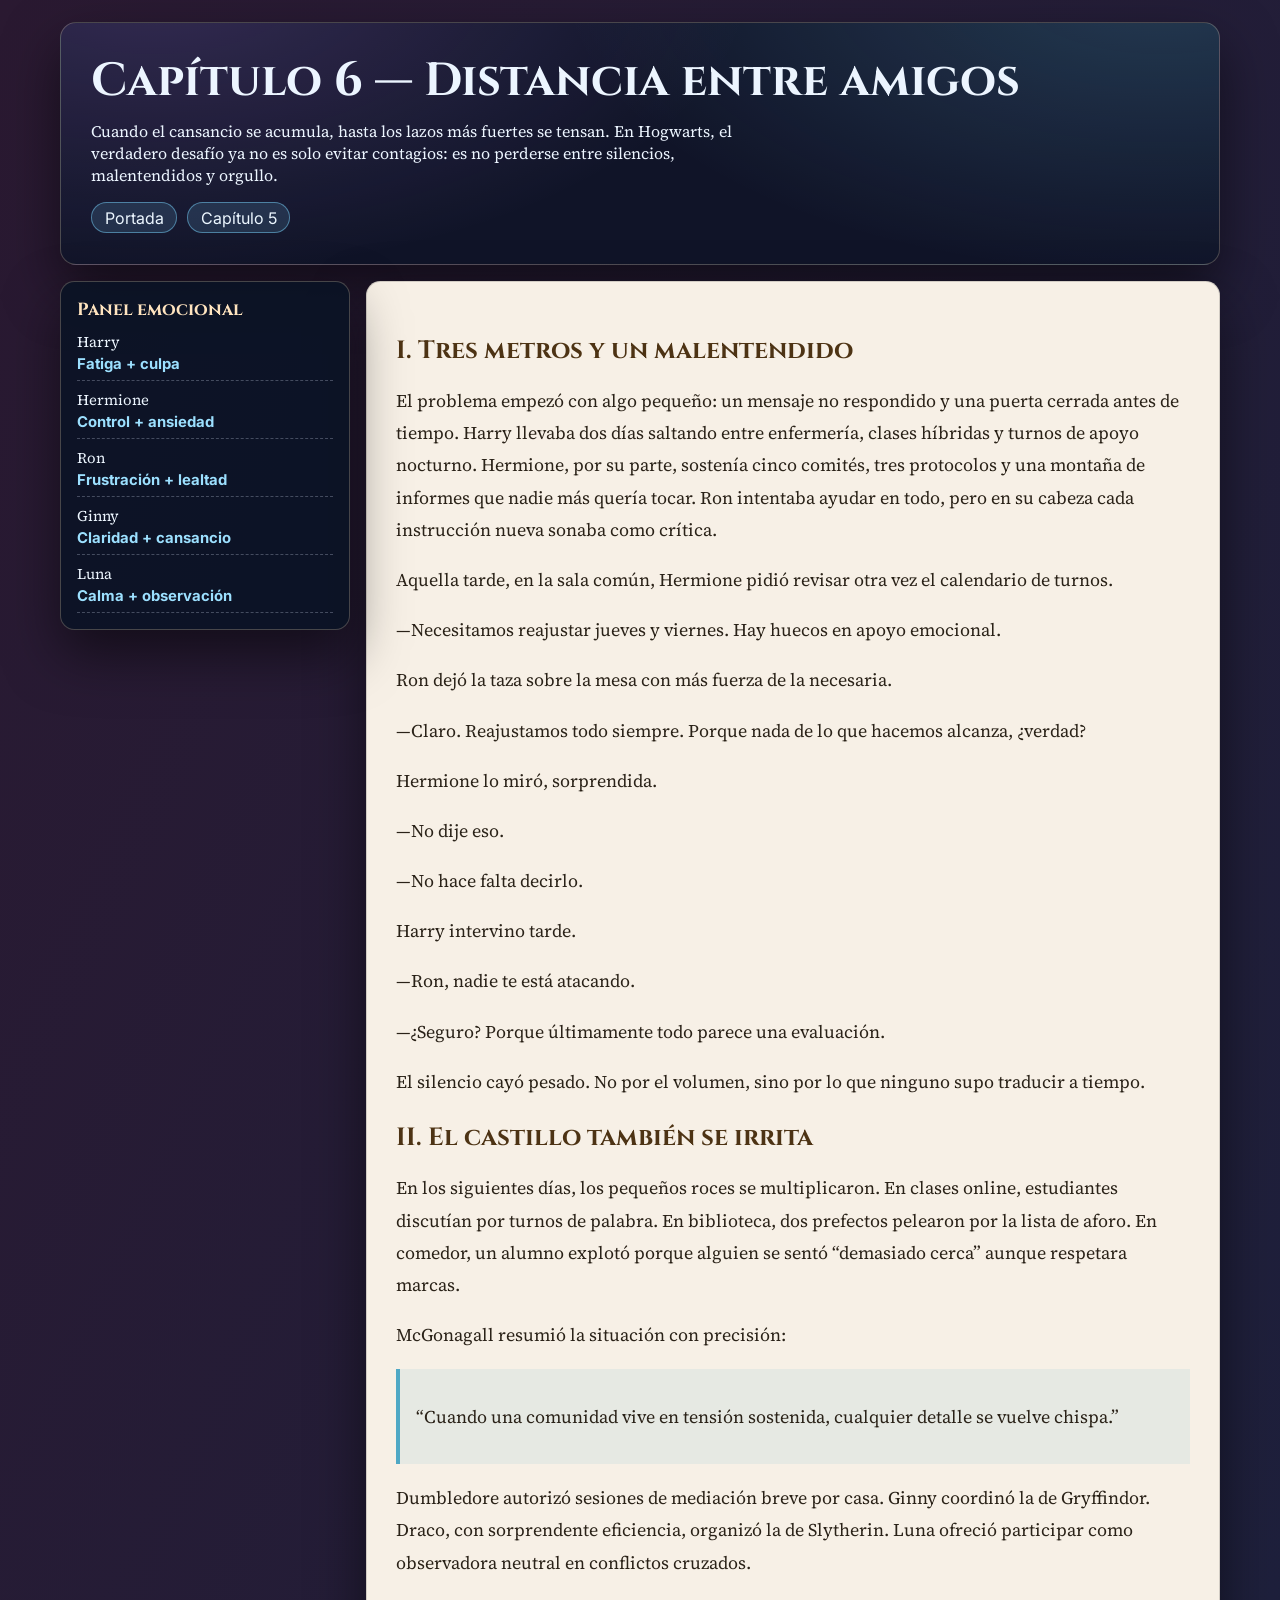
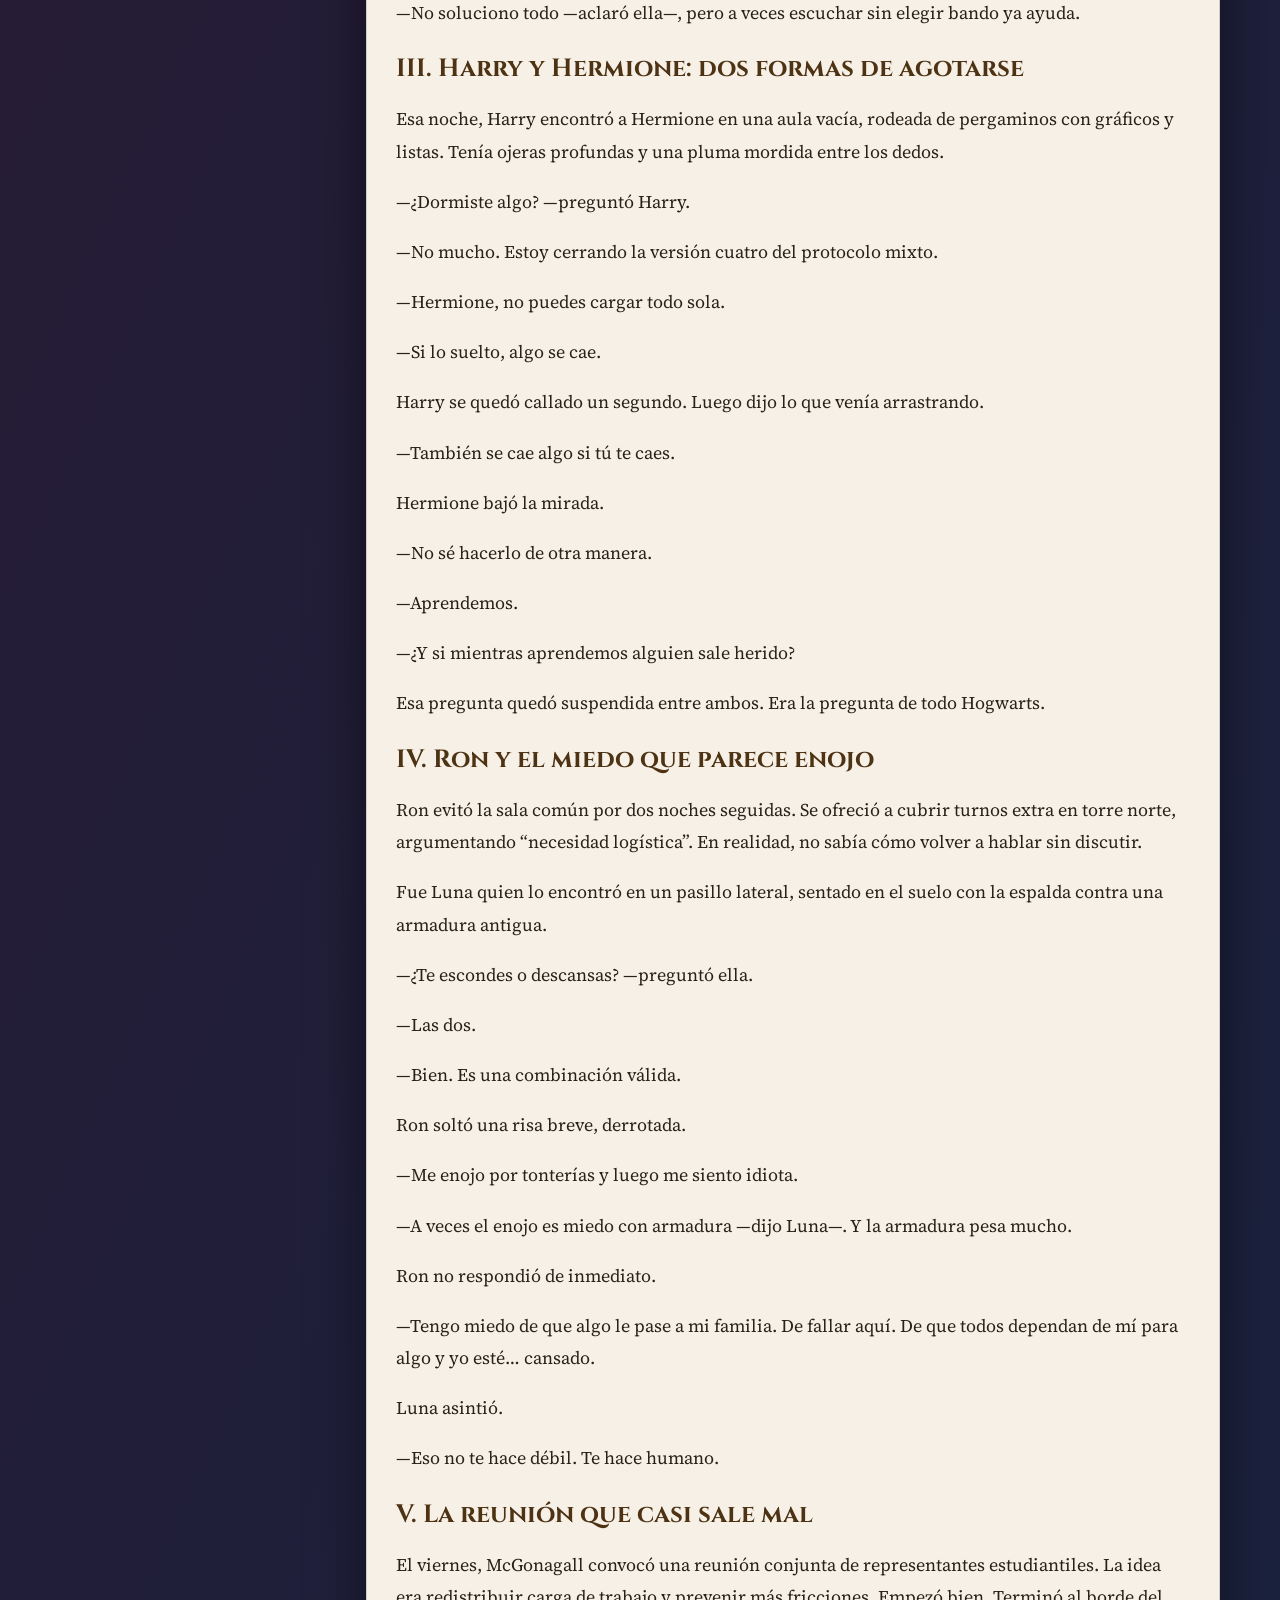
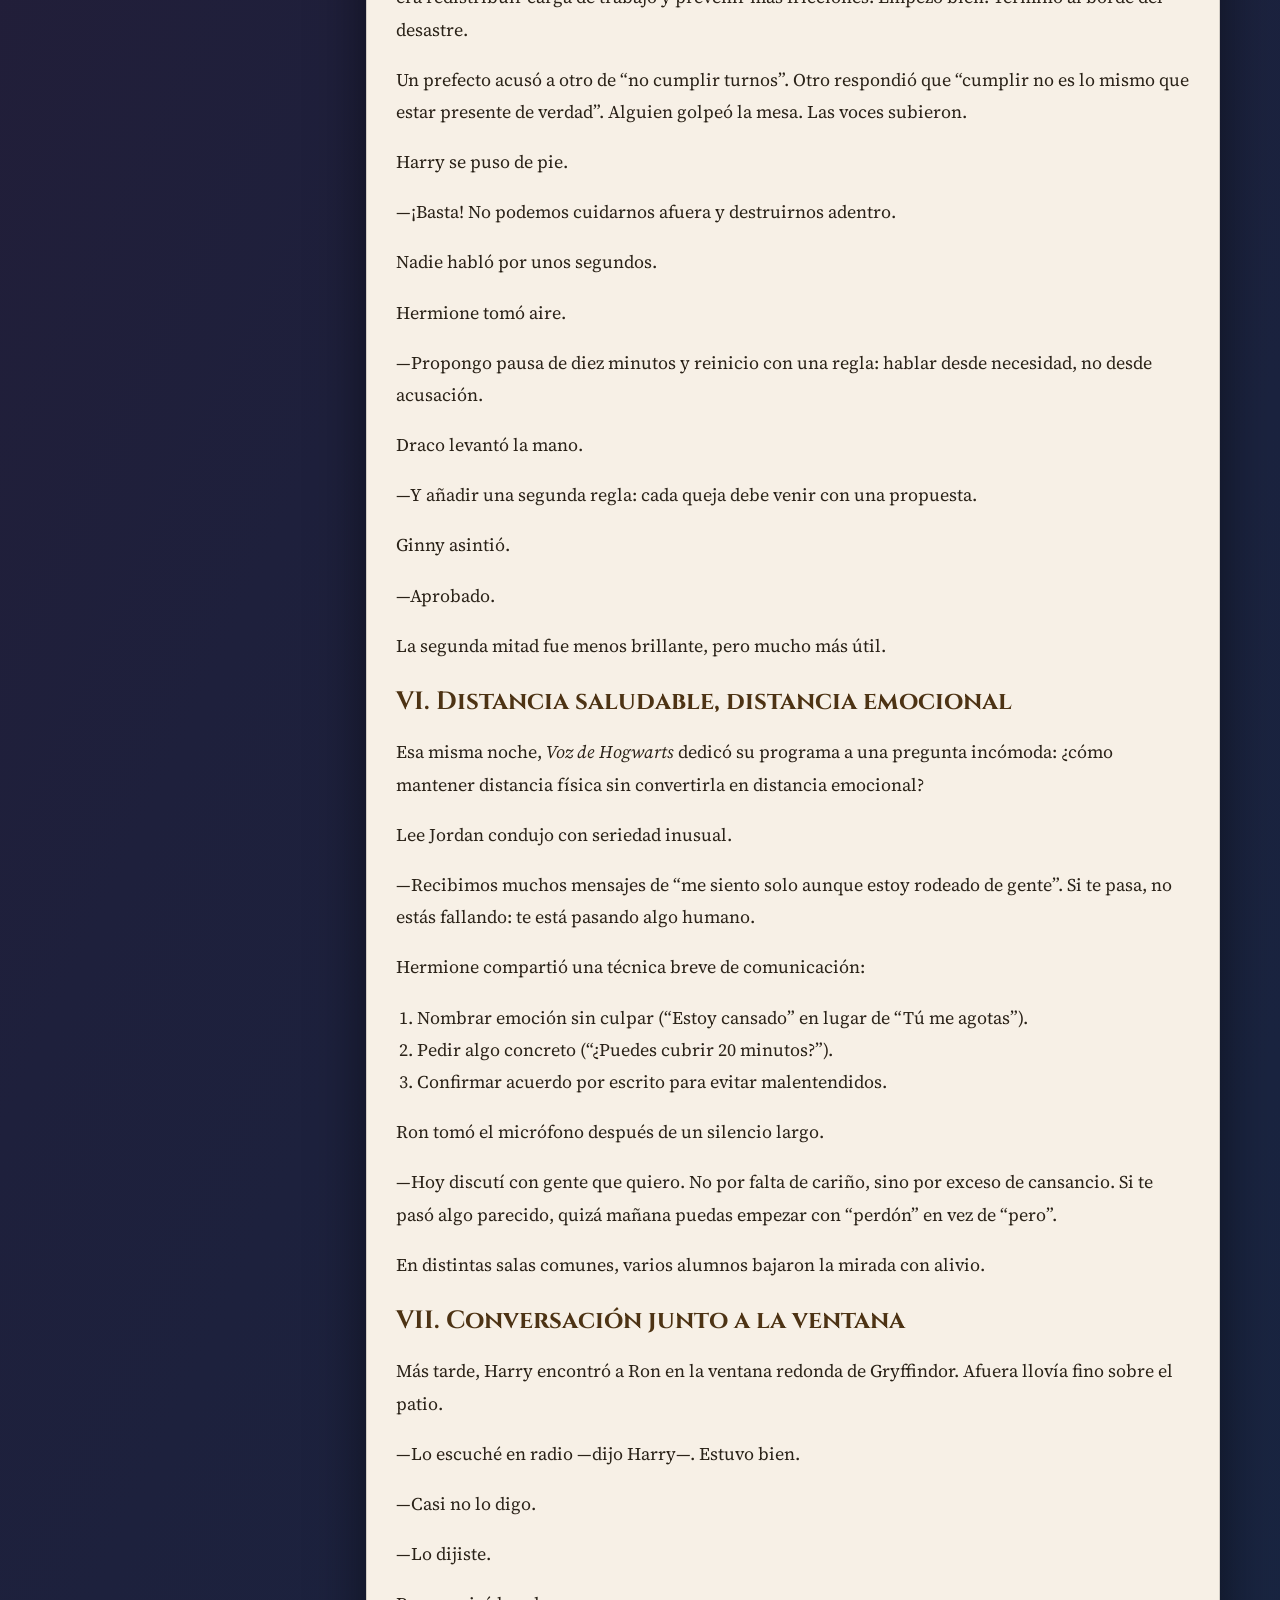
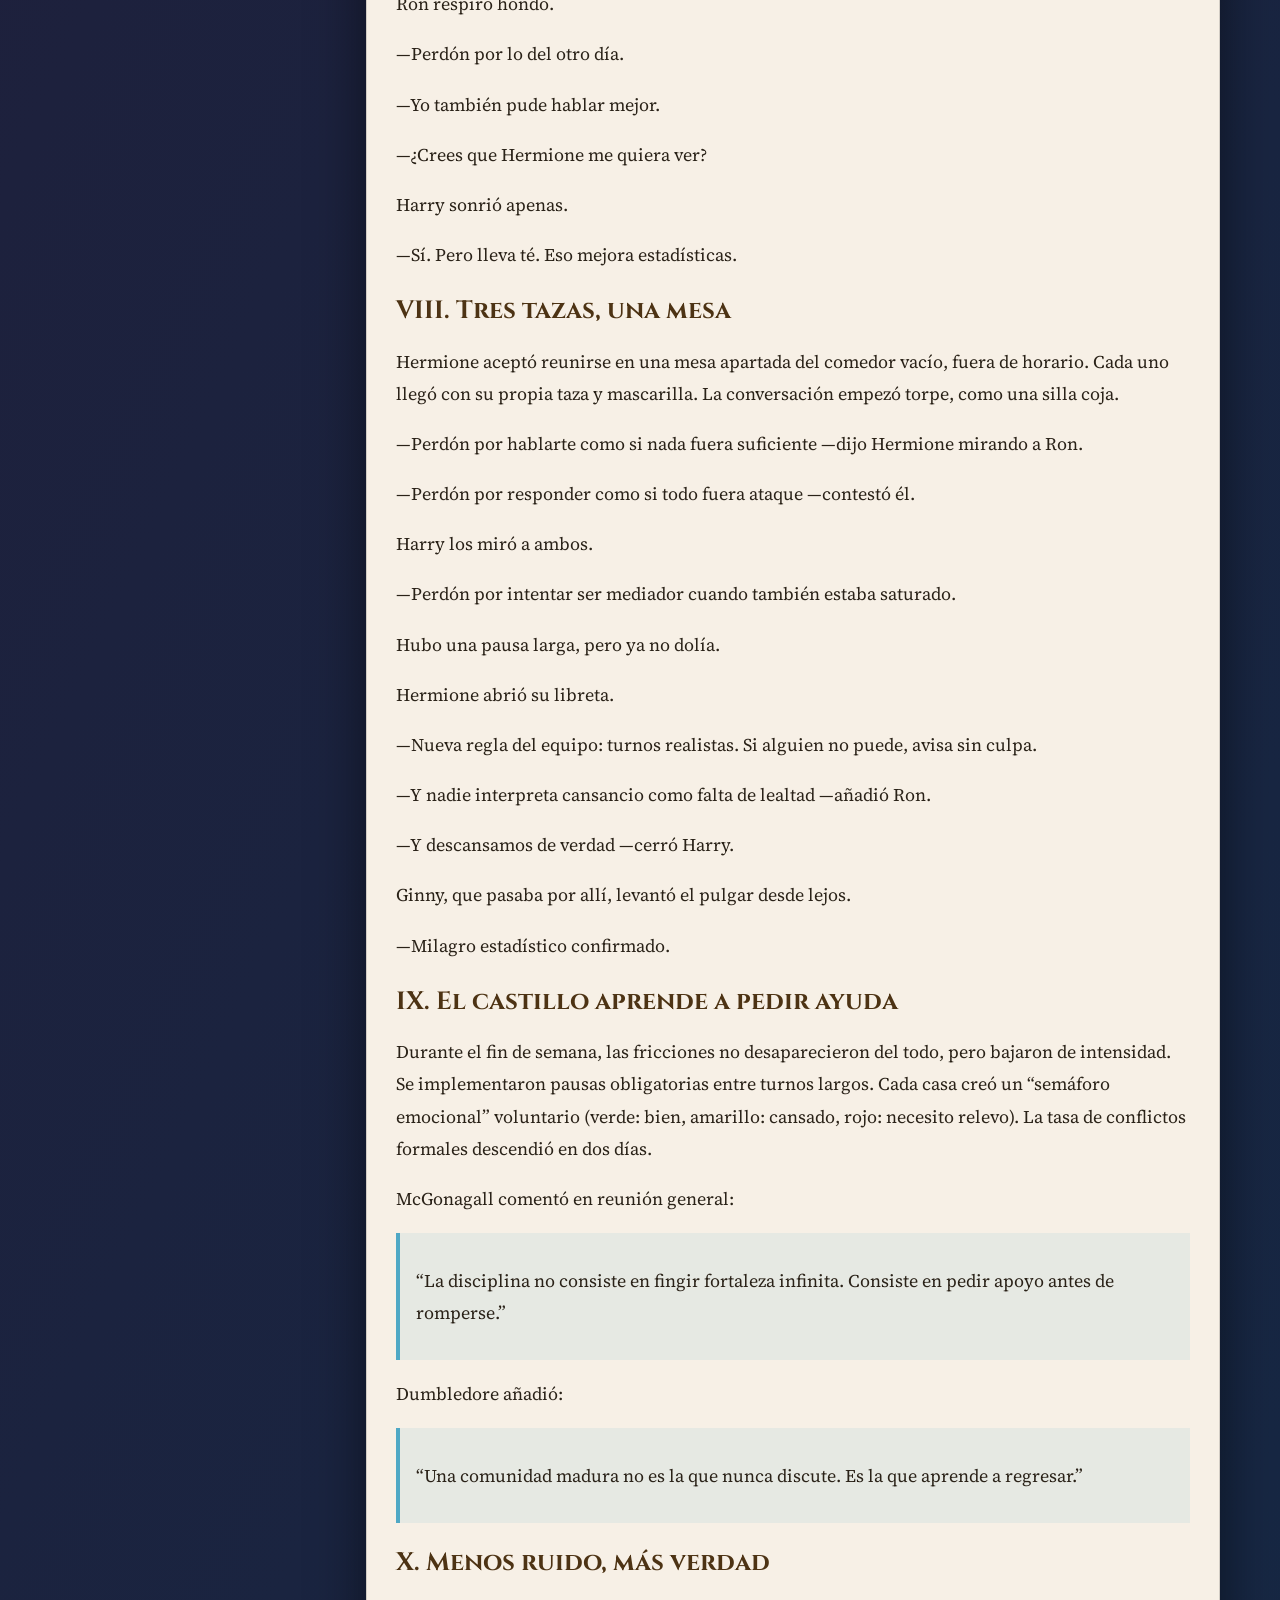
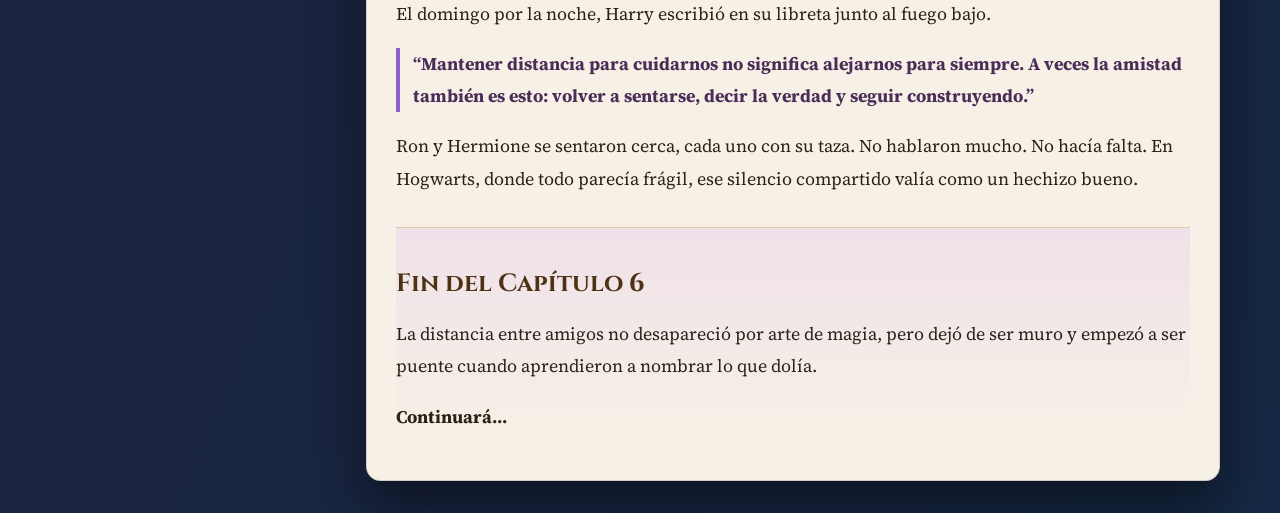
<file: capitulo6.html>
<!doctype html>
<html lang="es">
  <head>
    <meta charset="UTF-8" />
    <meta name="viewport" content="width=device-width, initial-scale=1.0" />
    <title>Capítulo 6 — Distancia entre amigos</title>
    <meta
      name="description"
      content="Capítulo 6 de la novela Harry Potter y el Misterio del Coronavirus."
    />
    <link rel="preconnect" href="https://fonts.googleapis.com" />
    <link rel="preconnect" href="https://fonts.gstatic.com" crossorigin />
    <link
      href="https://fonts.googleapis.com/css2?family=Cinzel:wght@500;700&family=Inter:wght@400;600;700&family=Source+Serif+4:opsz,wght@8..60,400;8..60,600;8..60,700&display=swap"
      rel="stylesheet"
    />
    <link rel="stylesheet" href="capitulo6.css" />
  </head>
  <body>
    <header class="hero">
      <h1>Capítulo 6 — Distancia entre amigos</h1>
      <p>
        Cuando el cansancio se acumula, hasta los lazos más fuertes se tensan. En Hogwarts, el verdadero desafío
        ya no es solo evitar contagios: es no perderse entre silencios, malentendidos y orgullo.
      </p>
      <nav aria-label="Navegación">
        <a href="novela.html">Portada</a>
        <a href="capitulo5.html">Capítulo 5</a>
      </nav>
    </header>

    <main class="split-layout">
      <aside class="emotion-board" aria-label="Panel emocional">
        <h2>Panel emocional</h2>
        <ul>
          <li><span>Harry</span><strong>Fatiga + culpa</strong></li>
          <li><span>Hermione</span><strong>Control + ansiedad</strong></li>
          <li><span>Ron</span><strong>Frustración + lealtad</strong></li>
          <li><span>Ginny</span><strong>Claridad + cansancio</strong></li>
          <li><span>Luna</span><strong>Calma + observación</strong></li>
        </ul>
      </aside>

      <article class="chapter" aria-labelledby="cap6">
        <h2 id="cap6">I. Tres metros y un malentendido</h2>
        <p>
          El problema empezó con algo pequeño: un mensaje no respondido y una puerta cerrada antes de tiempo.
          Harry llevaba dos días saltando entre enfermería, clases híbridas y turnos de apoyo nocturno. Hermione,
          por su parte, sostenía cinco comités, tres protocolos y una montaña de informes que nadie más quería
          tocar. Ron intentaba ayudar en todo, pero en su cabeza cada instrucción nueva sonaba como crítica.
        </p>
        <p>
          Aquella tarde, en la sala común, Hermione pidió revisar otra vez el calendario de turnos.
        </p>
        <p>
          —Necesitamos reajustar jueves y viernes. Hay huecos en apoyo emocional.
        </p>
        <p>
          Ron dejó la taza sobre la mesa con más fuerza de la necesaria.
        </p>
        <p>
          —Claro. Reajustamos todo siempre. Porque nada de lo que hacemos alcanza, ¿verdad?
        </p>
        <p>
          Hermione lo miró, sorprendida.
        </p>
        <p>
          —No dije eso.
        </p>
        <p>
          —No hace falta decirlo.
        </p>
        <p>
          Harry intervino tarde.
        </p>
        <p>
          —Ron, nadie te está atacando.
        </p>
        <p>
          —¿Seguro? Porque últimamente todo parece una evaluación.
        </p>
        <p>
          El silencio cayó pesado. No por el volumen, sino por lo que ninguno supo traducir a tiempo.
        </p>

        <h2>II. El castillo también se irrita</h2>
        <p>
          En los siguientes días, los pequeños roces se multiplicaron. En clases online, estudiantes discutían
          por turnos de palabra. En biblioteca, dos prefectos pelearon por la lista de aforo. En comedor, un
          alumno explotó porque alguien se sentó “demasiado cerca” aunque respetara marcas.
        </p>
        <p>
          McGonagall resumió la situación con precisión:
        </p>
        <blockquote>
          <p>
            “Cuando una comunidad vive en tensión sostenida, cualquier detalle se vuelve chispa.”
          </p>
        </blockquote>
        <p>
          Dumbledore autorizó sesiones de mediación breve por casa. Ginny coordinó la de Gryffindor. Draco, con
          sorprendente eficiencia, organizó la de Slytherin. Luna ofreció participar como observadora neutral
          en conflictos cruzados.
        </p>
        <p>
          —No soluciono todo —aclaró ella—, pero a veces escuchar sin elegir bando ya ayuda.
        </p>

        <h2>III. Harry y Hermione: dos formas de agotarse</h2>
        <p>
          Esa noche, Harry encontró a Hermione en una aula vacía, rodeada de pergaminos con gráficos y listas.
          Tenía ojeras profundas y una pluma mordida entre los dedos.
        </p>
        <p>
          —¿Dormiste algo? —preguntó Harry.
        </p>
        <p>
          —No mucho. Estoy cerrando la versión cuatro del protocolo mixto.
        </p>
        <p>
          —Hermione, no puedes cargar todo sola.
        </p>
        <p>
          —Si lo suelto, algo se cae.
        </p>
        <p>
          Harry se quedó callado un segundo. Luego dijo lo que venía arrastrando.
        </p>
        <p>
          —También se cae algo si tú te caes.
        </p>
        <p>
          Hermione bajó la mirada.
        </p>
        <p>
          —No sé hacerlo de otra manera.
        </p>
        <p>
          —Aprendemos.
        </p>
        <p>
          —¿Y si mientras aprendemos alguien sale herido?
        </p>
        <p>
          Esa pregunta quedó suspendida entre ambos. Era la pregunta de todo Hogwarts.
        </p>

        <h2>IV. Ron y el miedo que parece enojo</h2>
        <p>
          Ron evitó la sala común por dos noches seguidas. Se ofreció a cubrir turnos extra en torre norte,
          argumentando “necesidad logística”. En realidad, no sabía cómo volver a hablar sin discutir.
        </p>
        <p>
          Fue Luna quien lo encontró en un pasillo lateral, sentado en el suelo con la espalda contra una
          armadura antigua.
        </p>
        <p>
          —¿Te escondes o descansas? —preguntó ella.
        </p>
        <p>
          —Las dos.
        </p>
        <p>
          —Bien. Es una combinación válida.
        </p>
        <p>
          Ron soltó una risa breve, derrotada.
        </p>
        <p>
          —Me enojo por tonterías y luego me siento idiota.
        </p>
        <p>
          —A veces el enojo es miedo con armadura —dijo Luna—. Y la armadura pesa mucho.
        </p>
        <p>
          Ron no respondió de inmediato.
        </p>
        <p>
          —Tengo miedo de que algo le pase a mi familia. De fallar aquí. De que todos dependan de mí para algo
          y yo esté… cansado.
        </p>
        <p>
          Luna asintió.
        </p>
        <p>
          —Eso no te hace débil. Te hace humano.
        </p>

        <h2>V. La reunión que casi sale mal</h2>
        <p>
          El viernes, McGonagall convocó una reunión conjunta de representantes estudiantiles. La idea era
          redistribuir carga de trabajo y prevenir más fricciones. Empezó bien. Terminó al borde del desastre.
        </p>
        <p>
          Un prefecto acusó a otro de “no cumplir turnos”. Otro respondió que “cumplir no es lo mismo que estar
          presente de verdad”. Alguien golpeó la mesa. Las voces subieron.
        </p>
        <p>
          Harry se puso de pie.
        </p>
        <p>
          —¡Basta! No podemos cuidarnos afuera y destruirnos adentro.
        </p>
        <p>
          Nadie habló por unos segundos.
        </p>
        <p>
          Hermione tomó aire.
        </p>
        <p>
          —Propongo pausa de diez minutos y reinicio con una regla: hablar desde necesidad, no desde acusación.
        </p>
        <p>
          Draco levantó la mano.
        </p>
        <p>
          —Y añadir una segunda regla: cada queja debe venir con una propuesta.
        </p>
        <p>
          Ginny asintió.
        </p>
        <p>
          —Aprobado.
        </p>
        <p>
          La segunda mitad fue menos brillante, pero mucho más útil.
        </p>

        <h2>VI. Distancia saludable, distancia emocional</h2>
        <p>
          Esa misma noche, <em>Voz de Hogwarts</em> dedicó su programa a una pregunta incómoda: ¿cómo mantener
          distancia física sin convertirla en distancia emocional?
        </p>
        <p>
          Lee Jordan condujo con seriedad inusual.
        </p>
        <p>
          —Recibimos muchos mensajes de “me siento solo aunque estoy rodeado de gente”. Si te pasa, no estás
          fallando: te está pasando algo humano.
        </p>
        <p>
          Hermione compartió una técnica breve de comunicación:
        </p>
        <ol>
          <li>Nombrar emoción sin culpar (“Estoy cansado” en lugar de “Tú me agotas”).</li>
          <li>Pedir algo concreto (“¿Puedes cubrir 20 minutos?”).</li>
          <li>Confirmar acuerdo por escrito para evitar malentendidos.</li>
        </ol>
        <p>
          Ron tomó el micrófono después de un silencio largo.
        </p>
        <p>
          —Hoy discutí con gente que quiero. No por falta de cariño, sino por exceso de cansancio. Si te pasó
          algo parecido, quizá mañana puedas empezar con “perdón” en vez de “pero”.
        </p>
        <p>
          En distintas salas comunes, varios alumnos bajaron la mirada con alivio.
        </p>

        <h2>VII. Conversación junto a la ventana</h2>
        <p>
          Más tarde, Harry encontró a Ron en la ventana redonda de Gryffindor. Afuera llovía fino sobre el patio.
        </p>
        <p>
          —Lo escuché en radio —dijo Harry—. Estuvo bien.
        </p>
        <p>
          —Casi no lo digo.
        </p>
        <p>
          —Lo dijiste.
        </p>
        <p>
          Ron respiró hondo.
        </p>
        <p>
          —Perdón por lo del otro día.
        </p>
        <p>
          —Yo también pude hablar mejor.
        </p>
        <p>
          —¿Crees que Hermione me quiera ver?
        </p>
        <p>
          Harry sonrió apenas.
        </p>
        <p>
          —Sí. Pero lleva té. Eso mejora estadísticas.
        </p>

        <h2>VIII. Tres tazas, una mesa</h2>
        <p>
          Hermione aceptó reunirse en una mesa apartada del comedor vacío, fuera de horario. Cada uno llegó con
          su propia taza y mascarilla. La conversación empezó torpe, como una silla coja.
        </p>
        <p>
          —Perdón por hablarte como si nada fuera suficiente —dijo Hermione mirando a Ron.
        </p>
        <p>
          —Perdón por responder como si todo fuera ataque —contestó él.
        </p>
        <p>
          Harry los miró a ambos.
        </p>
        <p>
          —Perdón por intentar ser mediador cuando también estaba saturado.
        </p>
        <p>
          Hubo una pausa larga, pero ya no dolía.
        </p>
        <p>
          Hermione abrió su libreta.
        </p>
        <p>
          —Nueva regla del equipo: turnos realistas. Si alguien no puede, avisa sin culpa.
        </p>
        <p>
          —Y nadie interpreta cansancio como falta de lealtad —añadió Ron.
        </p>
        <p>
          —Y descansamos de verdad —cerró Harry.
        </p>
        <p>
          Ginny, que pasaba por allí, levantó el pulgar desde lejos.
        </p>
        <p>
          —Milagro estadístico confirmado.
        </p>

        <h2>IX. El castillo aprende a pedir ayuda</h2>
        <p>
          Durante el fin de semana, las fricciones no desaparecieron del todo, pero bajaron de intensidad.
          Se implementaron pausas obligatorias entre turnos largos. Cada casa creó un “semáforo emocional”
          voluntario (verde: bien, amarillo: cansado, rojo: necesito relevo). La tasa de conflictos formales
          descendió en dos días.
        </p>
        <p>
          McGonagall comentó en reunión general:
        </p>
        <blockquote>
          <p>
            “La disciplina no consiste en fingir fortaleza infinita. Consiste en pedir apoyo antes de romperse.”
          </p>
        </blockquote>
        <p>
          Dumbledore añadió:
        </p>
        <blockquote>
          <p>
            “Una comunidad madura no es la que nunca discute. Es la que aprende a regresar.”
          </p>
        </blockquote>

        <h2>X. Menos ruido, más verdad</h2>
        <p>
          El domingo por la noche, Harry escribió en su libreta junto al fuego bajo.
        </p>
        <p class="quote-line">
          “Mantener distancia para cuidarnos no significa alejarnos para siempre. A veces la amistad también
          es esto: volver a sentarse, decir la verdad y seguir construyendo.”
        </p>
        <p>
          Ron y Hermione se sentaron cerca, cada uno con su taza. No hablaron mucho. No hacía falta.
          En Hogwarts, donde todo parecía frágil, ese silencio compartido valía como un hechizo bueno.
        </p>

        <section class="chapter-end" aria-label="Cierre del capítulo">
          <h2>Fin del Capítulo 6</h2>
          <p>
            La distancia entre amigos no desapareció por arte de magia, pero dejó de ser muro y empezó a ser
            puente cuando aprendieron a nombrar lo que dolía.
          </p>
          <p><strong>Continuará…</strong></p>
        </section>
      </article>
    </main>
  </body>
</html>
</file>
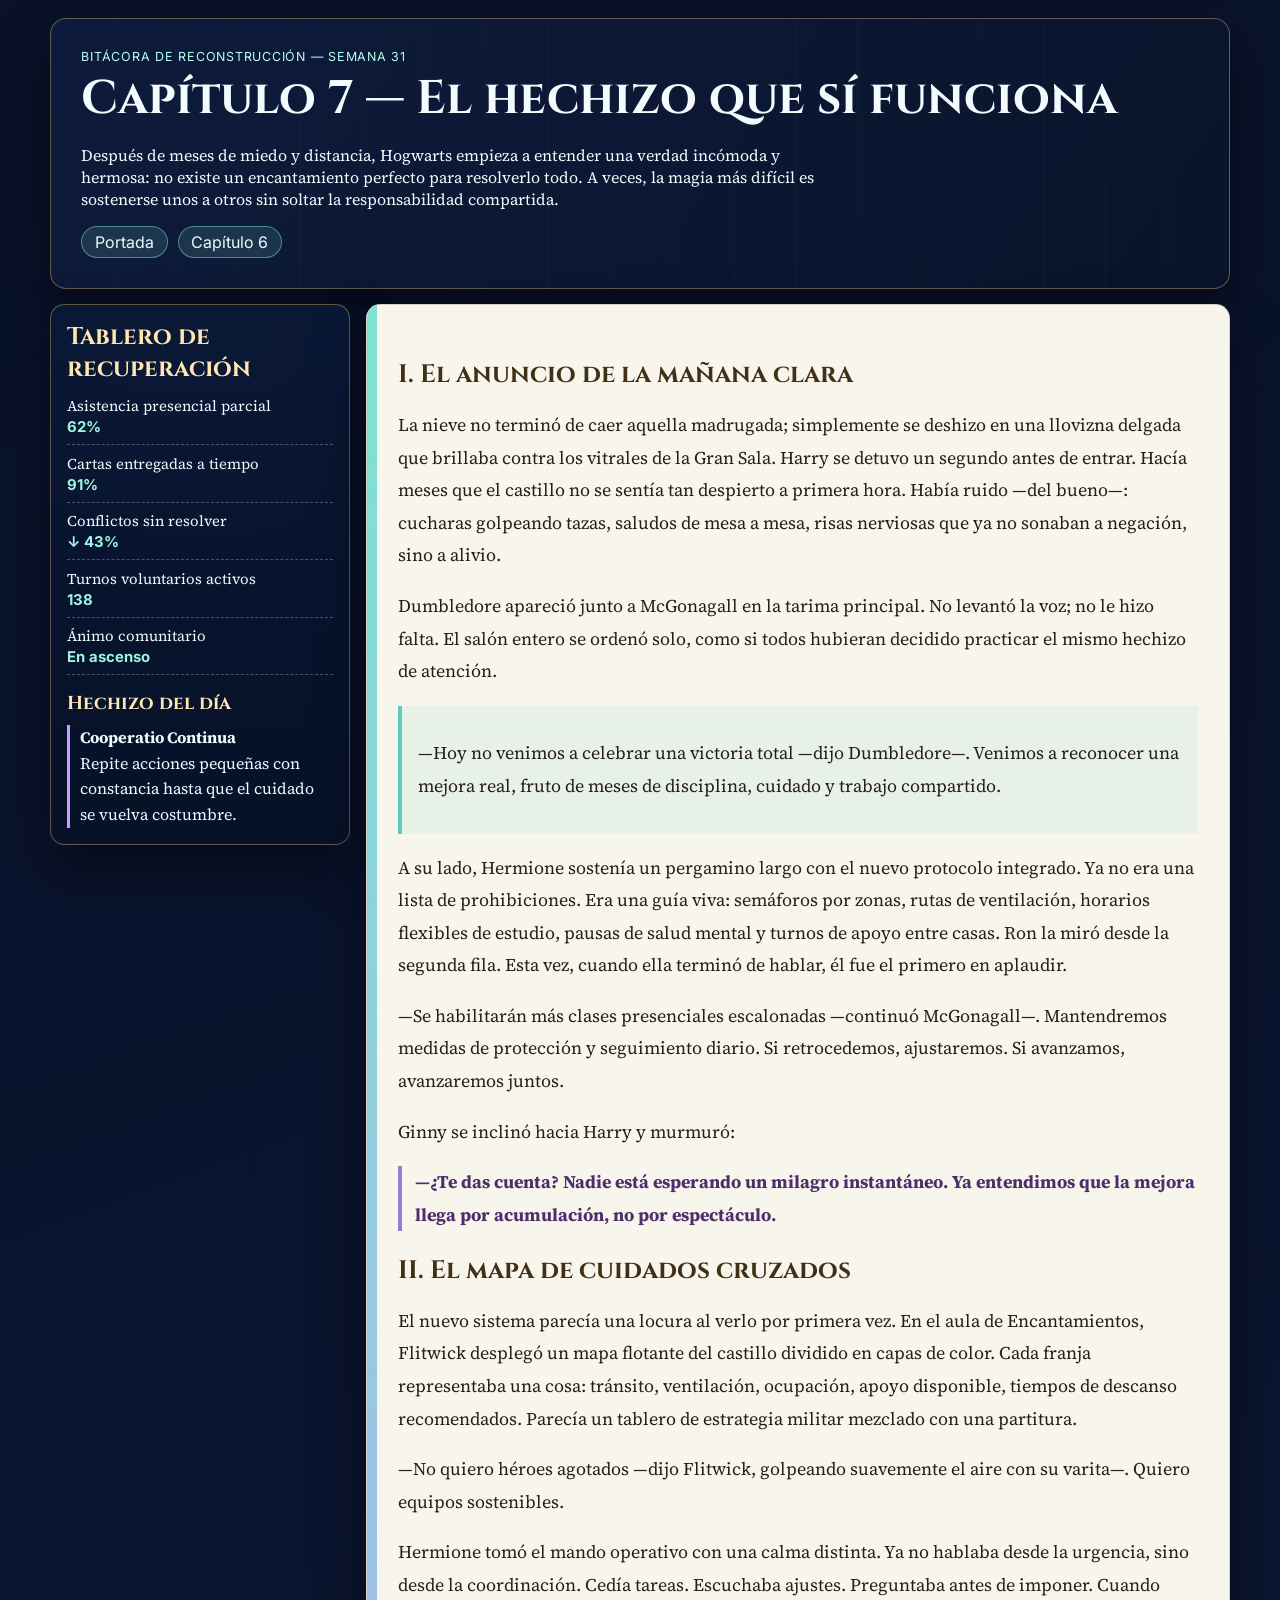
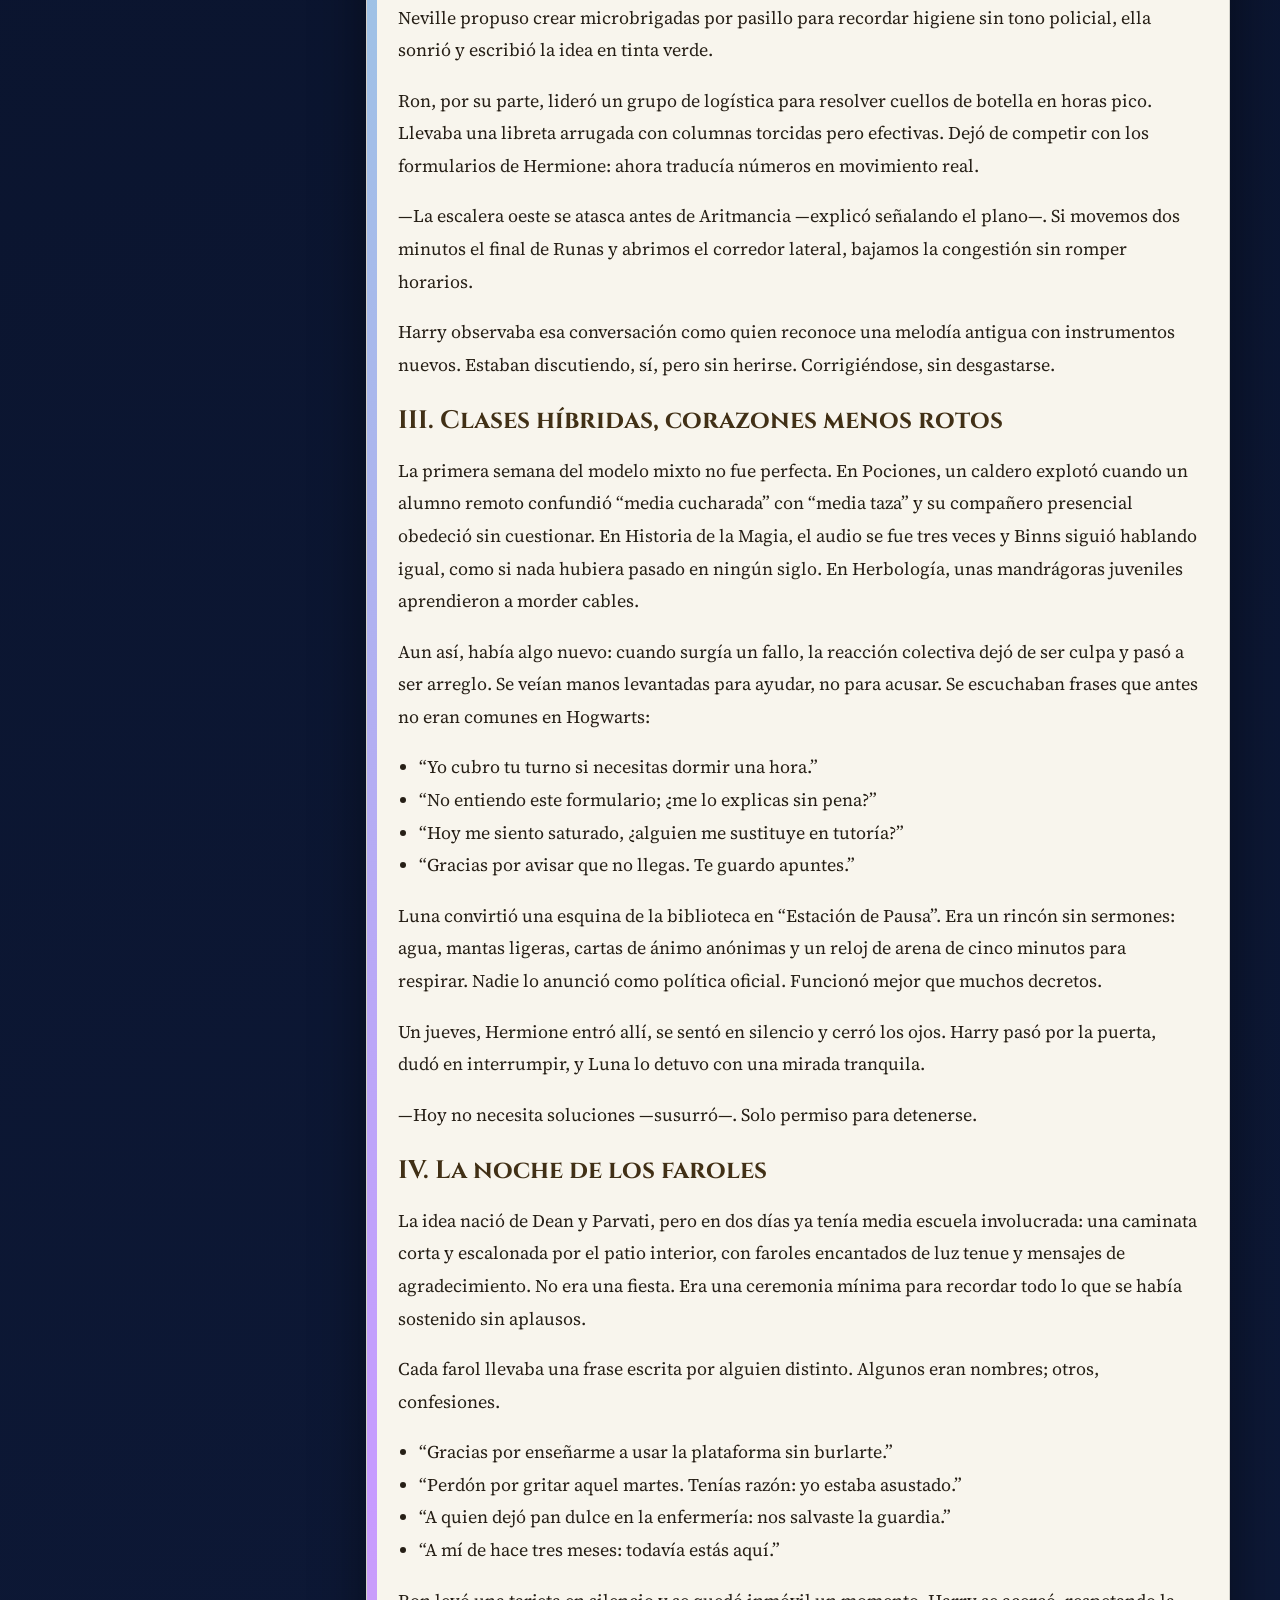
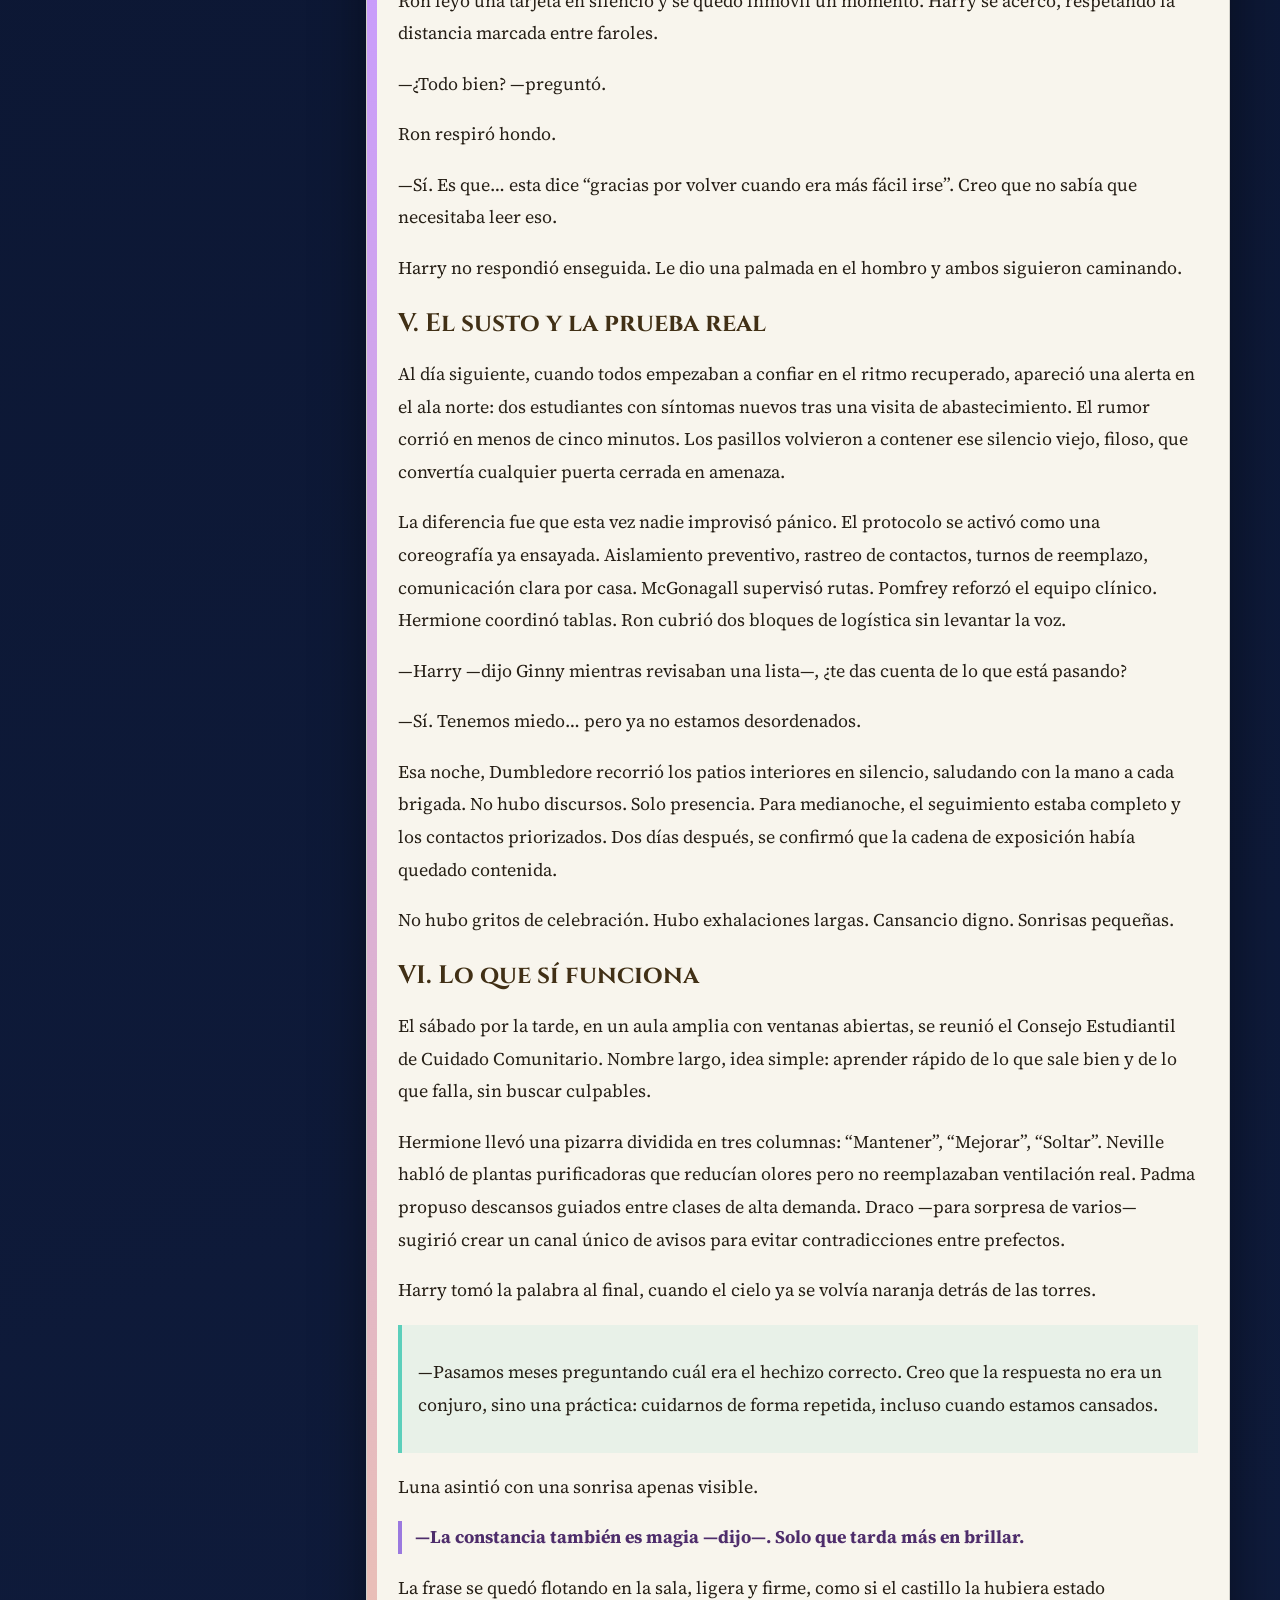
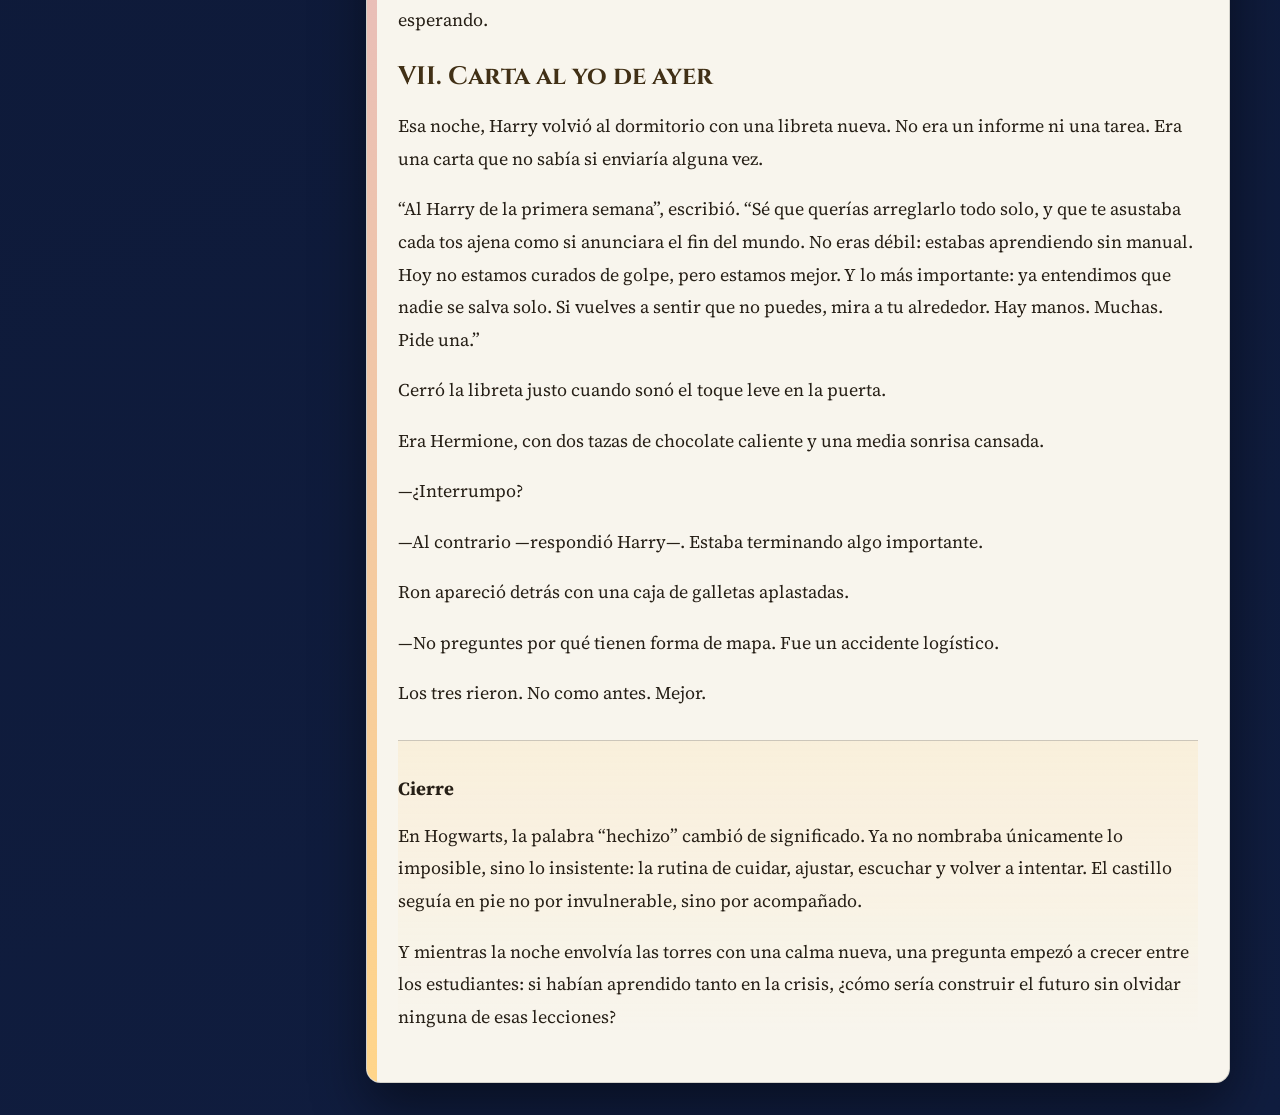
<file: capitulo7.html>
<!doctype html>
<html lang="es">
  <head>
    <meta charset="UTF-8" />
    <meta name="viewport" content="width=device-width, initial-scale=1.0" />
    <title>Capítulo 7 — El hechizo que sí funciona</title>
    <meta
      name="description"
      content="Capítulo 7 de la novela Harry Potter y el Misterio del Coronavirus."
    />
    <link rel="preconnect" href="https://fonts.googleapis.com" />
    <link rel="preconnect" href="https://fonts.gstatic.com" crossorigin />
    <link
      href="https://fonts.googleapis.com/css2?family=Cinzel:wght@500;700&family=Inter:wght@400;600;700&family=Source+Serif+4:opsz,wght@8..60,400;8..60,600;8..60,700&display=swap"
      rel="stylesheet"
    />
    <link rel="stylesheet" href="capitulo7.css" />
  </head>
  <body>
    <header class="hero">
      <p class="hero__kicker">Bitácora de reconstrucción — Semana 31</p>
      <h1>Capítulo 7 — El hechizo que sí funciona</h1>
      <p>
        Después de meses de miedo y distancia, Hogwarts empieza a entender una verdad incómoda y hermosa:
        no existe un encantamiento perfecto para resolverlo todo. A veces, la magia más difícil es sostenerse
        unos a otros sin soltar la responsabilidad compartida.
      </p>
      <nav aria-label="Navegación entre capítulos">
        <a href="novela.html">Portada</a>
        <a href="capitulo6.html">Capítulo 6</a>
      </nav>
    </header>

    <main class="layout">
      <aside class="dashboard" aria-label="Tablero de recuperación">
        <h2>Tablero de recuperación</h2>
        <ul>
          <li><span>Asistencia presencial parcial</span><strong>62%</strong></li>
          <li><span>Cartas entregadas a tiempo</span><strong>91%</strong></li>
          <li><span>Conflictos sin resolver</span><strong>↓ 43%</strong></li>
          <li><span>Turnos voluntarios activos</span><strong>138</strong></li>
          <li><span>Ánimo comunitario</span><strong>En ascenso</strong></li>
        </ul>

        <h3>Hechizo del día</h3>
        <p class="spell">
          <strong>Cooperatio Continua</strong><br />
          Repite acciones pequeñas con constancia hasta que el cuidado se vuelva costumbre.
        </p>
      </aside>

      <article class="chapter" aria-labelledby="cap7">
        <h2 id="cap7">I. El anuncio de la mañana clara</h2>
        <p>
          La nieve no terminó de caer aquella madrugada; simplemente se deshizo en una llovizna delgada que
          brillaba contra los vitrales de la Gran Sala. Harry se detuvo un segundo antes de entrar. Hacía meses
          que el castillo no se sentía tan despierto a primera hora. Había ruido —del bueno—: cucharas golpeando
          tazas, saludos de mesa a mesa, risas nerviosas que ya no sonaban a negación, sino a alivio.
        </p>
        <p>
          Dumbledore apareció junto a McGonagall en la tarima principal. No levantó la voz; no le hizo falta.
          El salón entero se ordenó solo, como si todos hubieran decidido practicar el mismo hechizo de atención.
        </p>
        <blockquote>
          <p>
            —Hoy no venimos a celebrar una victoria total —dijo Dumbledore—. Venimos a reconocer una mejora real,
            fruto de meses de disciplina, cuidado y trabajo compartido.
          </p>
        </blockquote>
        <p>
          A su lado, Hermione sostenía un pergamino largo con el nuevo protocolo integrado. Ya no era una lista
          de prohibiciones. Era una guía viva: semáforos por zonas, rutas de ventilación, horarios flexibles de
          estudio, pausas de salud mental y turnos de apoyo entre casas. Ron la miró desde la segunda fila.
          Esta vez, cuando ella terminó de hablar, él fue el primero en aplaudir.
        </p>
        <p>
          —Se habilitarán más clases presenciales escalonadas —continuó McGonagall—. Mantendremos medidas de
          protección y seguimiento diario. Si retrocedemos, ajustaremos. Si avanzamos, avanzaremos juntos.
        </p>
        <p>
          Ginny se inclinó hacia Harry y murmuró:
        </p>
        <p class="quote-line">
          —¿Te das cuenta? Nadie está esperando un milagro instantáneo. Ya entendimos que la mejora llega por
          acumulación, no por espectáculo.
        </p>

        <h2>II. El mapa de cuidados cruzados</h2>
        <p>
          El nuevo sistema parecía una locura al verlo por primera vez. En el aula de Encantamientos, Flitwick
          desplegó un mapa flotante del castillo dividido en capas de color. Cada franja representaba una cosa:
          tránsito, ventilación, ocupación, apoyo disponible, tiempos de descanso recomendados. Parecía un tablero
          de estrategia militar mezclado con una partitura.
        </p>
        <p>
          —No quiero héroes agotados —dijo Flitwick, golpeando suavemente el aire con su varita—. Quiero equipos
          sostenibles.
        </p>
        <p>
          Hermione tomó el mando operativo con una calma distinta. Ya no hablaba desde la urgencia, sino desde la
          coordinación. Cedía tareas. Escuchaba ajustes. Preguntaba antes de imponer. Cuando Neville propuso crear
          microbrigadas por pasillo para recordar higiene sin tono policial, ella sonrió y escribió la idea en
          tinta verde.
        </p>
        <p>
          Ron, por su parte, lideró un grupo de logística para resolver cuellos de botella en horas pico. Llevaba
          una libreta arrugada con columnas torcidas pero efectivas. Dejó de competir con los formularios de
          Hermione: ahora traducía números en movimiento real.
        </p>
        <p>
          —La escalera oeste se atasca antes de Aritmancia —explicó señalando el plano—. Si movemos dos minutos
          el final de Runas y abrimos el corredor lateral, bajamos la congestión sin romper horarios.
        </p>
        <p>
          Harry observaba esa conversación como quien reconoce una melodía antigua con instrumentos nuevos.
          Estaban discutiendo, sí, pero sin herirse. Corrigiéndose, sin desgastarse.
        </p>

        <h2>III. Clases híbridas, corazones menos rotos</h2>
        <p>
          La primera semana del modelo mixto no fue perfecta. En Pociones, un caldero explotó cuando un alumno
          remoto confundió “media cucharada” con “media taza” y su compañero presencial obedeció sin cuestionar.
          En Historia de la Magia, el audio se fue tres veces y Binns siguió hablando igual, como si nada hubiera
          pasado en ningún siglo. En Herbología, unas mandrágoras juveniles aprendieron a morder cables.
        </p>
        <p>
          Aun así, había algo nuevo: cuando surgía un fallo, la reacción colectiva dejó de ser culpa y pasó a ser
          arreglo. Se veían manos levantadas para ayudar, no para acusar. Se escuchaban frases que antes no eran
          comunes en Hogwarts:
        </p>
        <ul>
          <li>“Yo cubro tu turno si necesitas dormir una hora.”</li>
          <li>“No entiendo este formulario; ¿me lo explicas sin pena?”</li>
          <li>“Hoy me siento saturado, ¿alguien me sustituye en tutoría?”</li>
          <li>“Gracias por avisar que no llegas. Te guardo apuntes.”</li>
        </ul>
        <p>
          Luna convirtió una esquina de la biblioteca en “Estación de Pausa”. Era un rincón sin sermones: agua,
          mantas ligeras, cartas de ánimo anónimas y un reloj de arena de cinco minutos para respirar. Nadie lo
          anunció como política oficial. Funcionó mejor que muchos decretos.
        </p>
        <p>
          Un jueves, Hermione entró allí, se sentó en silencio y cerró los ojos. Harry pasó por la puerta,
          dudó en interrumpir, y Luna lo detuvo con una mirada tranquila.
        </p>
        <p>
          —Hoy no necesita soluciones —susurró—. Solo permiso para detenerse.
        </p>

        <h2>IV. La noche de los faroles</h2>
        <p>
          La idea nació de Dean y Parvati, pero en dos días ya tenía media escuela involucrada: una caminata corta
          y escalonada por el patio interior, con faroles encantados de luz tenue y mensajes de agradecimiento.
          No era una fiesta. Era una ceremonia mínima para recordar todo lo que se había sostenido sin aplausos.
        </p>
        <p>
          Cada farol llevaba una frase escrita por alguien distinto. Algunos eran nombres; otros, confesiones.
        </p>
        <ul>
          <li>“Gracias por enseñarme a usar la plataforma sin burlarte.”</li>
          <li>“Perdón por gritar aquel martes. Tenías razón: yo estaba asustado.”</li>
          <li>“A quien dejó pan dulce en la enfermería: nos salvaste la guardia.”</li>
          <li>“A mí de hace tres meses: todavía estás aquí.”</li>
        </ul>
        <p>
          Ron leyó una tarjeta en silencio y se quedó inmóvil un momento. Harry se acercó, respetando la distancia
          marcada entre faroles.
        </p>
        <p>
          —¿Todo bien? —preguntó.
        </p>
        <p>
          Ron respiró hondo.
        </p>
        <p>
          —Sí. Es que… esta dice “gracias por volver cuando era más fácil irse”. Creo que no sabía que necesitaba
          leer eso.
        </p>
        <p>
          Harry no respondió enseguida. Le dio una palmada en el hombro y ambos siguieron caminando.
        </p>

        <h2>V. El susto y la prueba real</h2>
        <p>
          Al día siguiente, cuando todos empezaban a confiar en el ritmo recuperado, apareció una alerta en el ala
          norte: dos estudiantes con síntomas nuevos tras una visita de abastecimiento. El rumor corrió en menos
          de cinco minutos. Los pasillos volvieron a contener ese silencio viejo, filoso, que convertía cualquier
          puerta cerrada en amenaza.
        </p>
        <p>
          La diferencia fue que esta vez nadie improvisó pánico. El protocolo se activó como una coreografía ya
          ensayada. Aislamiento preventivo, rastreo de contactos, turnos de reemplazo, comunicación clara por casa.
          McGonagall supervisó rutas. Pomfrey reforzó el equipo clínico. Hermione coordinó tablas. Ron cubrió dos
          bloques de logística sin levantar la voz.
        </p>
        <p>
          —Harry —dijo Ginny mientras revisaban una lista—, ¿te das cuenta de lo que está pasando?
        </p>
        <p>
          —Sí. Tenemos miedo… pero ya no estamos desordenados.
        </p>
        <p>
          Esa noche, Dumbledore recorrió los patios interiores en silencio, saludando con la mano a cada brigada.
          No hubo discursos. Solo presencia. Para medianoche, el seguimiento estaba completo y los contactos
          priorizados. Dos días después, se confirmó que la cadena de exposición había quedado contenida.
        </p>
        <p>
          No hubo gritos de celebración. Hubo exhalaciones largas. Cansancio digno. Sonrisas pequeñas.
        </p>

        <h2>VI. Lo que sí funciona</h2>
        <p>
          El sábado por la tarde, en un aula amplia con ventanas abiertas, se reunió el Consejo Estudiantil de
          Cuidado Comunitario. Nombre largo, idea simple: aprender rápido de lo que sale bien y de lo que falla,
          sin buscar culpables.
        </p>
        <p>
          Hermione llevó una pizarra dividida en tres columnas: “Mantener”, “Mejorar”, “Soltar”. Neville habló de
          plantas purificadoras que reducían olores pero no reemplazaban ventilación real. Padma propuso descansos
          guiados entre clases de alta demanda. Draco —para sorpresa de varios— sugirió crear un canal único de
          avisos para evitar contradicciones entre prefectos.
        </p>
        <p>
          Harry tomó la palabra al final, cuando el cielo ya se volvía naranja detrás de las torres.
        </p>
        <blockquote>
          <p>
            —Pasamos meses preguntando cuál era el hechizo correcto. Creo que la respuesta no era un conjuro,
            sino una práctica: cuidarnos de forma repetida, incluso cuando estamos cansados.
          </p>
        </blockquote>
        <p>
          Luna asintió con una sonrisa apenas visible.
        </p>
        <p class="quote-line">
          —La constancia también es magia —dijo—. Solo que tarda más en brillar.
        </p>
        <p>
          La frase se quedó flotando en la sala, ligera y firme, como si el castillo la hubiera estado esperando.
        </p>

        <h2>VII. Carta al yo de ayer</h2>
        <p>
          Esa noche, Harry volvió al dormitorio con una libreta nueva. No era un informe ni una tarea. Era una
          carta que no sabía si enviaría alguna vez.
        </p>
        <p>
          “Al Harry de la primera semana”, escribió. “Sé que querías arreglarlo todo solo, y que te asustaba cada
          tos ajena como si anunciara el fin del mundo. No eras débil: estabas aprendiendo sin manual. Hoy no
          estamos curados de golpe, pero estamos mejor. Y lo más importante: ya entendimos que nadie se salva
          solo. Si vuelves a sentir que no puedes, mira a tu alrededor. Hay manos. Muchas. Pide una.”
        </p>
        <p>
          Cerró la libreta justo cuando sonó el toque leve en la puerta.
        </p>
        <p>
          Era Hermione, con dos tazas de chocolate caliente y una media sonrisa cansada.
        </p>
        <p>
          —¿Interrumpo?
        </p>
        <p>
          —Al contrario —respondió Harry—. Estaba terminando algo importante.
        </p>
        <p>
          Ron apareció detrás con una caja de galletas aplastadas.
        </p>
        <p>
          —No preguntes por qué tienen forma de mapa. Fue un accidente logístico.
        </p>
        <p>
          Los tres rieron. No como antes. Mejor.
        </p>

        <section class="chapter-end" aria-label="Cierre del capítulo 7">
          <h3>Cierre</h3>
          <p>
            En Hogwarts, la palabra “hechizo” cambió de significado. Ya no nombraba únicamente lo imposible,
            sino lo insistente: la rutina de cuidar, ajustar, escuchar y volver a intentar. El castillo seguía en
            pie no por invulnerable, sino por acompañado.
          </p>
          <p>
            Y mientras la noche envolvía las torres con una calma nueva, una pregunta empezó a crecer entre los
            estudiantes: si habían aprendido tanto en la crisis, ¿cómo sería construir el futuro sin olvidar
            ninguna de esas lecciones?
          </p>
        </section>
      </article>
    </main>
  </body>
</html>
</file>
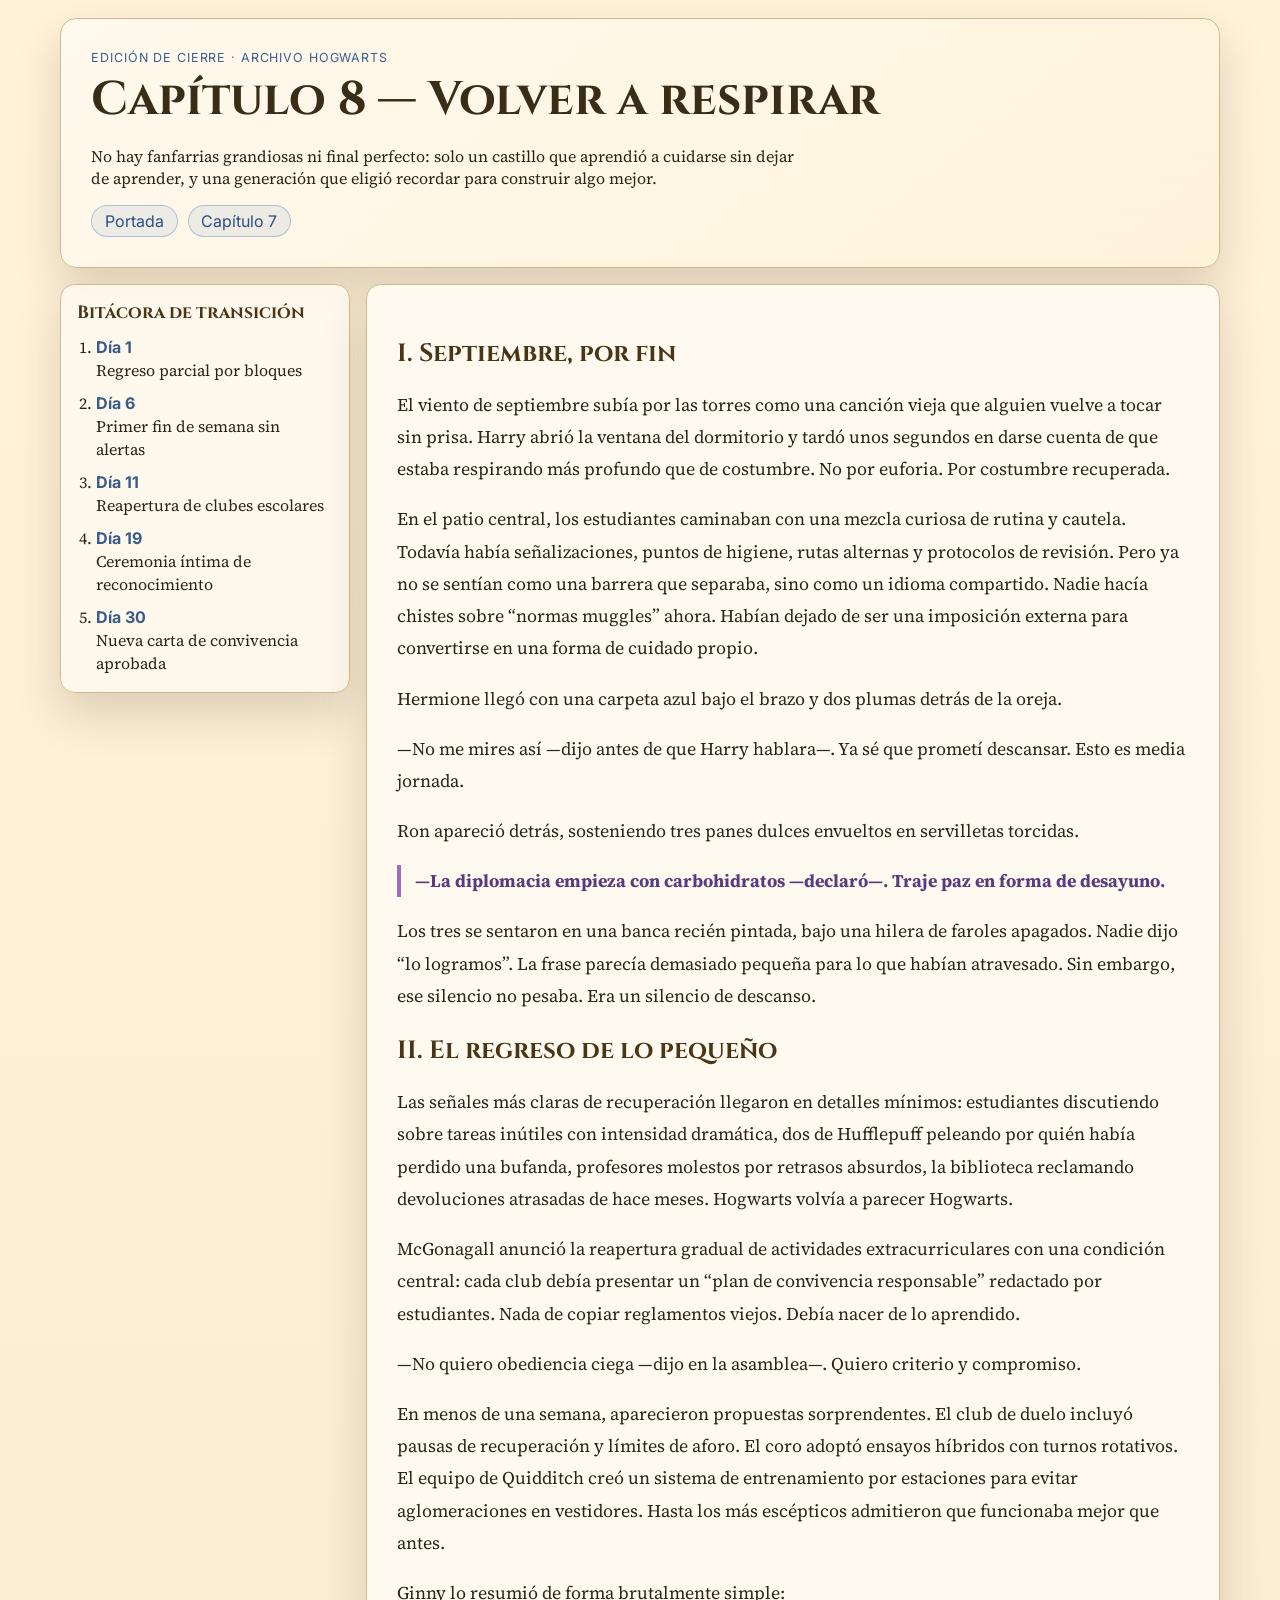
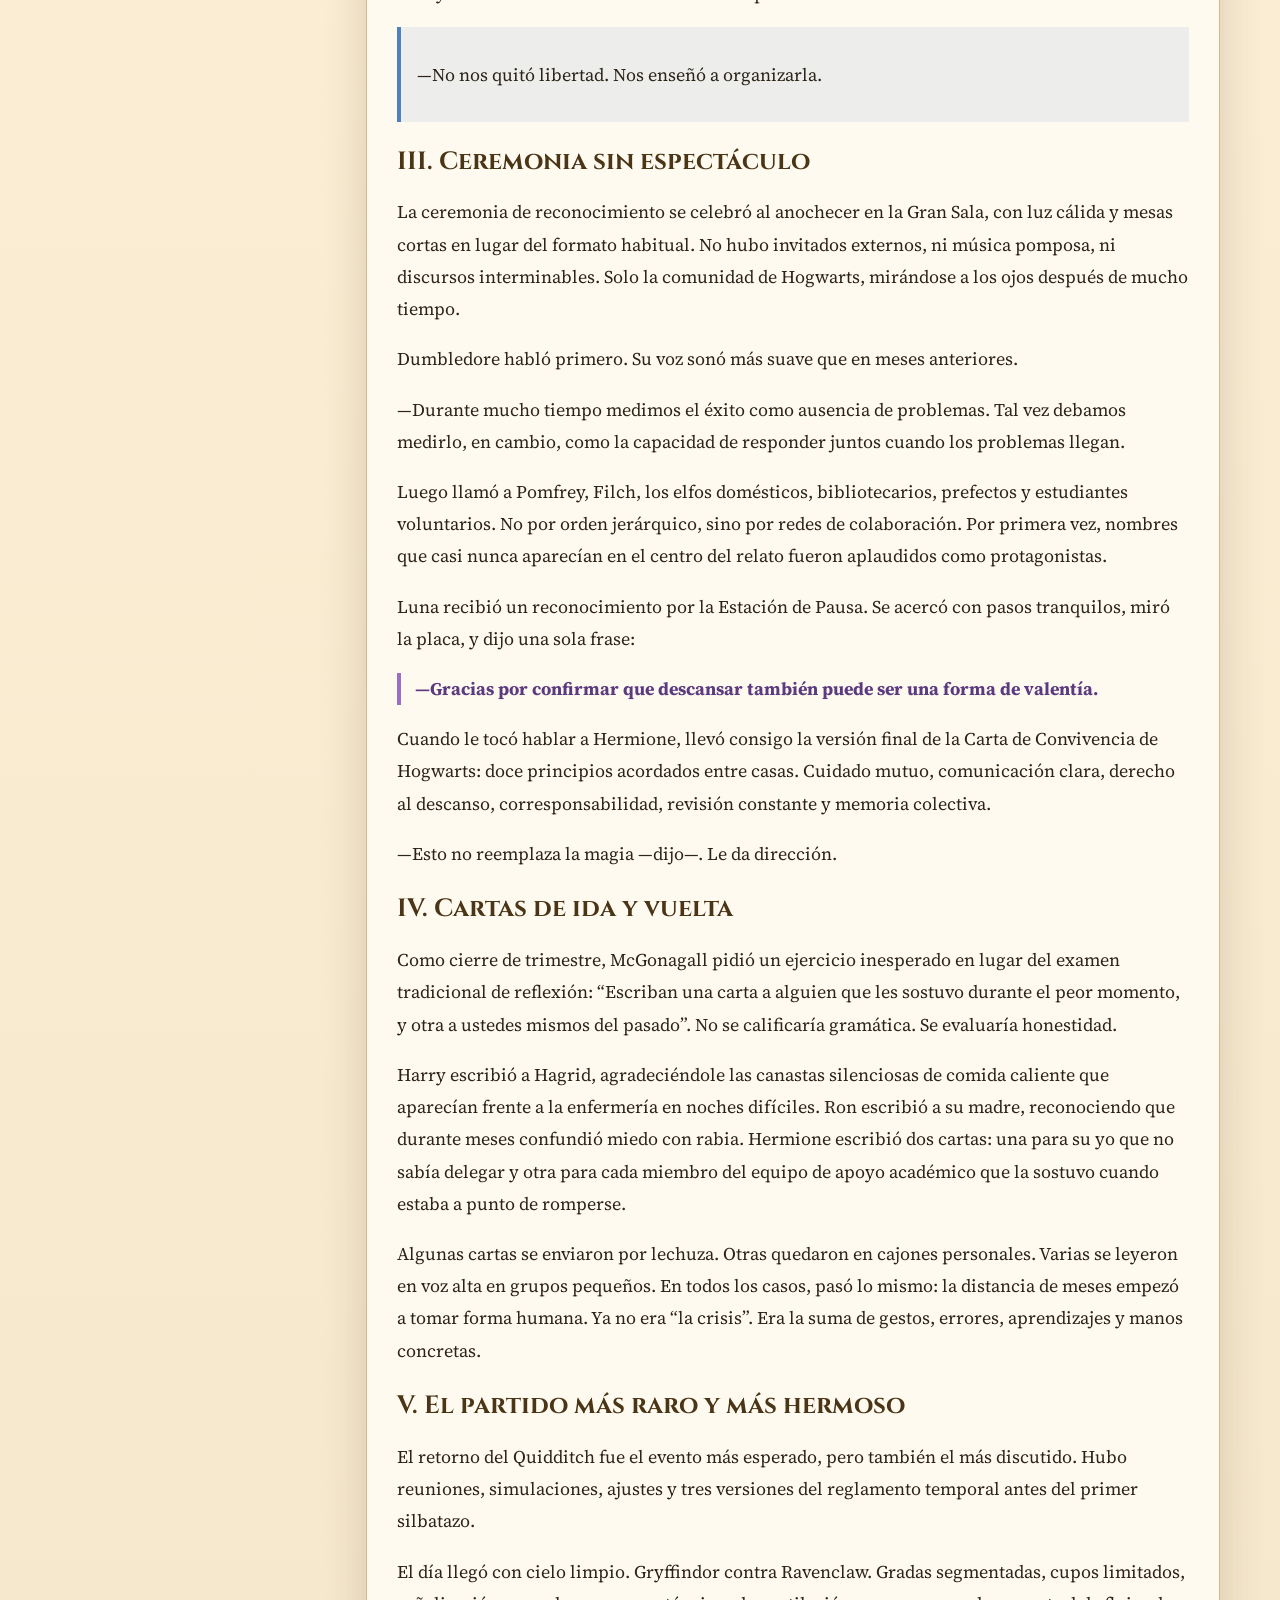
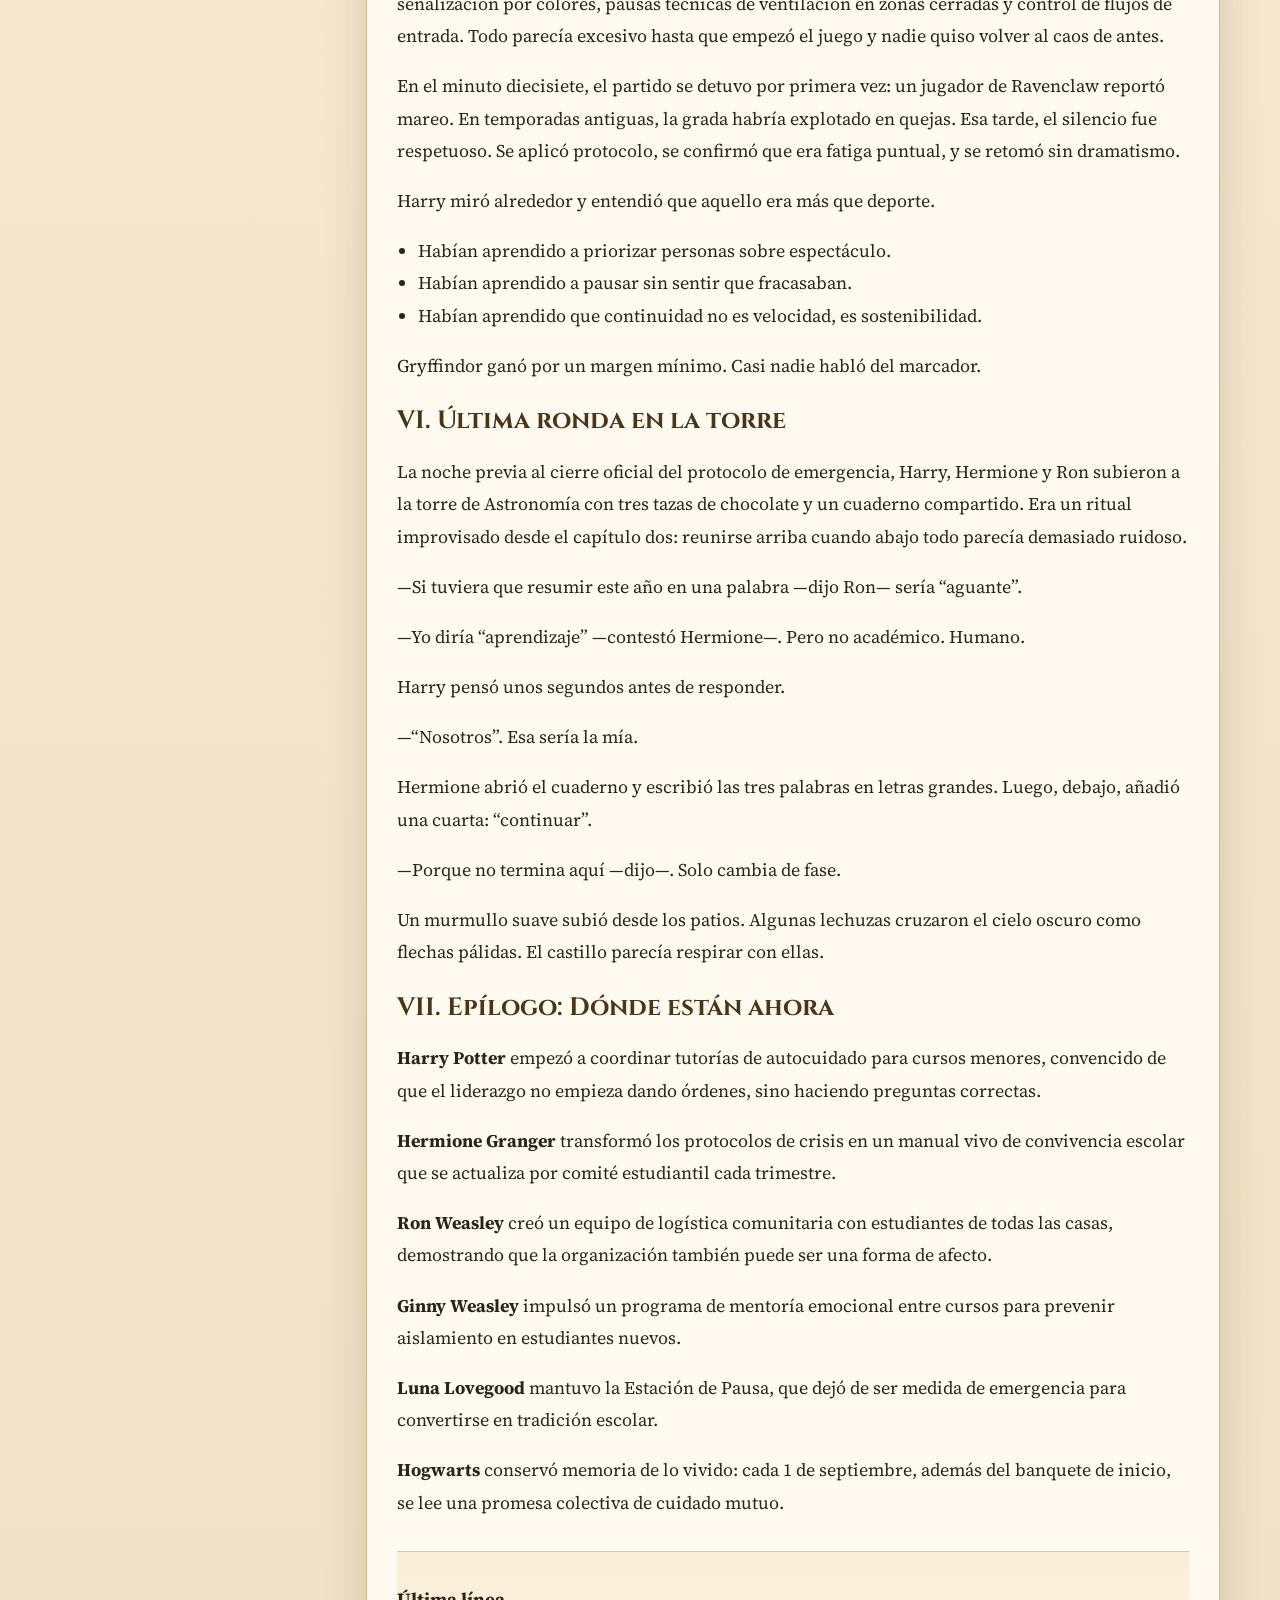
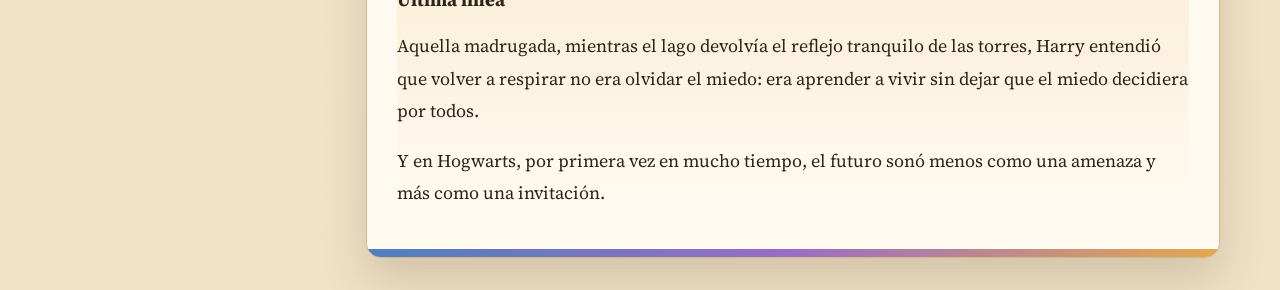
<file: capitulo8.html>
<!doctype html>
<html lang="es">
  <head>
    <meta charset="UTF-8" />
    <meta name="viewport" content="width=device-width, initial-scale=1.0" />
    <title>Capítulo 8 — Volver a respirar</title>
    <meta
      name="description"
      content="Capítulo 8 de la novela Harry Potter y el Misterio del Coronavirus."
    />
    <link rel="preconnect" href="https://fonts.googleapis.com" />
    <link rel="preconnect" href="https://fonts.gstatic.com" crossorigin />
    <link
      href="https://fonts.googleapis.com/css2?family=Cinzel:wght@500;700&family=Inter:wght@400;600;700&family=Source+Serif+4:opsz,wght@8..60,400;8..60,600;8..60,700&display=swap"
      rel="stylesheet"
    />
    <link rel="stylesheet" href="capitulo8.css" />
  </head>
  <body>
    <header class="hero">
      <p class="hero__tag">Edición de cierre · Archivo Hogwarts</p>
      <h1>Capítulo 8 — Volver a respirar</h1>
      <p>
        No hay fanfarrias grandiosas ni final perfecto: solo un castillo que aprendió a cuidarse sin dejar de
        aprender, y una generación que eligió recordar para construir algo mejor.
      </p>
      <nav aria-label="Navegación del capítulo">
        <a href="novela.html">Portada</a>
        <a href="capitulo7.html">Capítulo 7</a>
      </nav>
    </header>

    <main class="layout">
      <section class="timeline" aria-label="Línea de cierre">
        <h2>Bitácora de transición</h2>
        <ol>
          <li><strong>Día 1</strong><span>Regreso parcial por bloques</span></li>
          <li><strong>Día 6</strong><span>Primer fin de semana sin alertas</span></li>
          <li><strong>Día 11</strong><span>Reapertura de clubes escolares</span></li>
          <li><strong>Día 19</strong><span>Ceremonia íntima de reconocimiento</span></li>
          <li><strong>Día 30</strong><span>Nueva carta de convivencia aprobada</span></li>
        </ol>
      </section>

      <article class="chapter" aria-labelledby="cap8">
        <h2 id="cap8">I. Septiembre, por fin</h2>
        <p>
          El viento de septiembre subía por las torres como una canción vieja que alguien vuelve a tocar sin prisa.
          Harry abrió la ventana del dormitorio y tardó unos segundos en darse cuenta de que estaba respirando más
          profundo que de costumbre. No por euforia. Por costumbre recuperada.
        </p>
        <p>
          En el patio central, los estudiantes caminaban con una mezcla curiosa de rutina y cautela. Todavía había
          señalizaciones, puntos de higiene, rutas alternas y protocolos de revisión. Pero ya no se sentían como una
          barrera que separaba, sino como un idioma compartido. Nadie hacía chistes sobre “normas muggles” ahora.
          Habían dejado de ser una imposición externa para convertirse en una forma de cuidado propio.
        </p>
        <p>
          Hermione llegó con una carpeta azul bajo el brazo y dos plumas detrás de la oreja.
        </p>
        <p>
          —No me mires así —dijo antes de que Harry hablara—. Ya sé que prometí descansar. Esto es media jornada.
        </p>
        <p>
          Ron apareció detrás, sosteniendo tres panes dulces envueltos en servilletas torcidas.
        </p>
        <p class="quote-line">
          —La diplomacia empieza con carbohidratos —declaró—. Traje paz en forma de desayuno.
        </p>
        <p>
          Los tres se sentaron en una banca recién pintada, bajo una hilera de faroles apagados. Nadie dijo “lo
          logramos”. La frase parecía demasiado pequeña para lo que habían atravesado. Sin embargo, ese silencio no
          pesaba. Era un silencio de descanso.
        </p>

        <h2>II. El regreso de lo pequeño</h2>
        <p>
          Las señales más claras de recuperación llegaron en detalles mínimos: estudiantes discutiendo sobre tareas
          inútiles con intensidad dramática, dos de Hufflepuff peleando por quién había perdido una bufanda,
          profesores molestos por retrasos absurdos, la biblioteca reclamando devoluciones atrasadas de hace meses.
          Hogwarts volvía a parecer Hogwarts.
        </p>
        <p>
          McGonagall anunció la reapertura gradual de actividades extracurriculares con una condición central:
          cada club debía presentar un “plan de convivencia responsable” redactado por estudiantes. Nada de copiar
          reglamentos viejos. Debía nacer de lo aprendido.
        </p>
        <p>
          —No quiero obediencia ciega —dijo en la asamblea—. Quiero criterio y compromiso.
        </p>
        <p>
          En menos de una semana, aparecieron propuestas sorprendentes. El club de duelo incluyó pausas de
          recuperación y límites de aforo. El coro adoptó ensayos híbridos con turnos rotativos. El equipo de
          Quidditch creó un sistema de entrenamiento por estaciones para evitar aglomeraciones en vestidores.
          Hasta los más escépticos admitieron que funcionaba mejor que antes.
        </p>
        <p>
          Ginny lo resumió de forma brutalmente simple:
        </p>
        <blockquote>
          <p>
            —No nos quitó libertad. Nos enseñó a organizarla.
          </p>
        </blockquote>

        <h2>III. Ceremonia sin espectáculo</h2>
        <p>
          La ceremonia de reconocimiento se celebró al anochecer en la Gran Sala, con luz cálida y mesas cortas en
          lugar del formato habitual. No hubo invitados externos, ni música pomposa, ni discursos interminables.
          Solo la comunidad de Hogwarts, mirándose a los ojos después de mucho tiempo.
        </p>
        <p>
          Dumbledore habló primero. Su voz sonó más suave que en meses anteriores.
        </p>
        <p>
          —Durante mucho tiempo medimos el éxito como ausencia de problemas. Tal vez debamos medirlo, en cambio,
          como la capacidad de responder juntos cuando los problemas llegan.
        </p>
        <p>
          Luego llamó a Pomfrey, Filch, los elfos domésticos, bibliotecarios, prefectos y estudiantes voluntarios.
          No por orden jerárquico, sino por redes de colaboración. Por primera vez, nombres que casi nunca aparecían
          en el centro del relato fueron aplaudidos como protagonistas.
        </p>
        <p>
          Luna recibió un reconocimiento por la Estación de Pausa. Se acercó con pasos tranquilos, miró la placa,
          y dijo una sola frase:
        </p>
        <p class="quote-line">
          —Gracias por confirmar que descansar también puede ser una forma de valentía.
        </p>
        <p>
          Cuando le tocó hablar a Hermione, llevó consigo la versión final de la Carta de Convivencia de Hogwarts:
          doce principios acordados entre casas. Cuidado mutuo, comunicación clara, derecho al descanso,
          corresponsabilidad, revisión constante y memoria colectiva.
        </p>
        <p>
          —Esto no reemplaza la magia —dijo—. Le da dirección.
        </p>

        <h2>IV. Cartas de ida y vuelta</h2>
        <p>
          Como cierre de trimestre, McGonagall pidió un ejercicio inesperado en lugar del examen tradicional de
          reflexión: “Escriban una carta a alguien que les sostuvo durante el peor momento, y otra a ustedes mismos
          del pasado”. No se calificaría gramática. Se evaluaría honestidad.
        </p>
        <p>
          Harry escribió a Hagrid, agradeciéndole las canastas silenciosas de comida caliente que aparecían frente a
          la enfermería en noches difíciles. Ron escribió a su madre, reconociendo que durante meses confundió miedo
          con rabia. Hermione escribió dos cartas: una para su yo que no sabía delegar y otra para cada miembro del
          equipo de apoyo académico que la sostuvo cuando estaba a punto de romperse.
        </p>
        <p>
          Algunas cartas se enviaron por lechuza. Otras quedaron en cajones personales. Varias se leyeron en voz alta
          en grupos pequeños. En todos los casos, pasó lo mismo: la distancia de meses empezó a tomar forma humana.
          Ya no era “la crisis”. Era la suma de gestos, errores, aprendizajes y manos concretas.
        </p>

        <h2>V. El partido más raro y más hermoso</h2>
        <p>
          El retorno del Quidditch fue el evento más esperado, pero también el más discutido. Hubo reuniones,
          simulaciones, ajustes y tres versiones del reglamento temporal antes del primer silbatazo.
        </p>
        <p>
          El día llegó con cielo limpio. Gryffindor contra Ravenclaw. Gradas segmentadas, cupos limitados,
          señalización por colores, pausas técnicas de ventilación en zonas cerradas y control de flujos de entrada.
          Todo parecía excesivo hasta que empezó el juego y nadie quiso volver al caos de antes.
        </p>
        <p>
          En el minuto diecisiete, el partido se detuvo por primera vez: un jugador de Ravenclaw reportó mareo.
          En temporadas antiguas, la grada habría explotado en quejas. Esa tarde, el silencio fue respetuoso.
          Se aplicó protocolo, se confirmó que era fatiga puntual, y se retomó sin dramatismo.
        </p>
        <p>
          Harry miró alrededor y entendió que aquello era más que deporte.
        </p>
        <ul>
          <li>Habían aprendido a priorizar personas sobre espectáculo.</li>
          <li>Habían aprendido a pausar sin sentir que fracasaban.</li>
          <li>Habían aprendido que continuidad no es velocidad, es sostenibilidad.</li>
        </ul>
        <p>
          Gryffindor ganó por un margen mínimo. Casi nadie habló del marcador.
        </p>

        <h2>VI. Última ronda en la torre</h2>
        <p>
          La noche previa al cierre oficial del protocolo de emergencia, Harry, Hermione y Ron subieron a la torre de
          Astronomía con tres tazas de chocolate y un cuaderno compartido. Era un ritual improvisado desde el
          capítulo dos: reunirse arriba cuando abajo todo parecía demasiado ruidoso.
        </p>
        <p>
          —Si tuviera que resumir este año en una palabra —dijo Ron— sería “aguante”.
        </p>
        <p>
          —Yo diría “aprendizaje” —contestó Hermione—. Pero no académico. Humano.
        </p>
        <p>
          Harry pensó unos segundos antes de responder.
        </p>
        <p>
          —“Nosotros”. Esa sería la mía.
        </p>
        <p>
          Hermione abrió el cuaderno y escribió las tres palabras en letras grandes. Luego, debajo, añadió una
          cuarta: “continuar”.
        </p>
        <p>
          —Porque no termina aquí —dijo—. Solo cambia de fase.
        </p>
        <p>
          Un murmullo suave subió desde los patios. Algunas lechuzas cruzaron el cielo oscuro como flechas pálidas.
          El castillo parecía respirar con ellas.
        </p>

        <h2>VII. Epílogo: Dónde están ahora</h2>
        <p>
          <strong>Harry Potter</strong> empezó a coordinar tutorías de autocuidado para cursos menores, convencido de
          que el liderazgo no empieza dando órdenes, sino haciendo preguntas correctas.
        </p>
        <p>
          <strong>Hermione Granger</strong> transformó los protocolos de crisis en un manual vivo de convivencia escolar
          que se actualiza por comité estudiantil cada trimestre.
        </p>
        <p>
          <strong>Ron Weasley</strong> creó un equipo de logística comunitaria con estudiantes de todas las casas,
          demostrando que la organización también puede ser una forma de afecto.
        </p>
        <p>
          <strong>Ginny Weasley</strong> impulsó un programa de mentoría emocional entre cursos para prevenir aislamiento
          en estudiantes nuevos.
        </p>
        <p>
          <strong>Luna Lovegood</strong> mantuvo la Estación de Pausa, que dejó de ser medida de emergencia para
          convertirse en tradición escolar.
        </p>
        <p>
          <strong>Hogwarts</strong> conservó memoria de lo vivido: cada 1 de septiembre, además del banquete de inicio,
          se lee una promesa colectiva de cuidado mutuo.
        </p>

        <section class="chapter-end" aria-label="Cierre de novela">
          <h3>Última línea</h3>
          <p>
            Aquella madrugada, mientras el lago devolvía el reflejo tranquilo de las torres, Harry entendió que
            volver a respirar no era olvidar el miedo: era aprender a vivir sin dejar que el miedo decidiera por
            todos.
          </p>
          <p>
            Y en Hogwarts, por primera vez en mucho tiempo, el futuro sonó menos como una amenaza y más como una
            invitación.
          </p>
        </section>
      </article>
    </main>
  </body>
</html>
</file>
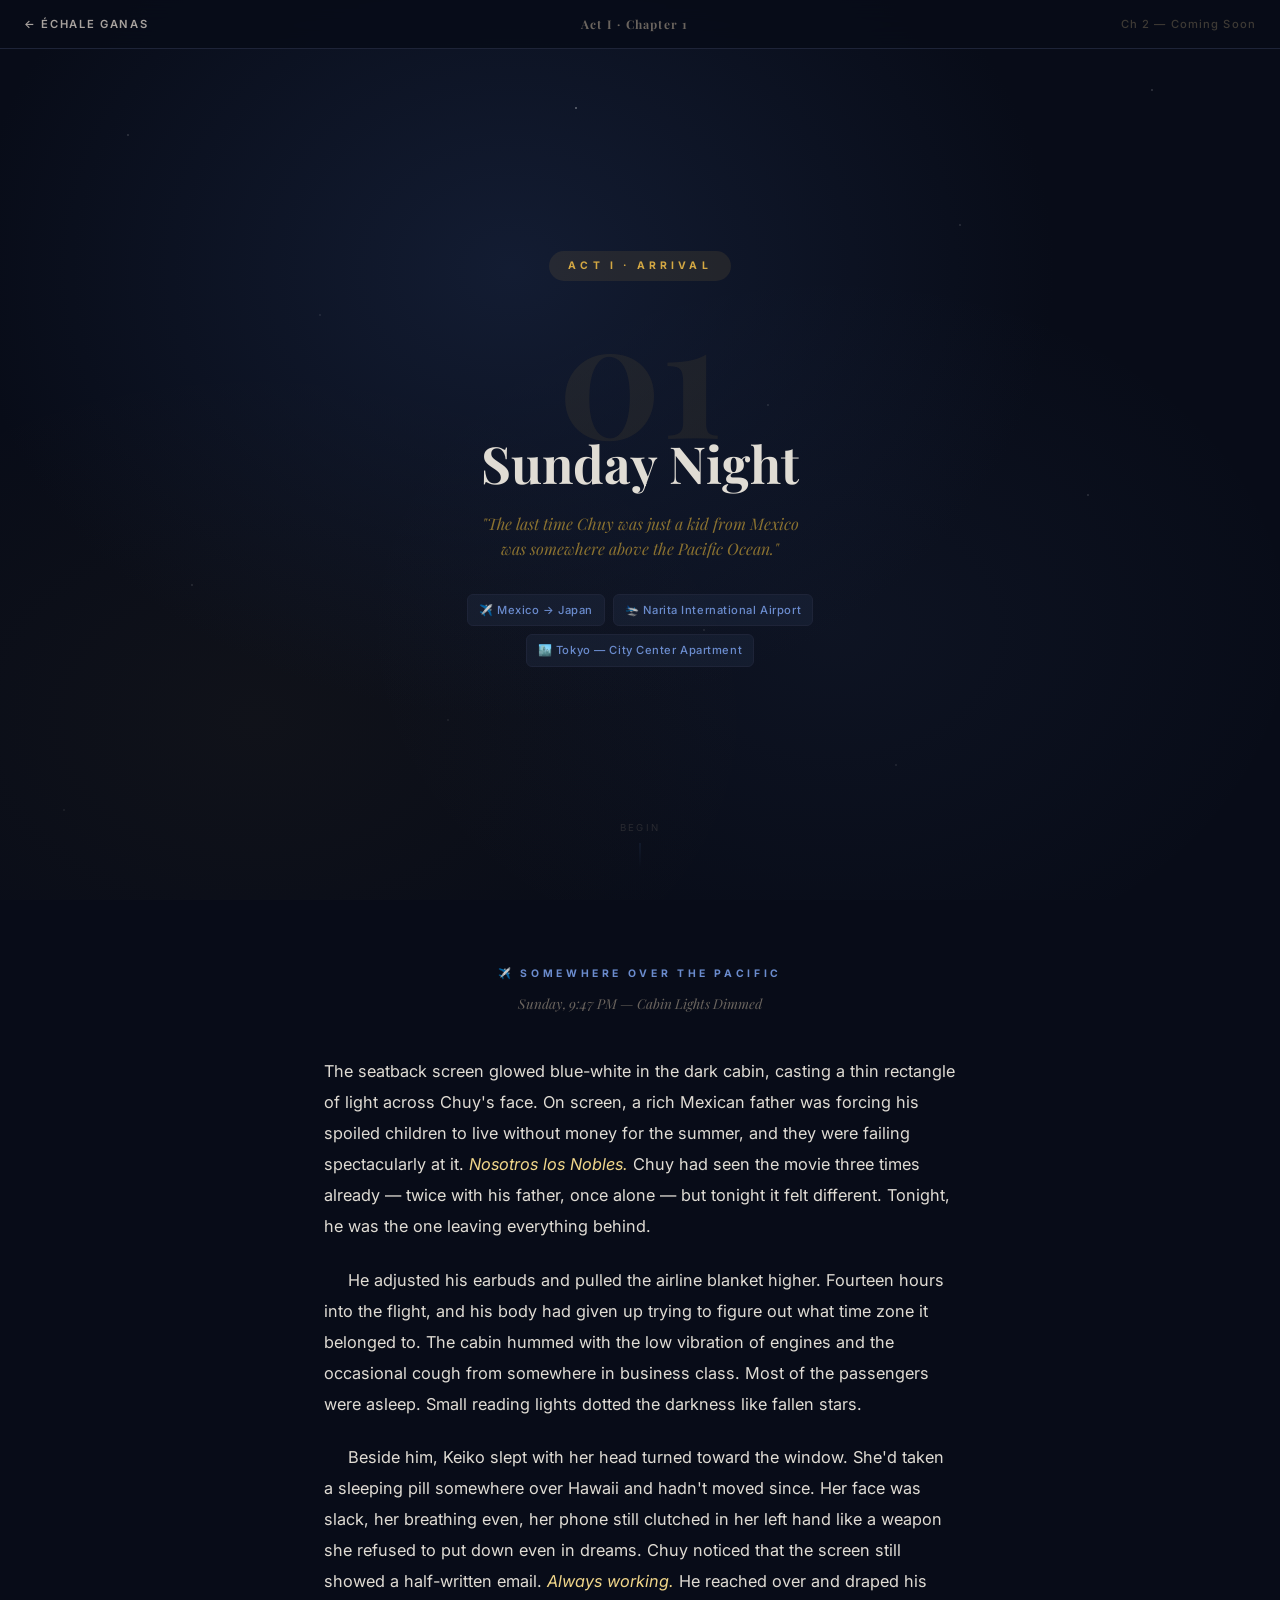
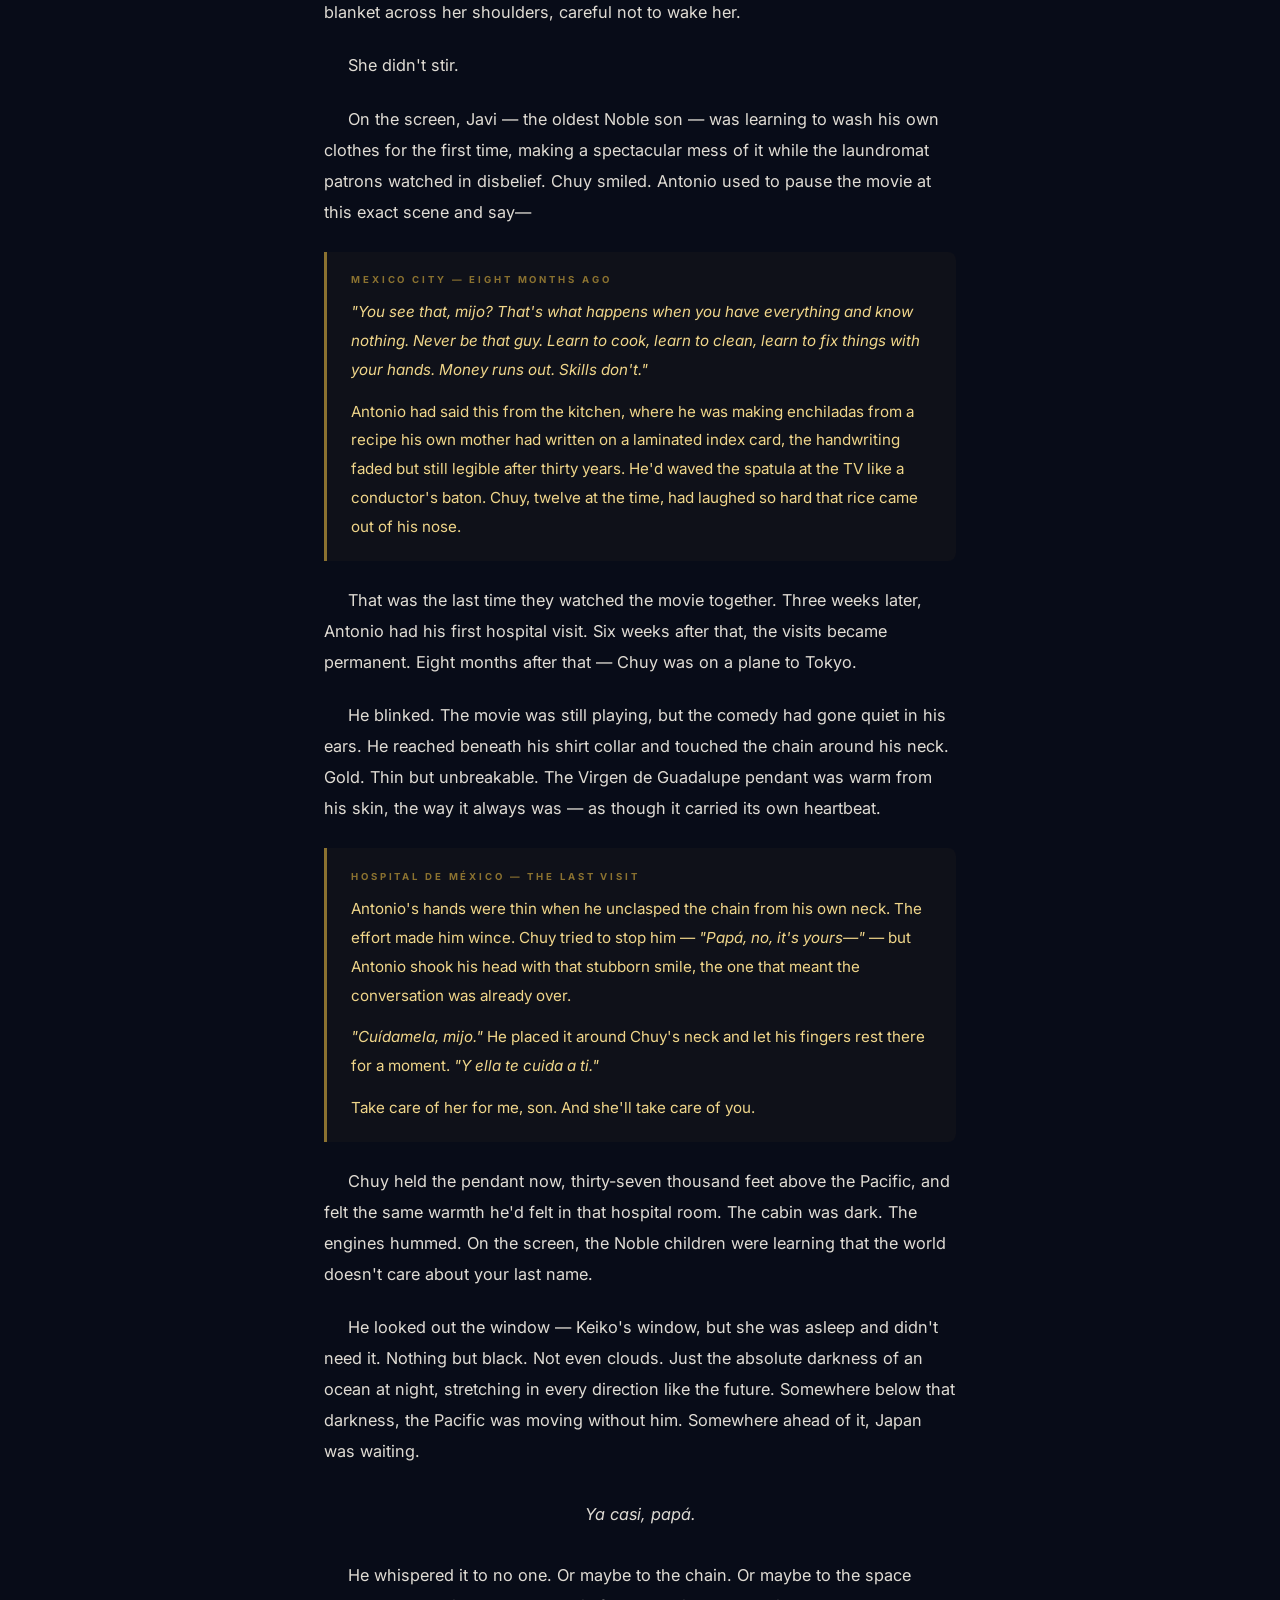
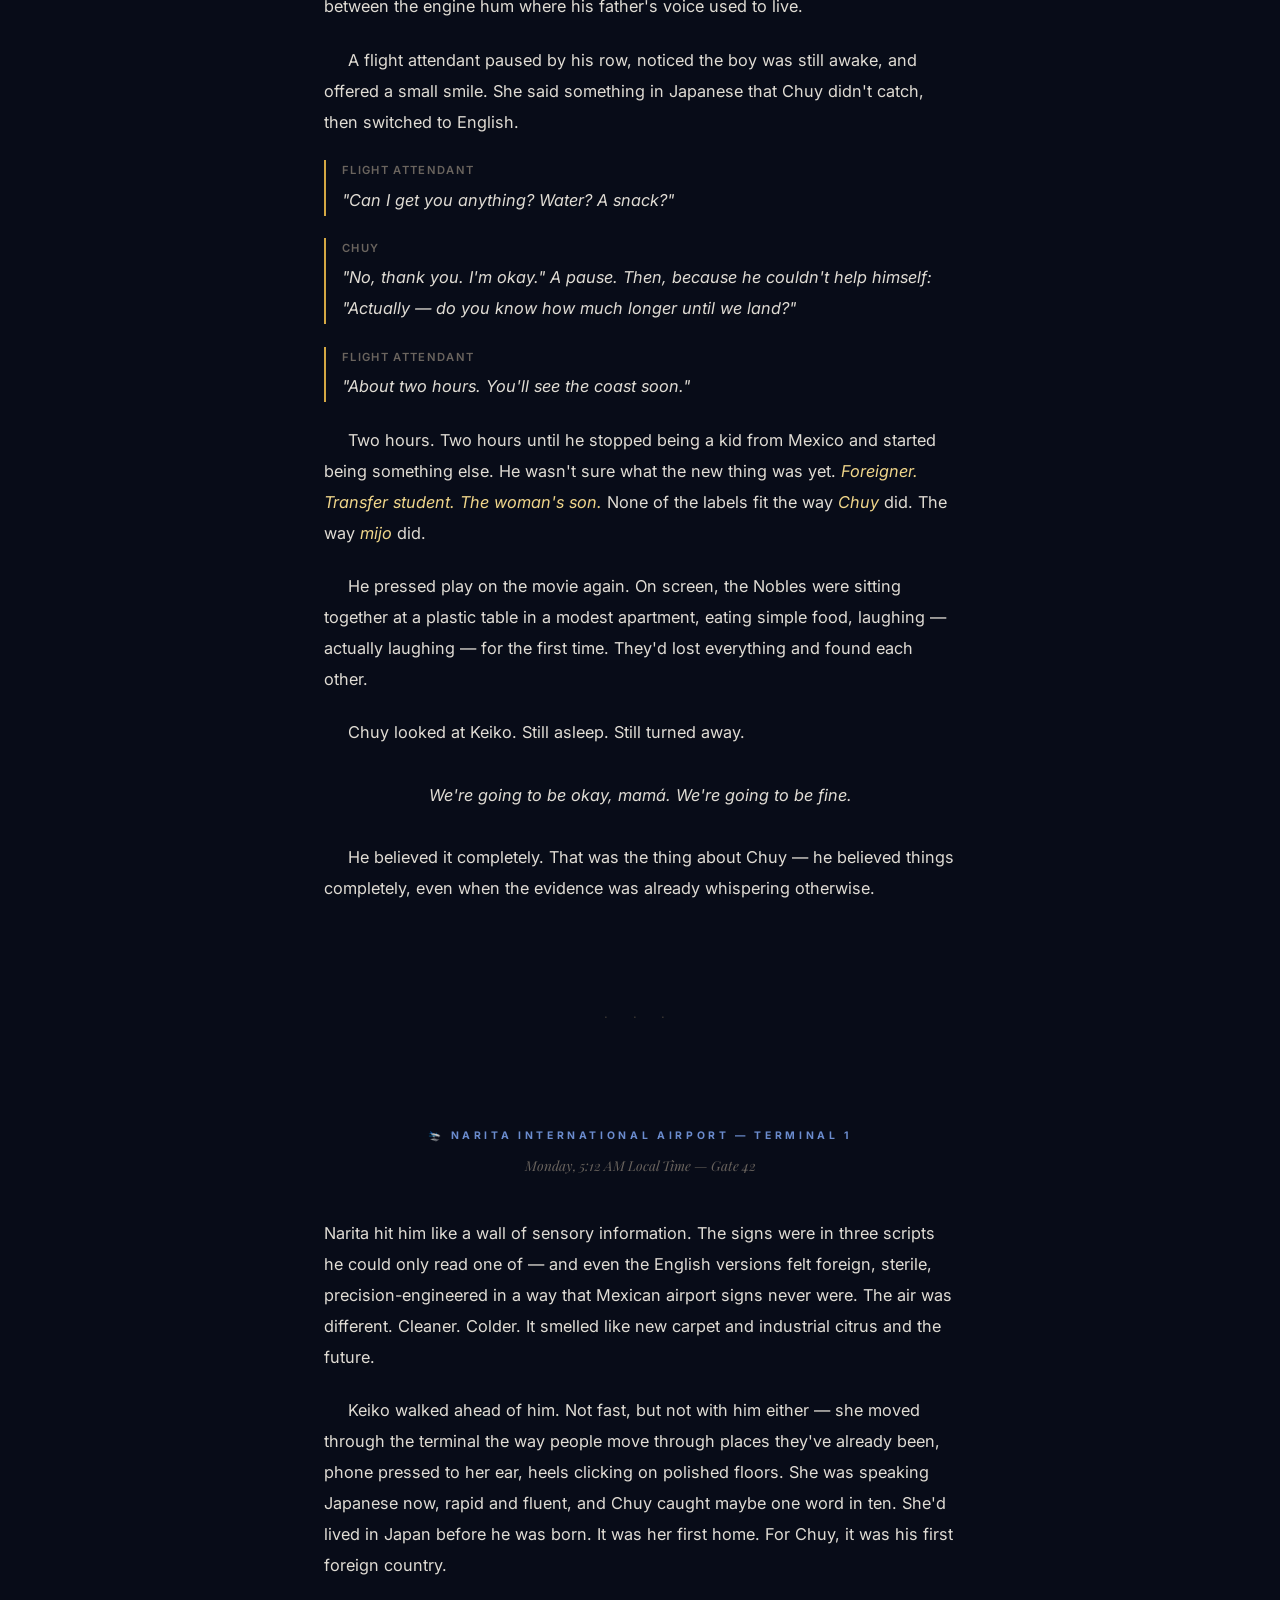
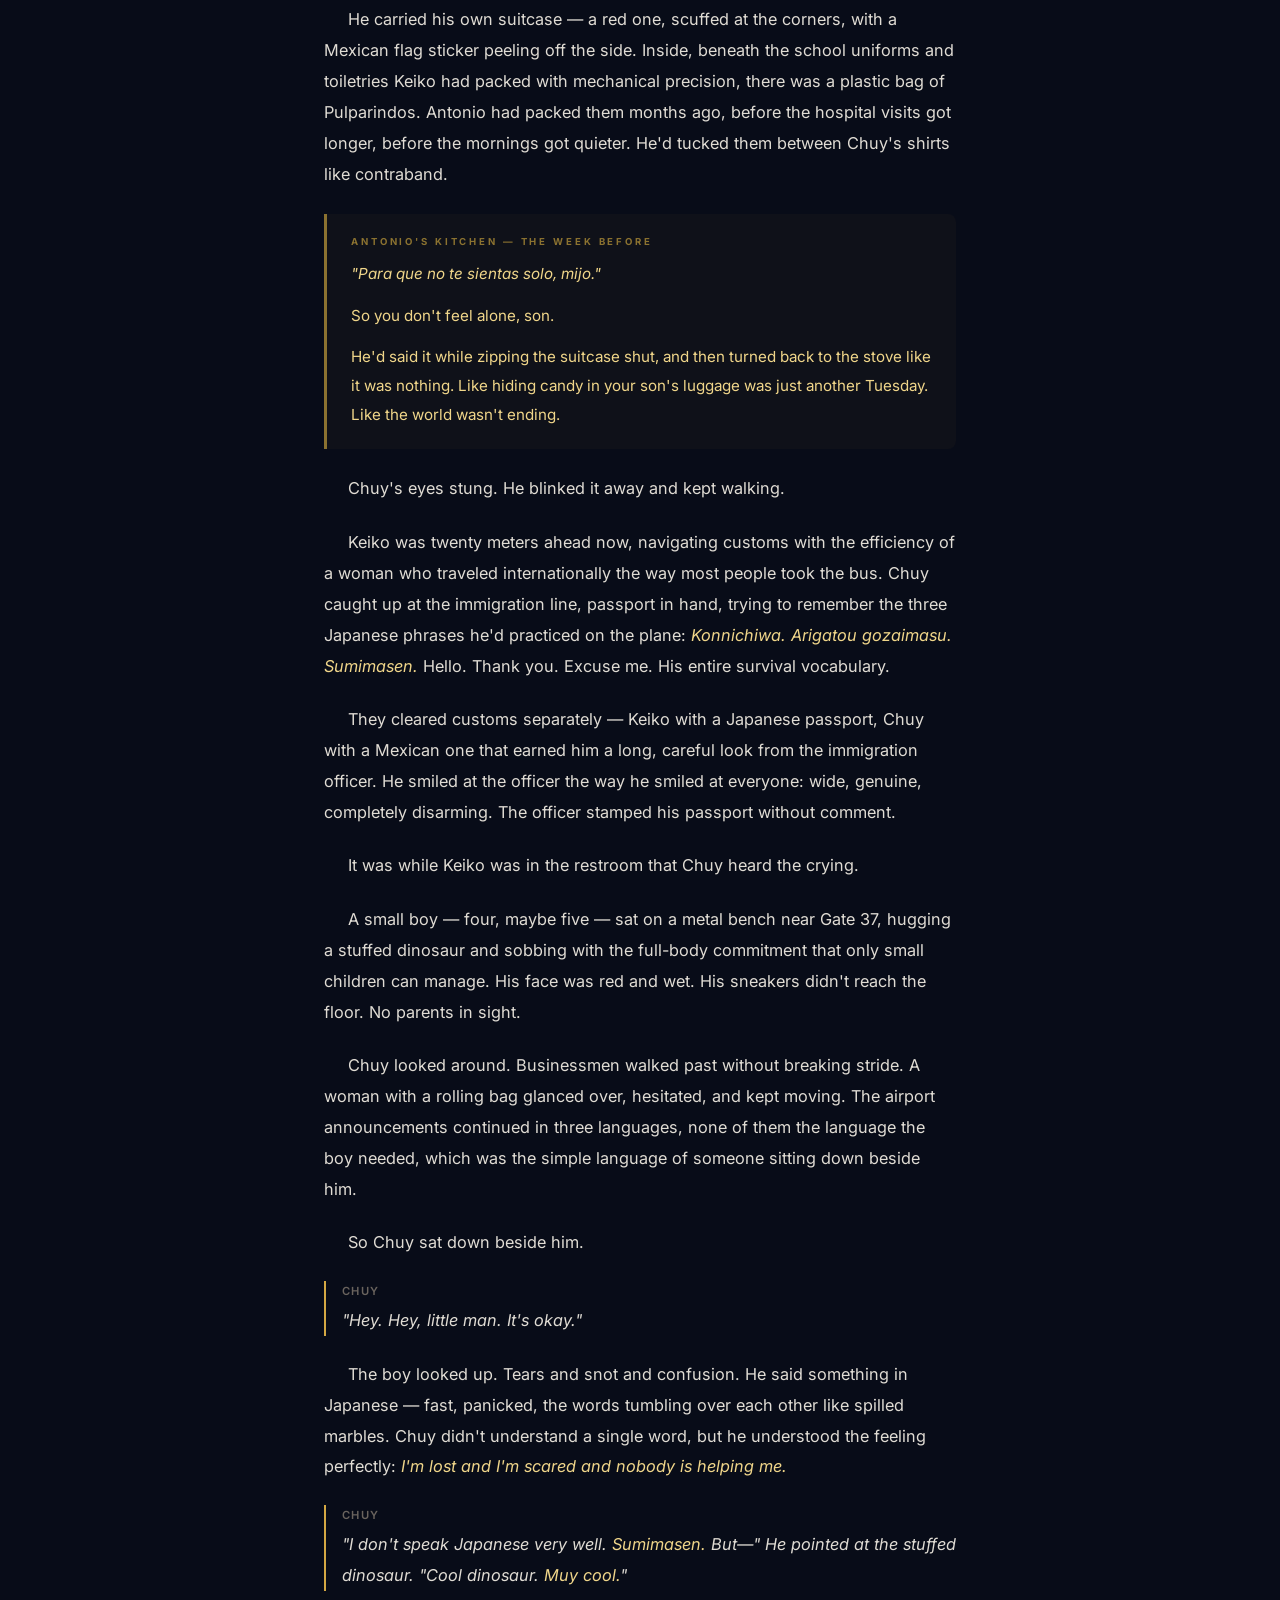
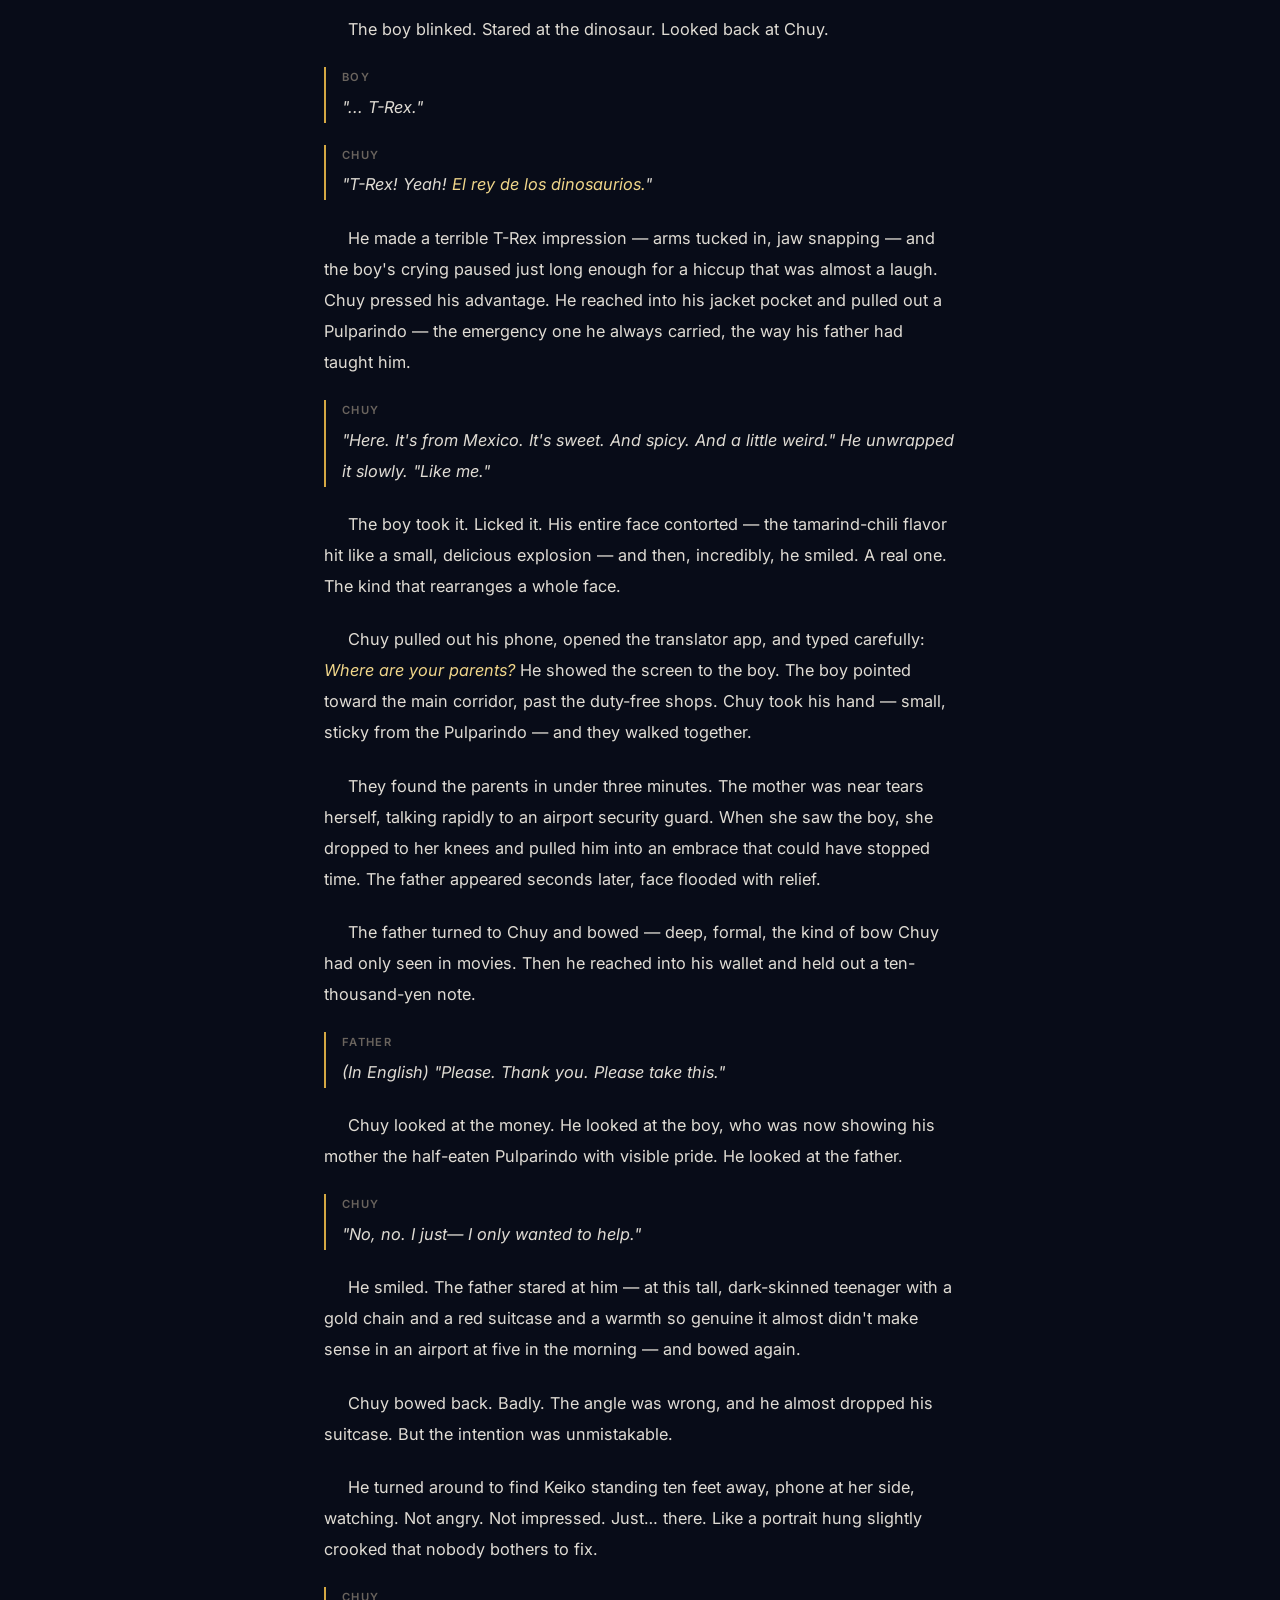
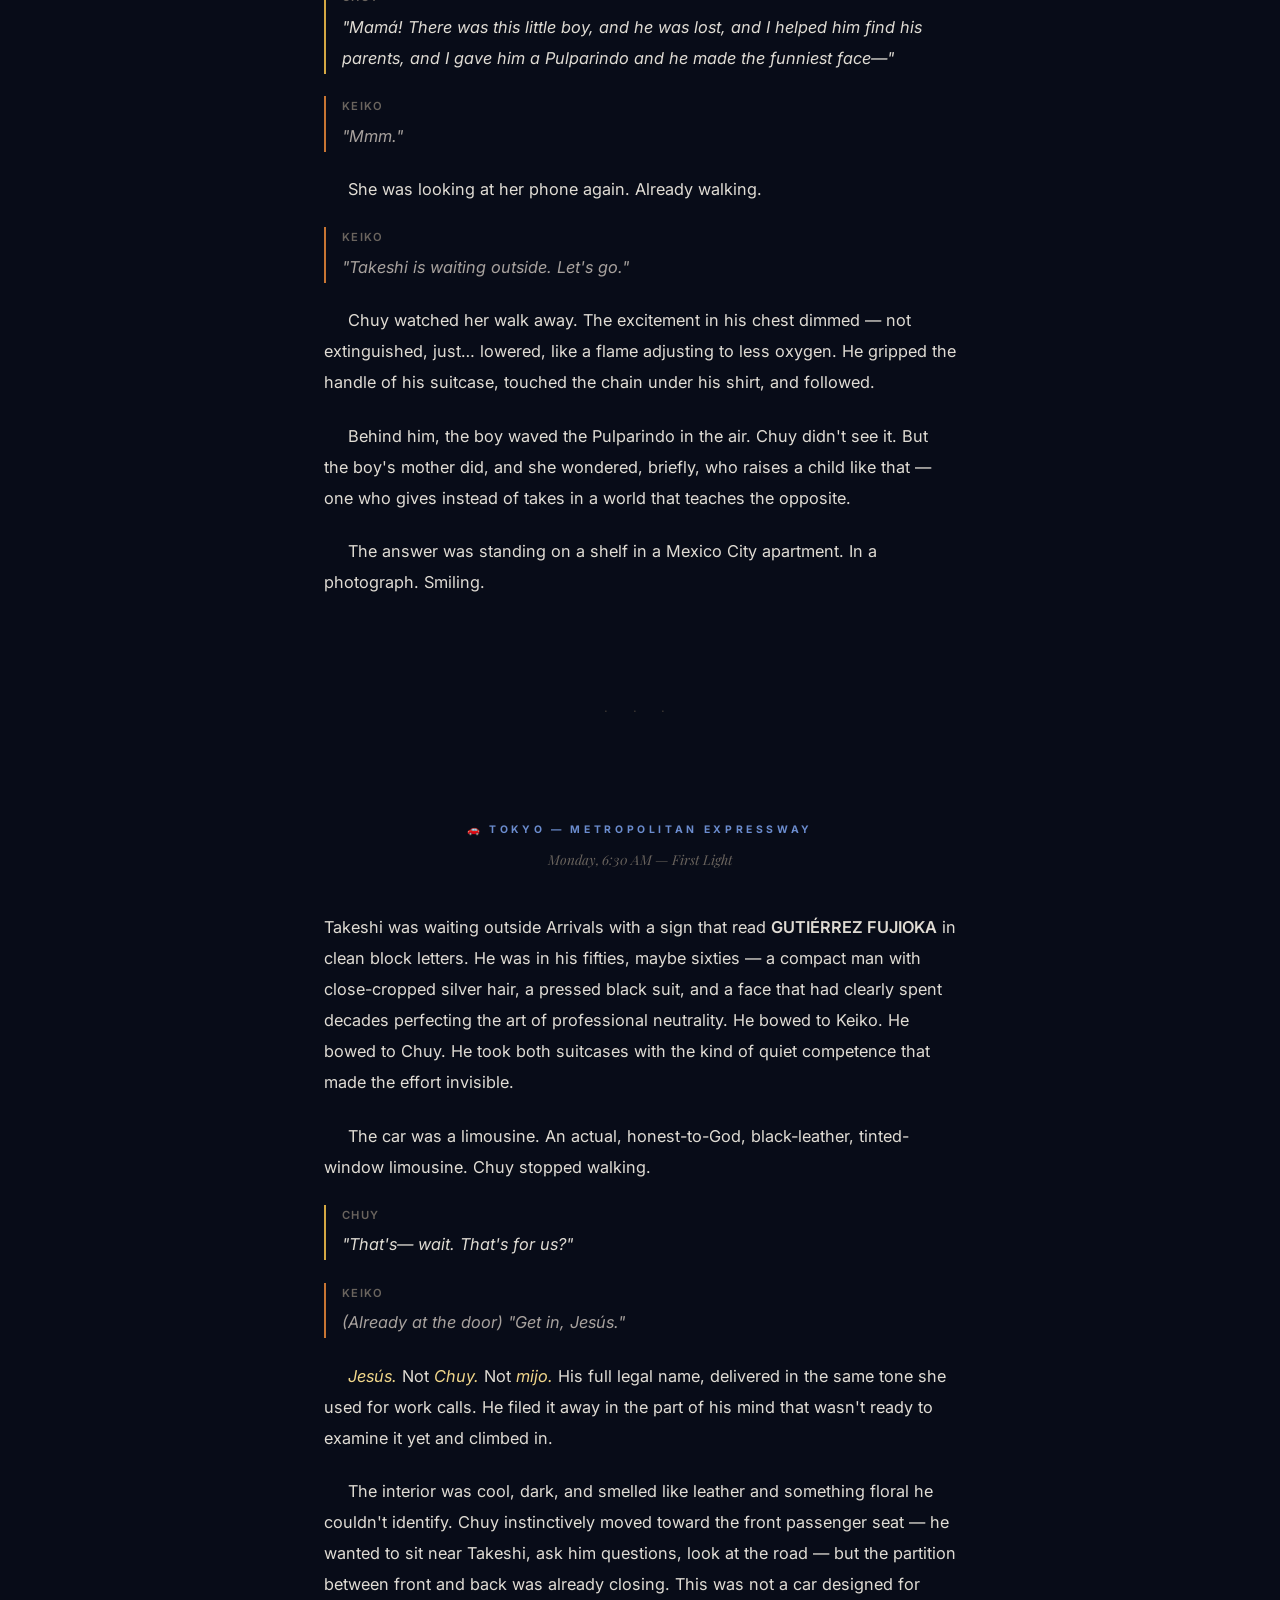
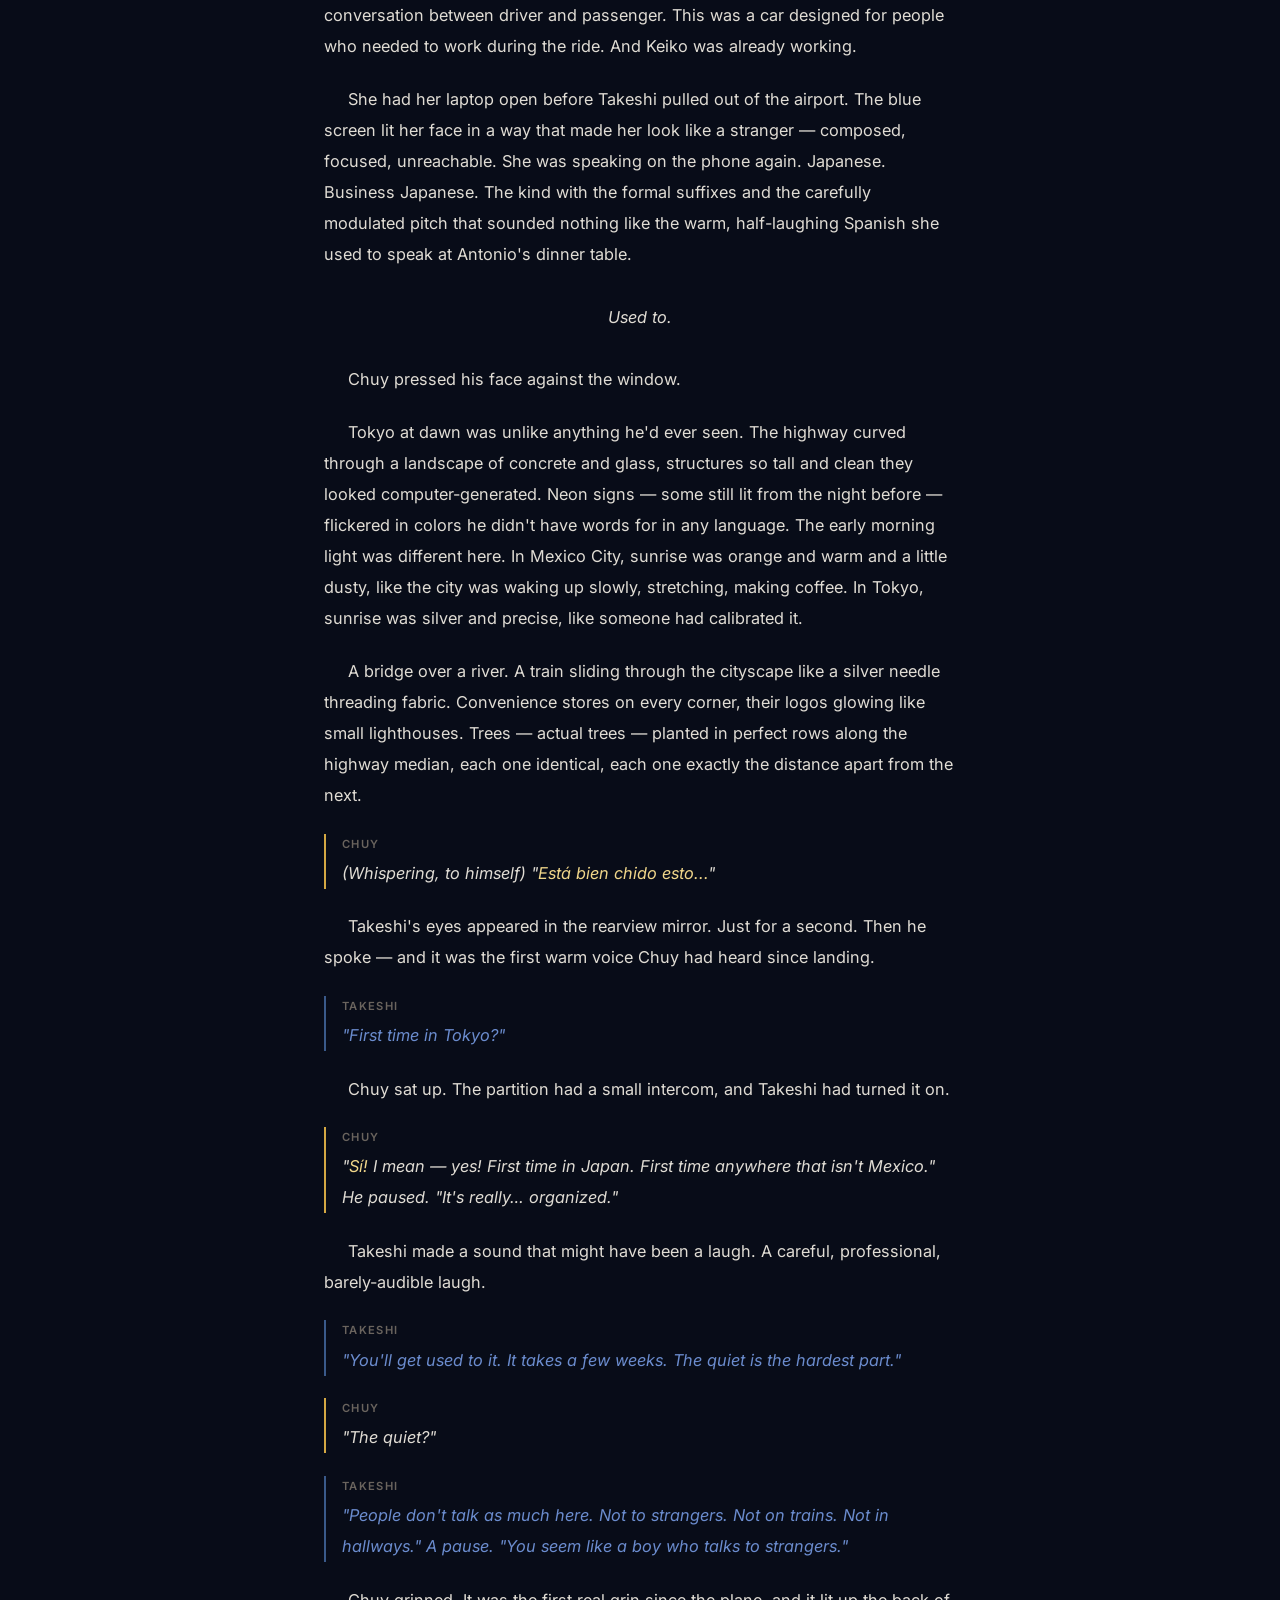
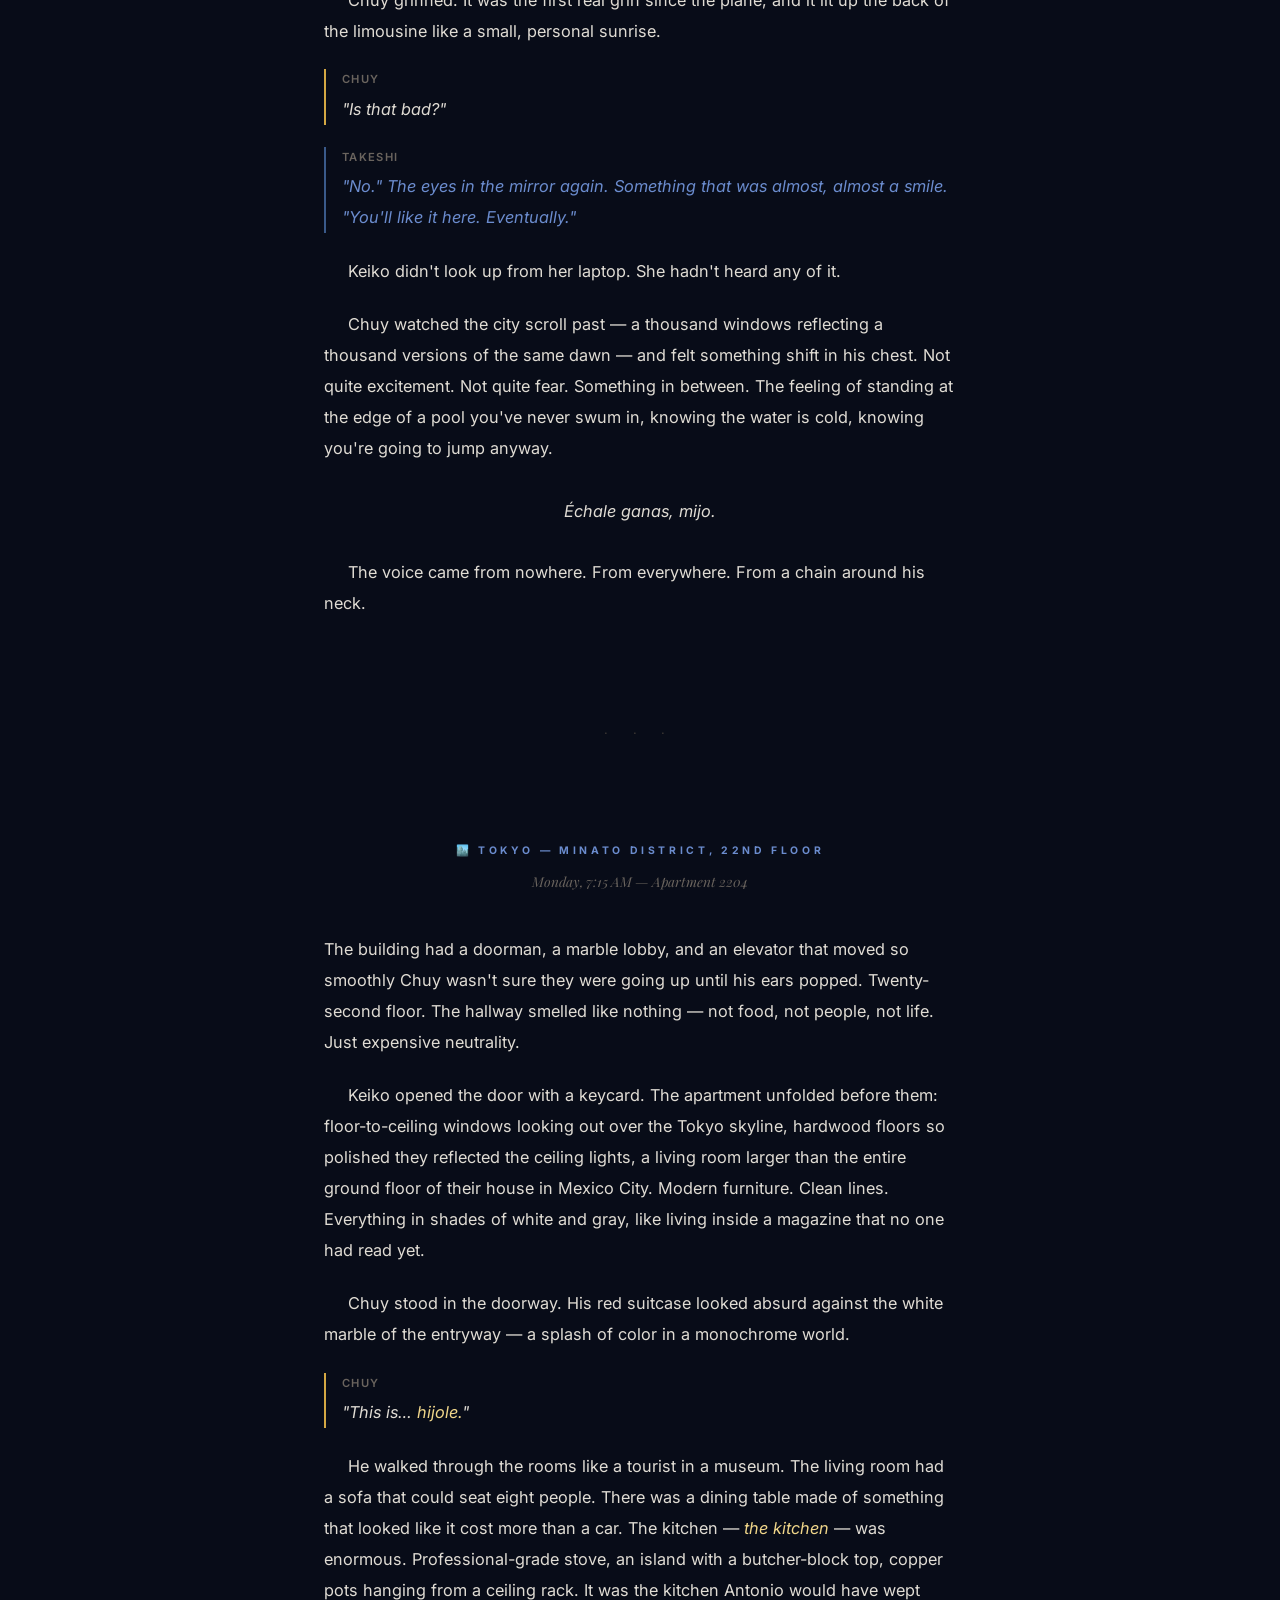
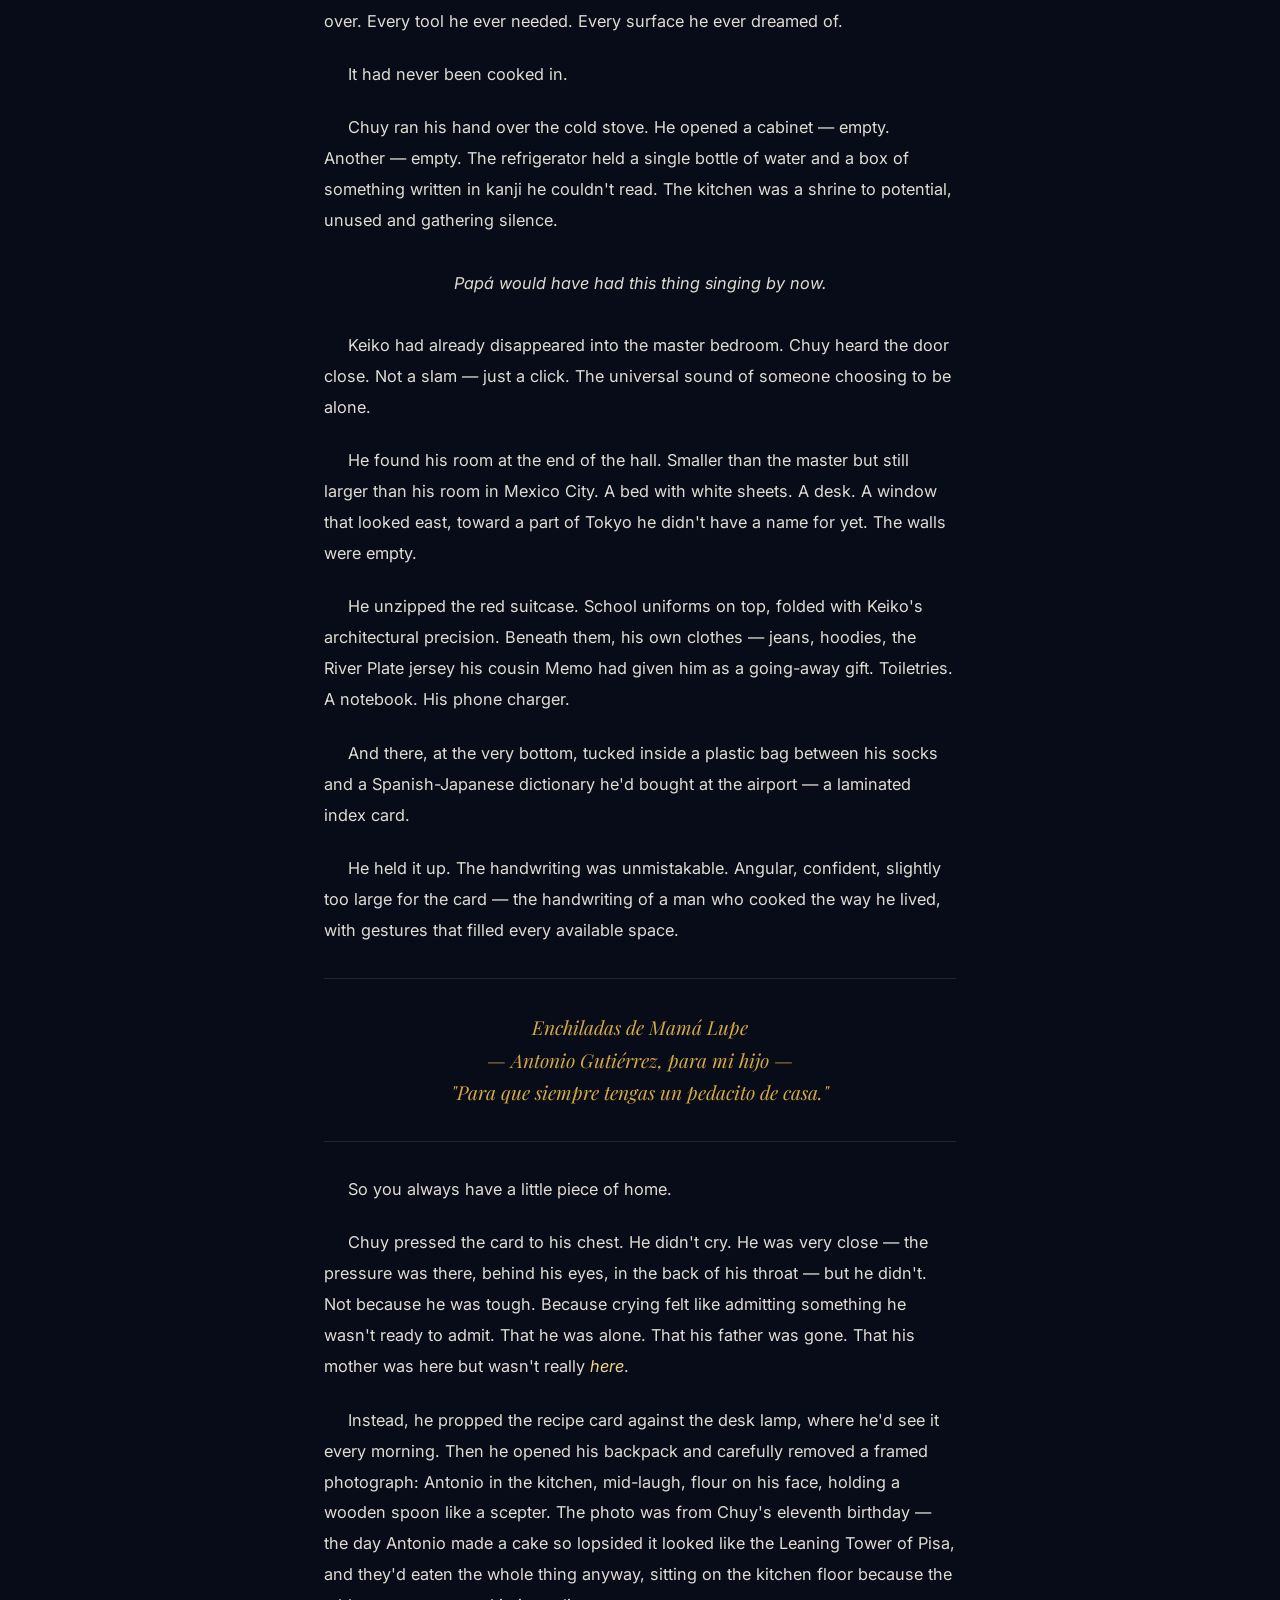
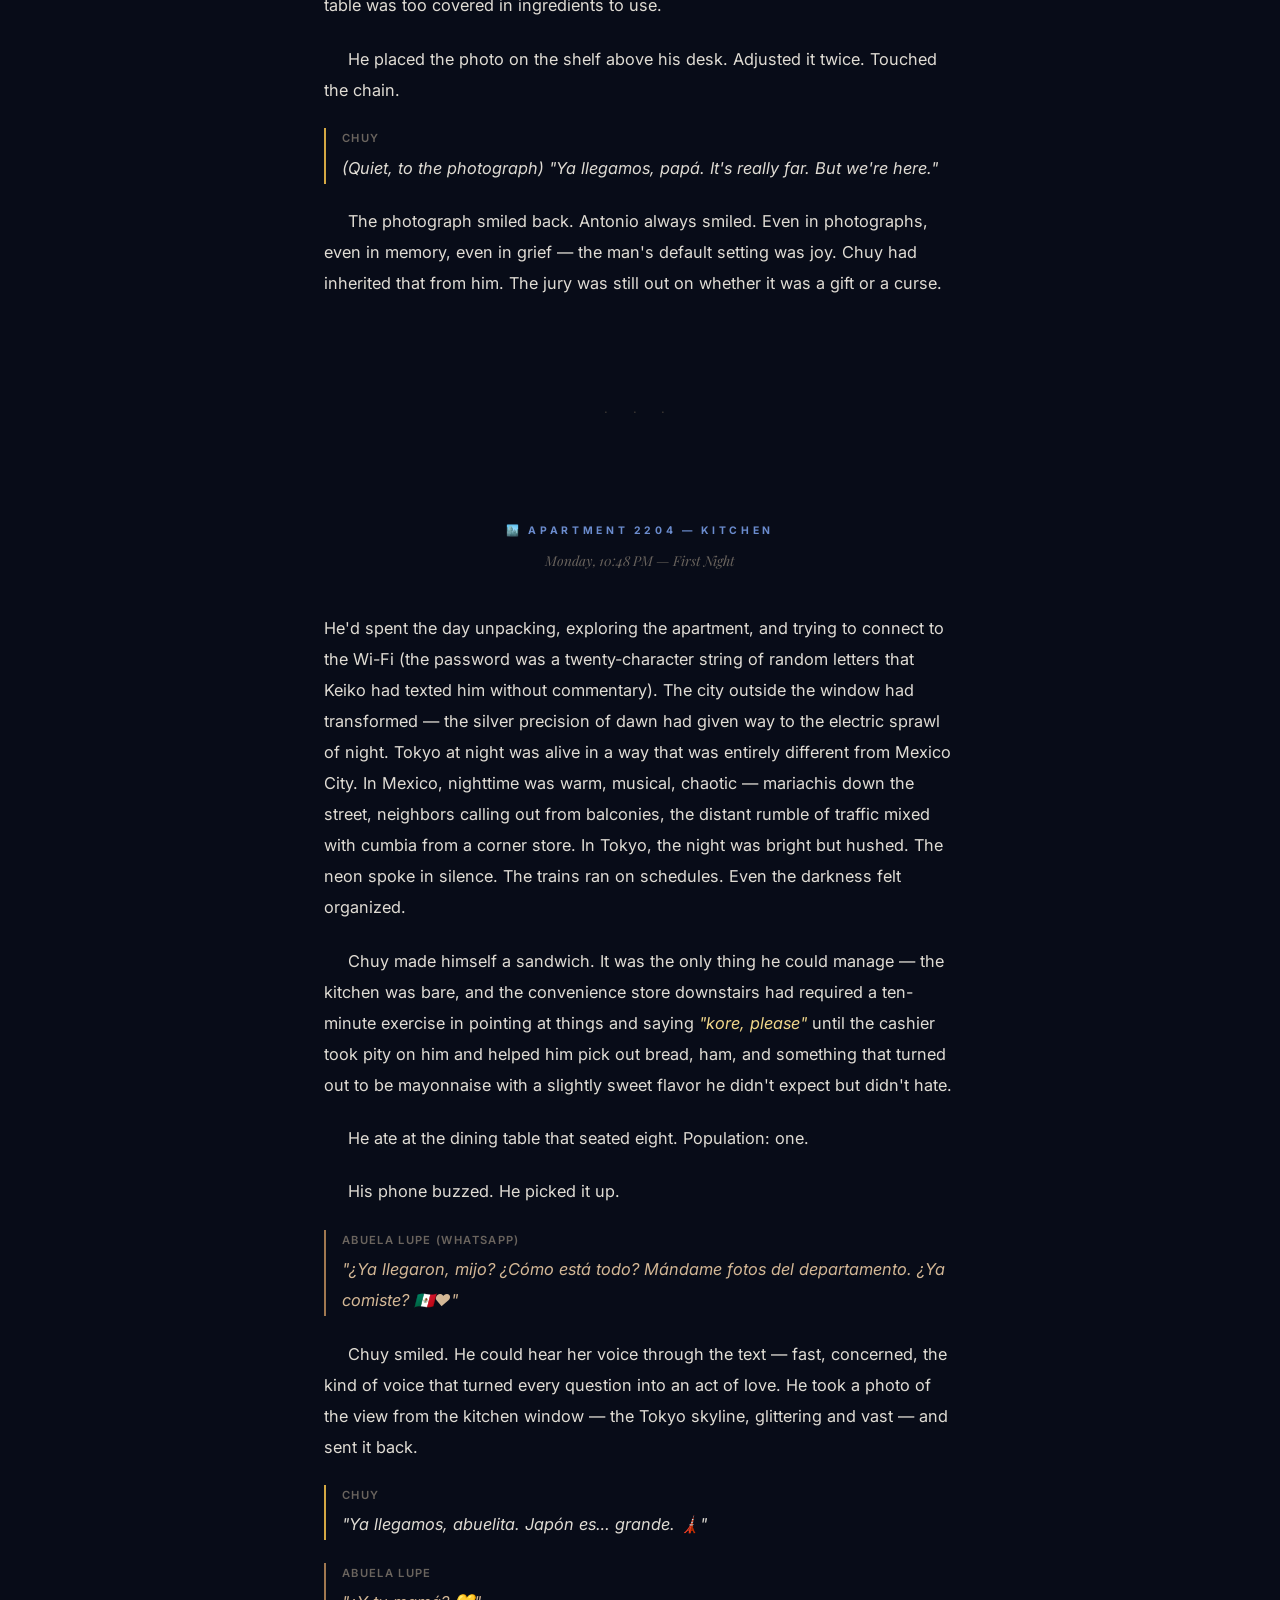
<file: chapter-1.html>
<!DOCTYPE html>
<html lang="en">
<head>
  <meta charset="UTF-8" />
  <meta name="viewport" content="width=device-width, initial-scale=1.0" />
  <title>Chapter 1: Sunday Night — Échale Ganas</title>
  <link rel="preconnect" href="https://fonts.googleapis.com" />
  <link rel="preconnect" href="https://fonts.gstatic.com" crossorigin />
  <link href="https://fonts.googleapis.com/css2?family=Playfair+Display:ital,wght@0,400;0,700;1,400&family=Inter:wght@300;400;500;600;700&family=Noto+Serif+JP:wght@400;700&display=swap" rel="stylesheet" />
  <style>
    /* ═══════════════════════════════════════════════════════════
       CHAPTER 1 — "SUNDAY NIGHT"
       Unique Design: Night Sky / Indigo / Arrival
       ═══════════════════════════════════════════════════════════ */

    /* ─── Design Tokens ─────────────────────────────────────── */
    :root {
      /* Night Sky palette */
      --ch1-sky:          #080c18;
      --ch1-sky-mid:      #0e1428;
      --ch1-sky-light:    #141c35;
      --ch1-indigo:       #1a2744;
      --ch1-navy:         #1e3055;

      /* Warm accent — Chuy / golden thread */
      --ch1-gold:         #d4a843;
      --ch1-gold-light:   #f0d68a;
      --ch1-gold-dim:     #8b7230;
      --ch1-amber:        #c87533;

      /* Cool accent — Tokyo / arrival */
      --ch1-neon:         #6b8cce;
      --ch1-neon-dim:     #3a5a8a;

      /* Text */
      --ch1-text:         #e0dcd4;
      --ch1-text-soft:    #a8a29e;
      --ch1-text-muted:   #6a645e;
      --ch1-text-ghost:   #3e3a35;

      /* Borders */
      --ch1-border:       #1e2438;
      --ch1-border-glow:  #2a3550;

      /* Typography */
      --font-display:  'Playfair Display', Georgia, 'Noto Serif JP', serif;
      --font-body:     'Inter', -apple-system, BlinkMacSystemFont, 'Segoe UI', sans-serif;
      --font-jp:       'Noto Serif JP', serif;
    }

    /* ─── Reset ─────────────────────────────────────────────── */
    *, *::before, *::after {
      margin: 0; padding: 0; box-sizing: border-box;
    }

    html {
      scroll-behavior: smooth;
      font-size: 16px;
    }

    body {
      font-family: var(--font-body);
      background: var(--ch1-sky);
      color: var(--ch1-text);
      line-height: 1.85;
      -webkit-font-smoothing: antialiased;
      overflow-x: hidden;
    }

    ::selection {
      background: var(--ch1-gold);
      color: var(--ch1-sky);
    }

    /* ─── Navigation Bar ────────────────────────────────────── */
    .chapter-nav {
      position: fixed;
      top: 0;
      left: 0;
      right: 0;
      z-index: 100;
      display: flex;
      align-items: center;
      justify-content: space-between;
      padding: 0.8rem 1.5rem;
      background: rgba(8, 12, 24, 0.85);
      backdrop-filter: blur(12px);
      border-bottom: 1px solid var(--ch1-border);
    }

    .chapter-nav__home {
      font-family: var(--font-body);
      font-size: 0.7rem;
      font-weight: 600;
      letter-spacing: 0.15em;
      text-transform: uppercase;
      color: var(--ch1-text-soft);
      text-decoration: none;
      transition: color 0.3s ease;
    }

    .chapter-nav__home:hover {
      color: var(--ch1-gold);
    }

    .chapter-nav__indicator {
      font-family: var(--font-display);
      font-size: 0.75rem;
      font-weight: 700;
      color: var(--ch1-text-muted);
      letter-spacing: 0.1em;
    }

    .chapter-nav__next {
      font-family: var(--font-body);
      font-size: 0.7rem;
      font-weight: 500;
      color: var(--ch1-text-ghost);
      letter-spacing: 0.1em;
      text-decoration: none;
      cursor: default;
    }

    /* ─── Chapter Hero ──────────────────────────────────────── */
    .ch-hero {
      position: relative;
      min-height: 100vh;
      display: flex;
      flex-direction: column;
      align-items: center;
      justify-content: center;
      text-align: center;
      background:
        radial-gradient(ellipse at 40% 30%, rgba(26, 39, 68, 0.6) 0%, transparent 50%),
        radial-gradient(ellipse at 65% 70%, rgba(107, 140, 206, 0.06) 0%, transparent 40%),
        radial-gradient(ellipse at 20% 80%, rgba(212, 168, 67, 0.04) 0%, transparent 35%),
        var(--ch1-sky);
      overflow: hidden;
    }

    /* Stars effect */
    .ch-hero::before {
      content: '';
      position: absolute;
      inset: 0;
      background-image:
        radial-gradient(1px 1px at 10% 15%, rgba(255,255,255,0.4), transparent),
        radial-gradient(1px 1px at 25% 35%, rgba(255,255,255,0.25), transparent),
        radial-gradient(1.5px 1.5px at 45% 12%, rgba(255,255,255,0.5), transparent),
        radial-gradient(1px 1px at 60% 45%, rgba(255,255,255,0.3), transparent),
        radial-gradient(1px 1px at 75% 25%, rgba(255,255,255,0.35), transparent),
        radial-gradient(1.5px 1.5px at 85% 55%, rgba(255,255,255,0.2), transparent),
        radial-gradient(1px 1px at 15% 65%, rgba(255,255,255,0.3), transparent),
        radial-gradient(1px 1px at 35% 80%, rgba(255,255,255,0.2), transparent),
        radial-gradient(1.5px 1.5px at 55% 70%, rgba(255,255,255,0.15), transparent),
        radial-gradient(1px 1px at 90% 10%, rgba(255,255,255,0.45), transparent),
        radial-gradient(1px 1px at 5% 90%, rgba(255,255,255,0.2), transparent),
        radial-gradient(1px 1px at 70% 85%, rgba(255,255,255,0.25), transparent);
      pointer-events: none;
      animation: twinkle 6s ease-in-out infinite alternate;
    }

    @keyframes twinkle {
      0%   { opacity: 0.5; }
      100% { opacity: 1; }
    }

    .ch-hero__content {
      position: relative;
      z-index: 1;
      padding: 6rem 1.5rem 3rem;
      max-width: 600px;
    }

    .ch-hero__act {
      font-family: var(--font-body);
      font-weight: 700;
      font-size: 0.65rem;
      letter-spacing: 0.4em;
      text-transform: uppercase;
      color: var(--ch1-gold);
      background: rgba(212, 168, 67, 0.1);
      display: inline-block;
      padding: 0.35rem 1.2rem;
      border-radius: 100px;
      margin-bottom: 1.5rem;
    }

    .ch-hero__number {
      font-family: var(--font-display);
      font-size: clamp(5rem, 15vw, 10rem);
      font-weight: 700;
      line-height: 0.85;
      color: rgba(212, 168, 67, 0.08);
      margin-bottom: -0.5rem;
      user-select: none;
    }

    .ch-hero__title {
      font-family: var(--font-display);
      font-size: clamp(2rem, 5vw, 3.2rem);
      font-weight: 700;
      line-height: 1.2;
      color: var(--ch1-text);
      margin-bottom: 1rem;
    }

    .ch-hero__epigraph {
      font-family: var(--font-display);
      font-style: italic;
      font-size: 1rem;
      color: var(--ch1-gold-dim);
      margin-bottom: 2rem;
      line-height: 1.6;
    }

    .ch-hero__locations {
      display: flex;
      flex-wrap: wrap;
      justify-content: center;
      gap: 0.5rem;
      margin-bottom: 2rem;
    }

    .loc-tag {
      font-size: 0.7rem;
      font-weight: 500;
      letter-spacing: 0.05em;
      padding: 0.3rem 0.7rem;
      border-radius: 6px;
      background: rgba(107, 140, 206, 0.08);
      border: 1px solid var(--ch1-border);
      color: var(--ch1-neon);
    }

    .ch-hero__scroll {
      position: absolute;
      bottom: 2rem;
      left: 50%;
      transform: translateX(-50%);
      display: flex;
      flex-direction: column;
      align-items: center;
      gap: 0.4rem;
      opacity: 0.3;
      animation: pulse-down 2.5s ease-in-out infinite;
    }

    .ch-hero__scroll span {
      font-size: 0.6rem;
      letter-spacing: 0.25em;
      text-transform: uppercase;
      color: var(--ch1-text-muted);
    }

    .ch-hero__scroll-line {
      width: 1px;
      height: 25px;
      background: linear-gradient(180deg, var(--ch1-neon-dim), transparent);
    }

    @keyframes pulse-down {
      0%, 100% { opacity: 0.15; transform: translateX(-50%) translateY(0); }
      50%      { opacity: 0.45; transform: translateX(-50%) translateY(4px); }
    }

    /* ─── Prose Container ───────────────────────────────────── */
    .prose {
      max-width: 680px;
      margin: 0 auto;
      padding: 0 1.5rem;
    }

    /* ─── Scene Sections ────────────────────────────────────── */
    .scene {
      padding: 4rem 0 3rem;
      position: relative;
    }

    .scene + .scene {
      border-top: 1px solid var(--ch1-border);
    }

    .scene__header {
      text-align: center;
      margin-bottom: 2.5rem;
    }

    .scene__location {
      font-family: var(--font-body);
      font-weight: 700;
      font-size: 0.65rem;
      letter-spacing: 0.35em;
      text-transform: uppercase;
      color: var(--ch1-neon);
      margin-bottom: 0.5rem;
    }

    .scene__time {
      font-family: var(--font-display);
      font-style: italic;
      font-size: 0.85rem;
      color: var(--ch1-text-muted);
    }

    /* ─── Prose Typography ──────────────────────────────────── */
    .prose p {
      font-size: 1.02rem;
      color: var(--ch1-text);
      line-height: 1.9;
      margin-bottom: 1.4rem;
      text-indent: 1.5em;
    }

    .prose p:first-of-type,
    .prose .no-indent {
      text-indent: 0;
    }

    .prose p em {
      color: var(--ch1-gold-light);
      font-style: italic;
    }

    .prose p strong {
      color: var(--ch1-text);
      font-weight: 600;
    }

    /* Dialogue styling */
    .dialogue {
      text-indent: 0 !important;
      padding-left: 1rem;
      border-left: 2px solid var(--ch1-border-glow);
      margin: 1.2rem 0;
      font-style: italic;
      color: var(--ch1-gold-light);
    }

    .dialogue .speaker {
      font-style: normal;
      font-weight: 600;
      font-size: 0.7rem;
      letter-spacing: 0.12em;
      text-transform: uppercase;
      color: var(--ch1-text-muted);
      display: block;
      margin-bottom: 0.2rem;
    }

    .dialogue.keiko {
      border-left-color: var(--ch1-amber);
      color: var(--ch1-text-soft);
    }

    .dialogue.chuy {
      border-left-color: var(--ch1-gold);
    }

    .dialogue.takeshi {
      border-left-color: var(--ch1-neon-dim);
      color: var(--ch1-neon);
    }

    .dialogue.abuela {
      border-left-color: #a07850;
      color: #d4b896;
    }

    /* Internal monologue */
    .thought {
      text-indent: 0 !important;
      font-style: italic;
      color: var(--ch1-gold-dim);
      text-align: center;
      padding: 0.5rem 2rem;
      margin: 1.5rem 0;
    }

    /* Pull quote / emphasis block */
    .pull-quote {
      text-align: center;
      padding: 2rem 1.5rem;
      margin: 2rem 0;
      border-top: 1px solid var(--ch1-border);
      border-bottom: 1px solid var(--ch1-border);
    }

    .pull-quote p {
      font-family: var(--font-display);
      font-style: italic;
      font-size: 1.2rem;
      color: var(--ch1-gold);
      line-height: 1.7;
      text-indent: 0;
      margin-bottom: 0;
    }

    /* Scene break */
    .scene-break {
      text-align: center;
      padding: 2rem 0;
      color: var(--ch1-text-ghost);
      font-size: 0.8rem;
      letter-spacing: 0.8em;
    }

    /* Memory flashback styling */
    .memory {
      background: rgba(212, 168, 67, 0.03);
      border-left: 3px solid var(--ch1-gold-dim);
      border-radius: 0 8px 8px 0;
      padding: 1.2rem 1.5rem;
      margin: 1.5rem 0;
    }

    .memory p {
      color: var(--ch1-gold-light);
      font-size: 0.95rem;
      text-indent: 0;
      margin-bottom: 0.8rem;
    }

    .memory p:last-child {
      margin-bottom: 0;
    }

    .memory__label {
      font-size: 0.6rem;
      font-weight: 700;
      letter-spacing: 0.3em;
      text-transform: uppercase;
      color: var(--ch1-gold-dim);
      display: block;
      margin-bottom: 0.6rem;
    }

    /* ─── Chapter End ───────────────────────────────────────── */
    .chapter-end {
      text-align: center;
      padding: 4rem 1.5rem 3rem;
      border-top: 1px solid var(--ch1-border);
    }

    .chapter-end__divider {
      font-size: 1.2rem;
      color: var(--ch1-gold-dim);
      letter-spacing: 0.5em;
      margin-bottom: 2rem;
    }

    .chapter-end__line {
      font-family: var(--font-display);
      font-style: italic;
      font-size: 1.1rem;
      color: var(--ch1-gold);
      line-height: 1.8;
      max-width: 500px;
      margin: 0 auto 2.5rem;
    }

    .chapter-end__nav {
      display: flex;
      align-items: center;
      justify-content: center;
      gap: 2rem;
      flex-wrap: wrap;
    }

    .chapter-end__link {
      font-family: var(--font-body);
      font-size: 0.8rem;
      font-weight: 500;
      letter-spacing: 0.08em;
      padding: 0.6rem 1.5rem;
      border: 1px solid var(--ch1-border-glow);
      border-radius: 100px;
      color: var(--ch1-text-soft);
      text-decoration: none;
      transition: all 0.3s ease;
    }

    .chapter-end__link:hover {
      border-color: var(--ch1-gold);
      color: var(--ch1-gold);
      background: rgba(212, 168, 67, 0.05);
    }

    .chapter-end__link--disabled {
      opacity: 0.3;
      pointer-events: none;
    }

    /* ─── Footer ────────────────────────────────────────────── */
    .ch-footer {
      padding: 2rem 1.5rem;
      text-align: center;
      border-top: 1px solid var(--ch1-border);
    }

    .ch-footer__text {
      font-size: 0.7rem;
      color: var(--ch1-text-ghost);
      letter-spacing: 0.08em;
    }

    .ch-footer__text strong {
      color: var(--ch1-text-muted);
      letter-spacing: 0.1em;
    }

    /* ─── Responsive ────────────────────────────────────────── */
    @media (max-width: 768px) {
      .prose p {
        font-size: 0.95rem;
        text-indent: 1em;
      }

      .ch-hero__content {
        padding: 5rem 1rem 2rem;
      }

      .dialogue {
        padding-left: 0.8rem;
      }

      .memory {
        padding: 1rem;
      }
    }

    @media (max-width: 480px) {
      .chapter-nav {
        padding: 0.6rem 1rem;
      }

      .chapter-nav__indicator {
        display: none;
      }

      .pull-quote p {
        font-size: 1.05rem;
      }
    }

    /* ─── Print ─────────────────────────────────────────────── */
    @media print {
      .chapter-nav, .ch-hero__scroll { display: none; }
      body { background: #fff; color: #1a1a1a; }
      .prose p { color: #1a1a1a; }
      .dialogue { color: #333; border-left-color: #ccc; }
      .memory { border-left-color: #ccc; background: #f5f5f5; }
    }
  </style>
</head>
<body>

  <!-- ═══════════════════════════════════════════════════════ -->
  <!--  NAV BAR                                               -->
  <!-- ═══════════════════════════════════════════════════════ -->
  <nav class="chapter-nav">
    <a href="index.html" class="chapter-nav__home">← Échale Ganas</a>
    <span class="chapter-nav__indicator">Act I · Chapter 1</span>
    <span class="chapter-nav__next">Ch 2 — Coming Soon</span>
  </nav>

  <!-- ═══════════════════════════════════════════════════════ -->
  <!--  CHAPTER HERO                                          -->
  <!-- ═══════════════════════════════════════════════════════ -->
  <header class="ch-hero">
    <div class="ch-hero__content">
      <span class="ch-hero__act">Act I · Arrival</span>
      <div class="ch-hero__number">01</div>
      <h1 class="ch-hero__title">Sunday Night</h1>
      <p class="ch-hero__epigraph">
        "The last time Chuy was just a kid from Mexico<br />was somewhere above the Pacific Ocean."
      </p>
      <div class="ch-hero__locations">
        <span class="loc-tag">✈️ Mexico → Japan</span>
        <span class="loc-tag">🛬 Narita International Airport</span>
        <span class="loc-tag">🏙️ Tokyo — City Center Apartment</span>
      </div>
    </div>
    <div class="ch-hero__scroll" aria-hidden="true">
      <span>begin</span>
      <div class="ch-hero__scroll-line"></div>
    </div>
  </header>


  <!-- ═══════════════════════════════════════════════════════════
       SCENE 1 — THE PLANE
       ═══════════════════════════════════════════════════════════ -->
  <section class="scene" id="scene-1">
    <div class="scene__header">
      <div class="scene__location">✈️ Somewhere over the Pacific</div>
      <div class="scene__time">Sunday, 9:47 PM — Cabin Lights Dimmed</div>
    </div>

    <div class="prose">

      <p class="no-indent">The seatback screen glowed blue-white in the dark cabin, casting a thin rectangle of light across Chuy's face. On screen, a rich Mexican father was forcing his spoiled children to live without money for the summer, and they were failing spectacularly at it. <em>Nosotros los Nobles.</em> Chuy had seen the movie three times already — twice with his father, once alone — but tonight it felt different. Tonight, he was the one leaving everything behind.</p>

      <p>He adjusted his earbuds and pulled the airline blanket higher. Fourteen hours into the flight, and his body had given up trying to figure out what time zone it belonged to. The cabin hummed with the low vibration of engines and the occasional cough from somewhere in business class. Most of the passengers were asleep. Small reading lights dotted the darkness like fallen stars.</p>

      <p>Beside him, Keiko slept with her head turned toward the window. She'd taken a sleeping pill somewhere over Hawaii and hadn't moved since. Her face was slack, her breathing even, her phone still clutched in her left hand like a weapon she refused to put down even in dreams. Chuy noticed that the screen still showed a half-written email. <em>Always working.</em> He reached over and draped his blanket across her shoulders, careful not to wake her.</p>

      <p>She didn't stir.</p>

      <p>On the screen, Javi — the oldest Noble son — was learning to wash his own clothes for the first time, making a spectacular mess of it while the laundromat patrons watched in disbelief. Chuy smiled. Antonio used to pause the movie at this exact scene and say—</p>

      <div class="memory">
        <span class="memory__label">Mexico City — Eight Months Ago</span>
        <p><em>"You see that, mijo? That's what happens when you have everything and know nothing. Never be that guy. Learn to cook, learn to clean, learn to fix things with your hands. Money runs out. Skills don't."</em></p>
        <p>Antonio had said this from the kitchen, where he was making enchiladas from a recipe his own mother had written on a laminated index card, the handwriting faded but still legible after thirty years. He'd waved the spatula at the TV like a conductor's baton. Chuy, twelve at the time, had laughed so hard that rice came out of his nose.</p>
      </div>

      <p>That was the last time they watched the movie together. Three weeks later, Antonio had his first hospital visit. Six weeks after that, the visits became permanent. Eight months after that — Chuy was on a plane to Tokyo.</p>

      <p>He blinked. The movie was still playing, but the comedy had gone quiet in his ears. He reached beneath his shirt collar and touched the chain around his neck. Gold. Thin but unbreakable. The Virgen de Guadalupe pendant was warm from his skin, the way it always was — as though it carried its own heartbeat.</p>

      <div class="memory">
        <span class="memory__label">Hospital de México — The Last Visit</span>
        <p>Antonio's hands were thin when he unclasped the chain from his own neck. The effort made him wince. Chuy tried to stop him — <em>"Papá, no, it's yours—"</em> — but Antonio shook his head with that stubborn smile, the one that meant the conversation was already over.</p>
        <p><em>"Cuídamela, mijo."</em> He placed it around Chuy's neck and let his fingers rest there for a moment. <em>"Y ella te cuida a ti."</em></p>
        <p>Take care of her for me, son. And she'll take care of you.</p>
      </div>

      <p>Chuy held the pendant now, thirty-seven thousand feet above the Pacific, and felt the same warmth he'd felt in that hospital room. The cabin was dark. The engines hummed. On the screen, the Noble children were learning that the world doesn't care about your last name.</p>

      <p>He looked out the window — Keiko's window, but she was asleep and didn't need it. Nothing but black. Not even clouds. Just the absolute darkness of an ocean at night, stretching in every direction like the future. Somewhere below that darkness, the Pacific was moving without him. Somewhere ahead of it, Japan was waiting.</p>

      <p class="thought">Ya casi, papá.</p>

      <p>He whispered it to no one. Or maybe to the chain. Or maybe to the space between the engine hum where his father's voice used to live.</p>

      <p>A flight attendant paused by his row, noticed the boy was still awake, and offered a small smile. She said something in Japanese that Chuy didn't catch, then switched to English.</p>

      <p class="dialogue chuy"><span class="speaker">Flight Attendant</span>"Can I get you anything? Water? A snack?"</p>

      <p class="dialogue chuy"><span class="speaker">Chuy</span>"No, thank you. I'm okay." A pause. Then, because he couldn't help himself: "Actually — do you know how much longer until we land?"</p>

      <p class="dialogue chuy"><span class="speaker">Flight Attendant</span>"About two hours. You'll see the coast soon."</p>

      <p>Two hours. Two hours until he stopped being a kid from Mexico and started being something else. He wasn't sure what the new thing was yet. <em>Foreigner. Transfer student. The woman's son.</em> None of the labels fit the way <em>Chuy</em> did. The way <em>mijo</em> did.</p>

      <p>He pressed play on the movie again. On screen, the Nobles were sitting together at a plastic table in a modest apartment, eating simple food, laughing — actually laughing — for the first time. They'd lost everything and found each other.</p>

      <p>Chuy looked at Keiko. Still asleep. Still turned away.</p>

      <p class="thought">We're going to be okay, mamá. We're going to be fine.</p>

      <p>He believed it completely. That was the thing about Chuy — he believed things completely, even when the evidence was already whispering otherwise.</p>

    </div>
  </section>

  <div class="scene-break">· · ·</div>


  <!-- ═══════════════════════════════════════════════════════════
       SCENE 2 — THE AIRPORT
       ═══════════════════════════════════════════════════════════ -->
  <section class="scene" id="scene-2">
    <div class="scene__header">
      <div class="scene__location">🛬 Narita International Airport — Terminal 1</div>
      <div class="scene__time">Monday, 5:12 AM Local Time — Gate 42</div>
    </div>

    <div class="prose">

      <p class="no-indent">Narita hit him like a wall of sensory information. The signs were in three scripts he could only read one of — and even the English versions felt foreign, sterile, precision-engineered in a way that Mexican airport signs never were. The air was different. Cleaner. Colder. It smelled like new carpet and industrial citrus and the future.</p>

      <p>Keiko walked ahead of him. Not fast, but not with him either — she moved through the terminal the way people move through places they've already been, phone pressed to her ear, heels clicking on polished floors. She was speaking Japanese now, rapid and fluent, and Chuy caught maybe one word in ten. She'd lived in Japan before he was born. It was her first home. For Chuy, it was his first foreign country.</p>

      <p>He carried his own suitcase — a red one, scuffed at the corners, with a Mexican flag sticker peeling off the side. Inside, beneath the school uniforms and toiletries Keiko had packed with mechanical precision, there was a plastic bag of Pulparindos. Antonio had packed them months ago, before the hospital visits got longer, before the mornings got quieter. He'd tucked them between Chuy's shirts like contraband.</p>

      <div class="memory">
        <span class="memory__label">Antonio's Kitchen — The Week Before</span>
        <p><em>"Para que no te sientas solo, mijo."</em></p>
        <p>So you don't feel alone, son.</p>
        <p>He'd said it while zipping the suitcase shut, and then turned back to the stove like it was nothing. Like hiding candy in your son's luggage was just another Tuesday. Like the world wasn't ending.</p>
      </div>

      <p>Chuy's eyes stung. He blinked it away and kept walking.</p>

      <p>Keiko was twenty meters ahead now, navigating customs with the efficiency of a woman who traveled internationally the way most people took the bus. Chuy caught up at the immigration line, passport in hand, trying to remember the three Japanese phrases he'd practiced on the plane: <em>Konnichiwa. Arigatou gozaimasu. Sumimasen.</em> Hello. Thank you. Excuse me. His entire survival vocabulary.</p>

      <p>They cleared customs separately — Keiko with a Japanese passport, Chuy with a Mexican one that earned him a long, careful look from the immigration officer. He smiled at the officer the way he smiled at everyone: wide, genuine, completely disarming. The officer stamped his passport without comment.</p>

      <p>It was while Keiko was in the restroom that Chuy heard the crying.</p>

      <p>A small boy — four, maybe five — sat on a metal bench near Gate 37, hugging a stuffed dinosaur and sobbing with the full-body commitment that only small children can manage. His face was red and wet. His sneakers didn't reach the floor. No parents in sight.</p>

      <p>Chuy looked around. Businessmen walked past without breaking stride. A woman with a rolling bag glanced over, hesitated, and kept moving. The airport announcements continued in three languages, none of them the language the boy needed, which was the simple language of someone sitting down beside him.</p>

      <p>So Chuy sat down beside him.</p>

      <p class="dialogue chuy"><span class="speaker">Chuy</span>"Hey. Hey, little man. It's okay."</p>

      <p>The boy looked up. Tears and snot and confusion. He said something in Japanese — fast, panicked, the words tumbling over each other like spilled marbles. Chuy didn't understand a single word, but he understood the feeling perfectly: <em>I'm lost and I'm scared and nobody is helping me.</em></p>

      <p class="dialogue chuy"><span class="speaker">Chuy</span>"I don't speak Japanese very well. <em>Sumimasen.</em> But—" He pointed at the stuffed dinosaur. "Cool dinosaur. <em>Muy cool.</em>"</p>

      <p>The boy blinked. Stared at the dinosaur. Looked back at Chuy.</p>

      <p class="dialogue chuy"><span class="speaker">Boy</span>"... T-Rex."</p>

      <p class="dialogue chuy"><span class="speaker">Chuy</span>"T-Rex! Yeah! <em>El rey de los dinosaurios.</em>"</p>

      <p>He made a terrible T-Rex impression — arms tucked in, jaw snapping — and the boy's crying paused just long enough for a hiccup that was almost a laugh. Chuy pressed his advantage. He reached into his jacket pocket and pulled out a Pulparindo — the emergency one he always carried, the way his father had taught him.</p>

      <p class="dialogue chuy"><span class="speaker">Chuy</span>"Here. It's from Mexico. It's sweet. And spicy. And a little weird." He unwrapped it slowly. "Like me."</p>

      <p>The boy took it. Licked it. His entire face contorted — the tamarind-chili flavor hit like a small, delicious explosion — and then, incredibly, he smiled. A real one. The kind that rearranges a whole face.</p>

      <p>Chuy pulled out his phone, opened the translator app, and typed carefully: <em>Where are your parents?</em> He showed the screen to the boy. The boy pointed toward the main corridor, past the duty-free shops. Chuy took his hand — small, sticky from the Pulparindo — and they walked together.</p>

      <p>They found the parents in under three minutes. The mother was near tears herself, talking rapidly to an airport security guard. When she saw the boy, she dropped to her knees and pulled him into an embrace that could have stopped time. The father appeared seconds later, face flooded with relief.</p>

      <p>The father turned to Chuy and bowed — deep, formal, the kind of bow Chuy had only seen in movies. Then he reached into his wallet and held out a ten-thousand-yen note.</p>

      <p class="dialogue chuy"><span class="speaker">Father</span>(In English) "Please. Thank you. Please take this."</p>

      <p>Chuy looked at the money. He looked at the boy, who was now showing his mother the half-eaten Pulparindo with visible pride. He looked at the father.</p>

      <p class="dialogue chuy"><span class="speaker">Chuy</span>"No, no. I just— I only wanted to help."</p>

      <p>He smiled. The father stared at him — at this tall, dark-skinned teenager with a gold chain and a red suitcase and a warmth so genuine it almost didn't make sense in an airport at five in the morning — and bowed again.</p>

      <p>Chuy bowed back. Badly. The angle was wrong, and he almost dropped his suitcase. But the intention was unmistakable.</p>

      <p>He turned around to find Keiko standing ten feet away, phone at her side, watching. Not angry. Not impressed. Just… there. Like a portrait hung slightly crooked that nobody bothers to fix.</p>

      <p class="dialogue chuy"><span class="speaker">Chuy</span>"Mamá! There was this little boy, and he was lost, and I helped him find his parents, and I gave him a Pulparindo and he made the funniest face—"</p>

      <p class="dialogue keiko"><span class="speaker">Keiko</span>"Mmm."</p>

      <p>She was looking at her phone again. Already walking.</p>

      <p class="dialogue keiko"><span class="speaker">Keiko</span>"Takeshi is waiting outside. Let's go."</p>

      <p>Chuy watched her walk away. The excitement in his chest dimmed — not extinguished, just… lowered, like a flame adjusting to less oxygen. He gripped the handle of his suitcase, touched the chain under his shirt, and followed.</p>

      <p>Behind him, the boy waved the Pulparindo in the air. Chuy didn't see it. But the boy's mother did, and she wondered, briefly, who raises a child like that — one who gives instead of takes in a world that teaches the opposite.</p>

      <p>The answer was standing on a shelf in a Mexico City apartment. In a photograph. Smiling.</p>

    </div>
  </section>

  <div class="scene-break">· · ·</div>


  <!-- ═══════════════════════════════════════════════════════════
       SCENE 3 — THE DRIVE
       ═══════════════════════════════════════════════════════════ -->
  <section class="scene" id="scene-3">
    <div class="scene__header">
      <div class="scene__location">🚗 Tokyo — Metropolitan Expressway</div>
      <div class="scene__time">Monday, 6:30 AM — First Light</div>
    </div>

    <div class="prose">

      <p class="no-indent">Takeshi was waiting outside Arrivals with a sign that read <strong>GUTIÉRREZ FUJIOKA</strong> in clean block letters. He was in his fifties, maybe sixties — a compact man with close-cropped silver hair, a pressed black suit, and a face that had clearly spent decades perfecting the art of professional neutrality. He bowed to Keiko. He bowed to Chuy. He took both suitcases with the kind of quiet competence that made the effort invisible.</p>

      <p>The car was a limousine. An actual, honest-to-God, black-leather, tinted-window limousine. Chuy stopped walking.</p>

      <p class="dialogue chuy"><span class="speaker">Chuy</span>"That's— wait. That's for us?"</p>

      <p class="dialogue keiko"><span class="speaker">Keiko</span>(Already at the door) "Get in, Jesús."</p>

      <p><em>Jesús.</em> Not <em>Chuy.</em> Not <em>mijo.</em> His full legal name, delivered in the same tone she used for work calls. He filed it away in the part of his mind that wasn't ready to examine it yet and climbed in.</p>

      <p>The interior was cool, dark, and smelled like leather and something floral he couldn't identify. Chuy instinctively moved toward the front passenger seat — he wanted to sit near Takeshi, ask him questions, look at the road — but the partition between front and back was already closing. This was not a car designed for conversation between driver and passenger. This was a car designed for people who needed to work during the ride. And Keiko was already working.</p>

      <p>She had her laptop open before Takeshi pulled out of the airport. The blue screen lit her face in a way that made her look like a stranger — composed, focused, unreachable. She was speaking on the phone again. Japanese. Business Japanese. The kind with the formal suffixes and the carefully modulated pitch that sounded nothing like the warm, half-laughing Spanish she used to speak at Antonio's dinner table.</p>

      <p class="thought">Used to.</p>

      <p>Chuy pressed his face against the window.</p>

      <p>Tokyo at dawn was unlike anything he'd ever seen. The highway curved through a landscape of concrete and glass, structures so tall and clean they looked computer-generated. Neon signs — some still lit from the night before — flickered in colors he didn't have words for in any language. The early morning light was different here. In Mexico City, sunrise was orange and warm and a little dusty, like the city was waking up slowly, stretching, making coffee. In Tokyo, sunrise was silver and precise, like someone had calibrated it.</p>

      <p>A bridge over a river. A train sliding through the cityscape like a silver needle threading fabric. Convenience stores on every corner, their logos glowing like small lighthouses. Trees — actual trees — planted in perfect rows along the highway median, each one identical, each one exactly the distance apart from the next.</p>

      <p class="dialogue chuy"><span class="speaker">Chuy</span>(Whispering, to himself) "<em>Está bien chido esto...</em>"</p>

      <p>Takeshi's eyes appeared in the rearview mirror. Just for a second. Then he spoke — and it was the first warm voice Chuy had heard since landing.</p>

      <p class="dialogue takeshi"><span class="speaker">Takeshi</span>"First time in Tokyo?"</p>

      <p>Chuy sat up. The partition had a small intercom, and Takeshi had turned it on.</p>

      <p class="dialogue chuy"><span class="speaker">Chuy</span>"<em>Sí!</em> I mean — yes! First time in Japan. First time anywhere that isn't Mexico." He paused. "It's really… organized."</p>

      <p>Takeshi made a sound that might have been a laugh. A careful, professional, barely-audible laugh.</p>

      <p class="dialogue takeshi"><span class="speaker">Takeshi</span>"You'll get used to it. It takes a few weeks. The quiet is the hardest part."</p>

      <p class="dialogue chuy"><span class="speaker">Chuy</span>"The quiet?"</p>

      <p class="dialogue takeshi"><span class="speaker">Takeshi</span>"People don't talk as much here. Not to strangers. Not on trains. Not in hallways." A pause. "You seem like a boy who talks to strangers."</p>

      <p>Chuy grinned. It was the first real grin since the plane, and it lit up the back of the limousine like a small, personal sunrise.</p>

      <p class="dialogue chuy"><span class="speaker">Chuy</span>"Is that bad?"</p>

      <p class="dialogue takeshi"><span class="speaker">Takeshi</span>"No." The eyes in the mirror again. Something that was almost, almost a smile. "You'll like it here. Eventually."</p>

      <p>Keiko didn't look up from her laptop. She hadn't heard any of it.</p>

      <p>Chuy watched the city scroll past — a thousand windows reflecting a thousand versions of the same dawn — and felt something shift in his chest. Not quite excitement. Not quite fear. Something in between. The feeling of standing at the edge of a pool you've never swum in, knowing the water is cold, knowing you're going to jump anyway.</p>

      <p class="thought">Échale ganas, mijo.</p>

      <p>The voice came from nowhere. From everywhere. From a chain around his neck.</p>

    </div>
  </section>

  <div class="scene-break">· · ·</div>


  <!-- ═══════════════════════════════════════════════════════════
       SCENE 4 — THE APARTMENT
       ═══════════════════════════════════════════════════════════ -->
  <section class="scene" id="scene-4">
    <div class="scene__header">
      <div class="scene__location">🏙️ Tokyo — Minato District, 22nd Floor</div>
      <div class="scene__time">Monday, 7:15 AM — Apartment 2204</div>
    </div>

    <div class="prose">

      <p class="no-indent">The building had a doorman, a marble lobby, and an elevator that moved so smoothly Chuy wasn't sure they were going up until his ears popped. Twenty-second floor. The hallway smelled like nothing — not food, not people, not life. Just expensive neutrality.</p>

      <p>Keiko opened the door with a keycard. The apartment unfolded before them: floor-to-ceiling windows looking out over the Tokyo skyline, hardwood floors so polished they reflected the ceiling lights, a living room larger than the entire ground floor of their house in Mexico City. Modern furniture. Clean lines. Everything in shades of white and gray, like living inside a magazine that no one had read yet.</p>

      <p>Chuy stood in the doorway. His red suitcase looked absurd against the white marble of the entryway — a splash of color in a monochrome world.</p>

      <p class="dialogue chuy"><span class="speaker">Chuy</span>"This is… <em>hijole.</em>"</p>

      <p>He walked through the rooms like a tourist in a museum. The living room had a sofa that could seat eight people. There was a dining table made of something that looked like it cost more than a car. The kitchen — <em>the kitchen</em> — was enormous. Professional-grade stove, an island with a butcher-block top, copper pots hanging from a ceiling rack. It was the kitchen Antonio would have wept over. Every tool he ever needed. Every surface he ever dreamed of.</p>

      <p>It had never been cooked in.</p>

      <p>Chuy ran his hand over the cold stove. He opened a cabinet — empty. Another — empty. The refrigerator held a single bottle of water and a box of something written in kanji he couldn't read. The kitchen was a shrine to potential, unused and gathering silence.</p>

      <p class="thought">Papá would have had this thing singing by now.</p>

      <p>Keiko had already disappeared into the master bedroom. Chuy heard the door close. Not a slam — just a click. The universal sound of someone choosing to be alone.</p>

      <p>He found his room at the end of the hall. Smaller than the master but still larger than his room in Mexico City. A bed with white sheets. A desk. A window that looked east, toward a part of Tokyo he didn't have a name for yet. The walls were empty.</p>

      <p>He unzipped the red suitcase. School uniforms on top, folded with Keiko's architectural precision. Beneath them, his own clothes — jeans, hoodies, the River Plate jersey his cousin Memo had given him as a going-away gift. Toiletries. A notebook. His phone charger.</p>

      <p>And there, at the very bottom, tucked inside a plastic bag between his socks and a Spanish-Japanese dictionary he'd bought at the airport — a laminated index card.</p>

      <p>He held it up. The handwriting was unmistakable. Angular, confident, slightly too large for the card — the handwriting of a man who cooked the way he lived, with gestures that filled every available space.</p>

      <div class="pull-quote">
        <p>Enchiladas de Mamá Lupe<br />
        — Antonio Gutiérrez, para mi hijo —<br />
        "Para que siempre tengas un pedacito de casa."</p>
      </div>

      <p>So you always have a little piece of home.</p>

      <p>Chuy pressed the card to his chest. He didn't cry. He was very close — the pressure was there, behind his eyes, in the back of his throat — but he didn't. Not because he was tough. Because crying felt like admitting something he wasn't ready to admit. That he was alone. That his father was gone. That his mother was here but wasn't really <em>here</em>.</p>

      <p>Instead, he propped the recipe card against the desk lamp, where he'd see it every morning. Then he opened his backpack and carefully removed a framed photograph: Antonio in the kitchen, mid-laugh, flour on his face, holding a wooden spoon like a scepter. The photo was from Chuy's eleventh birthday — the day Antonio made a cake so lopsided it looked like the Leaning Tower of Pisa, and they'd eaten the whole thing anyway, sitting on the kitchen floor because the table was too covered in ingredients to use.</p>

      <p>He placed the photo on the shelf above his desk. Adjusted it twice. Touched the chain.</p>

      <p class="dialogue chuy"><span class="speaker">Chuy</span>(Quiet, to the photograph) "Ya llegamos, papá. It's really far. But we're here."</p>

      <p>The photograph smiled back. Antonio always smiled. Even in photographs, even in memory, even in grief — the man's default setting was joy. Chuy had inherited that from him. The jury was still out on whether it was a gift or a curse.</p>

    </div>
  </section>

  <div class="scene-break">· · ·</div>


  <!-- ═══════════════════════════════════════════════════════════
       SCENE 5 — THE NIGHT
       ═══════════════════════════════════════════════════════════ -->
  <section class="scene" id="scene-5">
    <div class="scene__header">
      <div class="scene__location">🏙️ Apartment 2204 — Kitchen</div>
      <div class="scene__time">Monday, 10:48 PM — First Night</div>
    </div>

    <div class="prose">

      <p class="no-indent">He'd spent the day unpacking, exploring the apartment, and trying to connect to the Wi-Fi (the password was a twenty-character string of random letters that Keiko had texted him without commentary). The city outside the window had transformed — the silver precision of dawn had given way to the electric sprawl of night. Tokyo at night was alive in a way that was entirely different from Mexico City. In Mexico, nighttime was warm, musical, chaotic — mariachis down the street, neighbors calling out from balconies, the distant rumble of traffic mixed with cumbia from a corner store. In Tokyo, the night was bright but hushed. The neon spoke in silence. The trains ran on schedules. Even the darkness felt organized.</p>

      <p>Chuy made himself a sandwich. It was the only thing he could manage — the kitchen was bare, and the convenience store downstairs had required a ten-minute exercise in pointing at things and saying <em>"kore, please"</em> until the cashier took pity on him and helped him pick out bread, ham, and something that turned out to be mayonnaise with a slightly sweet flavor he didn't expect but didn't hate.</p>

      <p>He ate at the dining table that seated eight. Population: one.</p>

      <p>His phone buzzed. He picked it up.</p>

      <p class="dialogue abuela"><span class="speaker">Abuela Lupe (WhatsApp)</span>"¿Ya llegaron, mijo? ¿Cómo está todo? Mándame fotos del departamento. ¿Ya comiste? 🇲🇽❤️"</p>

      <p>Chuy smiled. He could hear her voice through the text — fast, concerned, the kind of voice that turned every question into an act of love. He took a photo of the view from the kitchen window — the Tokyo skyline, glittering and vast — and sent it back.</p>

      <p class="dialogue chuy"><span class="speaker">Chuy</span>"Ya llegamos, abuelita. Japón es… grande. 🗼"</p>

      <p class="dialogue abuela"><span class="speaker">Abuela Lupe</span>"¿Y tu mamá? 💛"</p>

      <p>Chuy looked at Keiko's closed bedroom door. He could hear nothing from the other side. No TV. No music. No conversation. Just the particular silence of a person who has decided that the world on the other side of the door can wait until morning.</p>

      <p class="dialogue chuy"><span class="speaker">Chuy</span>"Está bien. Cansada del viaje. 😊"</p>

      <p><em>She's fine. Tired from the trip.</em></p>

      <p>The first lie of his new life. It came easily — too easily. Not because Chuy was a liar, but because the truth was a shape he didn't have words for yet. How do you tell your grandmother that your mother is here but not present? That she breathes the same air but inhabits a different atmosphere? That the woman who used to sing <em>Cielito Lindo</em> while making breakfast now eats silence for dinner?</p>

      <p>You don't. You type <em>"está bien"</em> and add a smiling emoji and move on.</p>

      <p class="dialogue abuela"><span class="speaker">Abuela Lupe</span>"Cuídate mucho, mi niño. Y cuida a tu mamá. Échale ganas. 🙏"</p>

      <p><em>Échale ganas.</em> Give it your all. The Gutiérrez family motto, passed down through generations like a recipe, like a chain, like a way of surviving the world by refusing to stop trying.</p>

      <p class="dialogue chuy"><span class="speaker">Chuy</span>"Siempre, abuelita. ❤️"</p>

      <p>He put the phone down. Washed his plate. Wiped the counter, even though it was already clean. Tidied his room, even though there was nothing to tidy. The rituals of a boy who doesn't know what to do with stillness.</p>

      <p>At eleven, Keiko's door opened. Chuy straightened, hopeful.</p>

      <p>She walked to the kitchen in a silk robe. Opened a cabinet — the only one that wasn't empty, Chuy realized now. Inside: a bottle of sake. She poured a glass with the practiced efficiency of someone who had done this many times. Her eyes found Chuy. For a moment — just a moment — something flickered there. Recognition. Tenderness. The ghost of a woman who used to tuck him in and call him <em>mi amor</em>.</p>

      <p class="dialogue chuy"><span class="speaker">Chuy</span>"Buenas noches, mamá."</p>

      <p>A beat. The longest beat of the chapter.</p>

      <p class="dialogue keiko"><span class="speaker">Keiko</span>"Buenas noches, Jesús."</p>

      <p><em>Jesús.</em> Full name. Formal distance. Not <em>Chuy.</em> Not <em>mijo.</em> The word sat between them like a wall built out of syllables. She took the sake and went back to her room. The door clicked shut.</p>

      <p>Chuy stood in the kitchen for a long time. The refrigerator hummed. The Tokyo skyline pulsed outside the window. Somewhere in the building, someone was playing piano — soft, classical, the notes drifting through the walls like smoke.</p>

      <p>He went to his room. Changed into a T-shirt and shorts. Brushed his teeth in a bathroom with a mirror that lit up automatically (he jumped the first time). Climbed into bed. White sheets. Firm mattress. A pillow that smelled like nothing.</p>

      <p>He reached for the chain. Held the pendant. The Virgen's face was smooth under his thumb, worn by years of Antonio's touch and now by his own.</p>

      <p>Through the window, Tokyo hummed its electric lullaby — a different kind of alive, a frequency he hadn't learned to tune into yet. In Mexico City, you fell asleep to dogs barking, distant music, the murmur of a city that never quite committed to silence. Here, the quiet was deliberate. The city was awake, but it kept its voice down.</p>

      <p class="dialogue chuy"><span class="speaker">Chuy</span>(Whispering, to the chain) "Échale ganas, mijo."</p>

      <p>He said it to hear it. To keep the voice alive. To prove that even in a city of fourteen million people who didn't know his name, the most important voice could still reach him if he said the words himself.</p>

      <p>He closed his eyes. Tomorrow, he would walk into a school called Seirei Private Academy. He would carry Pulparindos in a plastic bag. He would wear a chain that the rules didn't allow. He would smile at people who didn't smile back. He would say <em>"good morning"</em> in a hallway that had never heard it.</p>

      <p>He didn't know any of that yet. Right now, he was just a boy in an unfamiliar bed, holding his father's chain, listening to a city learn his name.</p>

    </div>
  </section>


  <!-- ═══════════════════════════════════════════════════════════
       CHAPTER CLOSE
       ═══════════════════════════════════════════════════════════ -->
  <div class="chapter-end">
    <div class="chapter-end__divider">✦ ✦ ✦</div>
    <p class="chapter-end__line">
      He sleeps with the chain around his neck and his father's voice in his ears.<br />
      He doesn't know yet that this will be the easiest night he'll have in Japan.
    </p>
    <div class="chapter-end__nav">
      <a href="index.html" class="chapter-end__link">← Back to Hub</a>
      <span class="chapter-end__link chapter-end__link--disabled">Chapter 2 — Coming Soon →</span>
    </div>
  </div>

  <!-- ═══════════════════════════════════════════════════════════
       FOOTER
       ═══════════════════════════════════════════════════════════ -->
  <footer class="ch-footer">
    <div class="ch-footer__text">
      <strong>ÉCHALE GANAS</strong> — The Ice Princess and the Candy Boy<br />
      Season 1 · Act I · Chapter 1: Sunday Night
    </div>
  </footer>

</body>
</html>
</file>
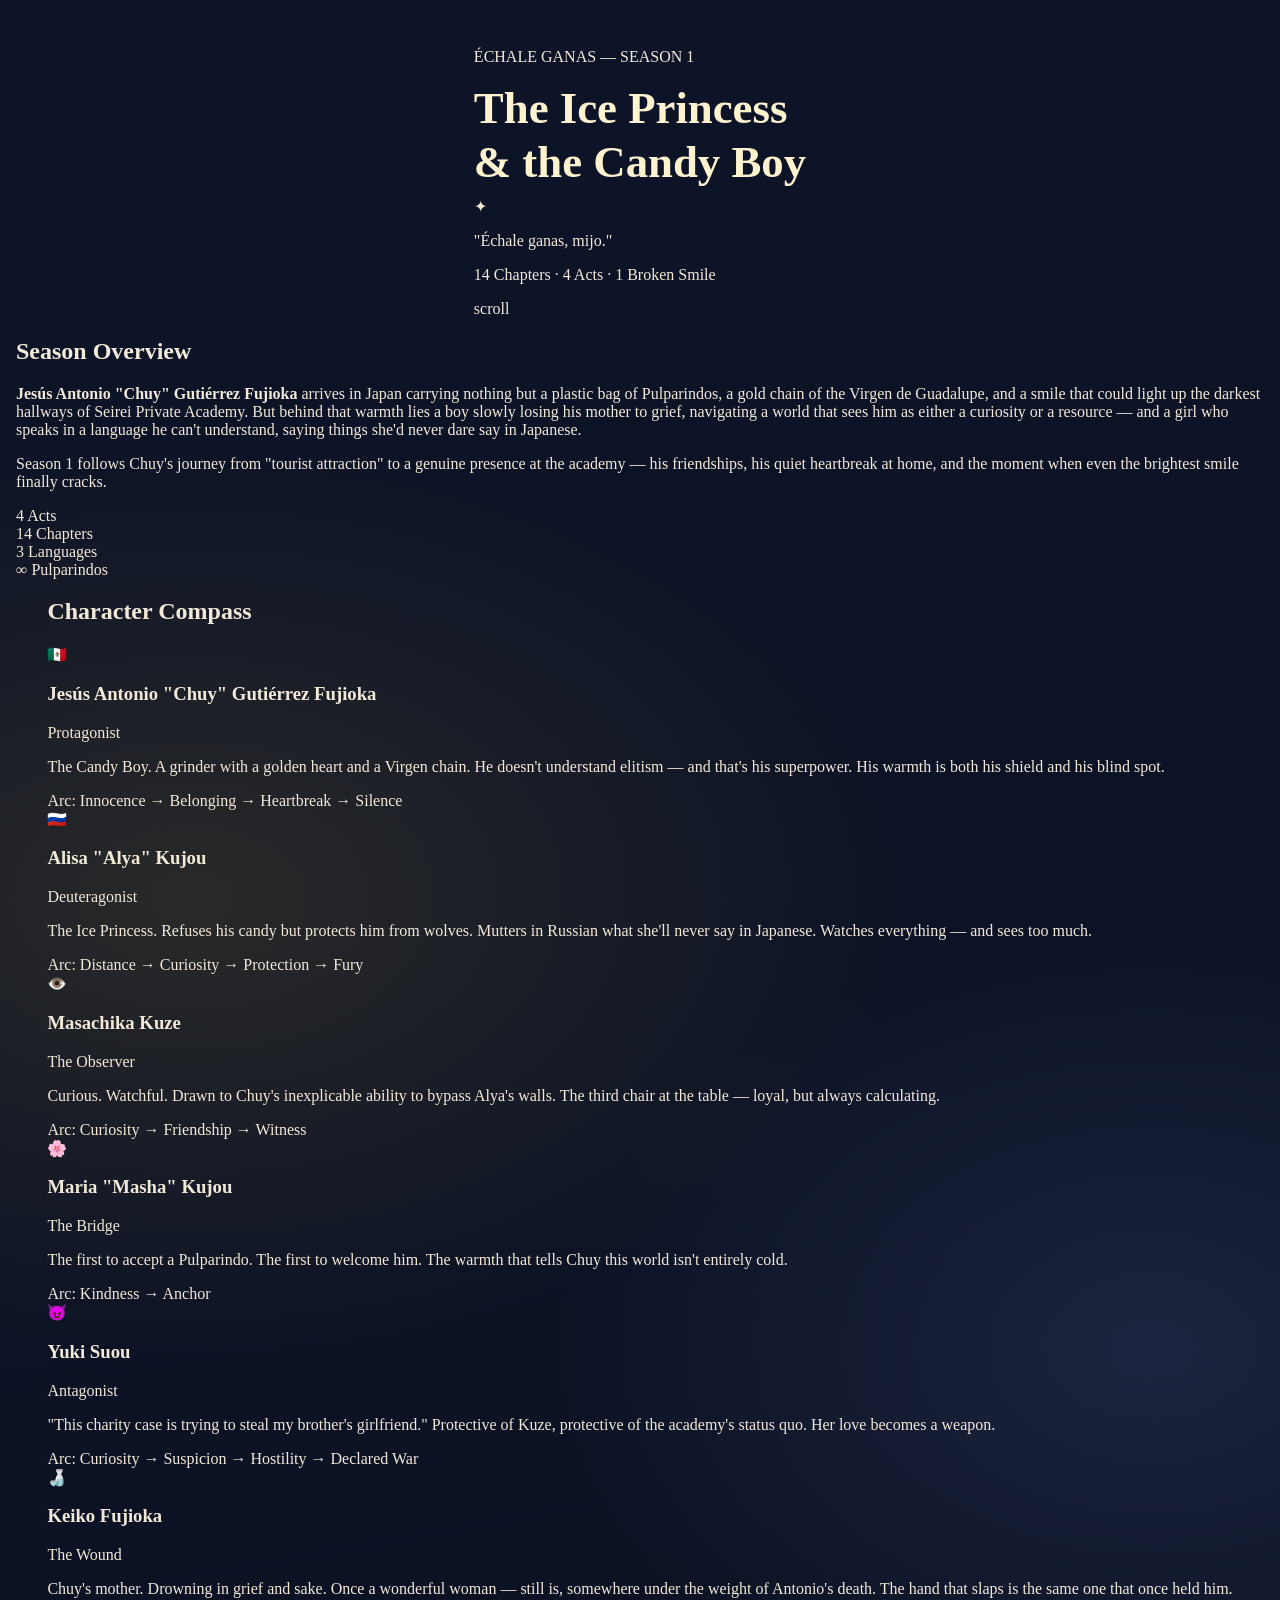
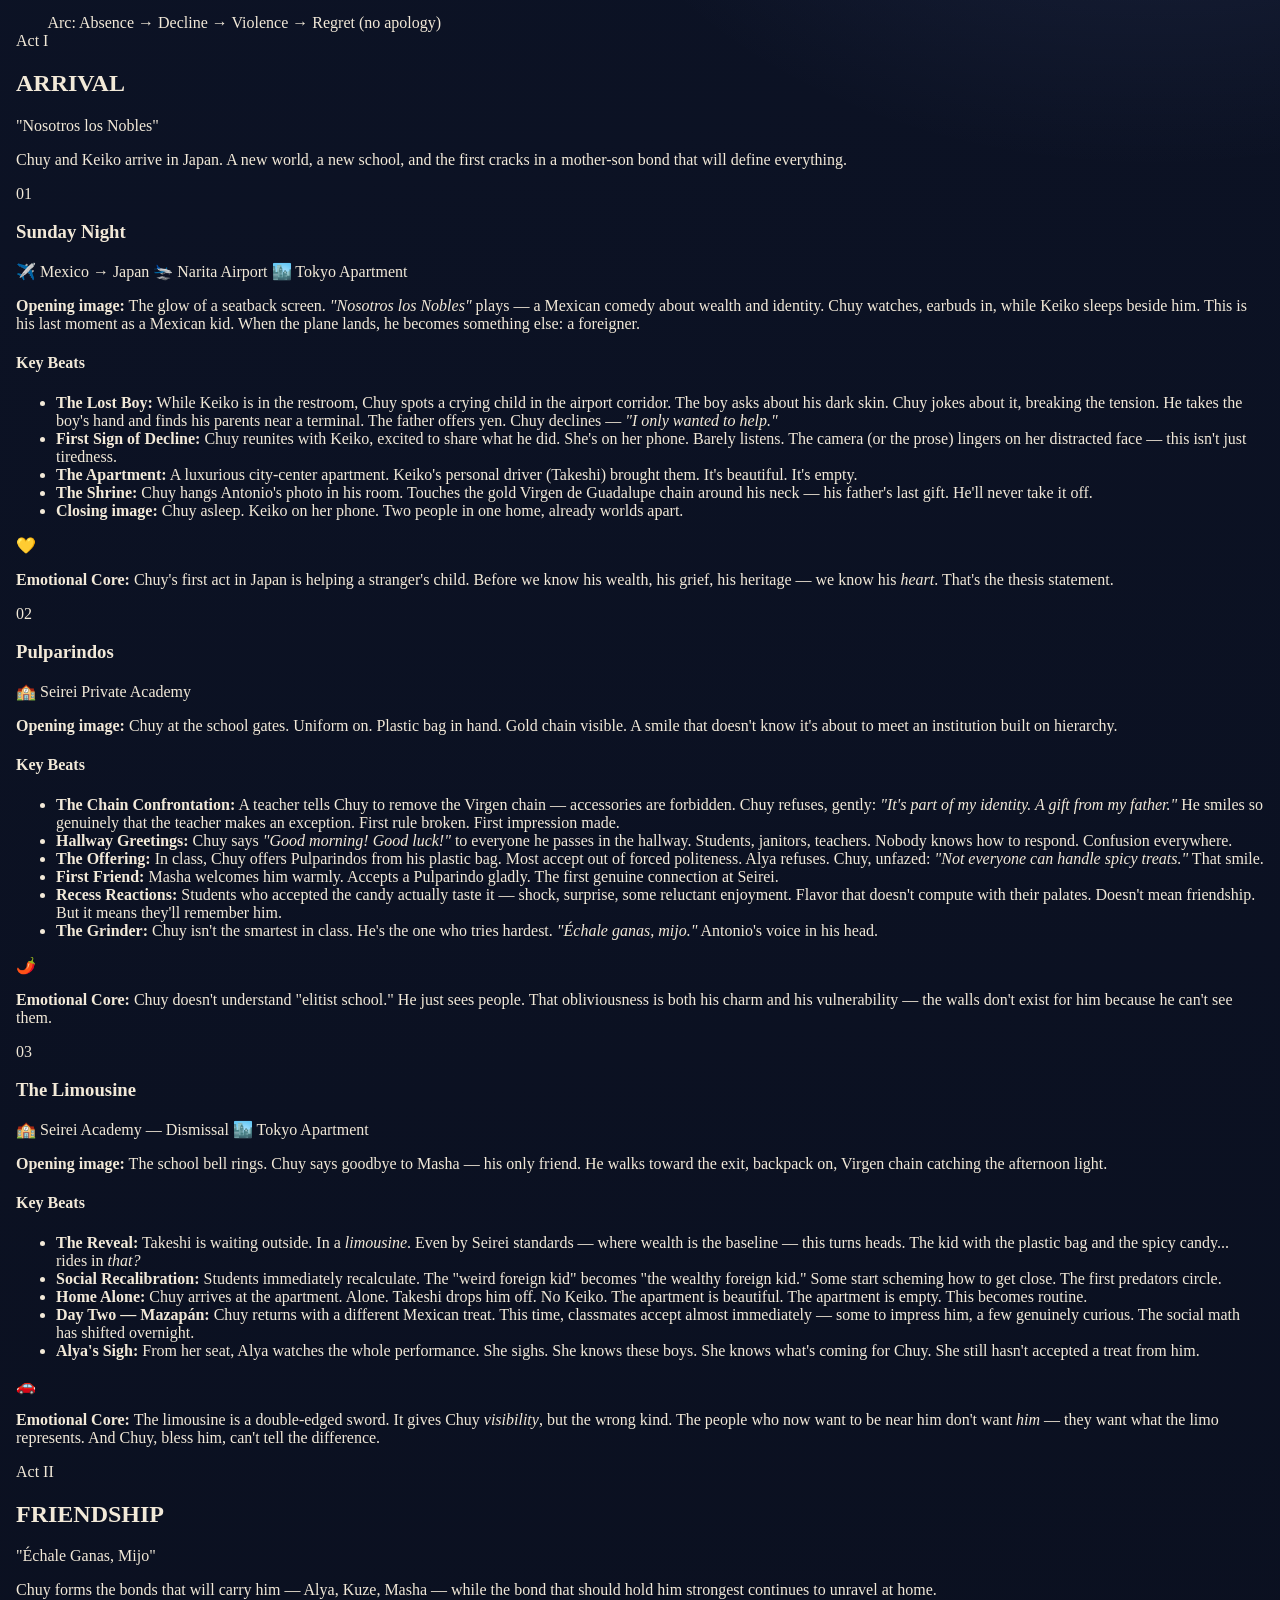
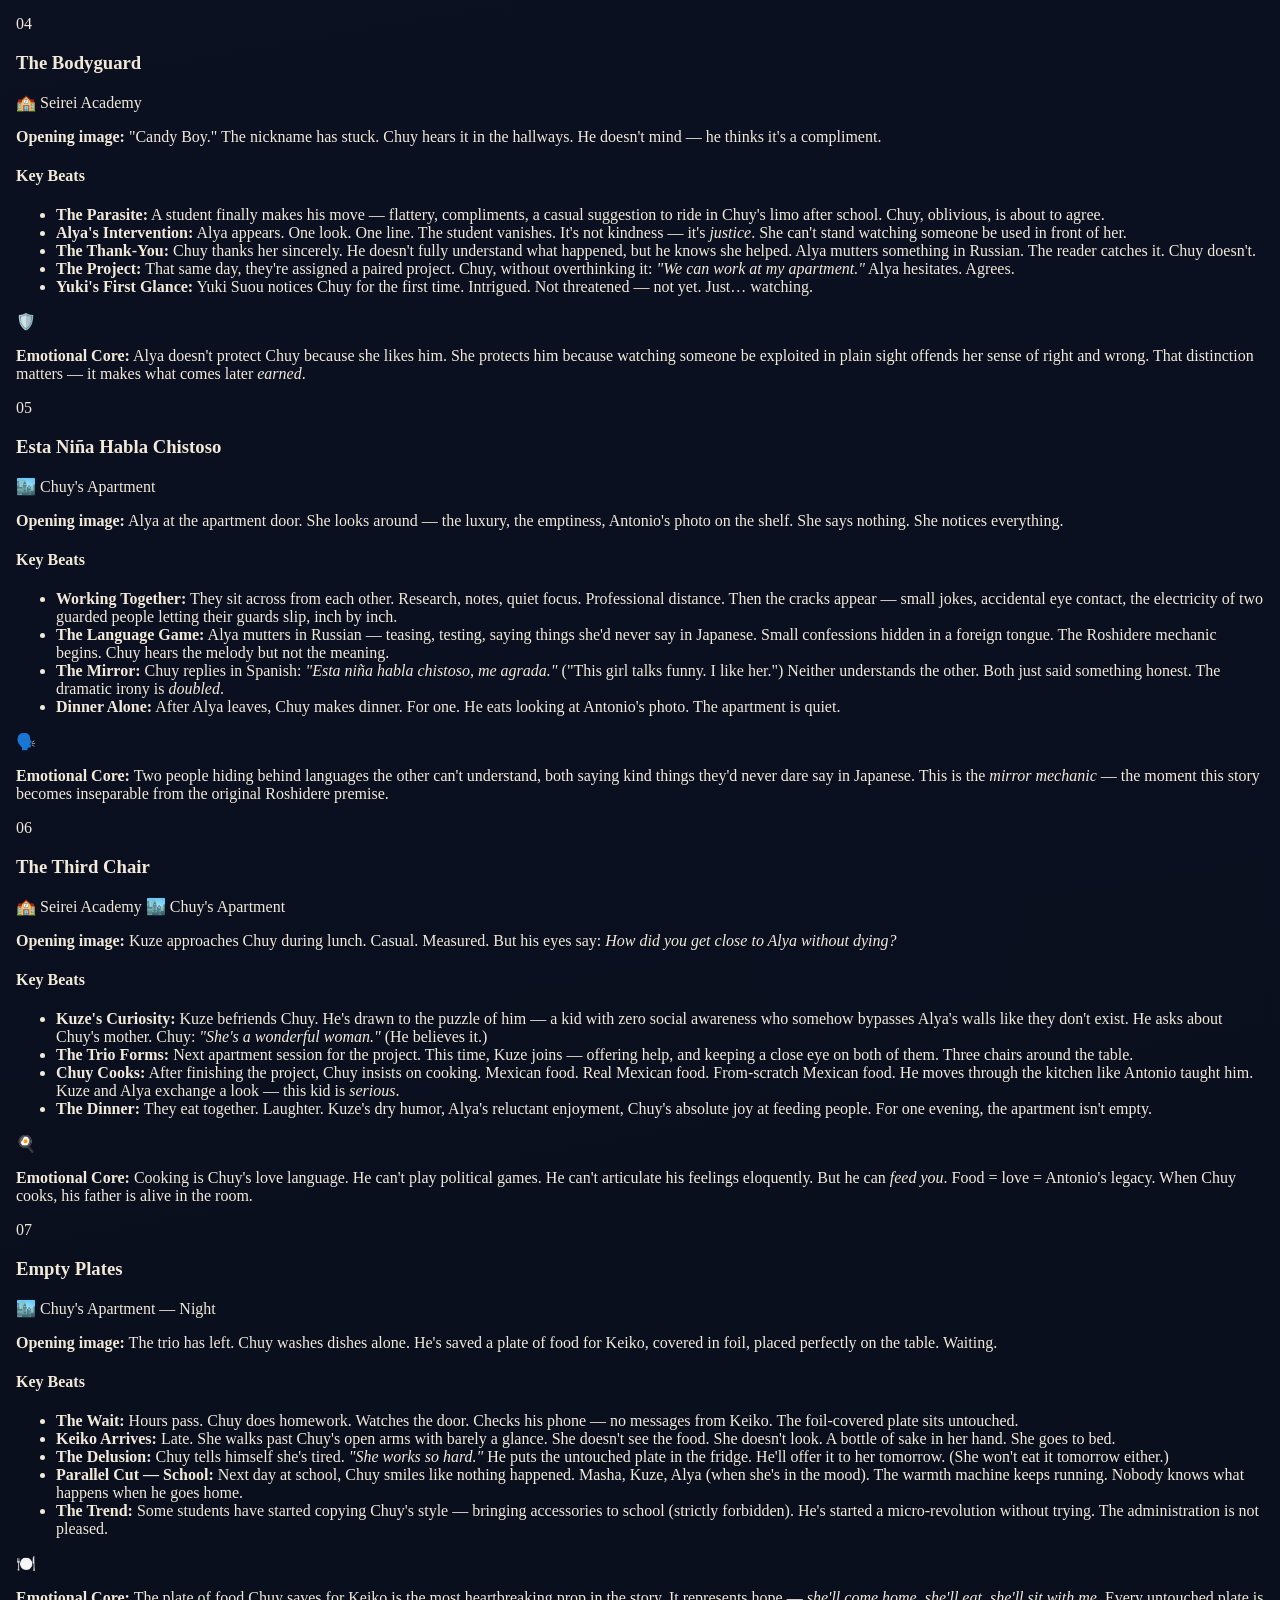
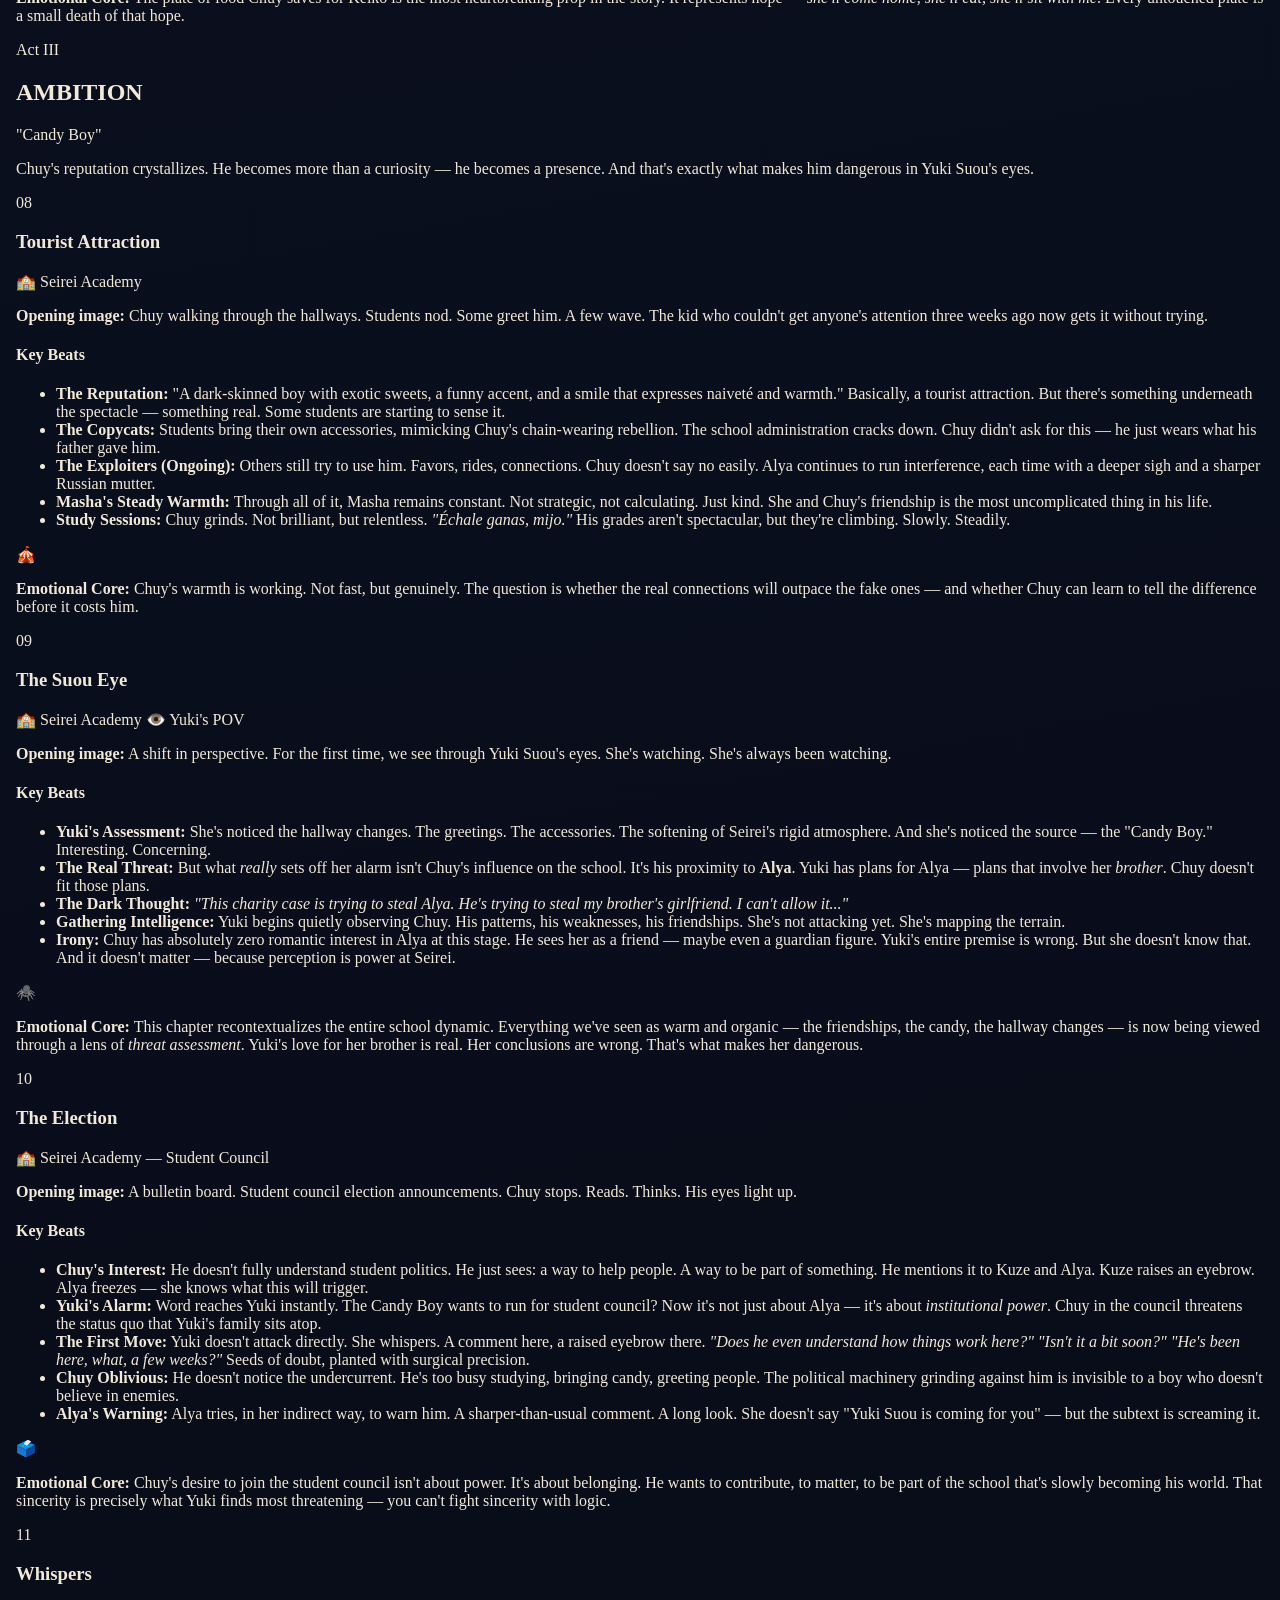
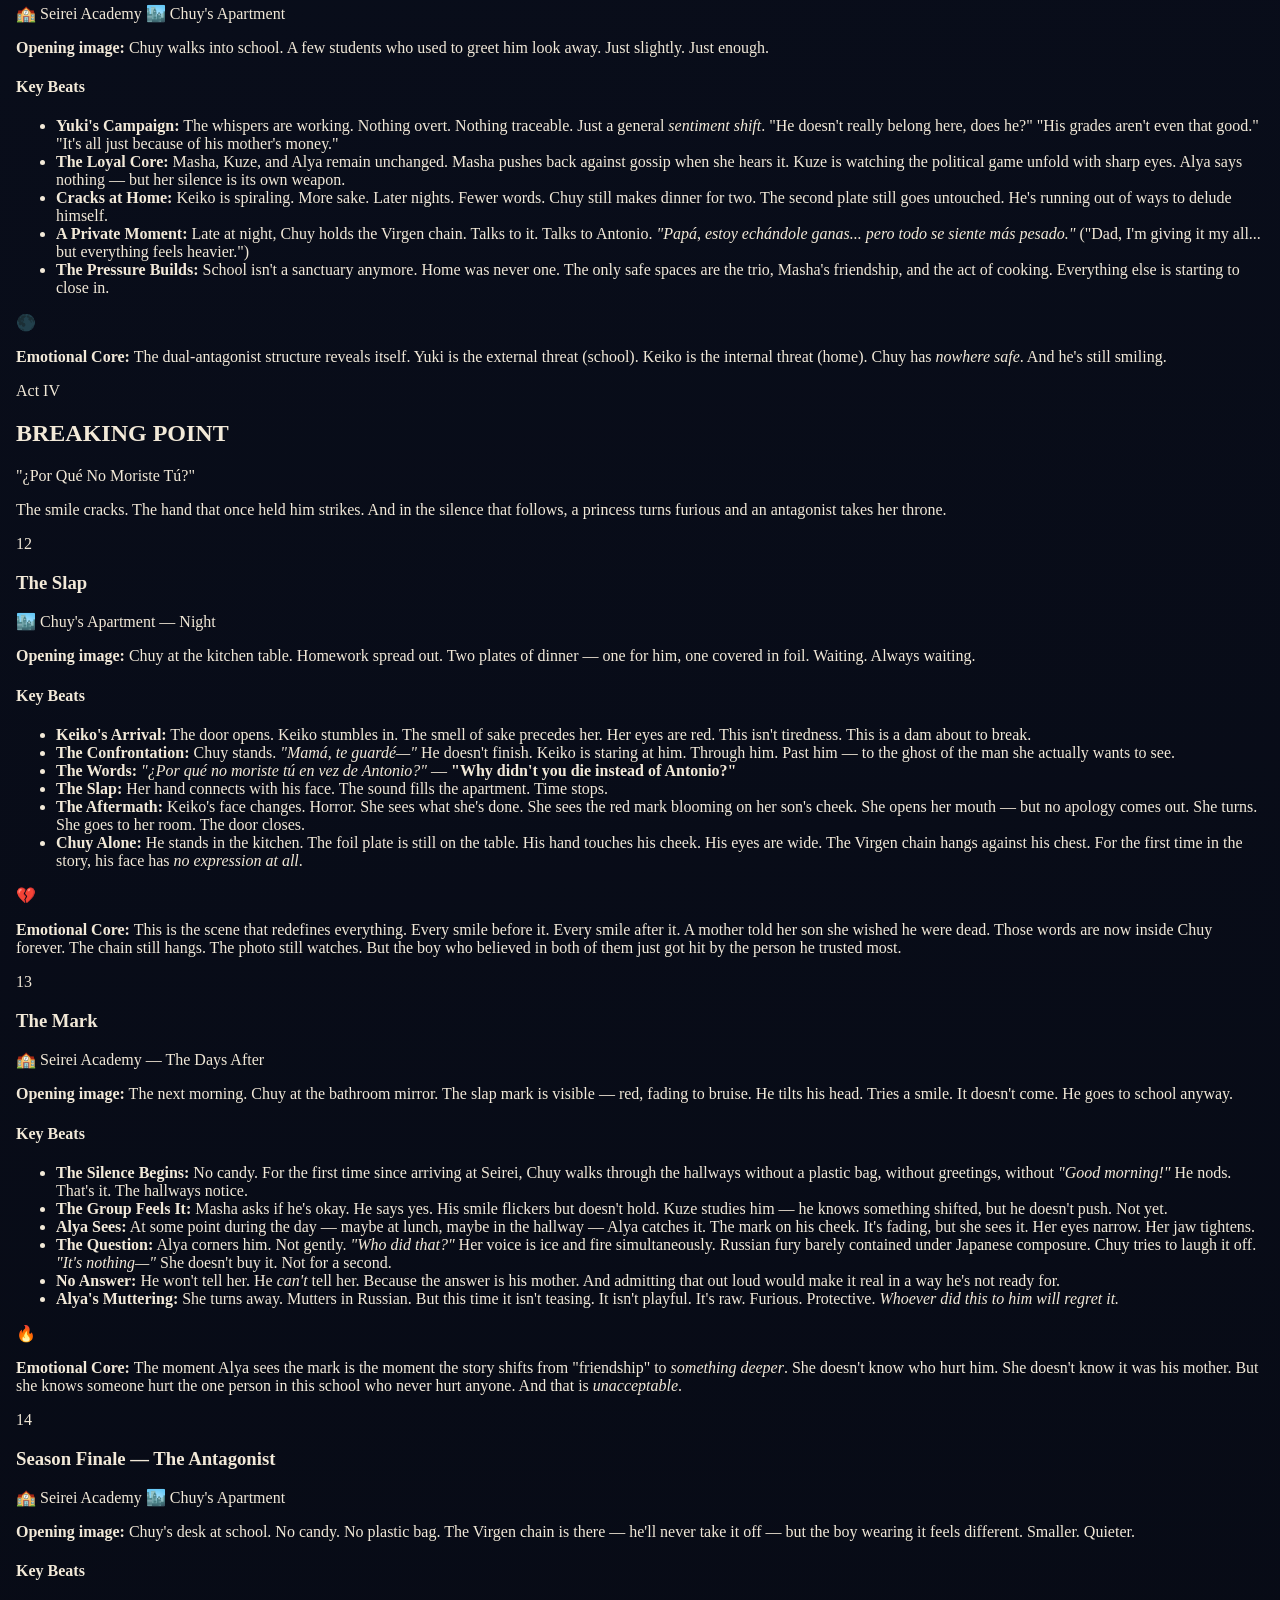
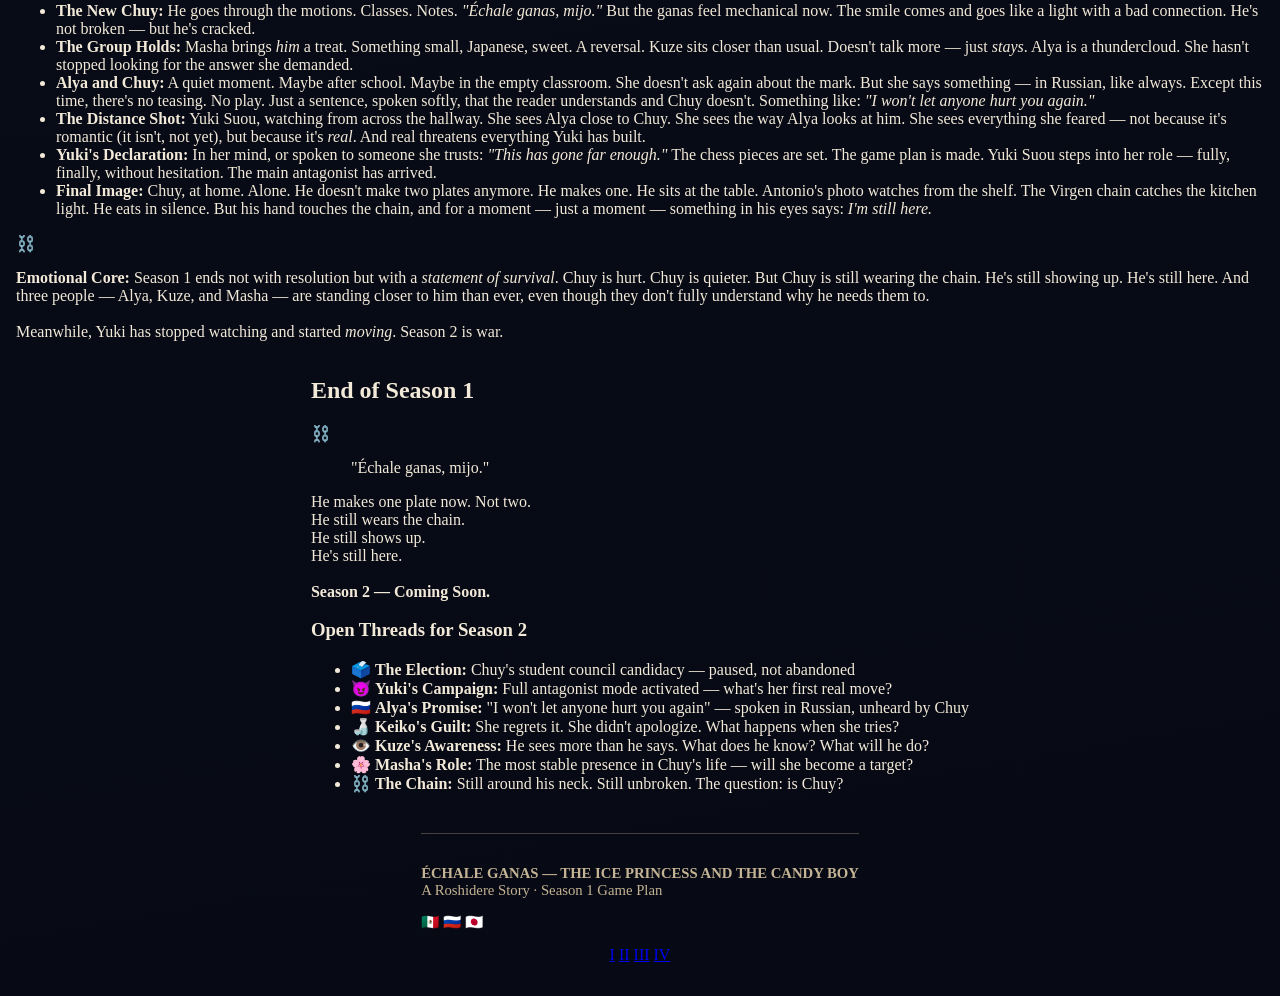
<file: game-plan.html>
<!DOCTYPE html>
<html lang="en">
<head>
  <meta charset="UTF-8" />
  <meta name="viewport" content="width=device-width, initial-scale=1.0" />
  <title>Échale Ganas — The Ice Princess and the Candy Boy | Season 1 Game Plan</title>
  <link rel="preconnect" href="https://fonts.googleapis.com" />
  <link rel="preconnect" href="https://fonts.gstatic.com" crossorigin />
  <link href="https://fonts.googleapis.com/css2?family=Playfair+Display:ital,wght@0,400;0,700;1,400&family=Inter:wght@300;400;500;600;700&family=Noto+Serif+JP:wght@400;700&display=swap" rel="stylesheet" />
  <link rel="stylesheet" href="styles.css" />
</head>
<body>

  <!-- ═══════════════════════════════════════════════════════ -->
  <!--  HERO SECTION                                          -->
  <!-- ═══════════════════════════════════════════════════════ -->
  <header class="hero">
    <div class="hero__overlay"></div>
    <div class="hero__content">
      <p class="hero__subtitle">ÉCHALE GANAS — SEASON 1</p>
      <h1 class="hero__title">The Ice Princess<br />&amp; the Candy Boy</h1>
      <div class="hero__divider">
        <span class="hero__icon">✦</span>
      </div>
      <p class="hero__tagline">"Échale ganas, mijo."</p>
      <p class="hero__chapter-count">14 Chapters · 4 Acts · 1 Broken Smile</p>
    </div>
    <div class="hero__scroll-hint" aria-hidden="true">
      <span>scroll</span>
      <div class="hero__scroll-arrow"></div>
    </div>
  </header>

  <!-- ═══════════════════════════════════════════════════════ -->
  <!--  OVERVIEW                                              -->
  <!-- ═══════════════════════════════════════════════════════ -->
  <section class="overview" id="overview">
    <div class="container">
      <h2 class="section-title">Season Overview</h2>
      <p class="overview__text">
        <strong>Jesús Antonio "Chuy" Gutiérrez Fujioka</strong> arrives in Japan carrying nothing but a
        plastic bag of Pulparindos, a gold chain of the Virgen de Guadalupe, and a smile that
        could light up the darkest hallways of Seirei Private Academy. But behind that warmth
        lies a boy slowly losing his mother to grief, navigating a world that sees him as either
        a curiosity or a resource — and a girl who speaks in a language he can't understand,
        saying things she'd never dare say in Japanese.
      </p>
      <p class="overview__text">
        Season 1 follows Chuy's journey from "tourist attraction" to a genuine presence at
        the academy — his friendships, his quiet heartbreak at home, and the moment when
        even the brightest smile finally cracks.
      </p>

      <div class="overview__stats">
        <div class="stat">
          <span class="stat__number">4</span>
          <span class="stat__label">Acts</span>
        </div>
        <div class="stat">
          <span class="stat__number">14</span>
          <span class="stat__label">Chapters</span>
        </div>
        <div class="stat">
          <span class="stat__number">3</span>
          <span class="stat__label">Languages</span>
        </div>
        <div class="stat">
          <span class="stat__number">∞</span>
          <span class="stat__label">Pulparindos</span>
        </div>
      </div>
    </div>
  </section>

  <!-- ═══════════════════════════════════════════════════════ -->
  <!--  CHARACTER COMPASS                                     -->
  <!-- ═══════════════════════════════════════════════════════ -->
  <section class="characters" id="characters">
    <div class="container">
      <h2 class="section-title">Character Compass</h2>
      <div class="character-grid">

        <article class="character-card character-card--chuy">
          <div class="character-card__icon">🇲🇽</div>
          <h3 class="character-card__name">Jesús Antonio "Chuy" Gutiérrez Fujioka</h3>
          <p class="character-card__role">Protagonist</p>
          <p class="character-card__desc">The Candy Boy. A grinder with a golden heart and a Virgen chain. He doesn't understand elitism — and that's his superpower. His warmth is both his shield and his blind spot.</p>
          <div class="character-card__arc">
            <span class="arc-label">Arc:</span> Innocence → Belonging → Heartbreak → Silence
          </div>
        </article>

        <article class="character-card character-card--alya">
          <div class="character-card__icon">🇷🇺</div>
          <h3 class="character-card__name">Alisa "Alya" Kujou</h3>
          <p class="character-card__role">Deuteragonist</p>
          <p class="character-card__desc">The Ice Princess. Refuses his candy but protects him from wolves. Mutters in Russian what she'll never say in Japanese. Watches everything — and sees too much.</p>
          <div class="character-card__arc">
            <span class="arc-label">Arc:</span> Distance → Curiosity → Protection → Fury
          </div>
        </article>

        <article class="character-card character-card--kuze">
          <div class="character-card__icon">👁️</div>
          <h3 class="character-card__name">Masachika Kuze</h3>
          <p class="character-card__role">The Observer</p>
          <p class="character-card__desc">Curious. Watchful. Drawn to Chuy's inexplicable ability to bypass Alya's walls. The third chair at the table — loyal, but always calculating.</p>
          <div class="character-card__arc">
            <span class="arc-label">Arc:</span> Curiosity → Friendship → Witness
          </div>
        </article>

        <article class="character-card character-card--masha">
          <div class="character-card__icon">🌸</div>
          <h3 class="character-card__name">Maria "Masha" Kujou</h3>
          <p class="character-card__role">The Bridge</p>
          <p class="character-card__desc">The first to accept a Pulparindo. The first to welcome him. The warmth that tells Chuy this world isn't entirely cold.</p>
          <div class="character-card__arc">
            <span class="arc-label">Arc:</span> Kindness → Anchor
          </div>
        </article>

        <article class="character-card character-card--yuki">
          <div class="character-card__icon">😈</div>
          <h3 class="character-card__name">Yuki Suou</h3>
          <p class="character-card__role">Antagonist</p>
          <p class="character-card__desc">"This charity case is trying to steal my brother's girlfriend." Protective of Kuze, protective of the academy's status quo. Her love becomes a weapon.</p>
          <div class="character-card__arc">
            <span class="arc-label">Arc:</span> Curiosity → Suspicion → Hostility → Declared War
          </div>
        </article>

        <article class="character-card character-card--keiko">
          <div class="character-card__icon">🍶</div>
          <h3 class="character-card__name">Keiko Fujioka</h3>
          <p class="character-card__role">The Wound</p>
          <p class="character-card__desc">Chuy's mother. Drowning in grief and sake. Once a wonderful woman — still is, somewhere under the weight of Antonio's death. The hand that slaps is the same one that once held him.</p>
          <div class="character-card__arc">
            <span class="arc-label">Arc:</span> Absence → Decline → Violence → Regret (no apology)
          </div>
        </article>

      </div>
    </div>
  </section>

  <!-- ═══════════════════════════════════════════════════════ -->
  <!--  ACT I                                                 -->
  <!-- ═══════════════════════════════════════════════════════ -->
  <section class="act act--one" id="act-1">
    <div class="container">
      <div class="act__header">
        <span class="act__number">Act I</span>
        <h2 class="act__title">ARRIVAL</h2>
        <p class="act__subtitle">"Nosotros los Nobles"</p>
        <p class="act__summary">Chuy and Keiko arrive in Japan. A new world, a new school, and the first cracks in a mother-son bond that will define everything.</p>
      </div>

      <!-- CHAPTER 1 -->
      <article class="chapter" id="ch-1">
        <div class="chapter__number">01</div>
        <div class="chapter__body">
          <h3 class="chapter__title">Sunday Night</h3>
          <div class="chapter__location">
            <span class="location-tag">✈️ Mexico → Japan</span>
            <span class="location-tag">🛬 Narita Airport</span>
            <span class="location-tag">🏙️ Tokyo Apartment</span>
          </div>
          <div class="chapter__content">
            <p><strong>Opening image:</strong> The glow of a seatback screen. <em>"Nosotros los Nobles"</em> plays — a Mexican comedy about wealth and identity. Chuy watches, earbuds in, while Keiko sleeps beside him. This is his last moment as a Mexican kid. When the plane lands, he becomes something else: a foreigner.</p>

            <h4>Key Beats</h4>
            <ul class="beat-list">
              <li><strong>The Lost Boy:</strong> While Keiko is in the restroom, Chuy spots a crying child in the airport corridor. The boy asks about his dark skin. Chuy jokes about it, breaking the tension. He takes the boy's hand and finds his parents near a terminal. The father offers yen. Chuy declines — <em>"I only wanted to help."</em></li>
              <li><strong>First Sign of Decline:</strong> Chuy reunites with Keiko, excited to share what he did. She's on her phone. Barely listens. The camera (or the prose) lingers on her distracted face — this isn't just tiredness.</li>
              <li><strong>The Apartment:</strong> A luxurious city-center apartment. Keiko's personal driver (Takeshi) brought them. It's beautiful. It's empty.</li>
              <li><strong>The Shrine:</strong> Chuy hangs Antonio's photo in his room. Touches the gold Virgen de Guadalupe chain around his neck — his father's last gift. He'll never take it off.</li>
              <li><strong>Closing image:</strong> Chuy asleep. Keiko on her phone. Two people in one home, already worlds apart.</li>
            </ul>

            <div class="chapter__emotional-note">
              <span class="note-icon">💛</span>
              <p><strong>Emotional Core:</strong> Chuy's first act in Japan is helping a stranger's child. Before we know his wealth, his grief, his heritage — we know his <em>heart</em>. That's the thesis statement.</p>
            </div>
          </div>
        </div>
      </article>

      <!-- CHAPTER 2 -->
      <article class="chapter" id="ch-2">
        <div class="chapter__number">02</div>
        <div class="chapter__body">
          <h3 class="chapter__title">Pulparindos</h3>
          <div class="chapter__location">
            <span class="location-tag">🏫 Seirei Private Academy</span>
          </div>
          <div class="chapter__content">
            <p><strong>Opening image:</strong> Chuy at the school gates. Uniform on. Plastic bag in hand. Gold chain visible. A smile that doesn't know it's about to meet an institution built on hierarchy.</p>

            <h4>Key Beats</h4>
            <ul class="beat-list">
              <li><strong>The Chain Confrontation:</strong> A teacher tells Chuy to remove the Virgen chain — accessories are forbidden. Chuy refuses, gently: <em>"It's part of my identity. A gift from my father."</em> He smiles so genuinely that the teacher makes an exception. First rule broken. First impression made.</li>
              <li><strong>Hallway Greetings:</strong> Chuy says <em>"Good morning! Good luck!"</em> to everyone he passes in the hallway. Students, janitors, teachers. Nobody knows how to respond. Confusion everywhere.</li>
              <li><strong>The Offering:</strong> In class, Chuy offers Pulparindos from his plastic bag. Most accept out of forced politeness. Alya refuses. Chuy, unfazed: <em>"Not everyone can handle spicy treats."</em> That smile.</li>
              <li><strong>First Friend:</strong> Masha welcomes him warmly. Accepts a Pulparindo gladly. The first genuine connection at Seirei.</li>
              <li><strong>Recess Reactions:</strong> Students who accepted the candy actually taste it — shock, surprise, some reluctant enjoyment. Flavor that doesn't compute with their palates. Doesn't mean friendship. But it means they'll remember him.</li>
              <li><strong>The Grinder:</strong> Chuy isn't the smartest in class. He's the one who tries hardest. <em>"Échale ganas, mijo."</em> Antonio's voice in his head.</li>
            </ul>

            <div class="chapter__emotional-note">
              <span class="note-icon">🌶️</span>
              <p><strong>Emotional Core:</strong> Chuy doesn't understand "elitist school." He just sees people. That obliviousness is both his charm and his vulnerability — the walls don't exist for him because he can't see them.</p>
            </div>
          </div>
        </div>
      </article>

      <!-- CHAPTER 3 -->
      <article class="chapter" id="ch-3">
        <div class="chapter__number">03</div>
        <div class="chapter__body">
          <h3 class="chapter__title">The Limousine</h3>
          <div class="chapter__location">
            <span class="location-tag">🏫 Seirei Academy — Dismissal</span>
            <span class="location-tag">🏙️ Tokyo Apartment</span>
          </div>
          <div class="chapter__content">
            <p><strong>Opening image:</strong> The school bell rings. Chuy says goodbye to Masha — his only friend. He walks toward the exit, backpack on, Virgen chain catching the afternoon light.</p>

            <h4>Key Beats</h4>
            <ul class="beat-list">
              <li><strong>The Reveal:</strong> Takeshi is waiting outside. In a <em>limousine</em>. Even by Seirei standards — where wealth is the baseline — this turns heads. The kid with the plastic bag and the spicy candy... rides in <em>that?</em></li>
              <li><strong>Social Recalibration:</strong> Students immediately recalculate. The "weird foreign kid" becomes "the wealthy foreign kid." Some start scheming how to get close. The first predators circle.</li>
              <li><strong>Home Alone:</strong> Chuy arrives at the apartment. Alone. Takeshi drops him off. No Keiko. The apartment is beautiful. The apartment is empty. This becomes routine.</li>
              <li><strong>Day Two — Mazapán:</strong> Chuy returns with a different Mexican treat. This time, classmates accept almost immediately — some to impress him, a few genuinely curious. The social math has shifted overnight.</li>
              <li><strong>Alya's Sigh:</strong> From her seat, Alya watches the whole performance. She sighs. She knows these boys. She knows what's coming for Chuy. She still hasn't accepted a treat from him.</li>
            </ul>

            <div class="chapter__emotional-note">
              <span class="note-icon">🚗</span>
              <p><strong>Emotional Core:</strong> The limousine is a double-edged sword. It gives Chuy <em>visibility</em>, but the wrong kind. The people who now want to be near him don't want <em>him</em> — they want what the limo represents. And Chuy, bless him, can't tell the difference.</p>
            </div>
          </div>
        </div>
      </article>

    </div>
  </section>

  <!-- ═══════════════════════════════════════════════════════ -->
  <!--  ACT II                                                -->
  <!-- ═══════════════════════════════════════════════════════ -->
  <section class="act act--two" id="act-2">
    <div class="container">
      <div class="act__header">
        <span class="act__number">Act II</span>
        <h2 class="act__title">FRIENDSHIP</h2>
        <p class="act__subtitle">"Échale Ganas, Mijo"</p>
        <p class="act__summary">Chuy forms the bonds that will carry him — Alya, Kuze, Masha — while the bond that should hold him strongest continues to unravel at home.</p>
      </div>

      <!-- CHAPTER 4 -->
      <article class="chapter" id="ch-4">
        <div class="chapter__number">04</div>
        <div class="chapter__body">
          <h3 class="chapter__title">The Bodyguard</h3>
          <div class="chapter__location">
            <span class="location-tag">🏫 Seirei Academy</span>
          </div>
          <div class="chapter__content">
            <p><strong>Opening image:</strong> "Candy Boy." The nickname has stuck. Chuy hears it in the hallways. He doesn't mind — he thinks it's a compliment.</p>

            <h4>Key Beats</h4>
            <ul class="beat-list">
              <li><strong>The Parasite:</strong> A student finally makes his move — flattery, compliments, a casual suggestion to ride in Chuy's limo after school. Chuy, oblivious, is about to agree.</li>
              <li><strong>Alya's Intervention:</strong> Alya appears. One look. One line. The student vanishes. It's not kindness — it's <em>justice</em>. She can't stand watching someone be used in front of her.</li>
              <li><strong>The Thank-You:</strong> Chuy thanks her sincerely. He doesn't fully understand what happened, but he knows she helped. Alya mutters something in Russian. The reader catches it. Chuy doesn't.</li>
              <li><strong>The Project:</strong> That same day, they're assigned a paired project. Chuy, without overthinking it: <em>"We can work at my apartment."</em> Alya hesitates. Agrees.</li>
              <li><strong>Yuki's First Glance:</strong> Yuki Suou notices Chuy for the first time. Intrigued. Not threatened — not yet. Just… watching.</li>
            </ul>

            <div class="chapter__emotional-note">
              <span class="note-icon">🛡️</span>
              <p><strong>Emotional Core:</strong> Alya doesn't protect Chuy because she likes him. She protects him because watching someone be exploited in plain sight offends her sense of right and wrong. That distinction matters — it makes what comes later <em>earned</em>.</p>
            </div>
          </div>
        </div>
      </article>

      <!-- CHAPTER 5 -->
      <article class="chapter" id="ch-5">
        <div class="chapter__number">05</div>
        <div class="chapter__body">
          <h3 class="chapter__title">Esta Niña Habla Chistoso</h3>
          <div class="chapter__location">
            <span class="location-tag">🏙️ Chuy's Apartment</span>
          </div>
          <div class="chapter__content">
            <p><strong>Opening image:</strong> Alya at the apartment door. She looks around — the luxury, the emptiness, Antonio's photo on the shelf. She says nothing. She notices everything.</p>

            <h4>Key Beats</h4>
            <ul class="beat-list">
              <li><strong>Working Together:</strong> They sit across from each other. Research, notes, quiet focus. Professional distance. Then the cracks appear — small jokes, accidental eye contact, the electricity of two guarded people letting their guards slip, inch by inch.</li>
              <li><strong>The Language Game:</strong> Alya mutters in Russian — teasing, testing, saying things she'd never say in Japanese. Small confessions hidden in a foreign tongue. The Roshidere mechanic begins. Chuy hears the melody but not the meaning.</li>
              <li><strong>The Mirror:</strong> Chuy replies in Spanish: <em>"Esta niña habla chistoso, me agrada."</em> ("This girl talks funny. I like her.") Neither understands the other. Both just said something honest. The dramatic irony is <em>doubled</em>.</li>
              <li><strong>Dinner Alone:</strong> After Alya leaves, Chuy makes dinner. For one. He eats looking at Antonio's photo. The apartment is quiet.</li>
            </ul>

            <div class="chapter__emotional-note">
              <span class="note-icon">🗣️</span>
              <p><strong>Emotional Core:</strong> Two people hiding behind languages the other can't understand, both saying kind things they'd never dare say in Japanese. This is the <em>mirror mechanic</em> — the moment this story becomes inseparable from the original Roshidere premise.</p>
            </div>
          </div>
        </div>
      </article>

      <!-- CHAPTER 6 -->
      <article class="chapter" id="ch-6">
        <div class="chapter__number">06</div>
        <div class="chapter__body">
          <h3 class="chapter__title">The Third Chair</h3>
          <div class="chapter__location">
            <span class="location-tag">🏫 Seirei Academy</span>
            <span class="location-tag">🏙️ Chuy's Apartment</span>
          </div>
          <div class="chapter__content">
            <p><strong>Opening image:</strong> Kuze approaches Chuy during lunch. Casual. Measured. But his eyes say: <em>How did you get close to Alya without dying?</em></p>

            <h4>Key Beats</h4>
            <ul class="beat-list">
              <li><strong>Kuze's Curiosity:</strong> Kuze befriends Chuy. He's drawn to the puzzle of him — a kid with zero social awareness who somehow bypasses Alya's walls like they don't exist. He asks about Chuy's mother. Chuy: <em>"She's a wonderful woman."</em> (He believes it.)</li>
              <li><strong>The Trio Forms:</strong> Next apartment session for the project. This time, Kuze joins — offering help, and keeping a close eye on both of them. Three chairs around the table.</li>
              <li><strong>Chuy Cooks:</strong> After finishing the project, Chuy insists on cooking. Mexican food. Real Mexican food. From-scratch Mexican food. He moves through the kitchen like Antonio taught him. Kuze and Alya exchange a look — this kid is <em>serious</em>.</li>
              <li><strong>The Dinner:</strong> They eat together. Laughter. Kuze's dry humor, Alya's reluctant enjoyment, Chuy's absolute joy at feeding people. For one evening, the apartment isn't empty.</li>
            </ul>

            <div class="chapter__emotional-note">
              <span class="note-icon">🍳</span>
              <p><strong>Emotional Core:</strong> Cooking is Chuy's love language. He can't play political games. He can't articulate his feelings eloquently. But he can <em>feed you</em>. Food = love = Antonio's legacy. When Chuy cooks, his father is alive in the room.</p>
            </div>
          </div>
        </div>
      </article>

      <!-- CHAPTER 7 -->
      <article class="chapter" id="ch-7">
        <div class="chapter__number">07</div>
        <div class="chapter__body">
          <h3 class="chapter__title">Empty Plates</h3>
          <div class="chapter__location">
            <span class="location-tag">🏙️ Chuy's Apartment — Night</span>
          </div>
          <div class="chapter__content">
            <p><strong>Opening image:</strong> The trio has left. Chuy washes dishes alone. He's saved a plate of food for Keiko, covered in foil, placed perfectly on the table. Waiting.</p>

            <h4>Key Beats</h4>
            <ul class="beat-list">
              <li><strong>The Wait:</strong> Hours pass. Chuy does homework. Watches the door. Checks his phone — no messages from Keiko. The foil-covered plate sits untouched.</li>
              <li><strong>Keiko Arrives:</strong> Late. She walks past Chuy's open arms with barely a glance. She doesn't see the food. She doesn't look. A bottle of sake in her hand. She goes to bed.</li>
              <li><strong>The Delusion:</strong> Chuy tells himself she's tired. <em>"She works so hard."</em> He puts the untouched plate in the fridge. He'll offer it to her tomorrow. (She won't eat it tomorrow either.)</li>
              <li><strong>Parallel Cut — School:</strong> Next day at school, Chuy smiles like nothing happened. Masha, Kuze, Alya (when she's in the mood). The warmth machine keeps running. Nobody knows what happens when he goes home.</li>
              <li><strong>The Trend:</strong> Some students have started copying Chuy's style — bringing accessories to school (strictly forbidden). He's started a micro-revolution without trying. The administration is not pleased.</li>
            </ul>

            <div class="chapter__emotional-note">
              <span class="note-icon">🍽️</span>
              <p><strong>Emotional Core:</strong> The plate of food Chuy saves for Keiko is the most heartbreaking prop in the story. It represents hope — <em>she'll come home, she'll eat, she'll sit with me</em>. Every untouched plate is a small death of that hope.</p>
            </div>
          </div>
        </div>
      </article>

    </div>
  </section>

  <!-- ═══════════════════════════════════════════════════════ -->
  <!--  ACT III                                               -->
  <!-- ═══════════════════════════════════════════════════════ -->
  <section class="act act--three" id="act-3">
    <div class="container">
      <div class="act__header">
        <span class="act__number">Act III</span>
        <h2 class="act__title">AMBITION</h2>
        <p class="act__subtitle">"Candy Boy"</p>
        <p class="act__summary">Chuy's reputation crystallizes. He becomes more than a curiosity — he becomes a presence. And that's exactly what makes him dangerous in Yuki Suou's eyes.</p>
      </div>

      <!-- CHAPTER 8 -->
      <article class="chapter" id="ch-8">
        <div class="chapter__number">08</div>
        <div class="chapter__body">
          <h3 class="chapter__title">Tourist Attraction</h3>
          <div class="chapter__location">
            <span class="location-tag">🏫 Seirei Academy</span>
          </div>
          <div class="chapter__content">
            <p><strong>Opening image:</strong> Chuy walking through the hallways. Students nod. Some greet him. A few wave. The kid who couldn't get anyone's attention three weeks ago now gets it without trying.</p>

            <h4>Key Beats</h4>
            <ul class="beat-list">
              <li><strong>The Reputation:</strong> "A dark-skinned boy with exotic sweets, a funny accent, and a smile that expresses naiveté and warmth." Basically, a tourist attraction. But there's something underneath the spectacle — something real. Some students are starting to sense it.</li>
              <li><strong>The Copycats:</strong> Students bring their own accessories, mimicking Chuy's chain-wearing rebellion. The school administration cracks down. Chuy didn't ask for this — he just wears what his father gave him.</li>
              <li><strong>The Exploiters (Ongoing):</strong> Others still try to use him. Favors, rides, connections. Chuy doesn't say no easily. Alya continues to run interference, each time with a deeper sigh and a sharper Russian mutter.</li>
              <li><strong>Masha's Steady Warmth:</strong> Through all of it, Masha remains constant. Not strategic, not calculating. Just kind. She and Chuy's friendship is the most uncomplicated thing in his life.</li>
              <li><strong>Study Sessions:</strong> Chuy grinds. Not brilliant, but relentless. <em>"Échale ganas, mijo."</em> His grades aren't spectacular, but they're climbing. Slowly. Steadily.</li>
            </ul>

            <div class="chapter__emotional-note">
              <span class="note-icon">🎪</span>
              <p><strong>Emotional Core:</strong> Chuy's warmth is working. Not fast, but genuinely. The question is whether the real connections will outpace the fake ones — and whether Chuy can learn to tell the difference before it costs him.</p>
            </div>
          </div>
        </div>
      </article>

      <!-- CHAPTER 9 -->
      <article class="chapter" id="ch-9">
        <div class="chapter__number">09</div>
        <div class="chapter__body">
          <h3 class="chapter__title">The Suou Eye</h3>
          <div class="chapter__location">
            <span class="location-tag">🏫 Seirei Academy</span>
            <span class="location-tag">👁️ Yuki's POV</span>
          </div>
          <div class="chapter__content">
            <p><strong>Opening image:</strong> A shift in perspective. For the first time, we see through Yuki Suou's eyes. She's watching. She's always been watching.</p>

            <h4>Key Beats</h4>
            <ul class="beat-list">
              <li><strong>Yuki's Assessment:</strong> She's noticed the hallway changes. The greetings. The accessories. The softening of Seirei's rigid atmosphere. And she's noticed the source — the "Candy Boy." Interesting. Concerning.</li>
              <li><strong>The Real Threat:</strong> But what <em>really</em> sets off her alarm isn't Chuy's influence on the school. It's his proximity to <strong>Alya</strong>. Yuki has plans for Alya — plans that involve her <em>brother</em>. Chuy doesn't fit those plans.</li>
              <li><strong>The Dark Thought:</strong> <em>"This charity case is trying to steal Alya. He's trying to steal my brother's girlfriend. I can't allow it..."</em></li>
              <li><strong>Gathering Intelligence:</strong> Yuki begins quietly observing Chuy. His patterns, his weaknesses, his friendships. She's not attacking yet. She's mapping the terrain.</li>
              <li><strong>Irony:</strong> Chuy has absolutely zero romantic interest in Alya at this stage. He sees her as a friend — maybe even a guardian figure. Yuki's entire premise is wrong. But she doesn't know that. And it doesn't matter — because perception is power at Seirei.</li>
            </ul>

            <div class="chapter__emotional-note">
              <span class="note-icon">🕷️</span>
              <p><strong>Emotional Core:</strong> This chapter recontextualizes the entire school dynamic. Everything we've seen as warm and organic — the friendships, the candy, the hallway changes — is now being viewed through a lens of <em>threat assessment</em>. Yuki's love for her brother is real. Her conclusions are wrong. That's what makes her dangerous.</p>
            </div>
          </div>
        </div>
      </article>

      <!-- CHAPTER 10 -->
      <article class="chapter" id="ch-10">
        <div class="chapter__number">10</div>
        <div class="chapter__body">
          <h3 class="chapter__title">The Election</h3>
          <div class="chapter__location">
            <span class="location-tag">🏫 Seirei Academy — Student Council</span>
          </div>
          <div class="chapter__content">
            <p><strong>Opening image:</strong> A bulletin board. Student council election announcements. Chuy stops. Reads. Thinks. His eyes light up.</p>

            <h4>Key Beats</h4>
            <ul class="beat-list">
              <li><strong>Chuy's Interest:</strong> He doesn't fully understand student politics. He just sees: a way to help people. A way to be part of something. He mentions it to Kuze and Alya. Kuze raises an eyebrow. Alya freezes — she knows what this will trigger.</li>
              <li><strong>Yuki's Alarm:</strong> Word reaches Yuki instantly. The Candy Boy wants to run for student council? Now it's not just about Alya — it's about <em>institutional power</em>. Chuy in the council threatens the status quo that Yuki's family sits atop.</li>
              <li><strong>The First Move:</strong> Yuki doesn't attack directly. She whispers. A comment here, a raised eyebrow there. <em>"Does he even understand how things work here?" "Isn't it a bit soon?" "He's been here, what, a few weeks?"</em> Seeds of doubt, planted with surgical precision.</li>
              <li><strong>Chuy Oblivious:</strong> He doesn't notice the undercurrent. He's too busy studying, bringing candy, greeting people. The political machinery grinding against him is invisible to a boy who doesn't believe in enemies.</li>
              <li><strong>Alya's Warning:</strong> Alya tries, in her indirect way, to warn him. A sharper-than-usual comment. A long look. She doesn't say "Yuki Suou is coming for you" — but the subtext is screaming it.</li>
            </ul>

            <div class="chapter__emotional-note">
              <span class="note-icon">🗳️</span>
              <p><strong>Emotional Core:</strong> Chuy's desire to join the student council isn't about power. It's about belonging. He wants to contribute, to matter, to be part of the school that's slowly becoming his world. That sincerity is precisely what Yuki finds most threatening — you can't fight sincerity with logic.</p>
            </div>
          </div>
        </div>
      </article>

      <!-- CHAPTER 11 -->
      <article class="chapter" id="ch-11">
        <div class="chapter__number">11</div>
        <div class="chapter__body">
          <h3 class="chapter__title">Whispers</h3>
          <div class="chapter__location">
            <span class="location-tag">🏫 Seirei Academy</span>
            <span class="location-tag">🏙️ Chuy's Apartment</span>
          </div>
          <div class="chapter__content">
            <p><strong>Opening image:</strong> Chuy walks into school. A few students who used to greet him look away. Just slightly. Just enough.</p>

            <h4>Key Beats</h4>
            <ul class="beat-list">
              <li><strong>Yuki's Campaign:</strong> The whispers are working. Nothing overt. Nothing traceable. Just a general <em>sentiment shift</em>. "He doesn't really belong here, does he?" "His grades aren't even that good." "It's all just because of his mother's money."</li>
              <li><strong>The Loyal Core:</strong> Masha, Kuze, and Alya remain unchanged. Masha pushes back against gossip when she hears it. Kuze is watching the political game unfold with sharp eyes. Alya says nothing — but her silence is its own weapon.</li>
              <li><strong>Cracks at Home:</strong> Keiko is spiraling. More sake. Later nights. Fewer words. Chuy still makes dinner for two. The second plate still goes untouched. He's running out of ways to delude himself.</li>
              <li><strong>A Private Moment:</strong> Late at night, Chuy holds the Virgen chain. Talks to it. Talks to Antonio. <em>"Papá, estoy echándole ganas... pero todo se siente más pesado."</em> ("Dad, I'm giving it my all... but everything feels heavier.")</li>
              <li><strong>The Pressure Builds:</strong> School isn't a sanctuary anymore. Home was never one. The only safe spaces are the trio, Masha's friendship, and the act of cooking. Everything else is starting to close in.</li>
            </ul>

            <div class="chapter__emotional-note">
              <span class="note-icon">🌑</span>
              <p><strong>Emotional Core:</strong> The dual-antagonist structure reveals itself. Yuki is the external threat (school). Keiko is the internal threat (home). Chuy has <em>nowhere safe</em>. And he's still smiling.</p>
            </div>
          </div>
        </div>
      </article>

    </div>
  </section>

  <!-- ═══════════════════════════════════════════════════════ -->
  <!--  ACT IV                                                -->
  <!-- ═══════════════════════════════════════════════════════ -->
  <section class="act act--four" id="act-4">
    <div class="container">
      <div class="act__header">
        <span class="act__number">Act IV</span>
        <h2 class="act__title">BREAKING POINT</h2>
        <p class="act__subtitle">"¿Por Qué No Moriste Tú?"</p>
        <p class="act__summary">The smile cracks. The hand that once held him strikes. And in the silence that follows, a princess turns furious and an antagonist takes her throne.</p>
      </div>

      <!-- CHAPTER 12 -->
      <article class="chapter" id="ch-12">
        <div class="chapter__number">12</div>
        <div class="chapter__body">
          <h3 class="chapter__title">The Slap</h3>
          <div class="chapter__location">
            <span class="location-tag">🏙️ Chuy's Apartment — Night</span>
          </div>
          <div class="chapter__content">
            <p><strong>Opening image:</strong> Chuy at the kitchen table. Homework spread out. Two plates of dinner — one for him, one covered in foil. Waiting. Always waiting.</p>

            <h4>Key Beats</h4>
            <ul class="beat-list">
              <li><strong>Keiko's Arrival:</strong> The door opens. Keiko stumbles in. The smell of sake precedes her. Her eyes are red. This isn't tiredness. This is a dam about to break.</li>
              <li><strong>The Confrontation:</strong> Chuy stands. <em>"Mamá, te guardé—"</em> He doesn't finish. Keiko is staring at him. Through him. Past him — to the ghost of the man she actually wants to see.</li>
              <li><strong>The Words:</strong> <em>"¿Por qué no moriste tú en vez de Antonio?"</em> — <strong>"Why didn't you die instead of Antonio?"</strong></li>
              <li><strong>The Slap:</strong> Her hand connects with his face. The sound fills the apartment. Time stops.</li>
              <li><strong>The Aftermath:</strong> Keiko's face changes. Horror. She sees what she's done. She sees the red mark blooming on her son's cheek. She opens her mouth — but no apology comes out. She turns. She goes to her room. The door closes.</li>
              <li><strong>Chuy Alone:</strong> He stands in the kitchen. The foil plate is still on the table. His hand touches his cheek. His eyes are wide. The Virgen chain hangs against his chest. For the first time in the story, his face has <em>no expression at all</em>.</li>
            </ul>

            <div class="chapter__emotional-note">
              <span class="note-icon">💔</span>
              <p><strong>Emotional Core:</strong> This is the scene that redefines everything. Every smile before it. Every smile after it. A mother told her son she wished he were dead. Those words are now inside Chuy forever. The chain still hangs. The photo still watches. But the boy who believed in both of them just got hit by the person he trusted most.</p>
            </div>
          </div>
        </div>
      </article>

      <!-- CHAPTER 13 -->
      <article class="chapter" id="ch-13">
        <div class="chapter__number">13</div>
        <div class="chapter__body">
          <h3 class="chapter__title">The Mark</h3>
          <div class="chapter__location">
            <span class="location-tag">🏫 Seirei Academy — The Days After</span>
          </div>
          <div class="chapter__content">
            <p><strong>Opening image:</strong> The next morning. Chuy at the bathroom mirror. The slap mark is visible — red, fading to bruise. He tilts his head. Tries a smile. It doesn't come. He goes to school anyway.</p>

            <h4>Key Beats</h4>
            <ul class="beat-list">
              <li><strong>The Silence Begins:</strong> No candy. For the first time since arriving at Seirei, Chuy walks through the hallways without a plastic bag, without greetings, without <em>"Good morning!"</em> He nods. That's it. The hallways notice.</li>
              <li><strong>The Group Feels It:</strong> Masha asks if he's okay. He says yes. His smile flickers but doesn't hold. Kuze studies him — he knows something shifted, but he doesn't push. Not yet.</li>
              <li><strong>Alya Sees:</strong> At some point during the day — maybe at lunch, maybe in the hallway — Alya catches it. The mark on his cheek. It's fading, but she sees it. Her eyes narrow. Her jaw tightens.</li>
              <li><strong>The Question:</strong> Alya corners him. Not gently. <em>"Who did that?"</em> Her voice is ice and fire simultaneously. Russian fury barely contained under Japanese composure. Chuy tries to laugh it off. <em>"It's nothing—"</em> She doesn't buy it. Not for a second.</li>
              <li><strong>No Answer:</strong> He won't tell her. He <em>can't</em> tell her. Because the answer is his mother. And admitting that out loud would make it real in a way he's not ready for.</li>
              <li><strong>Alya's Muttering:</strong> She turns away. Mutters in Russian. But this time it isn't teasing. It isn't playful. It's raw. Furious. Protective. <em>Whoever did this to him will regret it.</em></li>
            </ul>

            <div class="chapter__emotional-note">
              <span class="note-icon">🔥</span>
              <p><strong>Emotional Core:</strong> The moment Alya sees the mark is the moment the story shifts from "friendship" to <em>something deeper</em>. She doesn't know who hurt him. She doesn't know it was his mother. But she knows someone hurt the one person in this school who never hurt anyone. And that is <em>unacceptable</em>.</p>
            </div>
          </div>
        </div>
      </article>

      <!-- CHAPTER 14 -->
      <article class="chapter" id="ch-14">
        <div class="chapter__number">14</div>
        <div class="chapter__body">
          <h3 class="chapter__title">Season Finale — The Antagonist</h3>
          <div class="chapter__location">
            <span class="location-tag">🏫 Seirei Academy</span>
            <span class="location-tag">🏙️ Chuy's Apartment</span>
          </div>
          <div class="chapter__content">
            <p><strong>Opening image:</strong> Chuy's desk at school. No candy. No plastic bag. The Virgen chain is there — he'll never take it off — but the boy wearing it feels different. Smaller. Quieter.</p>

            <h4>Key Beats</h4>
            <ul class="beat-list">
              <li><strong>The New Chuy:</strong> He goes through the motions. Classes. Notes. <em>"Échale ganas, mijo."</em> But the ganas feel mechanical now. The smile comes and goes like a light with a bad connection. He's not broken — but he's cracked.</li>
              <li><strong>The Group Holds:</strong> Masha brings <em>him</em> a treat. Something small, Japanese, sweet. A reversal. Kuze sits closer than usual. Doesn't talk more — just <em>stays</em>. Alya is a thundercloud. She hasn't stopped looking for the answer she demanded.</li>
              <li><strong>Alya and Chuy:</strong> A quiet moment. Maybe after school. Maybe in the empty classroom. She doesn't ask again about the mark. But she says something — in Russian, like always. Except this time, there's no teasing. No play. Just a sentence, spoken softly, that the reader understands and Chuy doesn't. Something like: <em>"I won't let anyone hurt you again."</em></li>
              <li><strong>The Distance Shot:</strong> Yuki Suou, watching from across the hallway. She sees Alya close to Chuy. She sees the way Alya looks at him. She sees everything she feared — not because it's romantic (it isn't, not yet), but because it's <em>real</em>. And real threatens everything Yuki has built.</li>
              <li><strong>Yuki's Declaration:</strong> In her mind, or spoken to someone she trusts: <em>"This has gone far enough."</em> The chess pieces are set. The game plan is made. Yuki Suou steps into her role — fully, finally, without hesitation. The main antagonist has arrived.</li>
              <li><strong>Final Image:</strong> Chuy, at home. Alone. He doesn't make two plates anymore. He makes one. He sits at the table. Antonio's photo watches from the shelf. The Virgen chain catches the kitchen light. He eats in silence. But his hand touches the chain, and for a moment — just a moment — something in his eyes says: <em>I'm still here.</em></li>
            </ul>

            <div class="chapter__emotional-note">
              <span class="note-icon">⛓️</span>
              <p><strong>Emotional Core:</strong> Season 1 ends not with resolution but with a <em>statement of survival</em>. Chuy is hurt. Chuy is quieter. But Chuy is still wearing the chain. He's still showing up. He's still here. And three people — Alya, Kuze, and Masha — are standing closer to him than ever, even though they don't fully understand why he needs them to.<br /><br />
              Meanwhile, Yuki has stopped watching and started <em>moving</em>. Season 2 is war.</p>
            </div>
          </div>
        </div>
      </article>

    </div>
  </section>

  <!-- ═══════════════════════════════════════════════════════ -->
  <!--  SEASON 1 CLOSING                                      -->
  <!-- ═══════════════════════════════════════════════════════ -->
  <section class="season-close" id="close">
    <div class="container">
      <div class="season-close__content">
        <h2 class="season-close__title">End of Season 1</h2>
        <div class="season-close__divider">
          <span>⛓️</span>
        </div>
        <blockquote class="season-close__quote">
          "Échale ganas, mijo."
        </blockquote>
        <p class="season-close__text">
          He makes one plate now. Not two. <br />
          He still wears the chain. <br />
          He still shows up. <br />
          He's still here. <br /><br />
          <strong>Season 2 — Coming Soon.</strong>
        </p>
      </div>

      <div class="season-close__threads">
        <h3>Open Threads for Season 2</h3>
        <ul>
          <li>🗳️ <strong>The Election:</strong> Chuy's student council candidacy — paused, not abandoned</li>
          <li>😈 <strong>Yuki's Campaign:</strong> Full antagonist mode activated — what's her first real move?</li>
          <li>🇷🇺 <strong>Alya's Promise:</strong> "I won't let anyone hurt you again" — spoken in Russian, unheard by Chuy</li>
          <li>🍶 <strong>Keiko's Guilt:</strong> She regrets it. She didn't apologize. What happens when she tries?</li>
          <li>👁️ <strong>Kuze's Awareness:</strong> He sees more than he says. What does he know? What will he do?</li>
          <li>🌸 <strong>Masha's Role:</strong> The most stable presence in Chuy's life — will she become a target?</li>
          <li>⛓️ <strong>The Chain:</strong> Still around his neck. Still unbroken. The question: is Chuy?</li>
        </ul>
      </div>
    </div>
  </section>

  <!-- ═══════════════════════════════════════════════════════ -->
  <!--  FOOTER                                                -->
  <!-- ═══════════════════════════════════════════════════════ -->
  <footer class="footer">
    <div class="container">
      <p class="footer__text">
        <strong>ÉCHALE GANAS — THE ICE PRINCESS AND THE CANDY BOY</strong><br />
        A Roshidere Story · Season 1 Game Plan
      </p>
      <p class="footer__credit">🇲🇽 🇷🇺 🇯🇵</p>
    </div>
  </footer>

  <!-- ═══════════════════════════════════════════════════════ -->
  <!--  NAV (sticky)                                          -->
  <!-- ═══════════════════════════════════════════════════════ -->
  <nav class="act-nav" id="act-nav" aria-label="Act navigation">
    <a href="#act-1" class="act-nav__link act-nav__link--one" title="Act I: Arrival">I</a>
    <a href="#act-2" class="act-nav__link act-nav__link--two" title="Act II: Friendship">II</a>
    <a href="#act-3" class="act-nav__link act-nav__link--three" title="Act III: Ambition">III</a>
    <a href="#act-4" class="act-nav__link act-nav__link--four" title="Act IV: Breaking Point">IV</a>
  </nav>

</body>
</html>
</file>
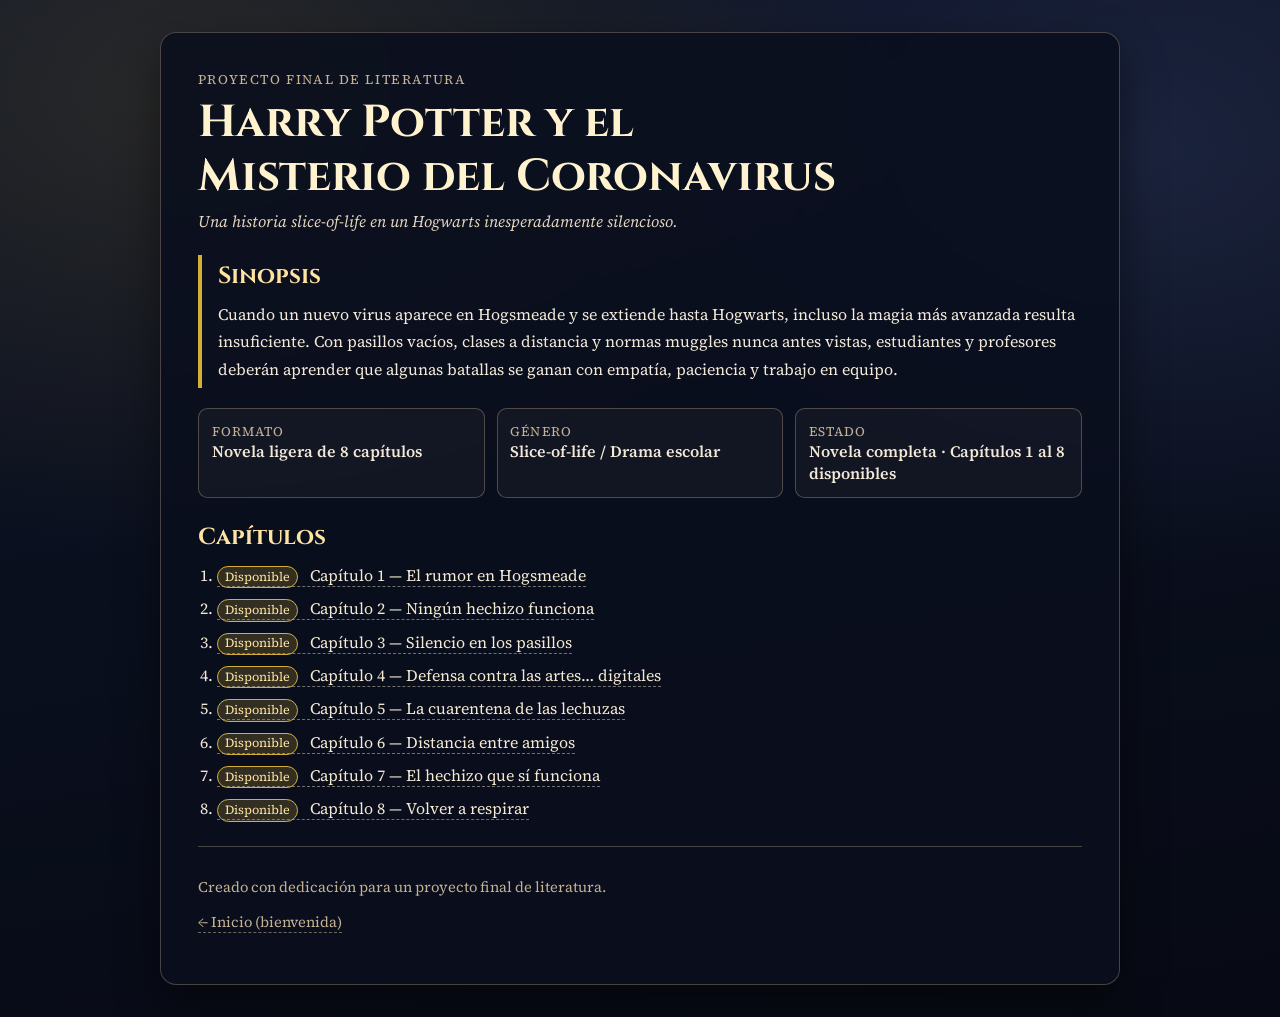
<file: novela.html>
<!doctype html>
<html lang="es">
  <head>
    <meta charset="UTF-8" />
    <meta name="viewport" content="width=device-width, initial-scale=1.0" />
    <title>Harry Potter y el Misterio del Coronavirus</title>
    <meta
      name="description"
      content="Portada oficial de la novela ligera Harry Potter y el Misterio del Coronavirus."
    />
    <link rel="preconnect" href="https://fonts.googleapis.com" />
    <link rel="preconnect" href="https://fonts.gstatic.com" crossorigin />
    <link
      href="https://fonts.googleapis.com/css2?family=Cinzel:wght@500;700&family=Source+Serif+4:opsz,wght@8..60,400;8..60,600&display=swap"
      rel="stylesheet"
    />
    <link rel="stylesheet" href="styles.css" />
  </head>
  <body>
    <main class="cover" aria-labelledby="titulo-novela">
      <p class="cover__series">Proyecto Final de Literatura</p>
      <h1 id="titulo-novela">Harry Potter y el Misterio del Coronavirus</h1>
      <p class="cover__tagline">Una historia slice-of-life en un Hogwarts inesperadamente silencioso.</p>

      <section class="synopsis" aria-labelledby="sinopsis-title">
        <h2 id="sinopsis-title">Sinopsis</h2>
        <p>
          Cuando un nuevo virus aparece en Hogsmeade y se extiende hasta Hogwarts, incluso la magia
          más avanzada resulta insuficiente. Con pasillos vacíos, clases a distancia y normas muggles
          nunca antes vistas, estudiantes y profesores deberán aprender que algunas batallas se ganan
          con empatía, paciencia y trabajo en equipo.
        </p>
      </section>

      <section class="meta" aria-label="Información de la obra">
        <div class="meta__item">
          <span class="meta__label">Formato</span>
          <span class="meta__value">Novela ligera de 8 capítulos</span>
        </div>
        <div class="meta__item">
          <span class="meta__label">Género</span>
          <span class="meta__value">Slice-of-life / Drama escolar</span>
        </div>
        <div class="meta__item">
          <span class="meta__label">Estado</span>
          <span class="meta__value">Novela completa · Capítulos 1 al 8 disponibles</span>
        </div>
      </section>

      <nav class="chapter-nav" aria-label="Capítulos de la novela">
        <h2>Capítulos</h2>
        <ol>
          <li><a href="capitulo1.html"><span class="pill">Disponible</span> Capítulo 1 — El rumor en Hogsmeade</a></li>
          <li><a href="capitulo2.html"><span class="pill">Disponible</span> Capítulo 2 — Ningún hechizo funciona</a></li>
          <li><a href="capitulo3.html"><span class="pill">Disponible</span> Capítulo 3 — Silencio en los pasillos</a></li>
          <li><a href="capitulo4.html"><span class="pill">Disponible</span> Capítulo 4 — Defensa contra las artes… digitales</a></li>
          <li><a href="capitulo5.html"><span class="pill">Disponible</span> Capítulo 5 — La cuarentena de las lechuzas</a></li>
          <li><a href="capitulo6.html"><span class="pill">Disponible</span> Capítulo 6 — Distancia entre amigos</a></li>
          <li><a href="capitulo7.html"><span class="pill">Disponible</span> Capítulo 7 — El hechizo que sí funciona</a></li>
          <li><a href="capitulo8.html"><span class="pill">Disponible</span> Capítulo 8 — Volver a respirar</a></li>
        </ol>
      </nav>

      <footer>
        <p>Creado con dedicación para un proyecto final de literatura.</p>
        <p><a class="cover__home-link" href="index.html">← Inicio (bienvenida)</a></p>
      </footer>
    </main>
  </body>
</html>
</file>
<file: welcome.css>
:root {
  --welcome-bg-1: #1a1428;
  --welcome-bg-2: #0f1624;
  --welcome-card: rgba(255, 255, 255, 0.06);
  --welcome-text: #f7f3ff;
  --welcome-muted: #c9bdd9;
  --welcome-accent: #ff9ecd;
  --welcome-accent-2: #7dd3fc;
  --welcome-border: rgba(255, 255, 255, 0.12);
  --welcome-glow: rgba(255, 158, 205, 0.35);
}

* {
  box-sizing: border-box;
}

body {
  margin: 0;
  min-height: 100vh;
  font-family: "DM Sans", system-ui, sans-serif;
  color: var(--welcome-text);
  background:
    radial-gradient(900px 600px at 20% 0%, rgba(125, 211, 252, 0.18), transparent 55%),
    radial-gradient(800px 500px at 85% 20%, var(--welcome-glow), transparent 50%),
    linear-gradient(165deg, var(--welcome-bg-1), var(--welcome-bg-2));
  display: grid;
  place-items: center;
  padding: clamp(1.25rem, 4vw, 2.5rem);
}

.welcome {
  width: min(640px, 100%);
  background: var(--welcome-card);
  border: 1px solid var(--welcome-border);
  border-radius: 1.25rem;
  padding: clamp(1.75rem, 5vw, 2.75rem);
  box-shadow:
    0 24px 60px rgba(0, 0, 0, 0.35),
    inset 0 1px 0 rgba(255, 255, 255, 0.06);
  backdrop-filter: blur(10px);
}

.welcome__eyebrow {
  margin: 0 0 0.5rem;
  font-size: 0.8rem;
  letter-spacing: 0.14em;
  text-transform: uppercase;
  color: var(--welcome-muted);
  font-weight: 600;
}

.welcome h1 {
  margin: 0 0 0.75rem;
  font-family: "Fraunces", Georgia, serif;
  font-size: clamp(2rem, 6vw, 2.75rem);
  font-weight: 600;
  line-height: 1.15;
  text-wrap: balance;
  background: linear-gradient(110deg, #fff 0%, #ffd6ec 45%, #bae6fd 100%);
  -webkit-background-clip: text;
  background-clip: text;
  color: transparent;
}

.welcome__lead {
  margin: 0 0 1.75rem;
  font-size: 1.08rem;
  line-height: 1.65;
  color: #e8e0f2;
}

.welcome__actions {
  display: flex;
  flex-wrap: wrap;
  gap: 0.75rem;
  margin-bottom: 1.75rem;
}

.welcome__btn {
  display: inline-flex;
  align-items: center;
  justify-content: center;
  gap: 0.4rem;
  padding: 0.75rem 1.25rem;
  border-radius: 999px;
  font-weight: 600;
  font-size: 0.95rem;
  text-decoration: none;
  transition: transform 0.15s ease, box-shadow 0.15s ease;
}

.welcome__btn:focus-visible {
  outline: 2px solid var(--welcome-accent-2);
  outline-offset: 3px;
}

.welcome__btn--primary {
  color: #1a1025;
  background: linear-gradient(135deg, #ffb8e0, #7dd3fc);
  box-shadow: 0 8px 24px rgba(255, 158, 205, 0.35);
}

.welcome__btn--primary:hover {
  transform: translateY(-1px);
  box-shadow: 0 12px 28px rgba(125, 211, 252, 0.35);
}

.welcome__btn--ghost {
  color: var(--welcome-text);
  border: 1px solid var(--welcome-border);
  background: rgba(255, 255, 255, 0.04);
}

.welcome__btn--ghost:hover {
  border-color: rgba(255, 255, 255, 0.22);
  background: rgba(255, 255, 255, 0.08);
}

.welcome__note {
  margin: 0;
  padding-top: 1.25rem;
  border-top: 1px solid var(--welcome-border);
  font-size: 0.92rem;
  color: var(--welcome-muted);
  line-height: 1.55;
}

.welcome__note span {
  color: #ffd6ec;
  font-weight: 600;
}

@media (max-width: 480px) {
  .welcome__actions {
    flex-direction: column;
  }

  .welcome__btn {
    width: 100%;
  }
}
</file>
<file: fanfic/styles.css>
:root {
  color-scheme: dark;
  --bg0: #070a12;
  --bg1: #0c1224;
  --panel: rgba(18, 26, 48, 0.72);
  --stroke: rgba(120, 200, 255, 0.22);
  --text: #e8f1ff;
  --muted: rgba(232, 241, 255, 0.72);
  --accent: #7cf7ff;
  --accent2: #ff7cf2;
  --warn: #ffd27c;
  --mono: "JetBrains Mono", ui-monospace, SFMono-Regular, Menlo, Monaco, Consolas, "Liberation Mono",
    "Courier New", monospace;
  --sans: "Sora", system-ui, -apple-system, Segoe UI, Roboto, Helvetica, Arial, "Apple Color Emoji",
    "Segoe UI Emoji";
  --radius: 16px;
  --shadow: 0 18px 60px rgba(0, 0, 0, 0.55);
}

*,
*::before,
*::after {
  box-sizing: border-box;
}

html {
  scroll-behavior: smooth;
}

body {
  margin: 0;
  font-family: var(--sans);
  color: var(--text);
  background: radial-gradient(1200px 800px at 20% 0%, rgba(124, 247, 255, 0.12), transparent 55%),
    radial-gradient(900px 700px at 90% 10%, rgba(255, 124, 242, 0.12), transparent 50%),
    linear-gradient(180deg, var(--bg1), var(--bg0));
  line-height: 1.65;
}

.bg-grid {
  position: fixed;
  inset: 0;
  pointer-events: none;
  background-image: linear-gradient(rgba(255, 255, 255, 0.05) 1px, transparent 1px),
    linear-gradient(90deg, rgba(255, 255, 255, 0.05) 1px, transparent 1px);
  background-size: 48px 48px;
  mask-image: radial-gradient(circle at 50% 20%, black, transparent 70%);
  opacity: 0.35;
}

.bg-glow {
  position: fixed;
  inset: -20%;
  pointer-events: none;
  background: conic-gradient(
    from 180deg at 50% 50%,
    rgba(124, 247, 255, 0.08),
    rgba(255, 124, 242, 0.08),
    rgba(255, 210, 124, 0.06),
    rgba(124, 247, 255, 0.08)
  );
  filter: blur(60px);
  opacity: 0.55;
  animation: spin 26s linear infinite;
}

@keyframes spin {
  to {
    transform: rotate(360deg);
  }
}

.site-header {
  max-width: 980px;
  margin: 0 auto;
  padding: 44px 18px 10px;
  position: relative;
}

.brand h1 {
  margin: 10px 0 8px;
  font-size: clamp(2rem, 4vw, 2.75rem);
  letter-spacing: -0.02em;
}

.tagline {
  margin: 0;
  color: var(--muted);
  max-width: 70ch;
}

.notice {
  margin-top: 18px;
  padding: 16px 16px 14px;
  border-radius: var(--radius);
  border: 1px solid rgba(255, 210, 124, 0.28);
  background: rgba(30, 22, 10, 0.45);
}

.notice h2 {
  margin: 0 0 8px;
  font-size: 1rem;
  color: var(--warn);
}

.notice ul {
  margin: 0;
  padding-left: 1.15rem;
  color: var(--muted);
}

.notice li {
  margin: 8px 0;
}

.notice strong {
  color: rgba(232, 241, 255, 0.92);
}

.badge {
  display: inline-flex;
  align-items: center;
  gap: 8px;
  padding: 6px 10px;
  border: 1px solid var(--stroke);
  border-radius: 999px;
  background: rgba(10, 14, 28, 0.55);
  font-family: var(--mono);
  font-size: 0.82rem;
  color: var(--accent);
}

.customizer {
  margin-top: 22px;
  padding: 18px;
  border-radius: var(--radius);
  border: 1px solid var(--stroke);
  background: var(--panel);
  box-shadow: var(--shadow);
  backdrop-filter: blur(10px);
}

.customizer h2 {
  margin: 0 0 8px;
  font-size: 1.05rem;
}

.hint {
  margin: 0 0 14px;
  color: var(--muted);
  font-size: 0.95rem;
}

.fields {
  display: grid;
  grid-template-columns: repeat(2, minmax(0, 1fr));
  gap: 12px;
}

@media (max-width: 720px) {
  .fields {
    grid-template-columns: 1fr;
  }
}

label span {
  display: block;
  font-size: 0.85rem;
  color: var(--muted);
  margin-bottom: 6px;
}

input {
  width: 100%;
  padding: 12px 12px;
  border-radius: 12px;
  border: 1px solid rgba(255, 255, 255, 0.14);
  background: rgba(6, 10, 20, 0.55);
  color: var(--text);
  outline: none;
}

input:focus {
  border-color: rgba(124, 247, 255, 0.55);
  box-shadow: 0 0 0 4px rgba(124, 247, 255, 0.12);
}

.actions {
  display: flex;
  flex-wrap: wrap;
  gap: 10px;
  margin-top: 14px;
}

.btn {
  border-radius: 12px;
  padding: 10px 14px;
  border: 1px solid rgba(255, 255, 255, 0.14);
  background: rgba(6, 10, 20, 0.35);
  color: var(--text);
  font-weight: 600;
  cursor: pointer;
}

.btn.primary {
  border-color: rgba(124, 247, 255, 0.35);
  background: linear-gradient(135deg, rgba(124, 247, 255, 0.18), rgba(255, 124, 242, 0.12));
}

.btn.ghost:hover,
.btn.primary:hover {
  transform: translateY(-1px);
  transition: transform 120ms ease;
}

.toc {
  position: sticky;
  top: 0;
  z-index: 5;
  display: flex;
  flex-wrap: wrap;
  gap: 10px;
  justify-content: center;
  padding: 12px 14px;
  margin: 10px auto 0;
  max-width: 980px;
  border-bottom: 1px solid rgba(255, 255, 255, 0.08);
  background: linear-gradient(180deg, rgba(7, 10, 18, 0.85), rgba(7, 10, 18, 0.55));
  backdrop-filter: blur(10px);
}

.toc a {
  color: var(--muted);
  text-decoration: none;
  font-weight: 600;
  padding: 8px 10px;
  border-radius: 999px;
  border: 1px solid transparent;
}

.toc a:hover {
  color: var(--text);
  border-color: rgba(124, 247, 255, 0.22);
  background: rgba(124, 247, 255, 0.06);
}

.toc.episodes {
  gap: 8px;
}

.toc.episodes a.is-current {
  color: var(--text);
  border-color: rgba(255, 124, 242, 0.35);
  background: rgba(255, 124, 242, 0.1);
}

.coldopen {
  font-size: 1.05rem;
  color: rgba(232, 241, 255, 0.95);
}

.scene {
  border: none;
  border-top: 1px solid rgba(255, 255, 255, 0.12);
  margin: 22px 0;
}

.stinger {
  margin-top: 18px;
  padding: 14px 16px;
  border-radius: 14px;
  border: 1px solid rgba(124, 247, 255, 0.22);
  background: rgba(6, 10, 20, 0.55);
  color: rgba(232, 241, 255, 0.92);
}

.episode.stub {
  opacity: 0.92;
}

.stub-msg {
  margin: 0;
  color: var(--muted);
  font-style: italic;
}

.story {
  max-width: 820px;
  margin: 0 auto;
  padding: 26px 18px 70px;
}

.chapter {
  padding: 22px 0;
  border-top: 1px solid rgba(255, 255, 255, 0.08);
}

.chapter:first-of-type {
  border-top: none;
}

.chapter h2 {
  margin: 0 0 12px;
  letter-spacing: -0.01em;
}

.chapter p {
  margin: 0 0 14px;
  color: rgba(232, 241, 255, 0.92);
}

.name-dad,
.name-waifu {
  color: var(--warn);
  font-weight: 700;
}

.name-waifu {
  color: var(--accent2);
}

.ticket {
  margin: 16px 0;
  padding: 14px 16px;
  border-radius: 14px;
  border: 1px dashed rgba(124, 247, 255, 0.35);
  background: rgba(6, 10, 20, 0.55);
  font-family: var(--mono);
  font-size: 0.92rem;
  color: rgba(232, 241, 255, 0.92);
}

.fin {
  margin-top: 18px;
  padding-top: 14px;
  border-top: 1px solid rgba(255, 255, 255, 0.1);
}

.site-footer {
  max-width: 980px;
  margin: 0 auto;
  padding: 0 18px 40px;
  color: var(--muted);
  font-size: 0.92rem;
}

code {
  font-family: var(--mono);
  color: var(--accent);
}

.fab {
  position: fixed;
  right: 18px;
  bottom: 18px;
  width: 46px;
  height: 46px;
  border-radius: 999px;
  border: 1px solid rgba(124, 247, 255, 0.28);
  background: rgba(10, 14, 28, 0.72);
  color: var(--text);
  font-weight: 800;
  cursor: pointer;
  box-shadow: var(--shadow);
  backdrop-filter: blur(10px);
}

.fab:hover {
  transform: translateY(-2px);
}
</file>
<file: capitulo1.css>
:root {
  --bg: #101526;
  --bg-soft: #171f36;
  --paper: #f7f0df;
  --ink: #2f2618;
  --title: #ffe9b0;
  --accent: #b77f2c;
  --accent-soft: #e2c89a;
  --line: #d6bea0;
}

* {
  box-sizing: border-box;
}

body {
  margin: 0;
  font-family: "Source Serif 4", Georgia, serif;
  background:
    radial-gradient(900px 500px at 15% 5%, rgba(173, 117, 42, 0.2), transparent 60%),
    linear-gradient(180deg, var(--bg-soft), var(--bg));
  color: var(--ink);
  line-height: 1.8;
}

.chapter-header {
  color: var(--title);
  width: min(980px, 94vw);
  margin: 2rem auto 1.25rem;
}

.chapter-header__eyebrow {
  margin: 0;
  letter-spacing: 0.12em;
  text-transform: uppercase;
  font-size: 0.8rem;
  opacity: 0.9;
}

.chapter-header h1 {
  margin: 0.45rem 0;
  font-family: "Cinzel", "Times New Roman", serif;
  line-height: 1.25;
  font-size: clamp(1.7rem, 3.9vw, 2.8rem);
  text-wrap: balance;
}

.chapter-header__lead {
  margin: 0 0 1rem;
  max-width: 75ch;
  color: #eddcb7;
}

.chapter-header a {
  color: #ffe4a7;
  text-decoration: none;
  border-bottom: 1px solid rgba(255, 228, 167, 0.55);
  padding-bottom: 0.1rem;
}

.chapter-header a:hover,
.chapter-header a:focus-visible {
  color: #fff0cc;
  border-bottom-color: #fff0cc;
}

.chapter-body {
  width: min(980px, 94vw);
  margin: 0 auto 2rem;
  background: var(--paper);
  border: 1px solid rgba(0, 0, 0, 0.15);
  border-radius: 0.9rem;
  box-shadow: 0 20px 35px rgba(0, 0, 0, 0.35);
  padding: clamp(1.1rem, 2.5vw, 2.15rem);
}

article h2 {
  margin: 1.6rem 0 0.6rem;
  font-family: "Cinzel", "Times New Roman", serif;
  line-height: 1.3;
  color: #4d3413;
  font-size: clamp(1.05rem, 2.5vw, 1.55rem);
}

article p,
article li {
  font-size: clamp(1rem, 1.6vw, 1.13rem);
}

blockquote {
  margin: 1rem 0;
  padding: 0.85rem 1rem;
  border-left: 4px solid var(--accent);
  background: rgba(183, 127, 44, 0.09);
}

ol,
ul {
  margin: 0.5rem 0 1rem;
  padding-left: 1.35rem;
}

.quote-line {
  border-left: 4px solid var(--accent);
  padding-left: 0.9rem;
  color: #4b3618;
  font-weight: 700;
}

.chapter-close {
  margin-top: 2rem;
  border-top: 1px solid var(--line);
  padding-top: 1rem;
  background: linear-gradient(to bottom, rgba(226, 200, 154, 0.2), rgba(226, 200, 154, 0));
}

@media (max-width: 640px) {
  .chapter-header {
    margin-top: 1.25rem;
  }

  .chapter-body {
    padding: 1rem;
  }
}
</file>
<file: capitulo2.css>
:root {
  --bg-1: #070b16;
  --bg-2: #0f1730;
  --panel: rgba(12, 19, 38, 0.84);
  --paper: #f5efe2;
  --ink: #2a2317;
  --accent: #6ee7ff;
  --accent-2: #ffc469;
  --line: #d8c5a5;
  --muted: #c8d1e8;
  --shadow: 0 22px 48px rgba(0, 0, 0, 0.48);
}

* {
  box-sizing: border-box;
}

html,
body {
  margin: 0;
  min-height: 100%;
}

body {
  font-family: "Source Serif 4", Georgia, serif;
  color: var(--ink);
  background:
    radial-gradient(1200px 700px at 15% -10%, rgba(110, 231, 255, 0.22), transparent 60%),
    radial-gradient(900px 600px at 90% 0%, rgba(255, 196, 105, 0.18), transparent 58%),
    linear-gradient(180deg, var(--bg-2), var(--bg-1));
}

.bg-grid {
  position: fixed;
  inset: 0;
  pointer-events: none;
  background-image:
    linear-gradient(rgba(255, 255, 255, 0.05) 1px, transparent 1px),
    linear-gradient(90deg, rgba(255, 255, 255, 0.04) 1px, transparent 1px);
  background-size: 40px 40px;
  mask-image: radial-gradient(circle at 50% 15%, black 25%, transparent 85%);
  z-index: 0;
}

.hero {
  position: relative;
  z-index: 1;
  width: min(1120px, 95vw);
  margin: 1.8rem auto 1rem;
  color: #e9f2ff;
  background: var(--panel);
  border: 1px solid rgba(255, 255, 255, 0.2);
  border-radius: 1rem;
  box-shadow: var(--shadow);
  padding: clamp(1.1rem, 2.6vw, 2rem);
  backdrop-filter: blur(3px);
}

.hero__eyebrow {
  margin: 0;
  text-transform: uppercase;
  letter-spacing: 0.12em;
  font-family: "IBM Plex Sans", Arial, sans-serif;
  font-size: 0.78rem;
  color: var(--muted);
}

.hero h1 {
  margin: 0.45rem 0;
  font-family: "Cinzel", "Times New Roman", serif;
  font-size: clamp(1.7rem, 4vw, 2.9rem);
  line-height: 1.2;
  text-wrap: balance;
}

.hero__lead {
  margin: 0;
  max-width: 82ch;
  color: #dbe7ff;
}

.hero__actions {
  margin-top: 1rem;
  display: flex;
  flex-wrap: wrap;
  gap: 0.7rem;
}

.hero__actions a {
  color: #e8f8ff;
  font-family: "IBM Plex Sans", Arial, sans-serif;
  text-decoration: none;
  border: 1px solid rgba(110, 231, 255, 0.4);
  background: rgba(110, 231, 255, 0.11);
  border-radius: 999px;
  padding: 0.3rem 0.8rem;
}

.hero__actions a:hover,
.hero__actions a:focus-visible {
  border-color: rgba(255, 196, 105, 0.7);
  background: rgba(255, 196, 105, 0.17);
}

.layout {
  position: relative;
  z-index: 1;
  width: min(1120px, 95vw);
  margin: 0 auto 2rem;
  display: grid;
  grid-template-columns: minmax(220px, 280px) minmax(0, 1fr);
  gap: 1rem;
  align-items: start;
}

.sidebar {
  position: sticky;
  top: 1rem;
  background: rgba(10, 17, 34, 0.88);
  border: 1px solid rgba(255, 255, 255, 0.2);
  border-radius: 0.85rem;
  color: #e9f2ff;
  padding: 1rem;
  box-shadow: var(--shadow);
}

.sidebar h2 {
  margin: 0 0 0.65rem;
  font-family: "Cinzel", "Times New Roman", serif;
  font-size: 1.1rem;
  color: #fff0cd;
}

.sidebar ul {
  margin: 0;
  padding-left: 1.1rem;
  display: grid;
  gap: 0.45rem;
}

.sidebar li {
  line-height: 1.45;
  font-size: 0.93rem;
}

.sidebar__note {
  margin: 0.95rem 0 0;
  font-family: "IBM Plex Sans", Arial, sans-serif;
  font-size: 0.9rem;
}

.pill {
  display: inline-block;
  margin-left: 0.35rem;
  border: 1px solid rgba(255, 196, 105, 0.75);
  border-radius: 999px;
  padding: 0.08rem 0.48rem;
  text-transform: uppercase;
  font-size: 0.72rem;
  letter-spacing: 0.06em;
  color: #ffe5b9;
  background: rgba(255, 196, 105, 0.18);
}

.chapter {
  background: var(--paper);
  border-radius: 0.9rem;
  border: 1px solid rgba(0, 0, 0, 0.18);
  box-shadow: var(--shadow);
  padding: clamp(1rem, 2.2vw, 2rem);
}

.chapter h2 {
  margin: 1.6rem 0 0.65rem;
  font-family: "Cinzel", "Times New Roman", serif;
  color: #4a3012;
  line-height: 1.27;
  font-size: clamp(1.05rem, 2.5vw, 1.55rem);
}

.chapter p,
.chapter li {
  font-size: clamp(1rem, 1.5vw, 1.12rem);
}

blockquote {
  margin: 1rem 0;
  padding: 0.8rem 1rem;
  border-left: 4px solid #25a8bf;
  background: rgba(37, 168, 191, 0.08);
}

.chapter-end {
  margin-top: 2rem;
  border-top: 1px solid var(--line);
  padding-top: 1rem;
  background: linear-gradient(to bottom, rgba(255, 196, 105, 0.16), rgba(255, 196, 105, 0));
}

@media (max-width: 930px) {
  .layout {
    grid-template-columns: 1fr;
  }

  .sidebar {
    position: static;
  }
}

@media (max-width: 560px) {
  .hero,
  .chapter,
  .sidebar {
    padding: 0.95rem;
  }
}
</file>
<file: capitulo3.css>
:root {
  --bg-top: #0b1020;
  --bg-bottom: #06080f;
  --panel: rgba(11, 16, 30, 0.88);
  --paper: #f6f2ea;
  --ink: #2b2419;
  --muted: #ccd6f0;
  --accent: #9fe7ff;
  --accent-2: #ffd39a;
  --line: #d8c8ab;
  --shadow: 0 25px 55px rgba(0, 0, 0, 0.5);
}

* {
  box-sizing: border-box;
}

body {
  margin: 0;
  min-height: 100vh;
  color: var(--ink);
  font-family: "Source Serif 4", Georgia, serif;
  background:
    radial-gradient(1200px 700px at 10% -10%, rgba(159, 231, 255, 0.16), transparent 65%),
    radial-gradient(1200px 700px at 90% -15%, rgba(255, 211, 154, 0.16), transparent 65%),
    linear-gradient(180deg, var(--bg-top), var(--bg-bottom));
}

.masthead {
  width: min(1180px, 95vw);
  margin: 1.4rem auto 1rem;
  display: grid;
  grid-template-columns: minmax(0, 1fr) 150px;
  gap: 1rem;
  align-items: stretch;
}

.masthead__content {
  border: 1px solid rgba(255, 255, 255, 0.2);
  background: var(--panel);
  border-radius: 1rem;
  padding: clamp(1rem, 2.4vw, 1.8rem);
  color: #eef5ff;
  box-shadow: var(--shadow);
}

.kicker {
  margin: 0;
  text-transform: uppercase;
  letter-spacing: 0.12em;
  font-family: Inter, Arial, sans-serif;
  font-size: 0.78rem;
  color: var(--muted);
}

.masthead h1 {
  margin: 0.45rem 0;
  font-family: Cinzel, "Times New Roman", serif;
  font-size: clamp(1.7rem, 4.1vw, 2.9rem);
  line-height: 1.2;
}

.masthead p {
  margin: 0;
  max-width: 85ch;
}

.masthead nav {
  margin-top: 1rem;
  display: flex;
  flex-wrap: wrap;
  gap: 0.6rem;
}

.masthead nav a {
  color: #ebf7ff;
  text-decoration: none;
  font-family: Inter, Arial, sans-serif;
  padding: 0.3rem 0.75rem;
  border-radius: 999px;
  border: 1px solid rgba(159, 231, 255, 0.5);
  background: rgba(159, 231, 255, 0.12);
}

.masthead nav a:hover,
.masthead nav a:focus-visible {
  border-color: rgba(255, 211, 154, 0.85);
  background: rgba(255, 211, 154, 0.2);
}

.sound-meter {
  border: 1px solid rgba(255, 255, 255, 0.16);
  background: var(--panel);
  border-radius: 1rem;
  box-shadow: var(--shadow);
  display: grid;
  grid-template-columns: repeat(6, 1fr);
  align-items: end;
  gap: 0.35rem;
  padding: 0.9rem;
}

.sound-meter span {
  display: block;
  border-radius: 999px;
  background: linear-gradient(to top, rgba(159, 231, 255, 0.24), rgba(255, 211, 154, 0.9));
  min-height: 18%;
}

.sound-meter span:nth-child(1) { height: 28%; }
.sound-meter span:nth-child(2) { height: 56%; }
.sound-meter span:nth-child(3) { height: 34%; }
.sound-meter span:nth-child(4) { height: 70%; }
.sound-meter span:nth-child(5) { height: 22%; }
.sound-meter span:nth-child(6) { height: 48%; }

.chapter-wrap {
  width: min(1180px, 95vw);
  margin: 0 auto 2rem;
  display: grid;
  grid-template-columns: minmax(220px, 280px) minmax(0, 1fr);
  gap: 1rem;
  align-items: start;
}

.timeline {
  position: sticky;
  top: 1rem;
  padding: 1rem;
  border-radius: 0.9rem;
  border: 1px solid rgba(255, 255, 255, 0.2);
  background: rgba(11, 16, 30, 0.9);
  color: #e8f2ff;
  box-shadow: var(--shadow);
}

.timeline h2 {
  margin: 0 0 0.6rem;
  font-family: Cinzel, "Times New Roman", serif;
  color: #ffe7c2;
  font-size: 1.08rem;
}

.timeline ol {
  margin: 0;
  padding-left: 1.08rem;
  display: grid;
  gap: 0.48rem;
}

.timeline li {
  font-size: 0.93rem;
  line-height: 1.45;
}

.timeline__badge {
  margin: 0.85rem 0 0;
  font-family: Inter, Arial, sans-serif;
  font-size: 0.9rem;
}

.chapter {
  background: var(--paper);
  border: 1px solid rgba(0, 0, 0, 0.16);
  border-radius: 0.9rem;
  box-shadow: var(--shadow);
  padding: clamp(1rem, 2.2vw, 2rem);
}

.chapter h2 {
  margin: 1.5rem 0 0.65rem;
  font-family: Cinzel, "Times New Roman", serif;
  color: #4b3213;
  font-size: clamp(1.05rem, 2.5vw, 1.55rem);
  line-height: 1.3;
}

.chapter p,
.chapter li {
  font-size: clamp(1rem, 1.5vw, 1.13rem);
  line-height: 1.78;
}

.chapter ul {
  margin: 0.5rem 0 1rem;
  padding-left: 1.3rem;
}

blockquote {
  margin: 1rem 0;
  border-left: 4px solid #4faac6;
  background: rgba(79, 170, 198, 0.1);
  padding: 0.8rem 1rem;
}

.note {
  border-left: 4px solid #bf8a41;
  padding-left: 0.85rem;
  font-weight: 700;
  color: #4a3112;
}

.chapter-end {
  margin-top: 2rem;
  border-top: 1px solid var(--line);
  padding-top: 1rem;
  background: linear-gradient(to bottom, rgba(255, 211, 154, 0.18), rgba(255, 211, 154, 0));
}

@media (max-width: 980px) {
  .masthead {
    grid-template-columns: 1fr;
  }

  .sound-meter {
    min-height: 82px;
  }

  .chapter-wrap {
    grid-template-columns: 1fr;
  }

  .timeline {
    position: static;
  }
}

@media (max-width: 560px) {
  .masthead__content,
  .chapter,
  .timeline {
    padding: 0.95rem;
  }
}
</file>
<file: capitulo4.css>
:root {
  --bg-0: #04070f;
  --bg-1: #0a1020;
  --bg-2: #131c36;
  --terminal: rgba(8, 14, 29, 0.88);
  --terminal-line: rgba(137, 254, 255, 0.18);
  --paper: #f6f1e6;
  --ink: #292317;
  --cyan: #89feff;
  --amber: #ffc979;
  --muted: #c9d4f0;
  --shadow: 0 24px 52px rgba(0, 0, 0, 0.52);
}

* {
  box-sizing: border-box;
}

body {
  margin: 0;
  min-height: 100vh;
  font-family: "Source Serif 4", Georgia, serif;
  color: var(--ink);
  background:
    radial-gradient(1200px 700px at 5% -15%, rgba(137, 254, 255, 0.16), transparent 60%),
    radial-gradient(1200px 700px at 95% -10%, rgba(255, 201, 121, 0.16), transparent 60%),
    linear-gradient(180deg, var(--bg-2), var(--bg-0));
}

.chapter-hero {
  width: min(1160px, 95vw);
  margin: 1.4rem auto 1rem;
}

.chapter-hero__window {
  border: 1px solid var(--terminal-line);
  border-radius: 0.95rem;
  background: linear-gradient(180deg, rgba(8, 14, 29, 0.95), var(--terminal));
  color: #e8f4ff;
  box-shadow: var(--shadow);
  padding: clamp(1rem, 2.5vw, 1.9rem);
  position: relative;
  overflow: hidden;
}

.chapter-hero__window::before {
  content: "";
  position: absolute;
  inset: 0;
  pointer-events: none;
  background:
    linear-gradient(rgba(255, 255, 255, 0.045) 1px, transparent 1px),
    linear-gradient(90deg, rgba(255, 255, 255, 0.032) 1px, transparent 1px);
  background-size: 34px 34px;
  opacity: 0.5;
}

.window-title {
  margin: 0;
  font-family: "JetBrains Mono", monospace;
  font-size: 0.8rem;
  letter-spacing: 0.04em;
  color: var(--muted);
}

.chapter-hero h1 {
  margin: 0.5rem 0;
  font-family: Cinzel, "Times New Roman", serif;
  font-size: clamp(1.7rem, 4.1vw, 3rem);
  line-height: 1.2;
  position: relative;
  z-index: 1;
}

.chapter-hero p {
  margin: 0;
  max-width: 86ch;
  position: relative;
  z-index: 1;
}

.chapter-hero nav {
  margin-top: 1rem;
  display: flex;
  flex-wrap: wrap;
  gap: 0.6rem;
  position: relative;
  z-index: 1;
}

.chapter-hero nav a {
  font-family: Inter, Arial, sans-serif;
  color: #eaf9ff;
  text-decoration: none;
  border-radius: 999px;
  border: 1px solid rgba(137, 254, 255, 0.45);
  background: rgba(137, 254, 255, 0.13);
  padding: 0.3rem 0.8rem;
}

.chapter-hero nav a:hover,
.chapter-hero nav a:focus-visible {
  border-color: rgba(255, 201, 121, 0.75);
  background: rgba(255, 201, 121, 0.2);
}

.grid-layout {
  width: min(1160px, 95vw);
  margin: 0 auto 2rem;
  display: grid;
  grid-template-columns: minmax(220px, 280px) minmax(0, 1fr);
  gap: 1rem;
  align-items: start;
}

.status-panel {
  position: sticky;
  top: 1rem;
  border: 1px solid var(--terminal-line);
  border-radius: 0.85rem;
  background: var(--terminal);
  color: #e8f5ff;
  box-shadow: var(--shadow);
  padding: 1rem;
}

.status-panel h2 {
  margin: 0 0 0.7rem;
  font-family: Cinzel, "Times New Roman", serif;
  color: #ffe3b8;
  font-size: 1.12rem;
}

.status-panel ul {
  margin: 0;
  padding: 0;
  list-style: none;
  display: grid;
  gap: 0.65rem;
}

.status-panel li {
  display: grid;
  gap: 0.2rem;
  padding-bottom: 0.55rem;
  border-bottom: 1px dashed rgba(201, 212, 240, 0.25);
  font-size: 0.92rem;
}

.status-panel li strong {
  color: #aef9ff;
  font-family: "JetBrains Mono", monospace;
}

.tag {
  margin: 0.9rem 0 0;
  display: inline-block;
  font-family: "JetBrains Mono", monospace;
  font-size: 0.78rem;
  border: 1px solid rgba(255, 201, 121, 0.7);
  border-radius: 999px;
  padding: 0.12rem 0.48rem;
  color: #ffdca3;
  background: rgba(255, 201, 121, 0.13);
}

.chapter {
  background: var(--paper);
  border: 1px solid rgba(0, 0, 0, 0.16);
  border-radius: 0.9rem;
  box-shadow: var(--shadow);
  padding: clamp(1rem, 2.3vw, 2rem);
}

.chapter h2 {
  margin: 1.5rem 0 0.65rem;
  font-family: Cinzel, "Times New Roman", serif;
  color: #4b3314;
  font-size: clamp(1.05rem, 2.6vw, 1.58rem);
  line-height: 1.3;
}

.chapter p,
.chapter li {
  font-size: clamp(1rem, 1.5vw, 1.12rem);
  line-height: 1.78;
}

.chapter ol {
  margin: 0.5rem 0 1rem;
  padding-left: 1.3rem;
}

blockquote {
  margin: 1rem 0;
  border-left: 4px solid #4caec7;
  background: rgba(76, 174, 199, 0.1);
  padding: 0.85rem 1rem;
}

.chapter-end {
  margin-top: 2rem;
  border-top: 1px solid #dcc8a6;
  padding-top: 1rem;
  background: linear-gradient(to bottom, rgba(255, 201, 121, 0.17), rgba(255, 201, 121, 0));
}

@media (max-width: 980px) {
  .grid-layout {
    grid-template-columns: 1fr;
  }

  .status-panel {
    position: static;
  }
}

@media (max-width: 560px) {
  .chapter-hero__window,
  .status-panel,
  .chapter {
    padding: 0.95rem;
  }
}
</file>
<file: capitulo5.css>
:root {
  --bg-top: #14263f;
  --bg-bottom: #0a111e;
  --paper: #fbf4e7;
  --ink: #2b2418;
  --panel: rgba(13, 23, 40, 0.88);
  --panel-line: rgba(255, 233, 190, 0.25);
  --accent: #e3a85f;
  --accent-2: #8fd4ff;
  --line: #ddc8a4;
  --muted: #d6deef;
  --shadow: 0 24px 52px rgba(0, 0, 0, 0.5);
}

* { box-sizing: border-box; }

body {
  margin: 0;
  min-height: 100vh;
  color: var(--ink);
  font-family: "Source Serif 4", Georgia, serif;
  background:
    radial-gradient(1200px 750px at 6% -12%, rgba(143, 212, 255, 0.16), transparent 65%),
    radial-gradient(1200px 750px at 94% -10%, rgba(227, 168, 95, 0.15), transparent 65%),
    linear-gradient(180deg, var(--bg-top), var(--bg-bottom));
}

.post-header {
  width: min(1160px, 95vw);
  margin: 1.4rem auto 1rem;
  border: 1px solid var(--panel-line);
  border-radius: 1rem;
  background: var(--panel);
  color: #edf5ff;
  box-shadow: var(--shadow);
  padding: clamp(1rem, 2.5vw, 1.9rem);
  position: relative;
}

.stamp {
  display: inline-block;
  margin-bottom: 0.65rem;
  font-family: Inter, Arial, sans-serif;
  font-size: 0.78rem;
  letter-spacing: 0.08em;
  text-transform: uppercase;
  border: 1px dashed rgba(227, 168, 95, 0.8);
  border-radius: 0.45rem;
  padding: 0.18rem 0.5rem;
  color: #ffd7a4;
  background: rgba(227, 168, 95, 0.12);
}

.post-header h1 {
  margin: 0.35rem 0 0.45rem;
  font-family: Cinzel, "Times New Roman", serif;
  font-size: clamp(1.7rem, 4vw, 2.9rem);
  line-height: 1.2;
}

.post-header p {
  margin: 0;
  max-width: 84ch;
}

.post-header nav {
  margin-top: 1rem;
  display: flex;
  flex-wrap: wrap;
  gap: 0.6rem;
}

.post-header nav a {
  text-decoration: none;
  color: #e9f8ff;
  font-family: Inter, Arial, sans-serif;
  border: 1px solid rgba(143, 212, 255, 0.45);
  border-radius: 999px;
  background: rgba(143, 212, 255, 0.13);
  padding: 0.28rem 0.78rem;
}

.post-header nav a:hover,
.post-header nav a:focus-visible {
  border-color: rgba(227, 168, 95, 0.8);
  background: rgba(227, 168, 95, 0.2);
}

.mail-layout {
  width: min(1160px, 95vw);
  margin: 0 auto 2rem;
  display: grid;
  grid-template-columns: minmax(220px, 280px) minmax(0, 1fr);
  gap: 1rem;
  align-items: start;
}

.mail-sidebar {
  position: sticky;
  top: 1rem;
  border: 1px solid var(--panel-line);
  border-radius: 0.85rem;
  background: rgba(12, 22, 39, 0.92);
  color: #ebf4ff;
  box-shadow: var(--shadow);
  padding: 1rem;
}

.mail-sidebar h2 {
  margin: 0 0 0.6rem;
  font-family: Cinzel, "Times New Roman", serif;
  color: #ffe3bc;
  font-size: 1.1rem;
}

.mail-sidebar ul {
  margin: 0;
  padding-left: 1.1rem;
  display: grid;
  gap: 0.45rem;
}

.mail-sidebar li {
  font-size: 0.93rem;
  line-height: 1.45;
}

.seal {
  margin: 0.9rem 0 0;
  font-family: Inter, Arial, sans-serif;
  font-size: 0.9rem;
  color: #dce9ff;
}

.chapter {
  background: var(--paper);
  border: 1px solid rgba(0, 0, 0, 0.15);
  border-radius: 0.9rem;
  box-shadow: var(--shadow);
  padding: clamp(1rem, 2.25vw, 2rem);
  position: relative;
}

.chapter::before {
  content: "";
  position: absolute;
  inset: 0;
  pointer-events: none;
  border-radius: 0.9rem;
  background:
    linear-gradient(transparent 96%, rgba(177, 141, 93, 0.15) 96%),
    linear-gradient(90deg, rgba(177, 141, 93, 0.1), transparent 8%);
  background-size: 100% 2.1rem, 100% 100%;
  opacity: 0.22;
}

.chapter > * {
  position: relative;
  z-index: 1;
}

.chapter h2 {
  margin: 1.5rem 0 0.65rem;
  font-family: Cinzel, "Times New Roman", serif;
  color: #4f3514;
  font-size: clamp(1.05rem, 2.55vw, 1.56rem);
  line-height: 1.3;
}

.chapter p,
.chapter li {
  font-size: clamp(1rem, 1.5vw, 1.12rem);
  line-height: 1.8;
}

blockquote {
  margin: 1rem 0;
  border-left: 4px solid #4ca9c6;
  background: rgba(76, 169, 198, 0.1);
  padding: 0.84rem 1rem;
}

.handwritten {
  font-family: Caveat, cursive;
  font-size: clamp(1.35rem, 2.5vw, 1.9rem);
  line-height: 1.35;
  color: #4a3011;
  border-left: 4px solid #ba8749;
  padding-left: 0.8rem;
}

.chapter-end {
  margin-top: 2rem;
  border-top: 1px solid var(--line);
  padding-top: 1rem;
  background: linear-gradient(to bottom, rgba(227, 168, 95, 0.18), rgba(227, 168, 95, 0));
}

@media (max-width: 980px) {
  .mail-layout {
    grid-template-columns: 1fr;
  }

  .mail-sidebar {
    position: static;
  }
}

@media (max-width: 560px) {
  .post-header,
  .mail-sidebar,
  .chapter {
    padding: 0.95rem;
  }
}
</file>
<file: capitulo6.css>
:root {
  --bg-left: #2a1931;
  --bg-right: #162844;
  --paper: #f7f0e6;
  --ink: #2a2218;
  --panel: rgba(14, 20, 39, 0.88);
  --panel-line: rgba(255, 229, 188, 0.24);
  --accent-a: #c38dff;
  --accent-b: #79d6ff;
  --line: #dec9a7;
  --muted: #d5ddf3;
  --shadow: 0 24px 54px rgba(0, 0, 0, 0.5);
}

* { box-sizing: border-box; }

body {
  margin: 0;
  min-height: 100vh;
  color: var(--ink);
  font-family: "Source Serif 4", Georgia, serif;
  background: linear-gradient(115deg, var(--bg-left) 0%, #1e203c 45%, var(--bg-right) 100%);
}

.hero {
  width: min(1160px, 95vw);
  margin: 1.4rem auto 1rem;
  border: 1px solid var(--panel-line);
  border-radius: 1rem;
  background:
    radial-gradient(1000px 500px at 8% -20%, rgba(195, 141, 255, 0.2), transparent 60%),
    radial-gradient(1000px 500px at 95% -20%, rgba(121, 214, 255, 0.2), transparent 60%),
    var(--panel);
  color: #ecf5ff;
  box-shadow: var(--shadow);
  padding: clamp(1rem, 2.4vw, 1.9rem);
}

.hero h1 {
  margin: 0;
  font-family: Cinzel, "Times New Roman", serif;
  font-size: clamp(1.68rem, 4vw, 2.9rem);
  line-height: 1.2;
}

.hero p {
  margin: 0.65rem 0 0;
  max-width: 85ch;
}

.hero nav {
  margin-top: 1rem;
  display: flex;
  flex-wrap: wrap;
  gap: 0.62rem;
}

.hero nav a {
  text-decoration: none;
  color: #ecf7ff;
  font-family: Inter, Arial, sans-serif;
  border: 1px solid rgba(121, 214, 255, 0.48);
  border-radius: 999px;
  background: rgba(121, 214, 255, 0.14);
  padding: 0.3rem 0.78rem;
}

.hero nav a:hover,
.hero nav a:focus-visible {
  border-color: rgba(195, 141, 255, 0.78);
  background: rgba(195, 141, 255, 0.2);
}

.split-layout {
  width: min(1160px, 95vw);
  margin: 0 auto 2rem;
  display: grid;
  grid-template-columns: minmax(220px, 290px) minmax(0, 1fr);
  gap: 1rem;
  align-items: start;
}

.emotion-board {
  position: sticky;
  top: 1rem;
  border: 1px solid var(--panel-line);
  border-radius: 0.9rem;
  background: rgba(11, 19, 37, 0.9);
  color: #edf6ff;
  box-shadow: var(--shadow);
  padding: 1rem;
}

.emotion-board h2 {
  margin: 0 0 0.65rem;
  font-family: Cinzel, "Times New Roman", serif;
  font-size: 1.1rem;
  color: #ffe4bf;
}

.emotion-board ul {
  margin: 0;
  padding: 0;
  list-style: none;
  display: grid;
  gap: 0.55rem;
}

.emotion-board li {
  display: grid;
  gap: 0.18rem;
  border-bottom: 1px dashed rgba(213, 221, 243, 0.28);
  padding-bottom: 0.45rem;
  font-size: 0.93rem;
}

.emotion-board li strong {
  font-family: Inter, Arial, sans-serif;
  color: #9ce0ff;
}

.chapter {
  background: var(--paper);
  border: 1px solid rgba(0, 0, 0, 0.15);
  border-radius: 0.9rem;
  box-shadow: var(--shadow);
  padding: clamp(1rem, 2.25vw, 2rem);
}

.chapter h2 {
  margin: 1.5rem 0 0.65rem;
  font-family: Cinzel, "Times New Roman", serif;
  color: #4d3314;
  font-size: clamp(1.05rem, 2.5vw, 1.56rem);
  line-height: 1.3;
}

.chapter p,
.chapter li {
  font-size: clamp(1rem, 1.5vw, 1.12rem);
  line-height: 1.8;
}

.chapter ol {
  margin: 0.5rem 0 1rem;
  padding-left: 1.3rem;
}

blockquote {
  margin: 1rem 0;
  border-left: 4px solid #4fa8c5;
  background: rgba(79, 168, 197, 0.1);
  padding: 0.84rem 1rem;
}

.quote-line {
  border-left: 4px solid #8f60c7;
  padding-left: 0.8rem;
  font-weight: 700;
  color: #4b2e58;
}

.chapter-end {
  margin-top: 2rem;
  border-top: 1px solid var(--line);
  padding-top: 1rem;
  background: linear-gradient(to bottom, rgba(195, 141, 255, 0.15), rgba(195, 141, 255, 0));
}

@media (max-width: 980px) {
  .split-layout {
    grid-template-columns: 1fr;
  }

  .emotion-board {
    position: static;
  }
}

@media (max-width: 560px) {
  .hero,
  .emotion-board,
  .chapter {
    padding: 0.95rem;
  }
}
</file>
<file: capitulo7.css>
:root {
  --bg: #09122a;
  --bg-soft: #101d3f;
  --paper: #f8f5ed;
  --ink: #261f16;
  --accent: #7de3cf;
  --accent-2: #c79bff;
  --gold: #ffd58a;
  --glass: rgba(12, 21, 48, 0.76);
  --line: rgba(255, 213, 138, 0.35);
  --shadow: 0 24px 54px rgba(0, 0, 0, 0.45);
}

* {
  box-sizing: border-box;
}

body {
  margin: 0;
  min-height: 100vh;
  color: var(--ink);
  font-family: "Source Serif 4", Georgia, serif;
  background:
    radial-gradient(900px 430px at 12% -12%, rgba(125, 227, 207, 0.15), transparent 55%),
    radial-gradient(800px 420px at 88% -10%, rgba(199, 155, 255, 0.16), transparent 54%),
    linear-gradient(160deg, var(--bg) 0%, var(--bg-soft) 100%);
}

.hero {
  width: min(1180px, 95vw);
  margin: 1.1rem auto 0.9rem;
  border: 1px solid var(--line);
  border-radius: 1rem;
  padding: clamp(1rem, 2.5vw, 1.9rem);
  color: #f3fbff;
  background:
    linear-gradient(125deg, rgba(14, 28, 62, 0.88), rgba(10, 21, 44, 0.88)),
    repeating-linear-gradient(
      90deg,
      rgba(255, 213, 138, 0.12) 0,
      rgba(255, 213, 138, 0.12) 2px,
      transparent 2px,
      transparent 62px
    );
  box-shadow: var(--shadow);
}

.hero__kicker {
  margin: 0;
  font-family: Inter, Arial, sans-serif;
  letter-spacing: 0.06em;
  text-transform: uppercase;
  font-size: 0.78rem;
  color: #b7fff1;
}

.hero h1 {
  margin: 0.45rem 0 0;
  font-family: Cinzel, "Times New Roman", serif;
  font-size: clamp(1.62rem, 4vw, 2.95rem);
  line-height: 1.2;
}

.hero p {
  max-width: 92ch;
}

.hero nav {
  display: flex;
  flex-wrap: wrap;
  gap: 0.6rem;
  margin-top: 1rem;
}

.hero nav a {
  text-decoration: none;
  color: #ecfbff;
  font-family: Inter, Arial, sans-serif;
  border: 1px solid rgba(125, 227, 207, 0.48);
  border-radius: 999px;
  background: rgba(125, 227, 207, 0.14);
  padding: 0.32rem 0.8rem;
}

.hero nav a:hover,
.hero nav a:focus-visible {
  background: rgba(199, 155, 255, 0.18);
  border-color: rgba(199, 155, 255, 0.68);
}

.layout {
  width: min(1180px, 95vw);
  margin: 0 auto 2rem;
  display: grid;
  gap: 1rem;
  grid-template-columns: minmax(230px, 300px) minmax(0, 1fr);
  align-items: start;
}

.dashboard {
  position: sticky;
  top: 0.8rem;
  padding: 1rem;
  border-radius: 0.9rem;
  border: 1px solid var(--line);
  color: #edfcff;
  background:
    linear-gradient(180deg, rgba(9, 24, 55, 0.92), rgba(8, 18, 40, 0.92)),
    radial-gradient(circle at top, rgba(255, 213, 138, 0.12), transparent 55%);
  box-shadow: var(--shadow);
}

.dashboard h2,
.dashboard h3 {
  margin: 0;
  font-family: Cinzel, "Times New Roman", serif;
  color: #ffe6b2;
}

.dashboard ul {
  list-style: none;
  margin: 0.7rem 0 1rem;
  padding: 0;
  display: grid;
  gap: 0.52rem;
}

.dashboard li {
  border-bottom: 1px dashed rgba(236, 251, 255, 0.28);
  padding-bottom: 0.5rem;
  display: grid;
  gap: 0.14rem;
  font-size: 0.93rem;
}

.dashboard li strong {
  font-family: Inter, Arial, sans-serif;
  color: #9ff4e3;
}

.spell {
  margin: 0.55rem 0 0;
  border-left: 3px solid var(--accent-2);
  padding-left: 0.65rem;
  line-height: 1.6;
}

.chapter {
  background: var(--paper);
  border-radius: 0.9rem;
  border: 1px solid rgba(0, 0, 0, 0.15);
  box-shadow: var(--shadow);
  padding: clamp(1rem, 2.4vw, 2rem);
  position: relative;
  overflow: hidden;
}

.chapter::before {
  content: "";
  position: absolute;
  inset: 0 auto 0 0;
  width: 10px;
  background: linear-gradient(to bottom, var(--accent), var(--accent-2), var(--gold));
}

.chapter h2 {
  margin: 1.42rem 0 0.6rem;
  font-family: Cinzel, "Times New Roman", serif;
  color: #413016;
  font-size: clamp(1.06rem, 2.48vw, 1.58rem);
  line-height: 1.3;
}

.chapter p,
.chapter li {
  font-size: clamp(1rem, 1.5vw, 1.12rem);
  line-height: 1.82;
}

.chapter ul {
  margin: 0.5rem 0 1rem;
  padding-left: 1.3rem;
}

blockquote {
  margin: 1rem 0;
  border-left: 4px solid #5ccfbb;
  background: rgba(92, 207, 187, 0.1);
  padding: 0.84rem 1rem;
}

.quote-line {
  border-left: 4px solid #9b79df;
  padding-left: 0.85rem;
  font-weight: 700;
  color: #4e2d6b;
}

.chapter-end {
  margin-top: 1.9rem;
  border-top: 1px solid rgba(65, 48, 22, 0.24);
  padding-top: 1rem;
  background: linear-gradient(to bottom, rgba(255, 213, 138, 0.18), rgba(255, 213, 138, 0));
}

@media (max-width: 980px) {
  .layout {
    grid-template-columns: 1fr;
  }

  .dashboard {
    position: static;
  }
}

@media (max-width: 580px) {
  .hero,
  .dashboard,
  .chapter {
    padding: 0.9rem;
  }
}
</file>
<file: capitulo8.css>
:root {
  --bg-top: #fff3da;
  --bg-bottom: #f0e2c6;
  --ink: #2c2418;
  --paper: #fffaf0;
  --line: #d2b98d;
  --accent: #4e7fbf;
  --accent-2: #9b6dc5;
  --accent-3: #e3a84f;
  --card: rgba(255, 250, 240, 0.86);
  --shadow: 0 20px 46px rgba(70, 45, 20, 0.18);
}

* {
  box-sizing: border-box;
}

body {
  margin: 0;
  min-height: 100vh;
  font-family: "Source Serif 4", Georgia, serif;
  color: var(--ink);
  background:
    radial-gradient(900px 430px at 8% -8%, rgba(78, 127, 191, 0.12), transparent 55%),
    radial-gradient(900px 430px at 92% -8%, rgba(155, 109, 197, 0.14), transparent 54%),
    linear-gradient(to bottom, var(--bg-top), var(--bg-bottom));
}

.hero {
  width: min(1160px, 95vw);
  margin: 1.15rem auto 0.95rem;
  border-radius: 1rem;
  border: 1px solid var(--line);
  box-shadow: var(--shadow);
  padding: clamp(1rem, 2.4vw, 1.9rem);
  background:
    linear-gradient(140deg, rgba(255, 250, 240, 0.92), rgba(255, 243, 218, 0.9)),
    repeating-linear-gradient(
      0deg,
      rgba(78, 127, 191, 0.08) 0,
      rgba(78, 127, 191, 0.08) 1px,
      transparent 1px,
      transparent 28px
    );
}

.hero__tag {
  margin: 0;
  font-family: Inter, Arial, sans-serif;
  letter-spacing: 0.07em;
  text-transform: uppercase;
  color: #395f90;
  font-size: 0.78rem;
}

.hero h1 {
  margin: 0.46rem 0 0;
  font-family: Cinzel, "Times New Roman", serif;
  font-size: clamp(1.62rem, 4vw, 2.95rem);
  line-height: 1.2;
  color: #3a2d17;
}

.hero p {
  max-width: 88ch;
}

.hero nav {
  display: flex;
  flex-wrap: wrap;
  gap: 0.6rem;
  margin-top: 1rem;
}

.hero nav a {
  text-decoration: none;
  color: #2a4f80;
  border: 1px solid rgba(78, 127, 191, 0.4);
  border-radius: 999px;
  background: rgba(78, 127, 191, 0.1);
  font-family: Inter, Arial, sans-serif;
  padding: 0.32rem 0.8rem;
}

.hero nav a:hover,
.hero nav a:focus-visible {
  background: rgba(155, 109, 197, 0.16);
  border-color: rgba(155, 109, 197, 0.52);
}

.layout {
  width: min(1160px, 95vw);
  margin: 0 auto 2rem;
  display: grid;
  gap: 1rem;
  grid-template-columns: minmax(230px, 290px) minmax(0, 1fr);
  align-items: start;
}

.timeline {
  position: sticky;
  top: 0.8rem;
  border: 1px solid var(--line);
  border-radius: 0.9rem;
  background: var(--card);
  box-shadow: var(--shadow);
  padding: 1rem;
}

.timeline h2 {
  margin: 0;
  font-family: Cinzel, "Times New Roman", serif;
  color: #4b3517;
  font-size: 1.1rem;
}

.timeline ol {
  margin: 0.7rem 0 0;
  padding-left: 1.2rem;
  display: grid;
  gap: 0.6rem;
}

.timeline li {
  line-height: 1.45;
}

.timeline strong {
  display: block;
  color: #375b8a;
  font-family: Inter, Arial, sans-serif;
}

.chapter {
  position: relative;
  overflow: hidden;
  border-radius: 0.9rem;
  border: 1px solid var(--line);
  background: var(--paper);
  box-shadow: var(--shadow);
  padding: clamp(1rem, 2.35vw, 2rem);
}

.chapter::after {
  content: "";
  position: absolute;
  inset: auto 0 0 0;
  height: 8px;
  background: linear-gradient(to right, var(--accent), var(--accent-2), var(--accent-3));
}

.chapter h2 {
  margin: 1.45rem 0 0.6rem;
  font-family: Cinzel, "Times New Roman", serif;
  color: #4b3517;
  font-size: clamp(1.08rem, 2.42vw, 1.56rem);
  line-height: 1.32;
}

.chapter p,
.chapter li {
  font-size: clamp(1rem, 1.48vw, 1.12rem);
  line-height: 1.8;
}

.chapter ul {
  margin: 0.5rem 0 1rem;
  padding-left: 1.3rem;
}

blockquote {
  margin: 1rem 0;
  border-left: 4px solid var(--accent);
  background: rgba(78, 127, 191, 0.1);
  padding: 0.85rem 1rem;
}

.quote-line {
  border-left: 4px solid var(--accent-2);
  padding-left: 0.85rem;
  font-weight: 700;
  color: #5b3a7f;
}

.chapter-end {
  margin-top: 2rem;
  border-top: 1px solid rgba(75, 53, 23, 0.25);
  padding-top: 1rem;
  background: linear-gradient(to bottom, rgba(227, 168, 79, 0.16), rgba(227, 168, 79, 0));
}

@media (max-width: 980px) {
  .layout {
    grid-template-columns: 1fr;
  }

  .timeline {
    position: static;
  }
}

@media (max-width: 580px) {
  .hero,
  .timeline,
  .chapter {
    padding: 0.9rem;
  }
}
</file>
<file: styles.css>
:root {
  --bg-top: #0d1428;
  --bg-bottom: #070a14;
  --card: rgba(10, 15, 30, 0.86);
  --text: #f2e9d8;
  --muted: #c4b394;
  --accent: #d4af37;
  --accent-soft: rgba(212, 175, 55, 0.2);
  --border: rgba(255, 232, 183, 0.25);
  --shadow: 0 18px 45px rgba(0, 0, 0, 0.45);
}

* {
  box-sizing: border-box;
}

body {
  margin: 0;
  min-height: 100vh;
  font-family: "Source Serif 4", Georgia, serif;
  color: var(--text);
  background:
    radial-gradient(1100px 700px at 15% 10%, rgba(212, 175, 55, 0.14), transparent 65%),
    radial-gradient(1000px 700px at 90% 15%, rgba(141, 167, 255, 0.12), transparent 60%),
    linear-gradient(170deg, var(--bg-top), var(--bg-bottom));
  display: grid;
  place-items: center;
  padding: 2rem 1rem;
}

.cover {
  width: min(960px, 96vw);
  background: var(--card);
  border: 1px solid var(--border);
  border-radius: 1rem;
  box-shadow: var(--shadow);
  padding: clamp(1.2rem, 3vw, 2.3rem);
  backdrop-filter: blur(2px);
}

.cover__series {
  margin: 0;
  text-transform: uppercase;
  letter-spacing: 0.12em;
  color: var(--muted);
  font-size: 0.83rem;
}

h1,
h2 {
  font-family: "Cinzel", "Times New Roman", serif;
}

h1 {
  margin: 0.5rem 0 0.45rem;
  font-size: clamp(1.65rem, 4vw, 2.8rem);
  line-height: 1.2;
  color: #fff2cf;
  text-wrap: balance;
}

.cover__tagline {
  margin: 0 0 1.4rem;
  color: #e5d8be;
  font-style: italic;
}

.synopsis {
  border-left: 4px solid var(--accent);
  padding: 0.3rem 0 0.3rem 1rem;
  margin-bottom: 1.3rem;
}

.synopsis h2,
.chapter-nav h2 {
  margin: 0 0 0.6rem;
  color: #ffe3a1;
  font-size: clamp(1.1rem, 2.8vw, 1.45rem);
}

.synopsis p {
  margin: 0;
  line-height: 1.7;
}

.meta {
  display: grid;
  gap: 0.75rem;
  grid-template-columns: repeat(auto-fit, minmax(220px, 1fr));
  margin-bottom: 1.45rem;
}

.meta__item {
  border: 1px solid var(--border);
  background: rgba(255, 232, 183, 0.04);
  padding: 0.8rem;
  border-radius: 0.6rem;
}

.meta__label {
  display: block;
  color: var(--muted);
  font-size: 0.82rem;
  text-transform: uppercase;
  letter-spacing: 0.08em;
}

.meta__value {
  font-weight: 600;
}

.chapter-nav ol {
  margin: 0;
  padding-left: 1.2rem;
  display: grid;
  gap: 0.5rem;
}

.chapter-nav li {
  line-height: 1.5;
}


.chapter-nav a {
  color: #f4e9d1;
  text-decoration: none;
  border-bottom: 1px dashed rgba(244, 233, 209, 0.45);
}

.chapter-nav a:hover,
.chapter-nav a:focus-visible {
  color: #fff3d4;
  border-bottom-style: solid;
}

.pill {
  display: inline-block;
  margin-right: 0.45rem;
  padding: 0.05rem 0.45rem;
  border-radius: 999px;
  border: 1px solid var(--accent);
  background: var(--accent-soft);
  color: #ffe3a1;
  font-size: 0.78rem;
  vertical-align: middle;
}

footer {
  border-top: 1px solid var(--border);
  margin-top: 1.5rem;
  padding-top: 1rem;
  color: var(--muted);
  font-size: 0.92rem;
}

.cover__home-link {
  color: inherit;
  text-decoration: none;
  border-bottom: 1px dashed rgba(196, 179, 148, 0.55);
}

.cover__home-link:hover,
.cover__home-link:focus-visible {
  color: #fff3d4;
  border-bottom-style: solid;
}

@media (max-width: 560px) {
  .cover {
    padding: 1.1rem;
  }

  .chapter-nav ol {
    padding-left: 1rem;
  }
}
</file>
